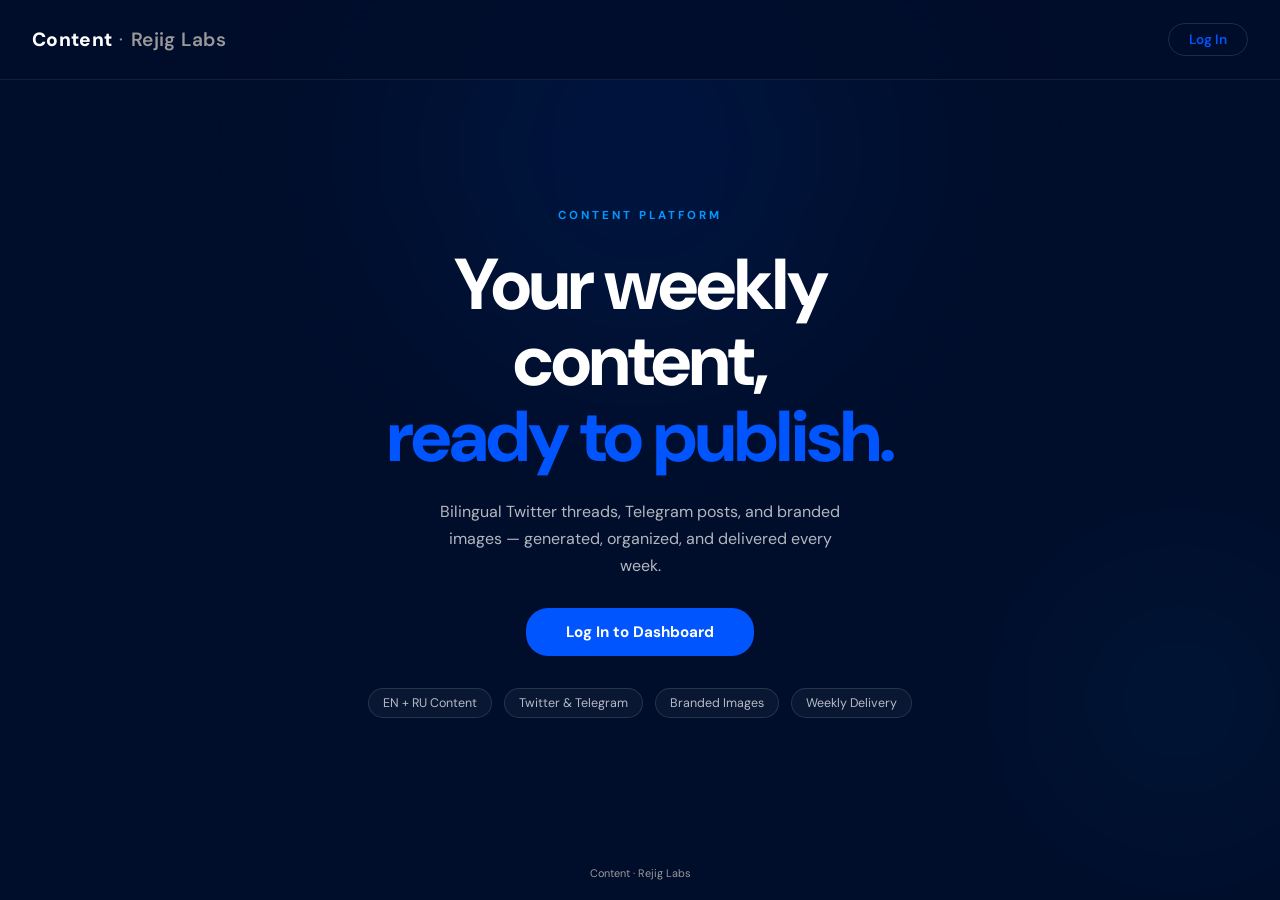
<file: index.html>
<!DOCTYPE html>
<html lang="en">
<head>
<meta charset="UTF-8">
<meta name="viewport" content="width=device-width, initial-scale=1.0">
<title>Content · Rejig Labs</title>
<link rel="icon" type="image/jpeg" href="favicon.jpg">
<style>
  @import url('https://fonts.googleapis.com/css2?family=DM+Sans:wght@400;500;600;700;800;900&display=swap');
  *, *::before, *::after { box-sizing: border-box; margin: 0; padding: 0; }
  :root {
    --bg: #000e2b;
    --surface: rgba(255,255,255,0.04);
    --surface2: rgba(255,255,255,0.07);
    --border: rgba(255,255,255,0.08);
    --blue: #0055ff;
    --blue-hover: #0044cc;
    --blue-link: #0099ff;
    --blue-dim: rgba(0,85,255,0.1);
    --green: #5BD69F;
    --green-dim: rgba(91,214,159,0.1);
    --yellow: #f0c040;
    --yellow-dim: rgba(240,192,64,0.1);
    --white: #ffffff;
    --muted: #999999;
    --text: rgba(255,255,255,0.7);
  }
  html, body {
    background: var(--bg); color: #fff;
    font-family: 'DM Sans', system-ui, -apple-system, sans-serif;
    min-height: 100vh; display: flex; flex-direction: column;
  }
  /* Background orbs */
  .bg-orb {
    position: fixed;
    border-radius: 50%;
    pointer-events: none;
    z-index: 0;
    filter: blur(80px);
  }
  .bg-orb-1 {
    width: 700px; height: 700px;
    background: radial-gradient(circle, rgba(0,85,255,0.12) 0%, transparent 70%);
    top: -200px; left: 50%; transform: translateX(-50%);
  }
  .bg-orb-2 {
    width: 400px; height: 400px;
    background: radial-gradient(circle, rgba(0,153,255,0.08) 0%, transparent 70%);
    bottom: 0; right: -100px;
  }
  nav, .hero-wrap, footer { position: relative; z-index: 1; }
  /* Navbar */
  nav {
    background: rgba(0,14,43,0.85);
    backdrop-filter: blur(12px);
    -webkit-backdrop-filter: blur(12px);
    border-bottom: 1px solid var(--border);
    padding: 0 32px;
    height: 80px;
    display: flex;
    align-items: center;
    justify-content: space-between;
    position: sticky; top: 0; z-index: 100;
  }
  .nav-brand {
    font-size: 1.2rem; font-weight: 800; color: #ffffff;
    letter-spacing: 0.3px; text-decoration: none;
  }
  .nav-brand .brand-sep { color: var(--muted); font-weight: 400; padding: 0 2px; }
  .nav-brand .brand-studio { color: var(--muted); font-weight: 600; }
  .nav-login {
    background: none; border: 1px solid rgba(255,255,255,0.12);
    color: var(--blue); padding: 7px 20px; border-radius: 22px;
    font-size: 0.85rem; font-weight: 600; cursor: pointer;
    text-decoration: none; transition: all 0.2s ease;
  }
  .nav-login:hover { background: var(--blue-dim); border-color: var(--blue); }
  /* Hero */
  .hero-wrap {
    flex: 1; display: flex; align-items: center; justify-content: center;
    padding: 60px 24px;
  }
  .hero {
    display: flex; flex-direction: column; align-items: center;
    gap: 24px; text-align: center; max-width: 560px;
  }
  .eyebrow {
    font-size: 0.72rem; font-weight: 700; letter-spacing: 3px;
    color: var(--blue-link); text-transform: uppercase;
  }
  .hero-title {
    font-size: clamp(2.5rem, 6vw, 4.5rem); font-weight: 800; letter-spacing: -2px; line-height: 1.05;
    color: #fff;
  }
  .hero-title .accent { color: var(--blue); }
  .hero-sub {
    font-size: 1rem; color: var(--text); line-height: 1.7; max-width: 420px;
  }
  .hero-actions { display: flex; gap: 12px; margin-top: 4px; }
  .btn-primary {
    background: #0055ff; color: #fff; border: none;
    padding: 14px 40px; border-radius: 22px; font-size: 0.95rem;
    font-weight: 700; cursor: pointer; text-decoration: none;
    transition: background 0.2s ease, transform 0.1s; display: inline-block;
  }
  .btn-primary:hover { background: #0044cc; }
  .btn-primary:active { transform: scale(0.98); }
  /* Features */
  .features {
    display: flex; gap: 12px; flex-wrap: wrap; justify-content: center;
    margin-top: 8px;
  }
  .feature-pill {
    background: var(--surface); border: 1px solid rgba(255,255,255,0.12);
    color: var(--text); font-size: 0.78rem; padding: 6px 14px;
    border-radius: 20px; white-space: nowrap;
  }
  /* Footer */
  footer {
    text-align: center; padding: 20px 24px;
    font-size: 0.68rem; color: var(--muted);
  }
</style>
</head>
<body>
<div class="bg-orb bg-orb-1"></div>
<div class="bg-orb bg-orb-2"></div>
<nav>
  <a class="nav-brand" href="#">Content<span class="brand-sep"> · </span><span class="brand-studio">Rejig Labs</span></a>
  <a href="login.html" class="nav-login">Log In</a>
</nav>
<div class="hero-wrap">
  <div class="hero">
    <p class="eyebrow">Content Platform</p>
    <h1 class="hero-title">Your weekly content,<br><span class="accent">ready to publish.</span></h1>
    <p class="hero-sub">Bilingual Twitter threads, Telegram posts, and branded images — generated, organized, and delivered every week.</p>
    <div class="hero-actions">
      <a href="login.html" class="btn-primary">Log In to Dashboard</a>
    </div>
    <div class="features">
      <span class="feature-pill">EN + RU Content</span>
      <span class="feature-pill">Twitter &amp; Telegram</span>
      <span class="feature-pill">Branded Images</span>
      <span class="feature-pill">Weekly Delivery</span>
    </div>
  </div>
</div>
<footer>Content · Rejig Labs</footer>
</body>
</html>
</file>
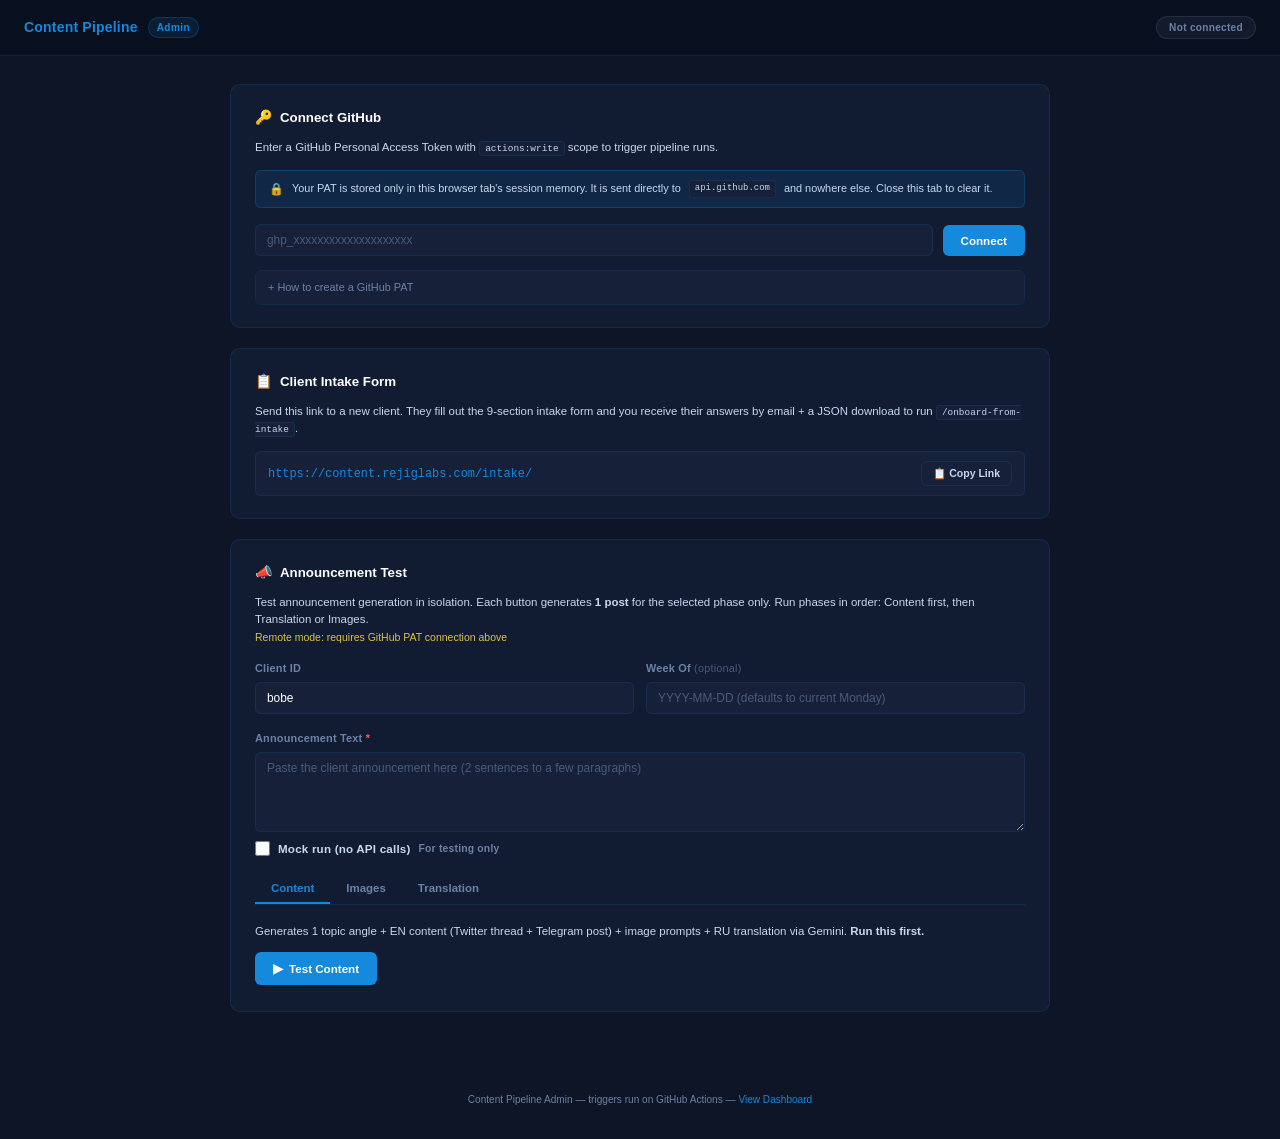
<file: admin/index.html>
<!DOCTYPE html>
<html lang="en">
<head>
<meta charset="UTF-8">
<meta name="viewport" content="width=device-width, initial-scale=1.0">
<meta http-equiv="X-Content-Type-Options" content="nosniff">
<meta name="referrer" content="strict-origin-when-cross-origin">
<meta name="github-repo" content="rtadik/bobe-content-dashboard">
<title>Content Pipeline Admin</title>
<link rel="stylesheet" href="admin.css">
</head>
<body>

<header class="site-header">
  <div class="brand">
    <span class="brand-name">Content Pipeline</span>
    <span class="brand-tag">Admin</span>
  </div>
  <div class="header-right">
    <div id="auth-status" class="auth-badge disconnected">Not connected</div>
    <button id="disconnect-btn" class="btn btn-ghost btn-sm" style="display:none">Disconnect</button>
  </div>
</header>

<main class="container">

  <!-- ── Auth Section ──────────────────────────────────────── -->
  <section id="section-auth" class="card">
    <h2 class="card-title">
      <span class="icon">&#128273;</span> Connect GitHub
    </h2>
    <p class="hint">
      Enter a GitHub Personal Access Token with <code>actions:write</code> scope to trigger pipeline runs.
    </p>
    <div class="security-note">
      <span class="icon-sm">&#128274;</span>
      Your PAT is stored only in this browser tab's session memory. It is sent directly to
      <code>api.github.com</code> and nowhere else. Close this tab to clear it.
    </div>
    <div class="form-row">
      <input
        type="password"
        id="pat-input"
        class="input"
        placeholder="ghp_xxxxxxxxxxxxxxxxxxxx"
        autocomplete="off"
        spellcheck="false"
      >
      <button id="connect-btn" class="btn btn-primary">Connect</button>
    </div>
    <p id="auth-error" class="error-msg" style="display:none"></p>

    <details class="pat-help">
      <summary>How to create a GitHub PAT</summary>
      <ol>
        <li>Go to <strong>GitHub → Settings → Developer Settings → Personal access tokens → Fine-grained tokens</strong></li>
        <li>Click <strong>Generate new token</strong></li>
        <li>Set expiration (90 days recommended)</li>
        <li>Under <strong>Repository access</strong>, select <strong>Only select repositories</strong> and choose <code>bobe-content-dashboard</code></li>
        <li>Under <strong>Permissions → Repository permissions</strong>, set <strong>Actions</strong> to <strong>Read and write</strong></li>
        <li>Click <strong>Generate token</strong> and copy it</li>
      </ol>
    </details>
  </section>

  <!-- ── Intake Form Link ──────────────────────────────────── -->
  <section id="section-intake" class="card">
    <h2 class="card-title">
      <span class="icon">&#128203;</span> Client Intake Form
    </h2>
    <p class="hint">
      Send this link to a new client. They fill out the 9-section intake form and you receive their
      answers by email + a JSON download to run <code>/onboard-from-intake</code>.
    </p>
    <div class="intake-link-row">
      <code id="intake-url" class="intake-url">https://content.rejiglabs.com/intake/</code>
      <button id="copy-intake-btn" class="btn btn-ghost btn-sm" onclick="copyIntakeLink()">
        &#128203; Copy Link
      </button>
    </div>
  </section>

  <!-- ── Weekly Pipeline Section ──────────────────────────── -->
  <section id="section-pipeline" class="card" style="display:none">
    <h2 class="card-title">
      <span class="icon">&#9881;</span> Weekly Content Pipeline
    </h2>
    <p class="hint">
      Triggers a full pipeline run on GitHub Actions: scrape topics, generate 42 content items
      (EN + RU), generate 42 images, finalize workbook, sync Airtable, and deploy the dashboard.
    </p>

    <div class="form-grid">
      <div class="form-group">
        <label for="pipeline-client">Client ID</label>
        <input type="text" id="pipeline-client" class="input" value="bobe" placeholder="bobe">
      </div>
      <div class="form-group">
        <label for="pipeline-week">Week Of <span class="label-hint">(optional)</span></label>
        <input type="text" id="pipeline-week" class="input" placeholder="YYYY-MM-DD (defaults to current Monday)">
      </div>
    </div>

    <div class="form-checks">
      <label class="check-label">
        <input type="checkbox" id="pipeline-skip-images">
        <span>Skip image generation</span>
        <span class="check-hint">Faster run, content only</span>
      </label>
      <label class="check-label">
        <input type="checkbox" id="pipeline-skip-airtable">
        <span>Skip Airtable sync</span>
      </label>
      <label class="check-label">
        <input type="checkbox" id="pipeline-mock">
        <span>Mock run (no API calls)</span>
        <span class="check-hint">For testing only</span>
      </label>
    </div>

    <div class="form-actions">
      <button id="pipeline-run-btn" class="btn btn-primary">
        <span class="btn-icon">&#9654;</span> Run Pipeline
      </button>
    </div>

    <p id="pipeline-msg" class="success-msg" style="display:none"></p>
    <p id="pipeline-error" class="error-msg" style="display:none"></p>
  </section>

  <!-- ── Announcement Test Section ─────────────────────────── -->
  <section id="section-announcement" class="card">
    <h2 class="card-title">
      <span class="icon">&#128227;</span> Announcement Test
    </h2>
    <p class="hint">
      Test announcement generation in isolation. Each button generates <strong>1 post</strong> for the selected phase only.
      Run phases in order: Content first, then Translation or Images.
      <br><span id="ann-mode-hint" style="color:var(--green);font-size:0.75rem;"></span>
    </p>

    <div class="form-grid">
      <div class="form-group">
        <label for="ann-client">Client ID</label>
        <input type="text" id="ann-client" class="input" value="bobe" placeholder="bobe">
      </div>
      <div class="form-group">
        <label for="ann-week">Week Of <span class="label-hint">(optional)</span></label>
        <input type="text" id="ann-week" class="input" placeholder="YYYY-MM-DD (defaults to current Monday)">
      </div>
    </div>

    <div class="form-group form-group-full" style="margin-top:12px">
      <label for="ann-text">Announcement Text <span class="label-required">*</span></label>
      <textarea id="ann-text" class="input" rows="4" placeholder="Paste the client announcement here (2 sentences to a few paragraphs)"></textarea>
    </div>

    <label class="check-label" style="margin-top:8px">
      <input type="checkbox" id="ann-mock">
      <span>Mock run (no API calls)</span>
      <span class="check-hint">For testing only</span>
    </label>

    <div class="ann-tabs" style="margin-top:16px">
      <div class="ann-tab-bar">
        <button class="ann-tab-btn active" data-phase="content">Content</button>
        <button class="ann-tab-btn" data-phase="images">Images</button>
        <button class="ann-tab-btn" data-phase="translation">Translation</button>
      </div>

      <div class="ann-tab-panel" id="ann-panel-content">
        <p class="hint">Generates 1 topic angle + EN content (Twitter thread + Telegram post) + image prompts + RU translation via Gemini. <strong>Run this first.</strong></p>
        <button id="ann-run-content" class="btn btn-primary">
          <span class="btn-icon">&#9654;</span> Test Content
        </button>
      </div>

      <div class="ann-tab-panel" id="ann-panel-images" style="display:none">
        <p class="hint">Generates EN + RU images for the existing topic. Requires content phase to have run first.</p>
        <button id="ann-run-images" class="btn btn-primary">
          <span class="btn-icon">&#127912;</span> Test Images
        </button>
      </div>

      <div class="ann-tab-panel" id="ann-panel-translation" style="display:none">
        <p class="hint">Re-generates only Russian translation for the existing EN content. Requires content phase first.</p>
        <button id="ann-run-translation" class="btn btn-primary">
          <span class="btn-icon">&#127760;</span> Test Translation
        </button>
      </div>
    </div>

    <p id="ann-msg" class="success-msg" style="display:none"></p>
    <p id="ann-error" class="error-msg" style="display:none"></p>
  </section>

  <!-- ── Onboard Client Section ────────────────────────────── -->
  <section id="section-onboard" class="card" style="display:none">
    <h2 class="card-title">
      <span class="icon">&#10133;</span> Onboard New Client
    </h2>
    <p class="hint">
      Creates a new client directory from the template and commits it to the repo.
      Run <code>/onboard-client {id}</code> in Claude Code afterwards to AI-draft the content guidelines.
    </p>

    <div class="form-grid">
      <div class="form-group">
        <label for="onboard-id">Client ID <span class="label-required">*</span></label>
        <input type="text" id="onboard-id" class="input" placeholder="acmecorp (lowercase, no spaces)">
      </div>
      <div class="form-group">
        <label for="onboard-name">Display Name <span class="label-required">*</span></label>
        <input type="text" id="onboard-name" class="input" placeholder="Acme Corp">
      </div>
      <div class="form-group">
        <label for="onboard-tagline">Tagline <span class="label-required">*</span></label>
        <input type="text" id="onboard-tagline" class="input" placeholder="One-line brand tagline">
      </div>
      <div class="form-group">
        <label for="onboard-website">Website <span class="label-required">*</span></label>
        <input type="text" id="onboard-website" class="input" placeholder="acmecorp.com">
      </div>
      <div class="form-group form-group-full">
        <label for="onboard-industry">Industry <span class="label-required">*</span></label>
        <input type="text" id="onboard-industry" class="input" placeholder="DeFi, SaaS, ecommerce...">
      </div>
      <div class="form-group form-group-full">
        <label for="onboard-airtable">Airtable Base ID <span class="label-hint">(optional)</span></label>
        <input type="text" id="onboard-airtable" class="input" placeholder="appXXXXXXXXXX (leave blank to skip)">
      </div>
    </div>

    <!-- Hidden fields with defaults -->
    <input type="hidden" id="onboard-platforms" value="twitter,telegram">
    <input type="hidden" id="onboard-primary" value="#1a1a2e">
    <input type="hidden" id="onboard-accent" value="#00aaff">

    <div class="form-actions">
      <button id="onboard-run-btn" class="btn btn-primary">
        <span class="btn-icon">&#10133;</span> Create Client
      </button>
    </div>

    <p id="onboard-msg" class="success-msg" style="display:none"></p>
    <p id="onboard-error" class="error-msg" style="display:none"></p>

    <div id="onboard-next" class="next-steps" style="display:none">
      <strong>Client created.</strong> Next step: run
      <code id="onboard-next-cmd">/onboard-client {id}</code> in Claude Code to
      AI-draft the content guidelines, keywords, and context files.
    </div>
  </section>

  <!-- ── Run Status Section ────────────────────────────────── -->
  <section id="section-status" class="card" style="display:none">
    <div class="status-header">
      <h2 class="card-title">
        <span class="icon">&#128202;</span> Run Status
      </h2>
      <div class="status-controls">
        <span id="auto-refresh-indicator" class="refresh-badge" style="display:none">
          <span class="pulse"></span> Auto-refreshing
        </span>
        <button id="refresh-btn" class="btn btn-ghost btn-sm">
          <span>&#8635;</span> Refresh
        </button>
      </div>
    </div>

    <div class="runs-grid">
      <div class="runs-col">
        <h3 class="runs-heading">Weekly Pipeline Runs</h3>
        <div id="pipeline-runs" class="runs-list">
          <div class="runs-empty">Loading...</div>
        </div>
      </div>
      <div class="runs-col">
        <h3 class="runs-heading">Announcement Runs</h3>
        <div id="announcement-runs" class="runs-list">
          <div class="runs-empty">Loading...</div>
        </div>
      </div>
      <div class="runs-col">
        <h3 class="runs-heading">Onboard Runs</h3>
        <div id="onboard-runs" class="runs-list">
          <div class="runs-empty">Loading...</div>
        </div>
      </div>
    </div>
  </section>

</main>

<footer class="site-footer">
  Content Pipeline Admin &mdash; triggers run on GitHub Actions &mdash;
  <a href="https://rtadik.github.io/bobe-content-dashboard" target="_blank" rel="noopener">
    View Dashboard
  </a>
</footer>

<script src="admin.js"></script>
</body>
</html>
</file>
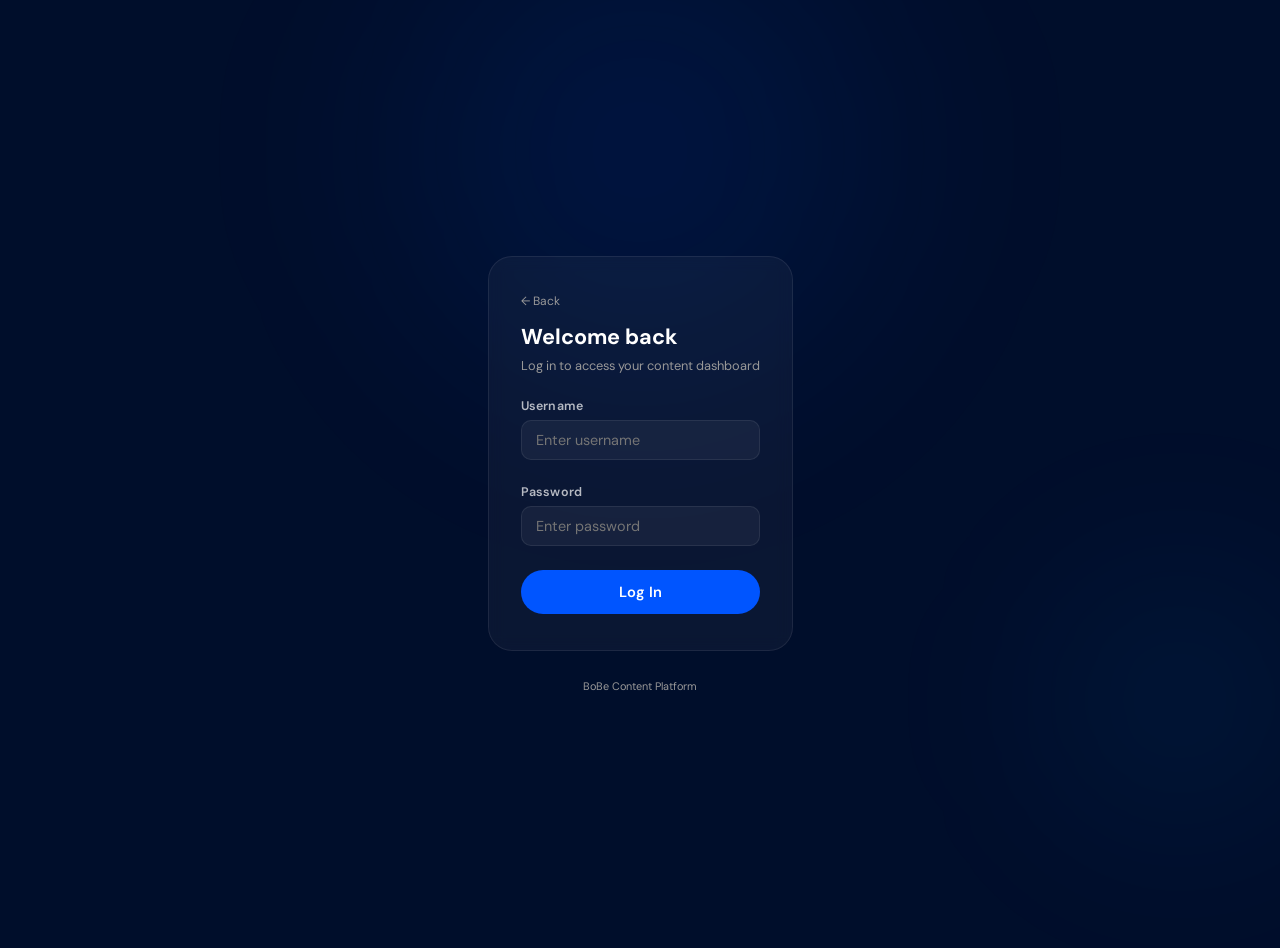
<file: dashboard/bobe/index.html>
<!DOCTYPE html>
<html>
<head>
<meta charset="UTF-8">
<meta http-equiv="refresh" content="0; url=week-2026-03-02.html">
<title>BoBe Dashboard</title>
</head>
<body>
<p>Redirecting to <a href="week-2026-03-02.html">latest content</a>...</p>
</body>
</html>
</file>
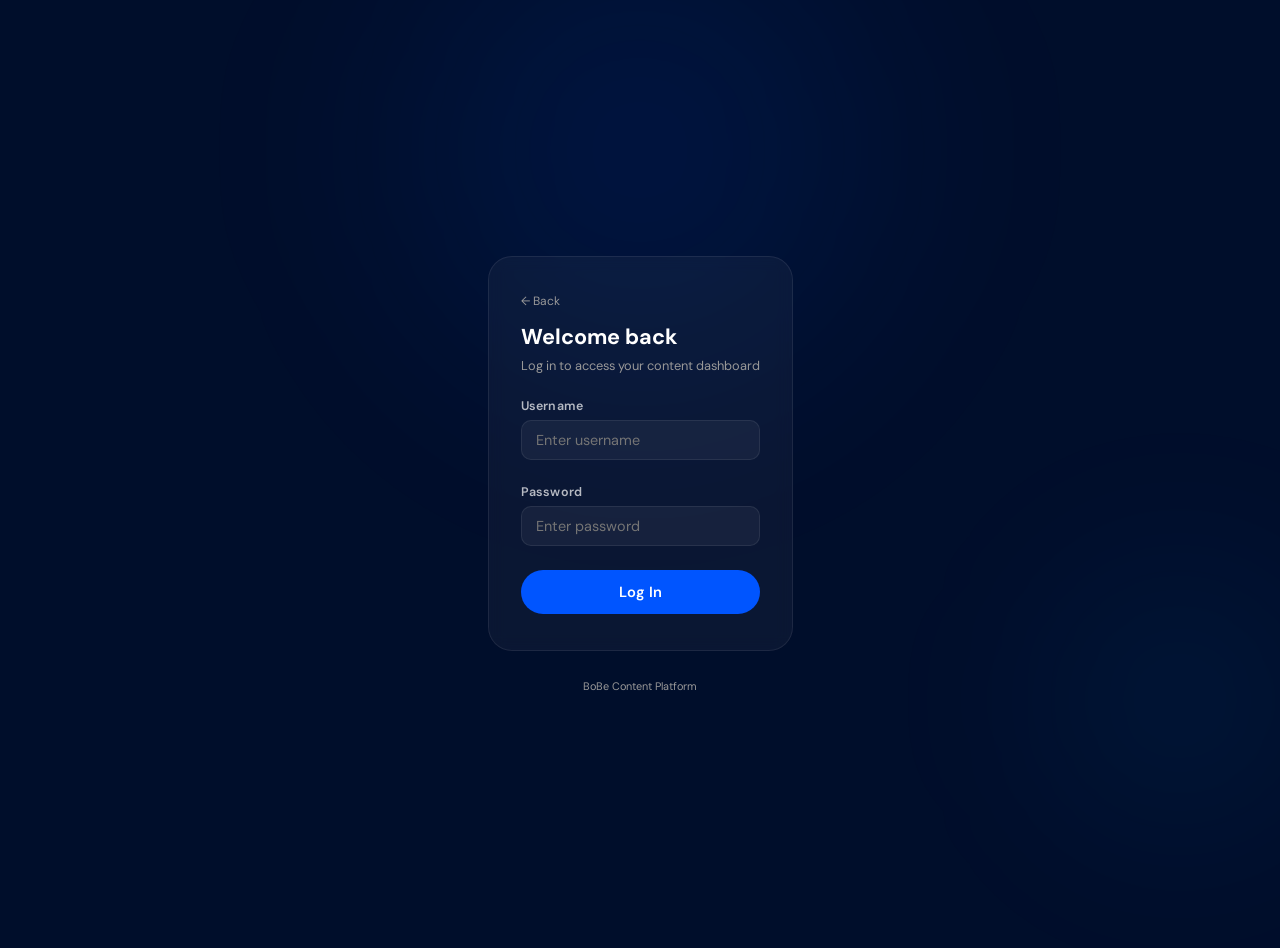
<file: login.html>
<!DOCTYPE html>
<html lang="en">
<head>
<meta charset="UTF-8">
<meta name="viewport" content="width=device-width, initial-scale=1.0">
<title>Log In — BoBe</title>
<link rel="icon" type="image/jpeg" href="favicon.jpg">
<style>
  @import url('https://fonts.googleapis.com/css2?family=DM+Sans:wght@400;500;600;700;800;900&display=swap');
  *, *::before, *::after { box-sizing: border-box; margin: 0; padding: 0; }
  :root {
    --bg: #000e2b;
    --surface: rgba(255,255,255,0.04);
    --surface2: rgba(255,255,255,0.07);
    --border: rgba(255,255,255,0.08);
    --blue: #0055ff;
    --blue-hover: #0044cc;
    --blue-link: #0099ff;
    --blue-dim: rgba(0,85,255,0.1);
    --white: #ffffff;
    --muted: #999999;
    --text: rgba(255,255,255,0.7);
    --red: #FF6B6B;
  }
  html, body {
    background: var(--bg); color: #fff;
    font-family: 'DM Sans', system-ui, -apple-system, sans-serif;
    min-height: 100vh; display: flex; flex-direction: column;
    align-items: center; justify-content: center; padding: 24px;
  }
  /* Background orbs */
  .bg-orb {
    position: fixed;
    border-radius: 50%;
    pointer-events: none;
    z-index: 0;
    filter: blur(80px);
  }
  .bg-orb-1 {
    width: 700px; height: 700px;
    background: radial-gradient(circle, rgba(0,85,255,0.12) 0%, transparent 70%);
    top: -200px; left: 50%; transform: translateX(-50%);
  }
  .bg-orb-2 {
    width: 400px; height: 400px;
    background: radial-gradient(circle, rgba(0,153,255,0.08) 0%, transparent 70%);
    bottom: 0; right: -100px;
  }
  .card {
    background: var(--surface); border: 1px solid var(--border);
    border-radius: 24px; padding: 36px 32px; width: 100%; max-width: 380px;
    display: flex; flex-direction: column; gap: 24px;
    backdrop-filter: blur(8px);
    position: relative; z-index: 1;
  }
  .card-header { display: flex; flex-direction: column; gap: 6px; }
  .back-link {
    font-size: 0.75rem; color: var(--muted); text-decoration: none;
    display: flex; align-items: center; gap: 4px; margin-bottom: 8px;
    transition: color 0.2s ease;
  }
  .back-link:hover { color: var(--text); }
  .card-title { font-size: 1.35rem; font-weight: 700; }
  .card-subtitle { font-size: 0.8rem; color: var(--muted); }
  .field { display: flex; flex-direction: column; gap: 6px; }
  .field label { font-size: 0.78rem; font-weight: 600; color: var(--text); letter-spacing: 0.2px; }
  .field input {
    background: rgba(255,255,255,0.05); border: 1px solid var(--border);
    color: #fff; padding: 10px 14px; border-radius: 10px; font-size: 0.9rem;
    outline: none; transition: border-color 0.2s ease;
    font-family: inherit;
  }
  .field input:focus { border-color: #0099ff; }
  .error-msg {
    background: rgba(255,107,107,0.1); border: 1px solid rgba(255,107,107,0.3);
    color: var(--red); font-size: 0.78rem; padding: 9px 13px; border-radius: 8px;
    display: none;
  }
  .error-msg.show { display: block; }
  .submit-btn {
    background: #0055ff; color: #fff; border: none;
    padding: 12px; border-radius: 22px; font-size: 0.92rem;
    font-weight: 600; cursor: pointer; width: 100%;
    transition: background 0.2s ease; font-family: inherit;
  }
  .submit-btn:hover { background: #0044cc; }
  .submit-btn:disabled { opacity: 0.6; cursor: not-allowed; }
  .site-footer {
    margin-top: 28px; font-size: 0.68rem; color: var(--muted);
    position: relative; z-index: 1;
  }
</style>
</head>
<body>
<div class="bg-orb bg-orb-1"></div>
<div class="bg-orb bg-orb-2"></div>
<div class="card">
  <div class="card-header">
    <a href="index.html" class="back-link">&#8592; Back</a>
    <h1 class="card-title">Welcome back</h1>
    <p class="card-subtitle">Log in to access your content dashboard</p>
  </div>
  <div class="field">
    <label for="username">Username</label>
    <input type="text" id="username" placeholder="Enter username" autocomplete="username" autocapitalize="none">
  </div>
  <div class="field">
    <label for="password">Password</label>
    <input type="password" id="password" placeholder="Enter password" autocomplete="current-password">
  </div>
  <div class="error-msg" id="error-msg">Incorrect username or password.</div>
  <button class="submit-btn" id="login-btn" onclick="handleLogin()">Log In</button>
</div>
<footer class="site-footer">BoBe Content Platform</footer>

<script>
// Credentials map injected at build time (SHA-256 hashed passwords only)
const CREDENTIALS = [{"username": "admin", "password_hash": "860d0233191a29895fa58c7a793d1911bfd9f20a0b195b20e5c5a8cc157119c5", "client_id": "bobe", "role": "client", "display_name": "BoBe"}];

async function sha256(message) {
  const msgBuffer = new TextEncoder().encode(message);
  const hashBuffer = await crypto.subtle.digest('SHA-256', msgBuffer);
  const hashArray = Array.from(new Uint8Array(hashBuffer));
  return hashArray.map(b => b.toString(16).padStart(2, '0')).join('');
}

async function handleLogin() {
  const username = document.getElementById('username').value.trim();
  const password = document.getElementById('password').value;
  const btn = document.getElementById('login-btn');
  const errEl = document.getElementById('error-msg');

  if (!username || !password) {
    errEl.textContent = 'Please enter both username and password.';
    errEl.classList.add('show');
    return;
  }

  btn.disabled = true;
  btn.textContent = 'Checking...';
  errEl.classList.remove('show');

  try {
    const hash = await sha256(password);
    const match = CREDENTIALS.find(c => c.username === username && c.password_hash === hash);

    if (!match) {
      errEl.textContent = 'Incorrect username or password.';
      errEl.classList.add('show');
      btn.disabled = false;
      btn.textContent = 'Log In';
      return;
    }

    // Store session
    sessionStorage.setItem('dash_auth', JSON.stringify({
      clientId: match.client_id,
      username: match.username,
      role: match.role,
      display_name: match.display_name
    }));

    // Redirect based on role
    if (match.role === 'admin') {
      window.location.href = 'admin/';
    } else {
      window.location.href = 'dashboard/' + match.client_id + '/';
    }
  } catch (err) {
    errEl.textContent = 'Login error. Please try again.';
    errEl.classList.add('show');
    btn.disabled = false;
    btn.textContent = 'Log In';
  }
}

// Allow Enter key to submit
document.addEventListener('keydown', e => {
  if (e.key === 'Enter') handleLogin();
});
</script>
</body>
</html>
</file>
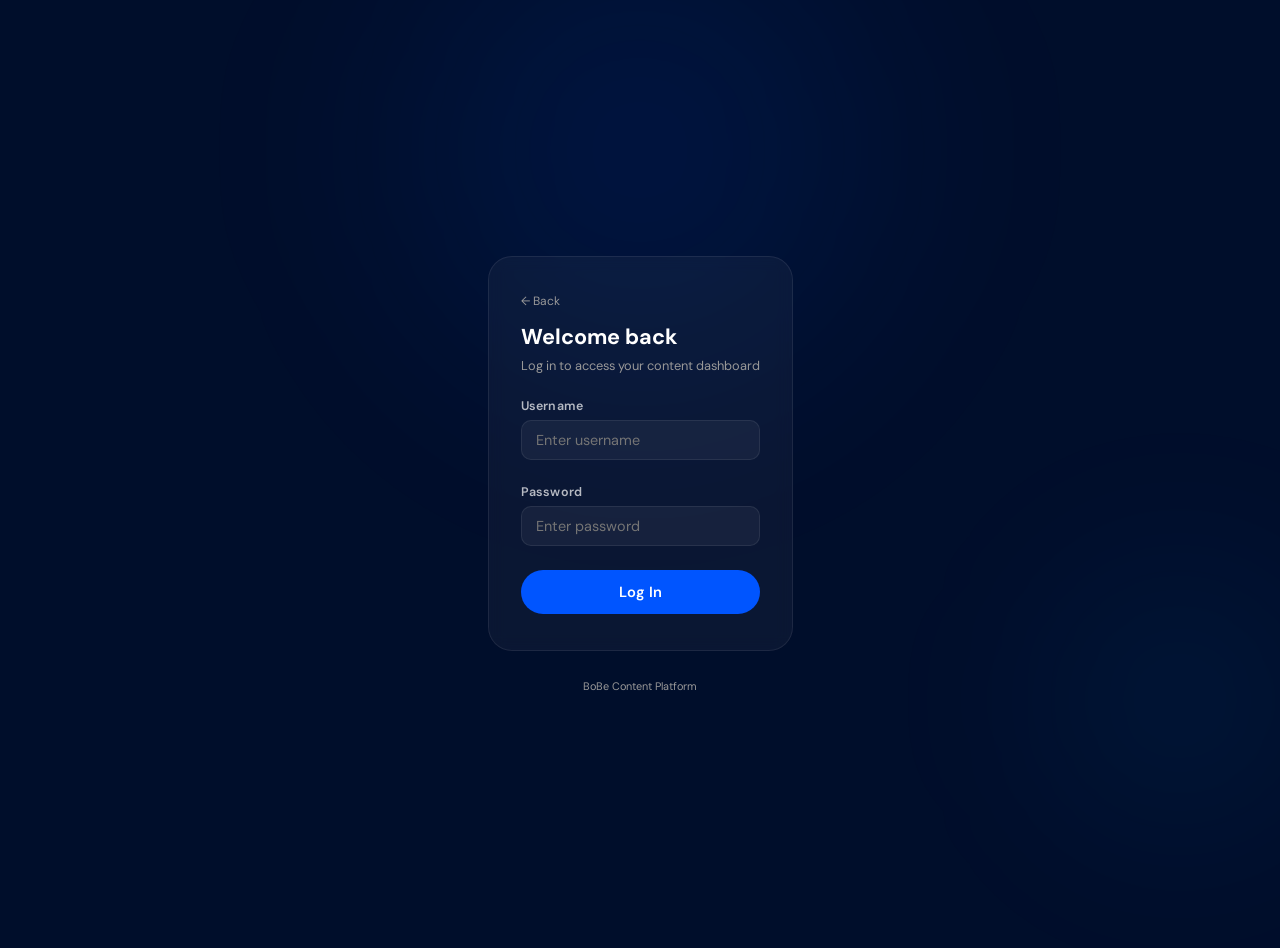
<file: dashboard/bobe/login.html>
<!DOCTYPE html>
<html lang="en">
<head>
<meta charset="UTF-8">
<meta name="viewport" content="width=device-width, initial-scale=1.0">
<title>Log In — BoBe</title>
<link rel="icon" type="image/jpeg" href="../../favicon.jpg">
<style>
  @import url('https://fonts.googleapis.com/css2?family=DM+Sans:wght@400;500;600;700;800;900&display=swap');
  *, *::before, *::after { box-sizing: border-box; margin: 0; padding: 0; }
  :root {
    --bg: #000e2b;
    --surface: rgba(255,255,255,0.04);
    --surface2: rgba(255,255,255,0.07);
    --border: rgba(255,255,255,0.08);
    --blue: #0055ff;
    --blue-hover: #0044cc;
    --blue-link: #0099ff;
    --blue-dim: rgba(0,85,255,0.1);
    --white: #ffffff;
    --muted: #999999;
    --text: rgba(255,255,255,0.7);
    --red: #FF6B6B;
  }
  html, body {
    background: var(--bg); color: #fff;
    font-family: 'DM Sans', system-ui, -apple-system, sans-serif;
    min-height: 100vh; display: flex; flex-direction: column;
    align-items: center; justify-content: center; padding: 24px;
  }
  .bg-orb {
    position: fixed;
    border-radius: 50%;
    pointer-events: none;
    z-index: 0;
    filter: blur(80px);
  }
  .bg-orb-1 {
    width: 700px; height: 700px;
    background: radial-gradient(circle, rgba(0,85,255,0.12) 0%, transparent 70%);
    top: -200px; left: 50%; transform: translateX(-50%);
  }
  .bg-orb-2 {
    width: 400px; height: 400px;
    background: radial-gradient(circle, rgba(0,153,255,0.08) 0%, transparent 70%);
    bottom: 0; right: -100px;
  }
  .card {
    background: var(--surface); border: 1px solid var(--border);
    border-radius: 24px; padding: 36px 32px; width: 100%; max-width: 380px;
    display: flex; flex-direction: column; gap: 24px;
    backdrop-filter: blur(8px);
    position: relative; z-index: 1;
  }
  .card-header { display: flex; flex-direction: column; gap: 6px; }
  .back-link {
    font-size: 0.75rem; color: var(--muted); text-decoration: none;
    display: flex; align-items: center; gap: 4px; margin-bottom: 8px;
    transition: color 0.2s ease;
  }
  .back-link:hover { color: var(--text); }
  .card-title { font-size: 1.35rem; font-weight: 700; }
  .card-subtitle { font-size: 0.8rem; color: var(--muted); }
  .field { display: flex; flex-direction: column; gap: 6px; }
  .field label { font-size: 0.78rem; font-weight: 600; color: var(--text); letter-spacing: 0.2px; }
  .field input {
    background: rgba(255,255,255,0.05); border: 1px solid var(--border);
    color: #fff; padding: 10px 14px; border-radius: 10px; font-size: 0.9rem;
    outline: none; transition: border-color 0.2s ease;
    font-family: inherit;
  }
  .field input:focus { border-color: #0099ff; }
  .error-msg {
    background: rgba(255,107,107,0.1); border: 1px solid rgba(255,107,107,0.3);
    color: var(--red); font-size: 0.78rem; padding: 9px 13px; border-radius: 8px;
    display: none;
  }
  .error-msg.show { display: block; }
  .submit-btn {
    background: #0055ff; color: #fff; border: none;
    padding: 12px; border-radius: 22px; font-size: 0.92rem;
    font-weight: 600; cursor: pointer; width: 100%;
    transition: background 0.2s ease; font-family: inherit;
  }
  .submit-btn:hover { background: #0044cc; }
  .submit-btn:disabled { opacity: 0.6; cursor: not-allowed; }
  .site-footer {
    margin-top: 28px; font-size: 0.68rem; color: var(--muted);
    position: relative; z-index: 1;
  }
</style>
</head>
<body>
<div class="bg-orb bg-orb-1"></div>
<div class="bg-orb bg-orb-2"></div>
<div class="card">
  <div class="card-header">
    <a href="../../index.html" class="back-link">&#8592; Back</a>
    <h1 class="card-title">Welcome back</h1>
    <p class="card-subtitle">Log in to access your content dashboard</p>
  </div>
  <div class="field">
    <label for="username">Username</label>
    <input type="text" id="username" placeholder="Enter username" autocomplete="username" autocapitalize="none">
  </div>
  <div class="field">
    <label for="password">Password</label>
    <input type="password" id="password" placeholder="Enter password" autocomplete="current-password">
  </div>
  <div class="error-msg" id="error-msg">Incorrect username or password.</div>
  <button class="submit-btn" id="login-btn" onclick="handleLogin()">Log In</button>
</div>
<footer class="site-footer">BoBe Content Platform</footer>

<script>
// Credentials: only this client's credential is baked in (credential isolation)
const CREDENTIALS = [{"username": "admin", "password_hash": "860d0233191a29895fa58c7a793d1911bfd9f20a0b195b20e5c5a8cc157119c5", "client_id": "bobe", "role": "client", "display_name": "BoBe"}];

async function sha256(message) {
  const msgBuffer = new TextEncoder().encode(message);
  const hashBuffer = await crypto.subtle.digest('SHA-256', msgBuffer);
  const hashArray = Array.from(new Uint8Array(hashBuffer));
  return hashArray.map(b => b.toString(16).padStart(2, '0')).join('');
}

async function handleLogin() {
  const username = document.getElementById('username').value.trim();
  const password = document.getElementById('password').value;
  const btn = document.getElementById('login-btn');
  const errEl = document.getElementById('error-msg');

  if (!username || !password) {
    errEl.textContent = 'Please enter both username and password.';
    errEl.classList.add('show');
    return;
  }

  btn.disabled = true;
  btn.textContent = 'Checking...';
  errEl.classList.remove('show');

  try {
    const hash = await sha256(password);
    const match = CREDENTIALS.find(c => c.username === username && c.password_hash === hash);

    if (!match) {
      errEl.textContent = 'Incorrect username or password.';
      errEl.classList.add('show');
      btn.disabled = false;
      btn.textContent = 'Log In';
      return;
    }

    // Store session
    sessionStorage.setItem('dash_auth', JSON.stringify({
      clientId: match.client_id,
      username: match.username,
      role: match.role,
      display_name: match.display_name
    }));

    // Redirect to this client's dashboard (same directory)
    window.location.href = './';
  } catch (err) {
    errEl.textContent = 'Login error. Please try again.';
    errEl.classList.add('show');
    btn.disabled = false;
    btn.textContent = 'Log In';
  }
}

// Allow Enter key to submit
document.addEventListener('keydown', e => {
  if (e.key === 'Enter') handleLogin();
});
</script>
</body>
</html>
</file>
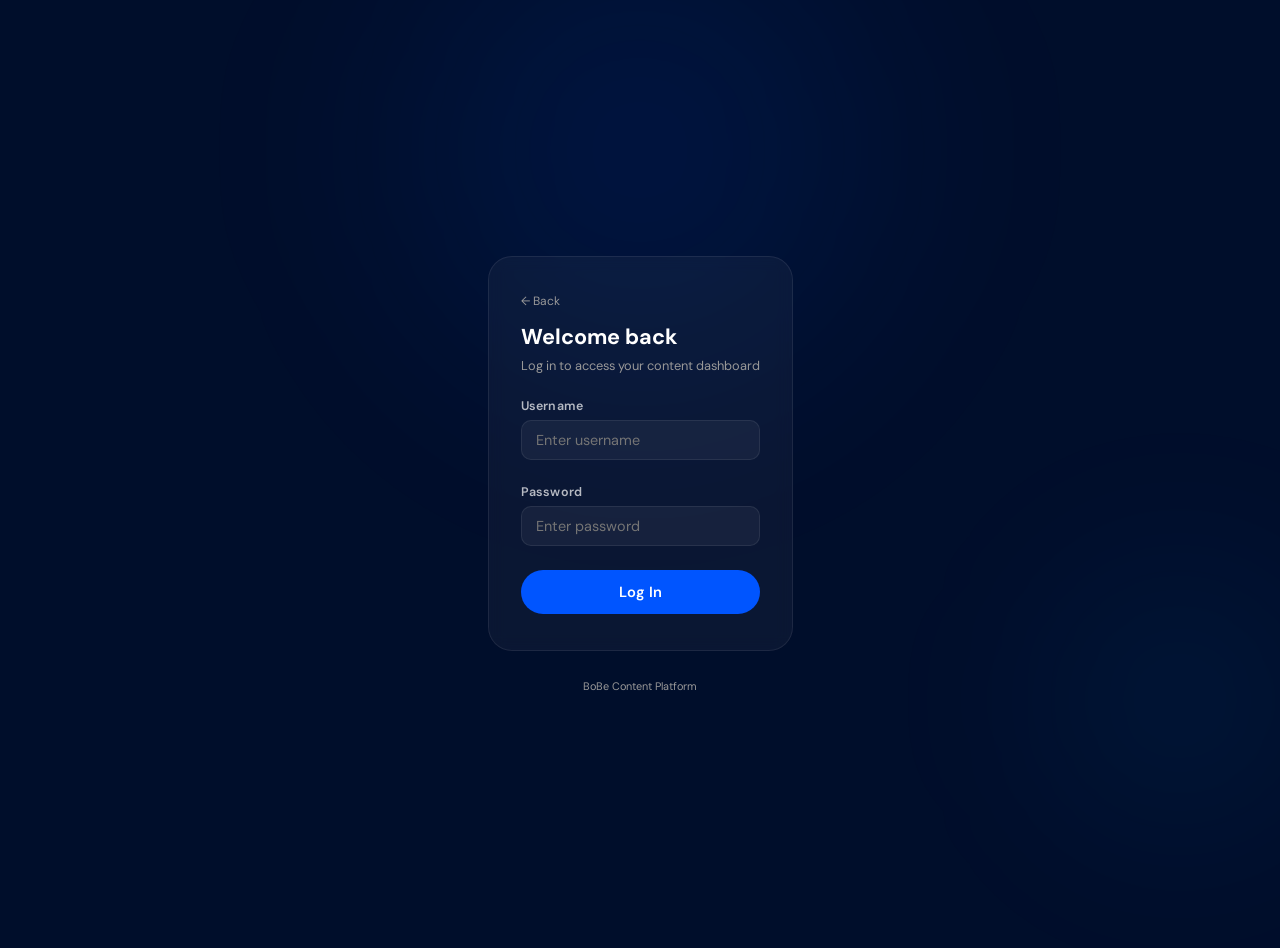
<file: dashboard/bobe/week-2026-02-16.html>
<!DOCTYPE html>
<html lang="en">
<head>
<meta charset="UTF-8">
<meta name="viewport" content="width=device-width, initial-scale=1.0">
<title>BoBe Content Dashboard — Week of 2026-02-16</title>
<link rel="icon" type="image/jpeg" href="../../favicon.jpg">
<style>
  @import url('https://fonts.googleapis.com/css2?family=DM+Sans:wght@400;500;600;700;800;900&display=swap');
  *, *::before, *::after { box-sizing: border-box; margin: 0; padding: 0; }

  :root {
    --bg: #000e2b;
    --surface: rgba(255,255,255,0.04);
    --surface2: rgba(255,255,255,0.07);
    --border: rgba(255,255,255,0.08);
    --blue: #0055ff;
    --blue-hover: #0044cc;
    --blue-link: #0099ff;
    --blue-dim: rgba(0,85,255,0.1);
    --green: #5BD69F;
    --green-dim: rgba(91,214,159,0.1);
    --yellow: #f0c040;
    --yellow-dim: rgba(240,192,64,0.1);
    --white: #ffffff;
    --muted: #999999;
    --text: rgba(255,255,255,0.7);
  }

  html, body {
    background: var(--bg);
    color: var(--white);
    font-family: 'DM Sans', system-ui, -apple-system, sans-serif;
    min-height: 100vh;
    line-height: 1.5;
  }

  /* Header */
  header {
    background: rgba(0,14,43,0.85);
    backdrop-filter: blur(12px);
    -webkit-backdrop-filter: blur(12px);
    border-bottom: 1px solid var(--border);
    padding: 0 24px;
    height: 80px;
    display: flex;
    align-items: center;
    gap: 16px;
    position: sticky;
    top: 0;
    z-index: 200;
  }

  .brand {
    display: flex;
    align-items: center;
    gap: 8px;
    font-size: 1.1rem;
    font-weight: 700;
    color: var(--blue);
    letter-spacing: 0.3px;
    white-space: nowrap;
  }
  .brand-dot { color: var(--pink); }

  .header-sep { width: 1px; height: 20px; background: var(--border); }

  .header-count {
    font-size: 0.78rem;
    background: var(--blue-dim);
    border: 1px solid rgba(0,85,255,0.2);
    color: var(--blue);
    padding: 2px 9px;
    border-radius: 20px;
    white-space: nowrap;
  }

  .spacer { flex: 1; }

  /* Week tabs — centered */
  .week-tabs {
    position: absolute;
    left: 50%;
    transform: translateX(-50%);
    display: flex;
    gap: 6px;
    align-items: center;
  }
  .week-tab {
    background: var(--surface2);
    border: 1px solid var(--border);
    color: var(--muted);
    padding: 6px 16px;
    border-radius: 8px;
    font-size: 0.8rem;
    font-weight: 600;
    cursor: pointer;
    text-decoration: none;
    white-space: nowrap;
    transition: all 0.15s;
  }
  .week-tab:hover:not(.active) { border-color: rgba(0,85,255,0.4); color: var(--text); }
  .week-tab.active {
    background: var(--blue-dim);
    border-color: rgba(0,85,255,0.5);
    color: var(--blue);
  }
  .week-tab.placeholder-tab {
    border-style: dashed;
    color: var(--muted);
  }
  .week-tab.placeholder-tab.active {
    border-style: solid;
    color: var(--blue);
  }
  .week-add-btn {
    background: none;
    border: 1px dashed rgba(0,85,255,0.4);
    color: rgba(0,85,255,0.7);
    padding: 4px 11px;
    border-radius: 8px;
    font-size: 1rem;
    font-weight: 500;
    line-height: 1.4;
    cursor: pointer;
    transition: all 0.15s;
    flex-shrink: 0;
  }
  .week-add-btn:hover { background: var(--blue-dim); border-color: var(--blue); color: var(--blue); }

  /* Placeholder week */
  .placeholder-grid {
    display: grid;
    grid-template-columns: repeat(auto-fill, minmax(340px, 1fr));
    gap: 24px;
    padding: 40px 24px;
    max-width: 1200px;
    margin: 0 auto;
  }
  .placeholder-card {
    background: var(--surface);
    border: 1px dashed rgba(255,255,255,0.1);
    border-radius: 24px;
    display: flex;
    flex-direction: column;
    align-items: center;
    justify-content: center;
    padding: 56px 32px;
    gap: 12px;
    text-align: center;
    min-height: 300px;
    transition: border-color 0.2s;
  }
  .placeholder-card:hover { border-color: rgba(0,85,255,0.25); }
  .placeholder-icon { font-size: 2.2rem; opacity: 0.2; }
  .placeholder-label { font-size: 1rem; font-weight: 700; color: var(--muted); }
  .placeholder-hint { font-size: 0.82rem; color: var(--muted); opacity: 0.6; max-width: 260px; line-height: 1.5; }
  .generate-bucket-btn {
    background: var(--blue);
    border: none;
    color: #fff;
    padding: 9px 26px;
    border-radius: 10px;
    font-size: 0.86rem;
    font-weight: 600;
    cursor: pointer;
    font-family: inherit;
    transition: background 0.15s;
    margin-top: 4px;
  }
  .generate-bucket-btn:hover { background: var(--blue-hover); }
  .generate-bucket-btn:disabled { opacity: 0.55; cursor: not-allowed; }

  /* Add-week modal */
  .add-week-overlay {
    position: fixed; inset: 0;
    background: rgba(0,0,0,0.55);
    backdrop-filter: blur(4px);
    z-index: 900;
    display: none;
    align-items: center;
    justify-content: center;
  }
  .add-week-overlay.open { display: flex; }
  .add-week-box {
    background: #0d1a36;
    border: 1px solid rgba(255,255,255,0.1);
    border-radius: 20px;
    padding: 32px;
    width: 360px;
    max-width: 92vw;
    display: flex;
    flex-direction: column;
    gap: 16px;
  }
  .add-week-box h3 { font-size: 1.05rem; font-weight: 700; }
  .add-week-box p { font-size: 0.84rem; color: var(--muted); line-height: 1.55; }
  .add-week-box input[type=date] {
    width: 100%;
    background: var(--surface2);
    border: 1px solid var(--border);
    color: var(--white);
    padding: 9px 12px;
    border-radius: 9px;
    font-size: 0.88rem;
    font-family: inherit;
    color-scheme: dark;
  }
  .add-week-actions { display: flex; gap: 10px; justify-content: flex-end; margin-top: 4px; }
  .add-week-actions button {
    padding: 8px 18px;
    border-radius: 9px;
    border: 1px solid var(--border);
    background: none;
    color: var(--muted);
    cursor: pointer;
    font-family: inherit;
    font-size: 0.84rem;
    font-weight: 500;
    transition: all 0.15s;
  }
  .add-week-actions .btn-confirm {
    background: var(--blue);
    border-color: var(--blue);
    color: #fff;
    font-weight: 600;
  }
  .add-week-actions .btn-confirm:hover { background: var(--blue-hover); }

  /* Language toggle */
  .lang-toggle {
    display: flex;
    background: var(--surface2);
    border: 1px solid var(--border);
    border-radius: 8px;
    overflow: hidden;
  }
  .lang-btn {
    background: none;
    border: none;
    color: var(--muted);
    padding: 5px 14px;
    cursor: pointer;
    font-size: 0.78rem;
    font-weight: 600;
    letter-spacing: 0.5px;
    transition: all 0.15s;
  }
  .lang-btn.active { background: var(--blue); color: #fff; }
  .lang-btn:hover:not(.active) { color: var(--text); }

  /* Client logo (top-left, replaces brand name) */
  .client-logo {
    height: 40px;
    width: auto;
    max-width: 140px;
    object-fit: contain;
    flex-shrink: 0;
  }

  /* Logout button */
  .logout-btn {
    background: none;
    border: 1px solid var(--border);
    color: var(--muted);
    padding: 5px 12px;
    border-radius: 7px;
    cursor: pointer;
    font-size: 0.75rem;
    transition: all 0.15s;
    font-family: inherit;
  }
  .logout-btn:hover { border-color: var(--blue); color: var(--text); }

  /* EN/RU visibility */
  .ru-only { display: none !important; }
  body.lang-ru .ru-only { display: block !important; }
  body.lang-ru .en-only { display: none !important; }

  /* Grid */
  .grid {
    display: grid;
    grid-template-columns: repeat(auto-fill, minmax(400px, 1fr));
    gap: 24px;
    padding: 28px 24px;
    max-width: 1440px;
    margin: 0 auto;
  }

  @media (max-width: 500px) {
    .grid { grid-template-columns: 1fr; padding: 14px; gap: 16px; }
    header { padding: 0 14px; gap: 10px; }
  }

  /* Card */
  .card {
    background: var(--surface);
    border: 1px solid var(--border);
    border-radius: 24px;
    overflow: hidden;
    display: flex;
    flex-direction: column;
    transition: border-color 0.2s, box-shadow 0.2s;
    backdrop-filter: blur(8px);
  }
  .card:hover {
    border-color: rgba(0,85,255,0.35);
    box-shadow: 0 8px 40px rgba(0,85,255,0.12);
  }

  /* Card image */
  .card-img {
    position: relative;
    width: 100%;
    aspect-ratio: 16 / 9;
    overflow: hidden;
    background: var(--surface2);
    cursor: pointer;
  }
  .card-img img {
    width: 100%;
    height: 100%;
    object-fit: cover;
    display: block;
    transition: transform 0.3s ease;
  }
  .card-img:hover img { transform: scale(1.02); }
  .card-img .img-overlay {
    position: absolute;
    inset: 0;
    background: linear-gradient(to bottom, transparent 60%, rgba(13,21,38,0.7) 100%);
    pointer-events: none;
  }
  .no-img {
    width: 100%;
    height: 100%;
    display: flex;
    flex-direction: column;
    align-items: center;
    justify-content: center;
    gap: 6px;
    color: var(--muted);
    font-size: 0.8rem;
  }
  .no-img-icon { font-size: 2rem; opacity: 0.3; }

  /* Card body */
  .card-body {
    padding: 16px 18px 18px;
    flex: 1;
    display: flex;
    flex-direction: column;
    gap: 14px;
  }

  .topic-header {
    display: flex;
    align-items: center;
    gap: 8px;
  }

  .day-badge {
    background: var(--blue-dim);
    border: 1px solid rgba(0,85,255,0.2);
    color: var(--blue);
    padding: 2px 8px;
    border-radius: 20px;
    font-size: 0.7rem;
    font-weight: 600;
    letter-spacing: 0.3px;
    white-space: nowrap;
    flex-shrink: 0;
  }

  .topic-title {
    font-size: 0.9rem;
    font-weight: 600;
    color: var(--white);
    line-height: 1.45;
  }

  /* Platform tabs */
  .tab-bar { display: flex; gap: 6px; }

  .tab {
    background: none;
    border: 1px solid var(--border);
    color: var(--muted);
    padding: 5px 14px;
    border-radius: 8px;
    cursor: pointer;
    font-size: 0.78rem;
    font-weight: 500;
    letter-spacing: 0.3px;
    transition: all 0.15s;
    display: flex;
    align-items: center;
    gap: 5px;
  }
  .tab:hover:not(.active) {
    border-color: rgba(0,85,255,0.3);
    color: var(--text);
    background: var(--blue-dim);
  }
  .tab.active {
    background: var(--blue-dim);
    border-color: rgba(0,85,255,0.4);
    color: var(--blue);
  }
  .tab .platform-icon { font-size: 0.9rem; }

  /* Content panels */
  .panel { display: none; flex-direction: column; gap: 8px; }
  .panel.active { display: flex; }

  .content-box {
    background: rgba(0,0,0,0.3);
    border: 1px solid var(--border);
    border-radius: 9px;
    padding: 13px 14px;
    font-size: 0.8rem;
    line-height: 1.65;
    color: var(--text);
    white-space: pre-wrap;
    word-wrap: break-word;
    max-height: 220px;
    overflow-y: auto;
    font-family: inherit;
    scrollbar-width: thin;
    scrollbar-color: var(--border) transparent;
  }
  .content-box::-webkit-scrollbar { width: 4px; }
  .content-box::-webkit-scrollbar-track { background: transparent; }
  .content-box::-webkit-scrollbar-thumb { background: var(--border); border-radius: 4px; }

  .tweet-divider {
    border: none;
    border-top: 1px dashed rgba(0,85,255,0.2);
    margin: 6px 0;
  }

  .content-actions {
    display: flex;
    align-items: center;
    justify-content: space-between;
  }

  .char-count { font-size: 0.72rem; color: var(--muted); }

  .copy-btn {
    background: var(--blue);
    color: #fff;
    border: none;
    padding: 5px 14px;
    border-radius: 10px;
    cursor: pointer;
    font-size: 0.77rem;
    font-weight: 500;
    transition: background 0.15s, transform 0.1s;
  }
  .copy-btn:hover { background: var(--blue-hover); }
  .copy-btn:active { transform: scale(0.97); }
  .copy-btn.copied { background: var(--green); color: #0D1526; }

  .publish-x-btn {
    padding: 5px 13px;
    border-radius: 7px;
    border: 1px solid rgba(29,161,242,0.4);
    background: rgba(29,161,242,0.1);
    color: #1DA1F2;
    font-size: 0.77rem;
    font-weight: 600;
    cursor: pointer;
    transition: all 0.15s;
  }
  .publish-x-btn:hover:not(:disabled) {
    background: rgba(29,161,242,0.25);
    border-color: rgba(29,161,242,0.6);
  }
  .publish-x-btn.published {
    color: var(--green);
    border-color: rgba(91,214,159,0.4);
    background: rgba(91,214,159,0.1);
    cursor: default;
  }
  .publish-x-btn:disabled { opacity: 0.7; cursor: not-allowed; }

  /* Hashtags */
  .hashtags { display: flex; flex-wrap: wrap; gap: 5px; padding-top: 2px; }
  .tag {
    background: var(--yellow-dim);
    color: var(--yellow);
    border: 1px solid rgba(240,192,64,0.25);
    border-radius: 20px;
    padding: 2px 9px;
    font-size: 0.72rem;
    cursor: pointer;
    transition: background 0.15s;
    user-select: none;
  }
  .tag:hover { background: rgba(240,192,64,0.2); }
  .tag.tag-copied { background: var(--green-dim); color: var(--green); border-color: rgba(91,214,159,0.3); }

  /* Lightbox */
  #lightbox {
    display: none;
    position: fixed;
    inset: 0;
    background: rgba(0,0,0,0.9);
    z-index: 1000;
    align-items: center;
    justify-content: center;
    cursor: zoom-out;
    padding: 20px;
  }
  #lightbox.open { display: flex; }
  #lightbox img {
    max-width: 90vw;
    max-height: 85vh;
    border-radius: 10px;
    box-shadow: 0 8px 60px rgba(0,0,0,0.7);
    cursor: default;
  }
  #lightbox-close {
    position: absolute;
    top: 18px;
    right: 22px;
    background: none;
    border: none;
    color: var(--muted);
    font-size: 1.6rem;
    cursor: pointer;
    line-height: 1;
    padding: 4px 8px;
    border-radius: 6px;
  }
  #lightbox-close:hover { color: var(--white); background: var(--surface2); }

  /* Toast */
  #toast {
    position: fixed;
    bottom: 24px;
    left: 50%;
    transform: translateX(-50%) translateY(20px);
    background: rgba(0,14,43,0.95);
    backdrop-filter: blur(8px);
    border: 1px solid var(--border);
    color: var(--text);
    padding: 9px 18px;
    border-radius: 9px;
    font-size: 0.8rem;
    opacity: 0;
    transition: opacity 0.2s, transform 0.2s;
    pointer-events: none;
    z-index: 500;
    white-space: nowrap;
  }
  #toast.show { opacity: 1; transform: translateX(-50%) translateY(0); }

  /* Empty state */
  .empty {
    grid-column: 1 / -1;
    text-align: center;
    padding: 60px 20px;
    color: var(--muted);
  }
  .empty h2 { font-size: 1.1rem; margin-bottom: 8px; color: var(--text); }

  /* Footer */
  .site-footer {
    text-align: center;
    padding: 20px 24px 28px;
    font-size: 0.72rem;
    color: var(--muted);
    letter-spacing: 0.2px;
  }

  /* Image loading overlay */
  .img-loading-overlay {
    display: none;
    position: absolute;
    inset: 0;
    background: rgba(0,14,43,0.82);
    z-index: 10;
    align-items: center;
    justify-content: center;
    flex-direction: column;
    gap: 10px;
    border-radius: 12px 12px 0 0;
  }
  .img-loading-overlay.active { display: flex; }
  .spinner {
    width: 32px; height: 32px;
    border: 3px solid rgba(0,85,255,0.2);
    border-top-color: var(--blue);
    border-radius: 50%;
    animation: spin 0.8s linear infinite;
  }
  @keyframes spin { to { transform: rotate(360deg); } }
  .spinner-label { font-size: 0.75rem; color: var(--muted); }

  /* Image action bars */
  .image-actions {
    display: flex;
    align-items: center;
    gap: 8px;
    padding: 8px 14px;
    background: rgba(255,255,255,0.02);
    border-bottom: 1px solid var(--border);
  }
  .img-status {
    flex: 1;
    font-size: 0.72rem;
    color: var(--muted);
  }
  .img-status.approved { color: var(--green); }
  .action-btn {
    background: var(--surface2);
    border: 1px solid var(--border);
    color: var(--text);
    padding: 4px 11px;
    border-radius: 7px;
    cursor: pointer;
    font-size: 0.75rem;
    font-weight: 500;
    transition: all 0.15s;
    white-space: nowrap;
  }
  .action-btn:hover:not(:disabled) { border-color: rgba(0,85,255,0.4); color: var(--blue); }
  .action-btn:disabled { opacity: 0.4; cursor: not-allowed; }
  .approve-btn.approved { background: var(--green-dim); border-color: rgba(91,214,159,0.3); color: var(--green); }
  .card.is-approved { border-color: rgba(91,214,159,0.25); }
  .regen-btn { color: var(--yellow); border-color: rgba(240,192,64,0.2); }
  .regen-btn:hover:not(:disabled) { border-color: rgba(240,192,64,0.5); color: var(--yellow); background: var(--yellow-dim); }

  /* Content regen bar */
  .content-regen-bar {
    display: flex;
    align-items: center;
    gap: 8px;
    padding: 7px 14px;
    background: rgba(240,192,64,0.04);
    border: 1px dashed rgba(240,192,64,0.15);
    border-radius: 9px;
    margin-bottom: 4px;
  }
  .content-regen-bar .regen-label {
    flex: 1;
    font-size: 0.78rem;
    color: var(--muted);
  }
  .content-regen-btn {
    background: var(--yellow-dim);
    border: 1px solid rgba(240,192,64,0.25);
    color: var(--yellow);
    padding: 5px 12px;
    border-radius: 7px;
    cursor: pointer;
    font-size: 0.77rem;
    font-weight: 500;
    transition: all 0.15s;
    white-space: nowrap;
  }
  .content-regen-btn:hover:not(:disabled) { background: rgba(240,192,64,0.15); border-color: rgba(240,192,64,0.4); }
  .content-regen-btn:disabled { opacity: 0.4; cursor: not-allowed; }
  .content-regen-btn.triggering { background: rgba(0,85,255,0.1); border-color: rgba(0,85,255,0.3); color: var(--blue); }

  /* GitHub token modal */
  #gh-token-modal {
    display: none;
    position: fixed;
    inset: 0;
    background: rgba(0,14,43,0.88);
    z-index: 2000;
    align-items: center;
    justify-content: center;
    padding: 20px;
  }
  #gh-token-modal.open { display: flex; }
  .modal-box {
    background: var(--surface);
    border: 1px solid var(--border);
    border-radius: 24px;
    padding: 28px 28px 24px;
    max-width: 440px;
    width: 100%;
    backdrop-filter: blur(8px);
  }
  .modal-box h3 { font-size: 1rem; font-weight: 600; margin-bottom: 8px; }
  .modal-box p { font-size: 0.8rem; color: var(--muted); margin-bottom: 16px; line-height: 1.55; }
  .modal-box input[type=password] {
    width: 100%;
    background: rgba(255,255,255,0.05);
    border: 1px solid var(--border);
    color: var(--white);
    padding: 9px 12px;
    border-radius: 10px;
    font-size: 0.85rem;
    margin-bottom: 14px;
    outline: none;
  }
  .modal-box input[type=password]:focus { border-color: #0099ff; }
  .modal-actions { display: flex; gap: 8px; justify-content: flex-end; }
  .btn-primary { background: #0055ff; color: #fff; border: none; padding: 8px 18px; border-radius: 22px; cursor: pointer; font-size: 0.83rem; font-weight: 500; transition: background 0.2s ease; }
  .btn-primary:hover { background: #0044cc; }
  .btn-secondary { background: none; border: 1px solid rgba(255,255,255,0.12); color: var(--muted); padding: 8px 14px; border-radius: 22px; cursor: pointer; font-size: 0.83rem; transition: all 0.2s ease; }

  /* RU loading modal */
  .ru-loading-overlay {
    display: none;
    position: fixed;
    inset: 0;
    background: rgba(0,0,0,0.7);
    backdrop-filter: blur(4px);
    z-index: 3000;
    align-items: center;
    justify-content: center;
  }
  .ru-loading-overlay.open { display: flex; }
  .ru-loading-box {
    background: #0d1a36;
    border: 1px solid rgba(255,255,255,0.12);
    border-radius: 20px;
    padding: 36px 40px;
    max-width: 380px;
    width: 90%;
    display: flex;
    flex-direction: column;
    align-items: center;
    gap: 18px;
    text-align: center;
  }
  .ru-loading-box p { font-size: 0.95rem; color: rgba(255,255,255,0.85); margin: 0; line-height: 1.5; }
  .ru-spinner {
    width: 40px; height: 40px;
    border: 3px solid rgba(255,255,255,0.12);
    border-top-color: #1589DC;
    border-radius: 50%;
    animation: ru-spin 0.8s linear infinite;
  }
  @keyframes ru-spin { to { transform: rotate(360deg); } }
  .ru-loading-box .btn-go-en {
    background: none;
    border: 1px solid rgba(255,255,255,0.2);
    color: rgba(255,255,255,0.65);
    padding: 8px 18px;
    border-radius: 22px;
    cursor: pointer;
    font-size: 0.82rem;
    transition: all 0.2s;
  }
  .ru-loading-box .btn-go-en:hover { background: rgba(255,255,255,0.08); color: #fff; }

  /* Regen status bar */
  #regen-status-bar {
    display: none;
    position: fixed;
    bottom: 24px;
    left: 50%;
    transform: translateX(-50%);
    background: rgba(0,14,43,0.95);
    backdrop-filter: blur(8px);
    border: 1px solid var(--border);
    color: var(--text);
    padding: 10px 18px;
    border-radius: 10px;
    font-size: 0.8rem;
    z-index: 600;
    display: none;
    align-items: center;
    gap: 10px;
    max-width: 440px;
    width: 90%;
    box-shadow: 0 4px 24px rgba(0,0,0,0.4);
  }
  #regen-status-bar.show { display: flex; }
  #regen-status-bar .status-msg { flex: 1; }
  #regen-status-bar .dismiss-btn { background: none; border: none; color: var(--muted); cursor: pointer; font-size: 1rem; padding: 2px 6px; }

  /* Bucket tabs */
  .bucket-tabs {
    display: flex; gap: 8px; padding: 16px 24px 0;
    border-bottom: 2px solid rgba(255,255,255,0.06); margin-bottom: 0;
    flex-wrap: wrap;
  }
  .bucket-tab {
    padding: 10px 20px; border: none; border-radius: 8px 8px 0 0;
    background: rgba(255,255,255,0.04); color: var(--muted); cursor: pointer;
    font-size: 14px; font-weight: 600; transition: all 0.2s; font-family: inherit;
  }
  .bucket-tab.active { background: var(--blue); color: #fff; }
  .bucket-tab:hover:not(.active) { background: rgba(255,255,255,0.07); color: var(--text); }

  /* Announcement input panel */
  .announcement-input-panel {
    margin: 20px 24px; padding: 20px; background: rgba(255,255,255,0.04);
    border-radius: 12px; border: 1px solid var(--border);
  }
  .announcement-input-panel h3 { color: var(--white); margin: 0 0 8px; font-size: 16px; }
  .announcement-input-panel p { color: var(--muted); font-size: 13px; margin: 0 0 12px; }
  .announcement-input-panel textarea {
    width: 100%; box-sizing: border-box;
    background: rgba(0,0,0,0.3); color: var(--white); border: 1px solid var(--border);
    border-radius: 8px; padding: 12px; font-size: 14px; resize: vertical;
    font-family: inherit;
  }
  .announcement-input-panel textarea:focus { outline: none; border-color: var(--blue-link); }
  .btn-generate-announcement {
    margin-top: 12px; padding: 10px 20px; background: var(--blue);
    color: #fff; border: none; border-radius: 8px; cursor: pointer;
    font-weight: 600; font-size: 14px; transition: background 0.2s; font-family: inherit;
  }
  .btn-generate-announcement:hover { background: var(--blue-hover); }
  .btn-generate-announcement:disabled { opacity: 0.6; cursor: not-allowed; }
  #announcement-status { margin-top: 10px; font-size: 13px; color: var(--muted); }
</style>
</head>
<body>

<script>
(function() {
  var auth = sessionStorage.getItem('dash_auth');
  if (!auth) { window.location.replace('login.html'); return; }
  try {
    var session = JSON.parse(auth);
    var expectedClient = 'bobe';
    if (session.role !== 'admin' && session.clientId !== expectedClient) {
      sessionStorage.removeItem('dash_auth');
      window.location.replace('login.html');
    }
  } catch(e) {
    sessionStorage.removeItem('dash_auth');
    window.location.replace('login.html');
  }
})();
</script>


<!-- Lightbox -->
<div id="lightbox">
  <button id="lightbox-close" title="Close">&#10005;</button>
  <img id="lightbox-img" src="" alt="">
</div>

<!-- Toast -->
<div id="toast"></div>

<!-- GitHub Token Modal -->
<div id="gh-token-modal">
  <div class="modal-box">
    <h3>GitHub Token Required</h3>
    <p>To regenerate content or images, enter a GitHub Personal Access Token with <strong>Actions: write</strong> scope. It is stored in your browser session only.</p>
    <input type="password" id="gh-token-input" placeholder="ghp_..." autocomplete="off">
    <div class="modal-actions">
      <button class="btn-secondary" onclick="cancelGhModal()">Cancel</button>
      <button class="btn-primary" onclick="saveGhToken()">Save & Continue</button>
    </div>
  </div>
</div>

<!-- Regen status bar -->
<div id="regen-status-bar">
  <span class="status-msg" id="regen-status-msg">Workflow triggered...</span>
  <button class="dismiss-btn" onclick="dismissRegenStatus()" title="Dismiss">&#10005;</button>
</div>

<header>
  
  <img src="client-logo.png" alt="BoBe" class="client-logo">
  
  
  <span class="header-count">21 topics</span>
  
  
  
  <div class="week-tabs">
    
    <a class="week-tab active" href="week-2026-02-16.html">Week 1 - 16/02/26</a>
    
    <a class="week-tab" href="week-2026-03-02.html">Week 2 - 02/03/26</a>
    
    <a class="week-tab placeholder-tab" href="week-2026-03-09.html">Week 3</a>
    
    <button class="week-add-btn" onclick="openAddWeekModal()" title="Add new week">+</button>
  </div>
  
  <div class="spacer"></div>
  <div class="lang-toggle">
    <button class="lang-btn active" id="btn-en" onclick="setLang('en')">EN</button>
    <button class="lang-btn" id="btn-ru" onclick="setLang('ru')">RU</button>
  </div>
  <button class="logout-btn" onclick="logout()" title="Log out">Log out</button>
</header>

<!-- Bucket tab navigation -->
<div class="bucket-tabs" id="bucket-tabs">
  <button class="bucket-tab active" data-bucket="trending" onclick="switchBucket('trending')">&#128200; Trending</button>
  <button class="bucket-tab" data-bucket="education" onclick="switchBucket('education')">&#127891; Education</button>
  <button class="bucket-tab" data-bucket="announcements" onclick="switchBucket('announcements')">&#128227; Announcements</button>
</div>

<!-- Announcement input panel (shown only on announcements tab) -->
<div class="announcement-input-panel" id="announcement-input-panel" style="display:none">
  <h3>Weekly Announcement</h3>
  <p>Paste your weekly update below. The system will generate 7 different content angles from it (one per day).</p>
  <textarea id="announcement-text" rows="4" placeholder="e.g. We launched a new grid bot feature for ETH/USDT pairs..."></textarea>
  <button class="btn-generate-announcement" id="btn-gen-ann" onclick="submitAnnouncement()">Generate 7 Content Angles</button>
  <div id="announcement-status"></div>
</div>


<main class="grid">

  
  <div class="card" id="card-1" data-bucket="trending">

    <!-- EN Image -->
    <div class="card-img en-only" data-src="images/2026-02-16-weekly/2026-02-17_tue_the_psychology_of_holding_why_twitter.png"
         title="Click to enlarge">
      
      <img src="images/2026-02-16-weekly/2026-02-17_tue_the_psychology_of_holding_why_twitter.png" alt="The psychology of holding: why humans sell at the bottom and bots don&#39;t" loading="lazy">
      <div class="img-overlay"></div>
      
      <div class="img-loading-overlay" id="overlay-1">
        <div class="spinner"></div>
        <span class="spinner-label">Triggering workflow...</span>
      </div>
    </div>

    <!-- EN image action bar -->
    <div class="image-actions en-only">
      <span class="img-status" id="status-1">Pending review</span>
      <button class="action-btn approve-btn" id="approve-1"
              onclick="approveImage(1)">&#10003; Approve</button>
      <button class="action-btn regen-btn" id="regen-1"
              onclick="triggerRegen(1, 'image_en')">&#8635; Regen Image</button>
    </div>

    <!-- RU Image -->
    <div class="card-img ru-only" data-src="images/2026-02-16-weekly/2026-02-17_tue_the_psychology_of_holding_why_twitter_ru.png"
         title="Click to enlarge">
      
      <img src="images/2026-02-16-weekly/2026-02-17_tue_the_psychology_of_holding_why_twitter_ru.png" alt="The psychology of holding: why humans sell at the bottom and bots don&#39;t" loading="lazy">
      <div class="img-overlay"></div>
      
      <div class="img-loading-overlay" id="overlay-ru-1">
        <div class="spinner"></div>
        <span class="spinner-label">Triggering workflow...</span>
      </div>
    </div>

    <!-- RU image action bar (locked until EN approved) -->
    <div class="image-actions ru-only">
      <span class="img-status" style="font-size:0.72rem;color:var(--muted)">
        RU image
      </span>
      <button class="action-btn regen-btn" id="regen-ru-1"
              onclick="triggerRegen(1, 'image_ru')"
              disabled>&#128274; Regen Image</button>
    </div>

    <div class="card-body">
      <div class="topic-header">
        
        <span class="day-badge">Tue</span>
        
        <h2 class="topic-title">The psychology of holding: why humans sell at the bottom and bots don&#39;t</h2>
      </div>

      <!-- EN content regen bar -->
      <div class="content-regen-bar en-only">
        <span class="regen-label" id="content-regen-label-1">Regenerate EN content via AI</span>
        <button class="content-regen-btn" id="content-regen-1"
                onclick="triggerRegen(1, 'content')">&#8635; Regen Content</button>
      </div>

      <!-- RU content regen bar (locked until EN approved) -->
      <div class="content-regen-bar ru-only">
        <span class="regen-label" id="ru-content-regen-label-1">Approve EN first to unlock</span>
        <button class="content-regen-btn" id="ru-content-regen-1"
                onclick="triggerRegen(1, 'content_ru')"
                disabled>&#128274; Regen RU Content</button>
      </div>

      <!-- Platform tabs -->
      <div class="tab-bar">
        <button class="tab active" data-tab="twitter-1">
          <span class="platform-icon">&#120143;</span> Twitter
        </button>
        <button class="tab" data-tab="telegram-1">
          <span class="platform-icon">&#9992;</span> Telegram
        </button>
      </div>

      <!-- Twitter panel -->
      <div class="panel active" id="twitter-1">
        <!-- EN Twitter -->
        <div class="en-only">
          
          
          <div class="content-box">There&#39;s a pattern that plays out every bear market. Retail sells the bottom. Bots don&#39;t. Here&#39;s the psychology behind it and what it costs.
<hr class="tweet-divider">
Humans process financial loss the same way they process physical pain. When your portfolio drops, your brain activates survival mode: protect now, think later. That&#39;s why we sell at the worst possible moment.
<hr class="tweet-divider">
The catch? By the time selling feels safe, the damage is done. And by the time buying feels safe again, the recovery has already happened. Timing the market is structurally impossible for emotional actors.
<hr class="tweet-divider">
Automated strategies don&#39;t have a limbic system. The bot doesn&#39;t feel fear at -15%. It executes the rules: DCA, grid, hold, exactly as designed. No deviation. No panic sell at 3am.
<hr class="tweet-divider">
This is BoBe&#39;s core promise: your strategy, running as intended while you sleep. No emotion. No override. Just consistent execution. bobe.app #CryptoTrading #TradingBot #DeFi</div>
          <div class="content-actions">
            <span class="char-count">926 chars</span>
            <button class="copy-btn" data-raw="There&#39;s a pattern that plays out every bear market. Retail sells the bottom. Bots don&#39;t. Here&#39;s the psychology behind it and what it costs.
---
Humans process financial loss the same way they process physical pain. When your portfolio drops, your brain activates survival mode: protect now, think later. That&#39;s why we sell at the worst possible moment.
---
The catch? By the time selling feels safe, the damage is done. And by the time buying feels safe again, the recovery has already happened. Timing the market is structurally impossible for emotional actors.
---
Automated strategies don&#39;t have a limbic system. The bot doesn&#39;t feel fear at -15%. It executes the rules: DCA, grid, hold, exactly as designed. No deviation. No panic sell at 3am.
---
This is BoBe&#39;s core promise: your strategy, running as intended while you sleep. No emotion. No override. Just consistent execution. bobe.app #CryptoTrading #TradingBot #DeFi">Copy</button>
            
          </div>
          
        </div>
        <!-- RU Twitter -->
        <div class="ru-only">
          
          
          <div class="content-box">В каждом медвежьем рынке повторяется одна и та же картина: розничные инвесторы продают на дне, а боты – нет. Рассмотрим психологические причины этого и цену такого поведения.
<hr class="tweet-divider">
Люди воспринимают финансовые потери так же, как физическую боль. Когда ваш портфель падает, мозг включает режим выживания: сначала защититься, потом думать. Поэтому мы и продаём в худший момент.
<hr class="tweet-divider">
Подвох в том, что к тому времени, когда продавать кажется безопасным, ущерб уже нанесён. А когда покупать снова кажется безопасным, восстановление уже произошло. Тайминг рынка структурно невозможен для эмоциональных игроков.
<hr class="tweet-divider">
У автоматизированных стратегий нет лимбической системы. Бот не испытывает страха при падении на -15%. Он выполняет правила: DCA, грид, держит, точно как запрограммировано. Никаких отклонений, никакой панической продажи в 3 часа ночи.
<hr class="tweet-divider">
В этом и заключается основное обещание BoBe: ваша стратегия работает как задумано, пока вы спите. Никаких эмоций, никаких переопределений, только последовательное исполнение. bobe.app #CryptoTrading #TradingBot #DeFi</div>
          <div class="content-actions">
            <span class="char-count">1061 chars</span>
            <button class="copy-btn" data-raw="В каждом медвежьем рынке повторяется одна и та же картина: розничные инвесторы продают на дне, а боты – нет. Рассмотрим психологические причины этого и цену такого поведения.
---
Люди воспринимают финансовые потери так же, как физическую боль. Когда ваш портфель падает, мозг включает режим выживания: сначала защититься, потом думать. Поэтому мы и продаём в худший момент.
---
Подвох в том, что к тому времени, когда продавать кажется безопасным, ущерб уже нанесён. А когда покупать снова кажется безопасным, восстановление уже произошло. Тайминг рынка структурно невозможен для эмоциональных игроков.
---
У автоматизированных стратегий нет лимбической системы. Бот не испытывает страха при падении на -15%. Он выполняет правила: DCA, грид, держит, точно как запрограммировано. Никаких отклонений, никакой панической продажи в 3 часа ночи.
---
В этом и заключается основное обещание BoBe: ваша стратегия работает как задумано, пока вы спите. Никаких эмоций, никаких переопределений, только последовательное исполнение. bobe.app #CryptoTrading #TradingBot #DeFi">Copy</button>
          </div>
          
        </div>
      </div>

      <!-- Telegram panel -->
      <div class="panel" id="telegram-1">
        <!-- EN Telegram -->
        <div class="en-only">
          
          <div class="content-box">Why We Sell at the Bottom (And What Bots Do Instead)

It&#39;s one of the most painful patterns in investing.

You buy. The price drops. You wait. It drops more. The stress builds. And at exactly the worst moment, when the loss is most visible and most painful, you sell.

Then the price recovers. And you watch from the sidelines.

This isn&#39;t weakness or lack of knowledge. It&#39;s how human psychology works under financial stress.

Research shows we experience financial loss with the same neural pathways as physical pain. It&#39;s not a metaphor. Your brain is literally telling you to make the pain stop.

Bots don&#39;t have that wiring.

When a strategy is automated, the execution doesn&#39;t respond to how bad the drawdown looks on screen. A DCA bot continues buying at intervals. A grid bot keeps filling orders at its configured levels. Stop conditions trigger exactly when they were set to, not when fear overrides them.

The result: automated strategies often naturally buy at the dips that human traders flee from.

This is one of the most underrated advantages of automation in crypto. Not smarter analysis. Not better timing. Just removing the biological response that costs retail traders so much.

Does emotional decision-making ever affect your trading? Reply below.</div>
          <div class="content-actions">
            <span class="char-count">1268 chars</span>
            <button class="copy-btn" data-raw="Why We Sell at the Bottom (And What Bots Do Instead)

It&#39;s one of the most painful patterns in investing.

You buy. The price drops. You wait. It drops more. The stress builds. And at exactly the worst moment, when the loss is most visible and most painful, you sell.

Then the price recovers. And you watch from the sidelines.

This isn&#39;t weakness or lack of knowledge. It&#39;s how human psychology works under financial stress.

Research shows we experience financial loss with the same neural pathways as physical pain. It&#39;s not a metaphor. Your brain is literally telling you to make the pain stop.

Bots don&#39;t have that wiring.

When a strategy is automated, the execution doesn&#39;t respond to how bad the drawdown looks on screen. A DCA bot continues buying at intervals. A grid bot keeps filling orders at its configured levels. Stop conditions trigger exactly when they were set to, not when fear overrides them.

The result: automated strategies often naturally buy at the dips that human traders flee from.

This is one of the most underrated advantages of automation in crypto. Not smarter analysis. Not better timing. Just removing the biological response that costs retail traders so much.

Does emotional decision-making ever affect your trading? Reply below.">Copy</button>
          </div>
          
        </div>
        <!-- RU Telegram -->
        <div class="ru-only">
          
          <div class="content-box">Почему мы продаем на дне (и что вместо этого делают боты)

Это один из самых болезненных сценариев в инвестировании.

Вы покупаете. Цена падает. Вы ждете. Она падает еще больше. Напряжение растет. И ровно в тот момент, когда убыток наиболее заметен и ощутим, вы продаете.

Затем цена восстанавливается. И вы наблюдаете со стороны.

Это не слабость или недостаток знаний. Так работает человеческая психология под финансовым давлением.

Исследования показывают, что финансовые потери активируют те же нейронные связи, что и физическая боль. Это не метафора, ваш мозг буквально говорит вам прекратить боль.

У ботов нет такой &#34;проводки&#34;.

Когда стратегия автоматизирована, исполнение не зависит от того, насколько плохо выглядит просадка на экране. DCA-бот продолжает покупать через заданные интервалы. Грид-бот продолжает исполнять ордера на установленных уровнях. Стоп-условия срабатывают именно тогда, когда они были установлены, а не когда страх берет верх.

В результате автоматизированные стратегии часто, естественным образом, покупают на просадках, от которых бегут трейдеры-люди.

Это одно из самых недооцененных преимуществ автоматизации в криптосфере, а именно: не более умный анализ, не более точное определение времени, а просто устранение биологической реакции, которая так дорого обходится розничным трейдерам.

Эмоциональное принятие решений когда-нибудь влияло на вашу торговлю? Ответьте ниже.</div>
          <div class="content-actions">
            <span class="char-count">1407 chars</span>
            <button class="copy-btn" data-raw="Почему мы продаем на дне (и что вместо этого делают боты)

Это один из самых болезненных сценариев в инвестировании.

Вы покупаете. Цена падает. Вы ждете. Она падает еще больше. Напряжение растет. И ровно в тот момент, когда убыток наиболее заметен и ощутим, вы продаете.

Затем цена восстанавливается. И вы наблюдаете со стороны.

Это не слабость или недостаток знаний. Так работает человеческая психология под финансовым давлением.

Исследования показывают, что финансовые потери активируют те же нейронные связи, что и физическая боль. Это не метафора, ваш мозг буквально говорит вам прекратить боль.

У ботов нет такой &#34;проводки&#34;.

Когда стратегия автоматизирована, исполнение не зависит от того, насколько плохо выглядит просадка на экране. DCA-бот продолжает покупать через заданные интервалы. Грид-бот продолжает исполнять ордера на установленных уровнях. Стоп-условия срабатывают именно тогда, когда они были установлены, а не когда страх берет верх.

В результате автоматизированные стратегии часто, естественным образом, покупают на просадках, от которых бегут трейдеры-люди.

Это одно из самых недооцененных преимуществ автоматизации в криптосфере, а именно: не более умный анализ, не более точное определение времени, а просто устранение биологической реакции, которая так дорого обходится розничным трейдерам.

Эмоциональное принятие решений когда-нибудь влияло на вашу торговлю? Ответьте ниже.">Copy</button>
          </div>
          
        </div>
      </div>

      <!-- EN Hashtags -->
      
      <div class="en-only">
        <div class="hashtags">
          
          <span class="tag" data-tag="#CryptoTrading" title="Click to copy">#CryptoTrading</span>
          
          <span class="tag" data-tag="#TradingBot" title="Click to copy">#TradingBot</span>
          
          <span class="tag" data-tag="#DeFi" title="Click to copy">#DeFi</span>
          
        </div>
      </div>
      

      <!-- RU Hashtags -->
      
      <div class="ru-only">
        <div class="hashtags">
          
          <span class="tag" data-tag="#CryptoTrading" title="Click to copy">#CryptoTrading</span>
          
          <span class="tag" data-tag="#TradingBot" title="Click to copy">#TradingBot</span>
          
          <span class="tag" data-tag="#DeFi" title="Click to copy">#DeFi</span>
          
          <span class="tag" data-tag="#КриптоТрейдинг" title="Click to copy">#КриптоТрейдинг</span>
          
          <span class="tag" data-tag="#ТорговыйБот" title="Click to copy">#ТорговыйБот</span>
          
          <span class="tag" data-tag="#DeFi" title="Click to copy">#DeFi</span>
          
        </div>
      </div>
      

    </div>
  </div>
  
  <div class="card" id="card-2" data-bucket="trending">

    <!-- EN Image -->
    <div class="card-img en-only" data-src="images/2026-02-16-weekly/2026-02-19_thu_from_emotional_to_mechanical_w_twitter.png"
         title="Click to enlarge">
      
      <img src="images/2026-02-16-weekly/2026-02-19_thu_from_emotional_to_mechanical_w_twitter.png" alt="From emotional to mechanical: what a systematic trading strategy actually looks like" loading="lazy">
      <div class="img-overlay"></div>
      
      <div class="img-loading-overlay" id="overlay-2">
        <div class="spinner"></div>
        <span class="spinner-label">Triggering workflow...</span>
      </div>
    </div>

    <!-- EN image action bar -->
    <div class="image-actions en-only">
      <span class="img-status" id="status-2">Pending review</span>
      <button class="action-btn approve-btn" id="approve-2"
              onclick="approveImage(2)">&#10003; Approve</button>
      <button class="action-btn regen-btn" id="regen-2"
              onclick="triggerRegen(2, 'image_en')">&#8635; Regen Image</button>
    </div>

    <!-- RU Image -->
    <div class="card-img ru-only" data-src="images/2026-02-16-weekly/2026-02-19_thu_from_emotional_to_mechanical_w_twitter_ru.png"
         title="Click to enlarge">
      
      <img src="images/2026-02-16-weekly/2026-02-19_thu_from_emotional_to_mechanical_w_twitter_ru.png" alt="From emotional to mechanical: what a systematic trading strategy actually looks like" loading="lazy">
      <div class="img-overlay"></div>
      
      <div class="img-loading-overlay" id="overlay-ru-2">
        <div class="spinner"></div>
        <span class="spinner-label">Triggering workflow...</span>
      </div>
    </div>

    <!-- RU image action bar (locked until EN approved) -->
    <div class="image-actions ru-only">
      <span class="img-status" style="font-size:0.72rem;color:var(--muted)">
        RU image
      </span>
      <button class="action-btn regen-btn" id="regen-ru-2"
              onclick="triggerRegen(2, 'image_ru')"
              disabled>&#128274; Regen Image</button>
    </div>

    <div class="card-body">
      <div class="topic-header">
        
        <span class="day-badge">Thu</span>
        
        <h2 class="topic-title">From emotional to mechanical: what a systematic trading strategy actually looks like</h2>
      </div>

      <!-- EN content regen bar -->
      <div class="content-regen-bar en-only">
        <span class="regen-label" id="content-regen-label-2">Regenerate EN content via AI</span>
        <button class="content-regen-btn" id="content-regen-2"
                onclick="triggerRegen(2, 'content')">&#8635; Regen Content</button>
      </div>

      <!-- RU content regen bar (locked until EN approved) -->
      <div class="content-regen-bar ru-only">
        <span class="regen-label" id="ru-content-regen-label-2">Approve EN first to unlock</span>
        <button class="content-regen-btn" id="ru-content-regen-2"
                onclick="triggerRegen(2, 'content_ru')"
                disabled>&#128274; Regen RU Content</button>
      </div>

      <!-- Platform tabs -->
      <div class="tab-bar">
        <button class="tab active" data-tab="twitter-2">
          <span class="platform-icon">&#120143;</span> Twitter
        </button>
        <button class="tab" data-tab="telegram-2">
          <span class="platform-icon">&#9992;</span> Telegram
        </button>
      </div>

      <!-- Twitter panel -->
      <div class="panel active" id="twitter-2">
        <!-- EN Twitter -->
        <div class="en-only">
          
          
          <div class="content-box">&#34;I need a better strategy&#34; is almost never the actual problem. Here&#39;s what the real problem is and what a systematic approach actually looks like.
<hr class="tweet-divider">
Most retail traders have a strategy. They just don&#39;t follow it. They override it when scared. They bend the rules when excited. And they rewrite it after every loss. The strategy isn&#39;t broken. The execution is.
<hr class="tweet-divider">
A systematic strategy has three things: defined entry conditions, defined exit conditions, and zero discretion in execution. If it&#39;s not written down clearly enough to be automated, it&#39;s not really a strategy yet.
<hr class="tweet-divider">
The shift from emotional to mechanical isn&#39;t about finding the perfect rules. It&#39;s about removing yourself from the execution loop. Once you&#39;re not in the loop, emotion can&#39;t break the system.
<hr class="tweet-divider">
BoBe runs strategies exactly as configured, no overrides, no in-the-moment decisions. You set it up when thinking clearly. It runs while you live your life. bobe.app #CryptoTrading #TradingBot #AutomatedTrading</div>
          <div class="content-actions">
            <span class="char-count">991 chars</span>
            <button class="copy-btn" data-raw="&#34;I need a better strategy&#34; is almost never the actual problem. Here&#39;s what the real problem is and what a systematic approach actually looks like.
---
Most retail traders have a strategy. They just don&#39;t follow it. They override it when scared. They bend the rules when excited. And they rewrite it after every loss. The strategy isn&#39;t broken. The execution is.
---
A systematic strategy has three things: defined entry conditions, defined exit conditions, and zero discretion in execution. If it&#39;s not written down clearly enough to be automated, it&#39;s not really a strategy yet.
---
The shift from emotional to mechanical isn&#39;t about finding the perfect rules. It&#39;s about removing yourself from the execution loop. Once you&#39;re not in the loop, emotion can&#39;t break the system.
---
BoBe runs strategies exactly as configured, no overrides, no in-the-moment decisions. You set it up when thinking clearly. It runs while you live your life. bobe.app #CryptoTrading #TradingBot #AutomatedTrading">Copy</button>
            
          </div>
          
        </div>
        <!-- RU Twitter -->
        <div class="ru-only">
          
          
          <div class="content-box">&#34;Мне нужна стратегия получше&#34; почти никогда не является реальной проблемой. Вот в чем настоящая проблема и как выглядит системный подход на самом деле.
<hr class="tweet-divider">
У большинства розничных трейдеров есть стратегия. Они просто ей не следуют. Они отменяют ее, когда им страшно. Они нарушают правила, когда взволнованы. И они переписывают ее после каждой потери. Проблема не в стратегии, а в исполнении.
<hr class="tweet-divider">
Системная стратегия имеет три составляющие: четко определенные условия входа, четко определенные условия выхода и полное отсутствие свободы действий при исполнении. Если это не записано достаточно четко, чтобы быть автоматизированным, это еще не стратегия.
<hr class="tweet-divider">
Переход от эмоционального к механическому – это не поиск идеальных правил, а удаление себя из цикла исполнения. Как только вас нет в цикле, эмоции не могут сломать систему.
<hr class="tweet-divider">
BoBe запускает стратегии точно в соответствии с настройками, никаких переопределений, никаких сиюминутных решений. Вы настраиваете его, когда мыслите ясно. Он работает, пока вы живете своей жизнью. bobe.app #CryptoTrading #TradingBot #AutomatedTrading</div>
          <div class="content-actions">
            <span class="char-count">1085 chars</span>
            <button class="copy-btn" data-raw="&#34;Мне нужна стратегия получше&#34; почти никогда не является реальной проблемой. Вот в чем настоящая проблема и как выглядит системный подход на самом деле.
---
У большинства розничных трейдеров есть стратегия. Они просто ей не следуют. Они отменяют ее, когда им страшно. Они нарушают правила, когда взволнованы. И они переписывают ее после каждой потери. Проблема не в стратегии, а в исполнении.
---
Системная стратегия имеет три составляющие: четко определенные условия входа, четко определенные условия выхода и полное отсутствие свободы действий при исполнении. Если это не записано достаточно четко, чтобы быть автоматизированным, это еще не стратегия.
---
Переход от эмоционального к механическому – это не поиск идеальных правил, а удаление себя из цикла исполнения. Как только вас нет в цикле, эмоции не могут сломать систему.
---
BoBe запускает стратегии точно в соответствии с настройками, никаких переопределений, никаких сиюминутных решений. Вы настраиваете его, когда мыслите ясно. Он работает, пока вы живете своей жизнью. bobe.app #CryptoTrading #TradingBot #AutomatedTrading">Copy</button>
          </div>
          
        </div>
      </div>

      <!-- Telegram panel -->
      <div class="panel" id="telegram-2">
        <!-- EN Telegram -->
        <div class="en-only">
          
          <div class="content-box">From Emotional to Mechanical: What a Real Trading System Looks Like

&#34;I need a better strategy&#34; is almost never the actual problem.

Most traders already have a strategy. The issue is they don&#39;t follow it when it matters most.

What makes a strategy systematic?

A systematic strategy has exactly three components:

1. Defined entry conditions: precise triggers that signal when to open a position. Not &#34;when it looks like a good time&#34; but specific, quantifiable signals.

2. Defined exit conditions: predetermined levels for taking profit and cutting losses. Written before the position is opened, not decided in the heat of a moving market.

3. Zero discretion in execution: the rules run as written, every time. No overrides. No &#34;just this once.&#34;

If your strategy can&#39;t be written down clearly enough to be automated, it&#39;s probably not systematic yet.

Why this matters:

Emotional trading isn&#39;t about bad instincts. It&#39;s about the gap between what you planned and what you do when real money is moving. Systematic strategies close that gap.

Once you remove yourself from the execution loop, emotion loses its ability to override the plan.

This is what BoBe does: execute the strategy you designed when you were thinking clearly, while you focus on everything else.

Have you ever tried writing your strategy down in enough detail to automate it?</div>
          <div class="content-actions">
            <span class="char-count">1352 chars</span>
            <button class="copy-btn" data-raw="From Emotional to Mechanical: What a Real Trading System Looks Like

&#34;I need a better strategy&#34; is almost never the actual problem.

Most traders already have a strategy. The issue is they don&#39;t follow it when it matters most.

What makes a strategy systematic?

A systematic strategy has exactly three components:

1. Defined entry conditions: precise triggers that signal when to open a position. Not &#34;when it looks like a good time&#34; but specific, quantifiable signals.

2. Defined exit conditions: predetermined levels for taking profit and cutting losses. Written before the position is opened, not decided in the heat of a moving market.

3. Zero discretion in execution: the rules run as written, every time. No overrides. No &#34;just this once.&#34;

If your strategy can&#39;t be written down clearly enough to be automated, it&#39;s probably not systematic yet.

Why this matters:

Emotional trading isn&#39;t about bad instincts. It&#39;s about the gap between what you planned and what you do when real money is moving. Systematic strategies close that gap.

Once you remove yourself from the execution loop, emotion loses its ability to override the plan.

This is what BoBe does: execute the strategy you designed when you were thinking clearly, while you focus on everything else.

Have you ever tried writing your strategy down in enough detail to automate it?">Copy</button>
          </div>
          
        </div>
        <!-- RU Telegram -->
        <div class="ru-only">
          
          <div class="content-box">От эмоционального к механическому: как выглядит настоящая торговая система

Фраза &#34;Мне нужна стратегия получше&#34; почти никогда не отражает реальную проблему.

У большинства трейдеров стратегия уже есть. Проблема в том, что они не следуют ей, когда это важнее всего.

Что делает стратегию систематической?

Систематическая стратегия состоит ровно из трех компонентов:

1. Определенные условия входа: точные триггеры, сигнализирующие о том, когда открывать позицию. Не &#34;когда кажется, что подходящее время&#34;, а конкретные, количественно измеримые сигналы.

2. Определенные условия выхода: заранее установленные уровни для фиксации прибыли и ограничения убытков. Определяются до открытия позиции, а не в пылу движущегося рынка.

3. Полное отсутствие усмотрения при исполнении: правила работают как написаны, каждый раз. Никаких исключений. Никаких &#34;только в этот раз&#34;.

Если вашу стратегию нельзя записать достаточно четко, чтобы ее можно было автоматизировать, вероятно, она еще не систематическая.

Почему это важно:

Эмоциональная торговля связана не с плохими инстинктами, а с разрывом между тем, что вы запланировали, и тем, что вы делаете, когда реальные деньги находятся в движении. Систематические стратегии сокращают этот разрыв.

Как только вы исключаете себя из цикла исполнения, эмоции теряют способность переопределять план.

BoBe делает именно это: исполняет стратегию, которую вы разработали, когда мыслили ясно, а вы сосредотачиваетесь на всем остальном.

Вы когда-нибудь пробовали записать свою стратегию достаточно подробно, чтобы автоматизировать ее?
#tradingstrategy #crypto #fintech #DCA #USDT</div>
          <div class="content-actions">
            <span class="char-count">1609 chars</span>
            <button class="copy-btn" data-raw="От эмоционального к механическому: как выглядит настоящая торговая система

Фраза &#34;Мне нужна стратегия получше&#34; почти никогда не отражает реальную проблему.

У большинства трейдеров стратегия уже есть. Проблема в том, что они не следуют ей, когда это важнее всего.

Что делает стратегию систематической?

Систематическая стратегия состоит ровно из трех компонентов:

1. Определенные условия входа: точные триггеры, сигнализирующие о том, когда открывать позицию. Не &#34;когда кажется, что подходящее время&#34;, а конкретные, количественно измеримые сигналы.

2. Определенные условия выхода: заранее установленные уровни для фиксации прибыли и ограничения убытков. Определяются до открытия позиции, а не в пылу движущегося рынка.

3. Полное отсутствие усмотрения при исполнении: правила работают как написаны, каждый раз. Никаких исключений. Никаких &#34;только в этот раз&#34;.

Если вашу стратегию нельзя записать достаточно четко, чтобы ее можно было автоматизировать, вероятно, она еще не систематическая.

Почему это важно:

Эмоциональная торговля связана не с плохими инстинктами, а с разрывом между тем, что вы запланировали, и тем, что вы делаете, когда реальные деньги находятся в движении. Систематические стратегии сокращают этот разрыв.

Как только вы исключаете себя из цикла исполнения, эмоции теряют способность переопределять план.

BoBe делает именно это: исполняет стратегию, которую вы разработали, когда мыслили ясно, а вы сосредотачиваетесь на всем остальном.

Вы когда-нибудь пробовали записать свою стратегию достаточно подробно, чтобы автоматизировать ее?
#tradingstrategy #crypto #fintech #DCA #USDT">Copy</button>
          </div>
          
        </div>
      </div>

      <!-- EN Hashtags -->
      
      <div class="en-only">
        <div class="hashtags">
          
          <span class="tag" data-tag="#CryptoTrading" title="Click to copy">#CryptoTrading</span>
          
          <span class="tag" data-tag="#TradingBot" title="Click to copy">#TradingBot</span>
          
          <span class="tag" data-tag="#AutomatedTrading" title="Click to copy">#AutomatedTrading</span>
          
        </div>
      </div>
      

      <!-- RU Hashtags -->
      
      <div class="ru-only">
        <div class="hashtags">
          
          <span class="tag" data-tag="#CryptoTrading" title="Click to copy">#CryptoTrading</span>
          
          <span class="tag" data-tag="#TradingBot" title="Click to copy">#TradingBot</span>
          
          <span class="tag" data-tag="#AutomatedTrading" title="Click to copy">#AutomatedTrading</span>
          
          <span class="tag" data-tag="#КриптоТрейдинг" title="Click to copy">#КриптоТрейдинг</span>
          
          <span class="tag" data-tag="#ТорговыйБот" title="Click to copy">#ТорговыйБот</span>
          
          <span class="tag" data-tag="#АвтоматизированнаяТорговля" title="Click to copy">#АвтоматизированнаяТорговля</span>
          
        </div>
      </div>
      

    </div>
  </div>
  
  <div class="card" id="card-3" data-bucket="trending">

    <!-- EN Image -->
    <div class="card-img en-only" data-src="images/2026-02-16-weekly/2026-02-22_sun_crypto_automation_for_beginner_telegram.png"
         title="Click to enlarge">
      
      <img src="images/2026-02-16-weekly/2026-02-22_sun_crypto_automation_for_beginner_telegram.png" alt="Crypto automation for beginners: what to look for and what to avoid" loading="lazy">
      <div class="img-overlay"></div>
      
      <div class="img-loading-overlay" id="overlay-3">
        <div class="spinner"></div>
        <span class="spinner-label">Triggering workflow...</span>
      </div>
    </div>

    <!-- EN image action bar -->
    <div class="image-actions en-only">
      <span class="img-status" id="status-3">Pending review</span>
      <button class="action-btn approve-btn" id="approve-3"
              onclick="approveImage(3)">&#10003; Approve</button>
      <button class="action-btn regen-btn" id="regen-3"
              onclick="triggerRegen(3, 'image_en')">&#8635; Regen Image</button>
    </div>

    <!-- RU Image -->
    <div class="card-img ru-only" data-src="images/2026-02-16-weekly/2026-02-22_sun_crypto_automation_for_beginner_telegram_ru.png"
         title="Click to enlarge">
      
      <img src="images/2026-02-16-weekly/2026-02-22_sun_crypto_automation_for_beginner_telegram_ru.png" alt="Crypto automation for beginners: what to look for and what to avoid" loading="lazy">
      <div class="img-overlay"></div>
      
      <div class="img-loading-overlay" id="overlay-ru-3">
        <div class="spinner"></div>
        <span class="spinner-label">Triggering workflow...</span>
      </div>
    </div>

    <!-- RU image action bar (locked until EN approved) -->
    <div class="image-actions ru-only">
      <span class="img-status" style="font-size:0.72rem;color:var(--muted)">
        RU image
      </span>
      <button class="action-btn regen-btn" id="regen-ru-3"
              onclick="triggerRegen(3, 'image_ru')"
              disabled>&#128274; Regen Image</button>
    </div>

    <div class="card-body">
      <div class="topic-header">
        
        <span class="day-badge">Sun</span>
        
        <h2 class="topic-title">Crypto automation for beginners: what to look for and what to avoid</h2>
      </div>

      <!-- EN content regen bar -->
      <div class="content-regen-bar en-only">
        <span class="regen-label" id="content-regen-label-3">Regenerate EN content via AI</span>
        <button class="content-regen-btn" id="content-regen-3"
                onclick="triggerRegen(3, 'content')">&#8635; Regen Content</button>
      </div>

      <!-- RU content regen bar (locked until EN approved) -->
      <div class="content-regen-bar ru-only">
        <span class="regen-label" id="ru-content-regen-label-3">Approve EN first to unlock</span>
        <button class="content-regen-btn" id="ru-content-regen-3"
                onclick="triggerRegen(3, 'content_ru')"
                disabled>&#128274; Regen RU Content</button>
      </div>

      <!-- Platform tabs -->
      <div class="tab-bar">
        <button class="tab active" data-tab="twitter-3">
          <span class="platform-icon">&#120143;</span> Twitter
        </button>
        <button class="tab" data-tab="telegram-3">
          <span class="platform-icon">&#9992;</span> Telegram
        </button>
      </div>

      <!-- Twitter panel -->
      <div class="panel active" id="twitter-3">
        <!-- EN Twitter -->
        <div class="en-only">
          
          
          <div class="content-box">If you&#39;re exploring automated crypto trading for the first time, the options are overwhelming. Here&#39;s a simple framework to evaluate what&#39;s worth your attention.
<hr class="tweet-divider">
Look for: clear strategy explanation (what does the bot actually do?), transparent fee structure (no buried charges), and on-chain activity verification (can you confirm trades on a block explorer?).
<hr class="tweet-divider">
Also look for: realistic yield expectations. Any platform promising fixed, guaranteed, or extraordinary returns deserves extreme skepticism. Yields should reflect actual strategy performance.
<hr class="tweet-divider">
Avoid: &#34;AI&#34; without explanation, mandatory lock-up periods with no transparency, and APY numbers that seem disconnected from any real trading activity.
<hr class="tweet-divider">
The best first step is always education before capital. Understand what you&#39;re automating before you commit funds to it. bobe.app #CryptoBot #DeFi #AutomatedTrading</div>
          <div class="content-actions">
            <span class="char-count">886 chars</span>
            <button class="copy-btn" data-raw="If you&#39;re exploring automated crypto trading for the first time, the options are overwhelming. Here&#39;s a simple framework to evaluate what&#39;s worth your attention.
---
Look for: clear strategy explanation (what does the bot actually do?), transparent fee structure (no buried charges), and on-chain activity verification (can you confirm trades on a block explorer?).
---
Also look for: realistic yield expectations. Any platform promising fixed, guaranteed, or extraordinary returns deserves extreme skepticism. Yields should reflect actual strategy performance.
---
Avoid: &#34;AI&#34; without explanation, mandatory lock-up periods with no transparency, and APY numbers that seem disconnected from any real trading activity.
---
The best first step is always education before capital. Understand what you&#39;re automating before you commit funds to it. bobe.app #CryptoBot #DeFi #AutomatedTrading">Copy</button>
            
          </div>
          
        </div>
        <!-- RU Twitter -->
        <div class="ru-only">
          
          
          <div class="content-box">Если вы впервые изучаете автоматизированную криптоторговлю, то вариантов очень много. Вот простая схема оценки, что стоит вашего внимания.
<hr class="tweet-divider">
Ищите: четкое объяснение стратегии (что именно делает бот?), прозрачную структуру комиссий (без скрытых платежей) и возможность проверки активности в блокчейне (можете ли вы подтвердить сделки в обозревателе блоков?).
<hr class="tweet-divider">
Также обращайте внимание на реалистичные ожидания доходности. Любая платформа, обещающая фиксированную, гарантированную или экстраординарную прибыль, заслуживает крайнего скептицизма. Доходность должна отражать реальную эффективность стратегии.
<hr class="tweet-divider">
Избегайте: упоминаний &#34;ИИ&#34; без объяснений, обязательных периодов блокировки без прозрачности и показателей APY, которые кажутся оторванными от какой-либо реальной торговой деятельности.
<hr class="tweet-divider">
Лучший первый шаг – это всегда обучение, прежде чем вкладывать капитал. Разберитесь, что вы автоматизируете, прежде чем вкладывать средства. bobe.app #CryptoBot #DeFi #AutomatedTrading</div>
          <div class="content-actions">
            <span class="char-count">988 chars</span>
            <button class="copy-btn" data-raw="Если вы впервые изучаете автоматизированную криптоторговлю, то вариантов очень много. Вот простая схема оценки, что стоит вашего внимания.
---
Ищите: четкое объяснение стратегии (что именно делает бот?), прозрачную структуру комиссий (без скрытых платежей) и возможность проверки активности в блокчейне (можете ли вы подтвердить сделки в обозревателе блоков?).
---
Также обращайте внимание на реалистичные ожидания доходности. Любая платформа, обещающая фиксированную, гарантированную или экстраординарную прибыль, заслуживает крайнего скептицизма. Доходность должна отражать реальную эффективность стратегии.
---
Избегайте: упоминаний &#34;ИИ&#34; без объяснений, обязательных периодов блокировки без прозрачности и показателей APY, которые кажутся оторванными от какой-либо реальной торговой деятельности.
---
Лучший первый шаг – это всегда обучение, прежде чем вкладывать капитал. Разберитесь, что вы автоматизируете, прежде чем вкладывать средства. bobe.app #CryptoBot #DeFi #AutomatedTrading">Copy</button>
          </div>
          
        </div>
      </div>

      <!-- Telegram panel -->
      <div class="panel" id="telegram-3">
        <!-- EN Telegram -->
        <div class="en-only">
          
          <div class="content-box">Starting With Crypto Automation? Here&#39;s What to Look for (and What to Avoid)

If you&#39;re exploring automated crypto trading for the first time, the options are overwhelming. Here&#39;s a simple framework.

Look for:

Clear explanation of the strategy: the bot should tell you exactly what it does. DCA buys at intervals. Grid bots trade within a range. If it&#39;s vague, move on.

Transparent fees: what percentage of profits does the platform take? Are there withdrawal fees? These should be stated clearly, not buried in terms.

On-chain activity: can you verify the trades on a block explorer? If the platform operates in a black box, that&#39;s a meaningful risk.

Realistic yield expectations: any platform promising fixed, guaranteed, or extraordinarily high returns deserves extreme skepticism. Yields should reflect actual strategy performance.

Audited custody: you should understand exactly who holds your funds and under what conditions.

Avoid:

AI without explanation: AI is a marketing word. Ask what algorithm, what inputs, and what it optimizes for.

Mandatory lock-up periods with no transparency: your funds should be accessible under clear, disclosed conditions.

Returns that sound too good: if someone&#39;s offering 50%+ APY with no risk explanation, they&#39;re either unsustainable or dishonest.

The best first step is always education before capital. Understand what you&#39;re automating before you commit funds to it.

What&#39;s your biggest question about getting started with crypto automation?</div>
          <div class="content-actions">
            <span class="char-count">1497 chars</span>
            <button class="copy-btn" data-raw="Starting With Crypto Automation? Here&#39;s What to Look for (and What to Avoid)

If you&#39;re exploring automated crypto trading for the first time, the options are overwhelming. Here&#39;s a simple framework.

Look for:

Clear explanation of the strategy: the bot should tell you exactly what it does. DCA buys at intervals. Grid bots trade within a range. If it&#39;s vague, move on.

Transparent fees: what percentage of profits does the platform take? Are there withdrawal fees? These should be stated clearly, not buried in terms.

On-chain activity: can you verify the trades on a block explorer? If the platform operates in a black box, that&#39;s a meaningful risk.

Realistic yield expectations: any platform promising fixed, guaranteed, or extraordinarily high returns deserves extreme skepticism. Yields should reflect actual strategy performance.

Audited custody: you should understand exactly who holds your funds and under what conditions.

Avoid:

AI without explanation: AI is a marketing word. Ask what algorithm, what inputs, and what it optimizes for.

Mandatory lock-up periods with no transparency: your funds should be accessible under clear, disclosed conditions.

Returns that sound too good: if someone&#39;s offering 50%+ APY with no risk explanation, they&#39;re either unsustainable or dishonest.

The best first step is always education before capital. Understand what you&#39;re automating before you commit funds to it.

What&#39;s your biggest question about getting started with crypto automation?">Copy</button>
          </div>
          
        </div>
        <!-- RU Telegram -->
        <div class="ru-only">
          
          <div class="content-box">Начинаете Автоматизацию в Крипте? Вот на Что Обратить Внимание (и Чего Избегать)

Если вы впервые изучаете автоматическую криптоторговлю, количество вариантов может сбить с толку. Вот простая схема.

Обратите внимание на:

Четкое объяснение стратегии: бот должен точно говорить, что он делает. DCA покупает через определенные интервалы. Grid-боты торгуют в определенном диапазоне. Если информация расплывчата, двигайтесь дальше.

Прозрачные комиссии: какой процент от прибыли берет платформа? Есть ли комиссии за вывод средств? Это должно быть четко указано, а не спрятано в условиях.

On-chain активность: можете ли вы проверить сделки в блокчейн-проводнике? Если платформа работает как &#34;черный ящик&#34;, это значительный риск.

Реалистичные ожидания по доходности: любая платформа, обещающая фиксированную, гарантированную или чрезвычайно высокую доходность, заслуживает крайнего скептицизма. Доходность должна отражать фактическую эффективность стратегии.

Аудированный кастоди: вы должны понимать, кто именно хранит ваши средства и на каких условиях.

Избегайте:

AI без объяснения: AI – это маркетинговый термин. Спросите, какой алгоритм, какие входные данные и что он оптимизирует.

Обязательные периоды блокировки без прозрачности: ваши средства должны быть доступны на четких, раскрытых условиях.

Доходность, которая звучит слишком хорошо: если кто-то предлагает 50%+ APY без объяснения рисков, это либо неустойчиво, либо нечестно.

Лучший первый шаг – это всегда обучение, а затем капитал. Поймите, что вы автоматизируете, прежде чем вкладывать в это средства.

Какой у вас самый большой вопрос о начале работы с автоматизацией в крипте?
#cryptoautomation</div>
          <div class="content-actions">
            <span class="char-count">1662 chars</span>
            <button class="copy-btn" data-raw="Начинаете Автоматизацию в Крипте? Вот на Что Обратить Внимание (и Чего Избегать)

Если вы впервые изучаете автоматическую криптоторговлю, количество вариантов может сбить с толку. Вот простая схема.

Обратите внимание на:

Четкое объяснение стратегии: бот должен точно говорить, что он делает. DCA покупает через определенные интервалы. Grid-боты торгуют в определенном диапазоне. Если информация расплывчата, двигайтесь дальше.

Прозрачные комиссии: какой процент от прибыли берет платформа? Есть ли комиссии за вывод средств? Это должно быть четко указано, а не спрятано в условиях.

On-chain активность: можете ли вы проверить сделки в блокчейн-проводнике? Если платформа работает как &#34;черный ящик&#34;, это значительный риск.

Реалистичные ожидания по доходности: любая платформа, обещающая фиксированную, гарантированную или чрезвычайно высокую доходность, заслуживает крайнего скептицизма. Доходность должна отражать фактическую эффективность стратегии.

Аудированный кастоди: вы должны понимать, кто именно хранит ваши средства и на каких условиях.

Избегайте:

AI без объяснения: AI – это маркетинговый термин. Спросите, какой алгоритм, какие входные данные и что он оптимизирует.

Обязательные периоды блокировки без прозрачности: ваши средства должны быть доступны на четких, раскрытых условиях.

Доходность, которая звучит слишком хорошо: если кто-то предлагает 50%+ APY без объяснения рисков, это либо неустойчиво, либо нечестно.

Лучший первый шаг – это всегда обучение, а затем капитал. Поймите, что вы автоматизируете, прежде чем вкладывать в это средства.

Какой у вас самый большой вопрос о начале работы с автоматизацией в крипте?
#cryptoautomation">Copy</button>
          </div>
          
        </div>
      </div>

      <!-- EN Hashtags -->
      
      <div class="en-only">
        <div class="hashtags">
          
          <span class="tag" data-tag="#CryptoBot" title="Click to copy">#CryptoBot</span>
          
          <span class="tag" data-tag="#DeFi" title="Click to copy">#DeFi</span>
          
          <span class="tag" data-tag="#AutomatedTrading" title="Click to copy">#AutomatedTrading</span>
          
          <span class="tag" data-tag="#BoBe" title="Click to copy">#BoBe</span>
          
        </div>
      </div>
      

      <!-- RU Hashtags -->
      
      <div class="ru-only">
        <div class="hashtags">
          
          <span class="tag" data-tag="#CryptoBot" title="Click to copy">#CryptoBot</span>
          
          <span class="tag" data-tag="#DeFi" title="Click to copy">#DeFi</span>
          
          <span class="tag" data-tag="#AutomatedTrading" title="Click to copy">#AutomatedTrading</span>
          
          <span class="tag" data-tag="#BoBe" title="Click to copy">#BoBe</span>
          
          <span class="tag" data-tag="#КриптоБот" title="Click to copy">#КриптоБот</span>
          
          <span class="tag" data-tag="#DeFi" title="Click to copy">#DeFi</span>
          
          <span class="tag" data-tag="#АвтоматизированнаяТорговля" title="Click to copy">#АвтоматизированнаяТорговля</span>
          
          <span class="tag" data-tag="#BoBe" title="Click to copy">#BoBe</span>
          
        </div>
      </div>
      

    </div>
  </div>
  
  <div class="card" id="card-4" data-bucket="trending">

    <!-- EN Image -->
    <div class="card-img en-only" data-src="images/2026-02-16-weekly/2026-02-18_wed_the_hidden_cost_of_manual_cryp_telegram.png"
         title="Click to enlarge">
      
      <img src="images/2026-02-16-weekly/2026-02-18_wed_the_hidden_cost_of_manual_cryp_telegram.png" alt="The hidden cost of manual crypto trading: time, stress, and missed entries" loading="lazy">
      <div class="img-overlay"></div>
      
      <div class="img-loading-overlay" id="overlay-4">
        <div class="spinner"></div>
        <span class="spinner-label">Triggering workflow...</span>
      </div>
    </div>

    <!-- EN image action bar -->
    <div class="image-actions en-only">
      <span class="img-status" id="status-4">Pending review</span>
      <button class="action-btn approve-btn" id="approve-4"
              onclick="approveImage(4)">&#10003; Approve</button>
      <button class="action-btn regen-btn" id="regen-4"
              onclick="triggerRegen(4, 'image_en')">&#8635; Regen Image</button>
    </div>

    <!-- RU Image -->
    <div class="card-img ru-only" data-src="images/2026-02-16-weekly/2026-02-18_wed_the_hidden_cost_of_manual_cryp_telegram_ru.png"
         title="Click to enlarge">
      
      <img src="images/2026-02-16-weekly/2026-02-18_wed_the_hidden_cost_of_manual_cryp_telegram_ru.png" alt="The hidden cost of manual crypto trading: time, stress, and missed entries" loading="lazy">
      <div class="img-overlay"></div>
      
      <div class="img-loading-overlay" id="overlay-ru-4">
        <div class="spinner"></div>
        <span class="spinner-label">Triggering workflow...</span>
      </div>
    </div>

    <!-- RU image action bar (locked until EN approved) -->
    <div class="image-actions ru-only">
      <span class="img-status" style="font-size:0.72rem;color:var(--muted)">
        RU image
      </span>
      <button class="action-btn regen-btn" id="regen-ru-4"
              onclick="triggerRegen(4, 'image_ru')"
              disabled>&#128274; Regen Image</button>
    </div>

    <div class="card-body">
      <div class="topic-header">
        
        <span class="day-badge">Wed</span>
        
        <h2 class="topic-title">The hidden cost of manual crypto trading: time, stress, and missed entries</h2>
      </div>

      <!-- EN content regen bar -->
      <div class="content-regen-bar en-only">
        <span class="regen-label" id="content-regen-label-4">Regenerate EN content via AI</span>
        <button class="content-regen-btn" id="content-regen-4"
                onclick="triggerRegen(4, 'content')">&#8635; Regen Content</button>
      </div>

      <!-- RU content regen bar (locked until EN approved) -->
      <div class="content-regen-bar ru-only">
        <span class="regen-label" id="ru-content-regen-label-4">Approve EN first to unlock</span>
        <button class="content-regen-btn" id="ru-content-regen-4"
                onclick="triggerRegen(4, 'content_ru')"
                disabled>&#128274; Regen RU Content</button>
      </div>

      <!-- Platform tabs -->
      <div class="tab-bar">
        <button class="tab active" data-tab="twitter-4">
          <span class="platform-icon">&#120143;</span> Twitter
        </button>
        <button class="tab" data-tab="telegram-4">
          <span class="platform-icon">&#9992;</span> Telegram
        </button>
      </div>

      <!-- Twitter panel -->
      <div class="panel active" id="twitter-4">
        <!-- EN Twitter -->
        <div class="en-only">
          
          
          <div class="content-box">Most people measure trading performance in profit and loss. There&#39;s a hidden cost that never shows up in the numbers. Here&#39;s what it actually costs to trade manually.
<hr class="tweet-divider">
The time tax: active traders spend hours daily monitoring charts. Checking phones during meetings. Setting price alerts at midnight. Waking up at 3am to check if something moved. Over a year, that&#39;s hundreds of hours.
<hr class="tweet-divider">
The stress tax: stress actively degrades decision-making. The more emotionally involved you are in every candle, the worse your decisions become under pressure. A documented feedback loop that compounds over time.
<hr class="tweet-divider">
The missed entry tax: manual trading means you can only act when you&#39;re awake and paying attention. The best entries often happen at 3am, weekends, during meetings. Every missed entry is an invisible cost.
<hr class="tweet-divider">
BoBe runs 24/7 regardless of where you are. Trades, positions, yield distribution, all of it, whether you&#39;re at your desk or on vacation. #CryptoTrading #AutomatedTrading #TradingBot</div>
          <div class="content-actions">
            <span class="char-count">1003 chars</span>
            <button class="copy-btn" data-raw="Most people measure trading performance in profit and loss. There&#39;s a hidden cost that never shows up in the numbers. Here&#39;s what it actually costs to trade manually.
---
The time tax: active traders spend hours daily monitoring charts. Checking phones during meetings. Setting price alerts at midnight. Waking up at 3am to check if something moved. Over a year, that&#39;s hundreds of hours.
---
The stress tax: stress actively degrades decision-making. The more emotionally involved you are in every candle, the worse your decisions become under pressure. A documented feedback loop that compounds over time.
---
The missed entry tax: manual trading means you can only act when you&#39;re awake and paying attention. The best entries often happen at 3am, weekends, during meetings. Every missed entry is an invisible cost.
---
BoBe runs 24/7 regardless of where you are. Trades, positions, yield distribution, all of it, whether you&#39;re at your desk or on vacation. #CryptoTrading #AutomatedTrading #TradingBot">Copy</button>
            
          </div>
          
        </div>
        <!-- RU Twitter -->
        <div class="ru-only">
          
          
          <div class="content-box">Большинство оценивает торговую эффективность прибылью и убытком. Но есть скрытые издержки, которые не отражаются в цифрах. Вот во что на самом деле обходится ручная торговля.
<hr class="tweet-divider">
Налог временем: активные трейдеры ежедневно тратят часы на мониторинг графиков, проверяют телефоны во время встреч, устанавливают ценовые оповещения в полночь, просыпаются в 3 часа ночи, чтобы проверить, не произошло ли что-то. За год это сотни часов.
<hr class="tweet-divider">
Налог стрессом: стресс активно ухудшает процесс принятия решений. Чем больше вы эмоционально вовлечены в каждую свечу, тем хуже ваши решения под давлением. Это задокументированная петля обратной связи, которая со временем только усугубляется.
<hr class="tweet-divider">
Налог упущенного входа: ручная торговля означает, что вы можете действовать только тогда, когда бодрствуете и внимательны. Лучшие точки входа часто случаются в 3 часа ночи, по выходным, во время встреч. Каждый упущенный вход – это невидимые издержки.
<hr class="tweet-divider">
BoBe работает 24/7, независимо от того, где вы находитесь. Торговля, позиции, распределение доходности, все это, независимо от того, сидите ли вы за столом или в отпуске. #CryptoTrading #AutomatedTrading #TradingBot</div>
          <div class="content-actions">
            <span class="char-count">1152 chars</span>
            <button class="copy-btn" data-raw="Большинство оценивает торговую эффективность прибылью и убытком. Но есть скрытые издержки, которые не отражаются в цифрах. Вот во что на самом деле обходится ручная торговля.
---
Налог временем: активные трейдеры ежедневно тратят часы на мониторинг графиков, проверяют телефоны во время встреч, устанавливают ценовые оповещения в полночь, просыпаются в 3 часа ночи, чтобы проверить, не произошло ли что-то. За год это сотни часов.
---
Налог стрессом: стресс активно ухудшает процесс принятия решений. Чем больше вы эмоционально вовлечены в каждую свечу, тем хуже ваши решения под давлением. Это задокументированная петля обратной связи, которая со временем только усугубляется.
---
Налог упущенного входа: ручная торговля означает, что вы можете действовать только тогда, когда бодрствуете и внимательны. Лучшие точки входа часто случаются в 3 часа ночи, по выходным, во время встреч. Каждый упущенный вход – это невидимые издержки.
---
BoBe работает 24/7, независимо от того, где вы находитесь. Торговля, позиции, распределение доходности, все это, независимо от того, сидите ли вы за столом или в отпуске. #CryptoTrading #AutomatedTrading #TradingBot">Copy</button>
          </div>
          
        </div>
      </div>

      <!-- Telegram panel -->
      <div class="panel" id="telegram-4">
        <!-- EN Telegram -->
        <div class="en-only">
          
          <div class="content-box">The Real Cost of Manual Trading (It&#39;s Not What You Think)

Most people calculate trading performance in profit and loss. But there&#39;s a hidden cost that never shows up in the numbers.

The time tax:

Active traders spend hours daily monitoring charts. Checking their phone during meetings. Setting price alerts at midnight. Waking up to check if something moved while they slept.

Over a year, that adds up to hundreds of hours, time that could go toward literally anything else.

The stress tax:

Stress isn&#39;t just unpleasant. It actively degrades decision-making. The more emotionally involved you are in every candle, the worse your decisions become, especially under pressure. It&#39;s a documented feedback loop.

The missed entry tax:

Manual trading means you can only act when you&#39;re awake and paying attention. The best entries often happen at 3am, on weekends, during meetings. Every missed entry is an invisible cost.

What automation changes:

The strategy runs 24/7 regardless of where you are or what you&#39;re doing. BoBe executes trades, manages positions, and distributes yield, whether you&#39;re at your desk or on vacation.

The most successful traders aren&#39;t necessarily the best analysts. They&#39;re the ones with the most sustainable system.

What&#39;s the part of manual trading you&#39;d most like to give up?</div>
          <div class="content-actions">
            <span class="char-count">1312 chars</span>
            <button class="copy-btn" data-raw="The Real Cost of Manual Trading (It&#39;s Not What You Think)

Most people calculate trading performance in profit and loss. But there&#39;s a hidden cost that never shows up in the numbers.

The time tax:

Active traders spend hours daily monitoring charts. Checking their phone during meetings. Setting price alerts at midnight. Waking up to check if something moved while they slept.

Over a year, that adds up to hundreds of hours, time that could go toward literally anything else.

The stress tax:

Stress isn&#39;t just unpleasant. It actively degrades decision-making. The more emotionally involved you are in every candle, the worse your decisions become, especially under pressure. It&#39;s a documented feedback loop.

The missed entry tax:

Manual trading means you can only act when you&#39;re awake and paying attention. The best entries often happen at 3am, on weekends, during meetings. Every missed entry is an invisible cost.

What automation changes:

The strategy runs 24/7 regardless of where you are or what you&#39;re doing. BoBe executes trades, manages positions, and distributes yield, whether you&#39;re at your desk or on vacation.

The most successful traders aren&#39;t necessarily the best analysts. They&#39;re the ones with the most sustainable system.

What&#39;s the part of manual trading you&#39;d most like to give up?">Copy</button>
          </div>
          
        </div>
        <!-- RU Telegram -->
        <div class="ru-only">
          
          <div class="content-box">Реальная стоимость ручной торговли (это не то, что вы думаете)

Большинство людей оценивают эффективность торговли прибылью и убытками. Но есть скрытые издержки, которые никогда не отражаются в цифрах.

Налог на время:

Активные трейдеры ежедневно тратят часы на мониторинг графиков, проверяют телефон во время встреч, устанавливают ценовые оповещения в полночь, просыпаются, чтобы проверить, не произошло ли что-то, пока они спали.

За год это складывается в сотни часов, времени, которое можно было бы потратить на что угодно другое.

Налог на стресс:

Стресс не просто неприятен, он активно ухудшает процесс принятия решений. Чем больше вы эмоционально вовлечены в каждую свечу, тем хуже становятся ваши решения, особенно под давлением. Это задокументированная петля обратной связи.

Налог на упущенные возможности:

Ручная торговля означает, что вы можете действовать только тогда, когда бодрствуете и внимательны. Лучшие точки входа часто происходят в 3 часа ночи, по выходным, во время встреч. Каждая упущенная возможность является невидимой ценой.

Что меняет автоматизация:

Стратегия работает 24/7, независимо от того, где вы находитесь и что делаете. BoBe исполняет сделки, управляет позициями и распределяет доход, будь то за вашим столом или в отпуске.

Самые успешные трейдеры не обязательно лучшие аналитики, они те, у кого самая устойчивая система. Например, через DCA в USDT.

Что в ручной торговле вы хотели бы бросить больше всего?
#crypto</div>
          <div class="content-actions">
            <span class="char-count">1457 chars</span>
            <button class="copy-btn" data-raw="Реальная стоимость ручной торговли (это не то, что вы думаете)

Большинство людей оценивают эффективность торговли прибылью и убытками. Но есть скрытые издержки, которые никогда не отражаются в цифрах.

Налог на время:

Активные трейдеры ежедневно тратят часы на мониторинг графиков, проверяют телефон во время встреч, устанавливают ценовые оповещения в полночь, просыпаются, чтобы проверить, не произошло ли что-то, пока они спали.

За год это складывается в сотни часов, времени, которое можно было бы потратить на что угодно другое.

Налог на стресс:

Стресс не просто неприятен, он активно ухудшает процесс принятия решений. Чем больше вы эмоционально вовлечены в каждую свечу, тем хуже становятся ваши решения, особенно под давлением. Это задокументированная петля обратной связи.

Налог на упущенные возможности:

Ручная торговля означает, что вы можете действовать только тогда, когда бодрствуете и внимательны. Лучшие точки входа часто происходят в 3 часа ночи, по выходным, во время встреч. Каждая упущенная возможность является невидимой ценой.

Что меняет автоматизация:

Стратегия работает 24/7, независимо от того, где вы находитесь и что делаете. BoBe исполняет сделки, управляет позициями и распределяет доход, будь то за вашим столом или в отпуске.

Самые успешные трейдеры не обязательно лучшие аналитики, они те, у кого самая устойчивая система. Например, через DCA в USDT.

Что в ручной торговле вы хотели бы бросить больше всего?
#crypto">Copy</button>
          </div>
          
        </div>
      </div>

      <!-- EN Hashtags -->
      
      <div class="en-only">
        <div class="hashtags">
          
          <span class="tag" data-tag="#CryptoTrading" title="Click to copy">#CryptoTrading</span>
          
          <span class="tag" data-tag="#AutomatedTrading" title="Click to copy">#AutomatedTrading</span>
          
          <span class="tag" data-tag="#TradingBot" title="Click to copy">#TradingBot</span>
          
          <span class="tag" data-tag="#BoBe" title="Click to copy">#BoBe</span>
          
        </div>
      </div>
      

      <!-- RU Hashtags -->
      
      <div class="ru-only">
        <div class="hashtags">
          
          <span class="tag" data-tag="#CryptoTrading" title="Click to copy">#CryptoTrading</span>
          
          <span class="tag" data-tag="#AutomatedTrading" title="Click to copy">#AutomatedTrading</span>
          
          <span class="tag" data-tag="#TradingBot" title="Click to copy">#TradingBot</span>
          
          <span class="tag" data-tag="#BoBe" title="Click to copy">#BoBe</span>
          
          <span class="tag" data-tag="#КриптоТрейдинг" title="Click to copy">#КриптоТрейдинг</span>
          
          <span class="tag" data-tag="#АвтоматизированнаяТорговля" title="Click to copy">#АвтоматизированнаяТорговля</span>
          
          <span class="tag" data-tag="#ТорговыйБот" title="Click to copy">#ТорговыйБот</span>
          
        </div>
      </div>
      

    </div>
  </div>
  
  <div class="card" id="card-5" data-bucket="trending">

    <!-- EN Image -->
    <div class="card-img en-only" data-src="images/2026-02-16-weekly/2026-02-22_sun_why_retail_traders_need_system_twitter.png"
         title="Click to enlarge">
      
      <img src="images/2026-02-16-weekly/2026-02-22_sun_why_retail_traders_need_system_twitter.png" alt="Why retail traders need systematic rules more than better market analysis" loading="lazy">
      <div class="img-overlay"></div>
      
      <div class="img-loading-overlay" id="overlay-5">
        <div class="spinner"></div>
        <span class="spinner-label">Triggering workflow...</span>
      </div>
    </div>

    <!-- EN image action bar -->
    <div class="image-actions en-only">
      <span class="img-status" id="status-5">Pending review</span>
      <button class="action-btn approve-btn" id="approve-5"
              onclick="approveImage(5)">&#10003; Approve</button>
      <button class="action-btn regen-btn" id="regen-5"
              onclick="triggerRegen(5, 'image_en')">&#8635; Regen Image</button>
    </div>

    <!-- RU Image -->
    <div class="card-img ru-only" data-src="images/2026-02-16-weekly/2026-02-22_sun_why_retail_traders_need_system_twitter_ru.png"
         title="Click to enlarge">
      
      <img src="images/2026-02-16-weekly/2026-02-22_sun_why_retail_traders_need_system_twitter_ru.png" alt="Why retail traders need systematic rules more than better market analysis" loading="lazy">
      <div class="img-overlay"></div>
      
      <div class="img-loading-overlay" id="overlay-ru-5">
        <div class="spinner"></div>
        <span class="spinner-label">Triggering workflow...</span>
      </div>
    </div>

    <!-- RU image action bar (locked until EN approved) -->
    <div class="image-actions ru-only">
      <span class="img-status" style="font-size:0.72rem;color:var(--muted)">
        RU image
      </span>
      <button class="action-btn regen-btn" id="regen-ru-5"
              onclick="triggerRegen(5, 'image_ru')"
              disabled>&#128274; Regen Image</button>
    </div>

    <div class="card-body">
      <div class="topic-header">
        
        <span class="day-badge">Sun</span>
        
        <h2 class="topic-title">Why retail traders need systematic rules more than better market analysis</h2>
      </div>

      <!-- EN content regen bar -->
      <div class="content-regen-bar en-only">
        <span class="regen-label" id="content-regen-label-5">Regenerate EN content via AI</span>
        <button class="content-regen-btn" id="content-regen-5"
                onclick="triggerRegen(5, 'content')">&#8635; Regen Content</button>
      </div>

      <!-- RU content regen bar (locked until EN approved) -->
      <div class="content-regen-bar ru-only">
        <span class="regen-label" id="ru-content-regen-label-5">Approve EN first to unlock</span>
        <button class="content-regen-btn" id="ru-content-regen-5"
                onclick="triggerRegen(5, 'content_ru')"
                disabled>&#128274; Regen RU Content</button>
      </div>

      <!-- Platform tabs -->
      <div class="tab-bar">
        <button class="tab active" data-tab="twitter-5">
          <span class="platform-icon">&#120143;</span> Twitter
        </button>
        <button class="tab" data-tab="telegram-5">
          <span class="platform-icon">&#9992;</span> Telegram
        </button>
      </div>

      <!-- Twitter panel -->
      <div class="panel active" id="twitter-5">
        <!-- EN Twitter -->
        <div class="en-only">
          
          
          <div class="content-box">Most retail traders think they need better market analysis. The data suggests they need something else entirely.
<hr class="tweet-divider">
Professional traders don&#39;t necessarily read charts better than serious retail traders. The difference is execution consistency. Pros follow rules. Retail traders override theirs constantly, when scared, when greedy, when bored.
<hr class="tweet-divider">
The uncomfortable truth: you probably already know what to do most of the time. Buy structured, hold through noise, exit when the plan says exit. The problem isn&#39;t the knowledge. It&#39;s the gap between knowing and doing.
<hr class="tweet-divider">
Analysis paralysis and emotional override are the retail trader&#39;s biggest opponents. More chart time doesn&#39;t fix this. A systematic approach does, one that executes regardless of how you feel at that moment.
<hr class="tweet-divider">
BoBe exists for exactly this gap. Not to replace your judgment, but to remove the moment-to-moment emotional interference that undermines it. bobe.app #CryptoTrading #AutomatedTrading #TradingBot</div>
          <div class="content-actions">
            <span class="char-count">979 chars</span>
            <button class="copy-btn" data-raw="Most retail traders think they need better market analysis. The data suggests they need something else entirely.
---
Professional traders don&#39;t necessarily read charts better than serious retail traders. The difference is execution consistency. Pros follow rules. Retail traders override theirs constantly, when scared, when greedy, when bored.
---
The uncomfortable truth: you probably already know what to do most of the time. Buy structured, hold through noise, exit when the plan says exit. The problem isn&#39;t the knowledge. It&#39;s the gap between knowing and doing.
---
Analysis paralysis and emotional override are the retail trader&#39;s biggest opponents. More chart time doesn&#39;t fix this. A systematic approach does, one that executes regardless of how you feel at that moment.
---
BoBe exists for exactly this gap. Not to replace your judgment, but to remove the moment-to-moment emotional interference that undermines it. bobe.app #CryptoTrading #AutomatedTrading #TradingBot">Copy</button>
            
          </div>
          
        </div>
        <!-- RU Twitter -->
        <div class="ru-only">
          
          
          <div class="content-box">Большинство розничных трейдеров думают, что им нужен более глубокий анализ рынка. Данные говорят о другом.
<hr class="tweet-divider">
Профессиональные трейдеры не обязательно лучше читают графики, чем опытные розничные. Разница в последовательности исполнения. Профессионалы следуют правилам, а розничные трейдеры постоянно их нарушают, когда боятся, жадничают или им скучно.
<hr class="tweet-divider">
Неприятная правда: вы, вероятно, уже знаете, что делать в большинстве случаев: покупать структурированно, держать, несмотря на шум, выходить, когда это предусмотрено планом. Проблема не в знаниях, а в разрыве между знанием и действием.
<hr class="tweet-divider">
Аналитический паралич и эмоциональное подавление - главные враги розничного трейдера. Больше времени за графиками это не исправит. Необходим систематический подход, который будет исполняться независимо от ваших чувств в данный момент.
<hr class="tweet-divider">
BoBe существует именно для устранения этого разрыва. Не для того, чтобы заменить ваше мнение, а чтобы убрать ежеминутное эмоциональное вмешательство, которое его подрывает. bobe.app #CryptoTrading #AutomatedTrading #TradingBot</div>
          <div class="content-actions">
            <span class="char-count">1066 chars</span>
            <button class="copy-btn" data-raw="Большинство розничных трейдеров думают, что им нужен более глубокий анализ рынка. Данные говорят о другом.

---
Профессиональные трейдеры не обязательно лучше читают графики, чем опытные розничные. Разница в последовательности исполнения. Профессионалы следуют правилам, а розничные трейдеры постоянно их нарушают, когда боятся, жадничают или им скучно.

---
Неприятная правда: вы, вероятно, уже знаете, что делать в большинстве случаев: покупать структурированно, держать, несмотря на шум, выходить, когда это предусмотрено планом. Проблема не в знаниях, а в разрыве между знанием и действием.

---
Аналитический паралич и эмоциональное подавление - главные враги розничного трейдера. Больше времени за графиками это не исправит. Необходим систематический подход, который будет исполняться независимо от ваших чувств в данный момент.

---
BoBe существует именно для устранения этого разрыва. Не для того, чтобы заменить ваше мнение, а чтобы убрать ежеминутное эмоциональное вмешательство, которое его подрывает. bobe.app #CryptoTrading #AutomatedTrading #TradingBot">Copy</button>
          </div>
          
        </div>
      </div>

      <!-- Telegram panel -->
      <div class="panel" id="telegram-5">
        <!-- EN Telegram -->
        <div class="en-only">
          
          <div class="content-box">The Real Edge in Crypto Trading (It&#39;s Not Better Analysis)

Most retail traders believe they lose because they need better market analysis. A better indicator. A better signal.

The data doesn&#39;t support this.

Here&#39;s the uncomfortable finding: retail traders and professionals often have similar levels of market analysis capability. The difference in outcomes comes from execution.

Professional traders follow their rules. Retail traders override theirs.

Why this happens:

When you have capital on the line and the market is moving, your emotional response to that movement is far stronger than any rational plan you made beforehand. The plan says hold. Fear says sell. Fear wins.

This isn&#39;t a discipline failure. It&#39;s a design problem.

If the only thing standing between your strategy and bad execution is your own willpower in a stressful moment, the strategy will be compromised regularly.

Systematic rules change the design:

Instead of relying on willpower during a trade, you make all your decisions before the trade happens. Entry, exit, size, conditions, everything is defined in advance. The execution just follows the rules.

Automation takes this one step further by removing you from the execution loop entirely. The rules run. You can&#39;t override them in a moment of panic.

This is the actual edge most retail traders are missing.

What do you think is the bigger challenge: finding a good strategy or executing it consistently?</div>
          <div class="content-actions">
            <span class="char-count">1448 chars</span>
            <button class="copy-btn" data-raw="The Real Edge in Crypto Trading (It&#39;s Not Better Analysis)

Most retail traders believe they lose because they need better market analysis. A better indicator. A better signal.

The data doesn&#39;t support this.

Here&#39;s the uncomfortable finding: retail traders and professionals often have similar levels of market analysis capability. The difference in outcomes comes from execution.

Professional traders follow their rules. Retail traders override theirs.

Why this happens:

When you have capital on the line and the market is moving, your emotional response to that movement is far stronger than any rational plan you made beforehand. The plan says hold. Fear says sell. Fear wins.

This isn&#39;t a discipline failure. It&#39;s a design problem.

If the only thing standing between your strategy and bad execution is your own willpower in a stressful moment, the strategy will be compromised regularly.

Systematic rules change the design:

Instead of relying on willpower during a trade, you make all your decisions before the trade happens. Entry, exit, size, conditions, everything is defined in advance. The execution just follows the rules.

Automation takes this one step further by removing you from the execution loop entirely. The rules run. You can&#39;t override them in a moment of panic.

This is the actual edge most retail traders are missing.

What do you think is the bigger challenge: finding a good strategy or executing it consistently?">Copy</button>
          </div>
          
        </div>
        <!-- RU Telegram -->
        <div class="ru-only">
          
          <div class="content-box">Реальное преимущество в криптотрейдинге (и это не более качественный анализ)

Большинство розничных трейдеров считают, что они теряют деньги, потому что им нужен более качественный анализ рынка, лучший индикатор, более точный сигнал.

Но данные этого не подтверждают.

Неутешительный факт: розничные трейдеры и профессионалы часто обладают схожим уровнем аналитических способностей. Разница в результатах заключается в исполнении.

Профессиональные трейдеры следуют своим правилам, розничные трейдеры их нарушают.

Почему это происходит:

Когда на кону капитал и рынок движется, ваша эмоциональная реакция на это движение намного сильнее, чем любой рациональный план, составленный заранее. План говорит: &#34;Держи&#34;, страх говорит: &#34;Продавай&#34;. Страх побеждает.

Это не проблема дисциплины, это проблема дизайна.

Если единственное, что стоит между вашей стратегией и неудачным исполнением, это ваша сила воли в стрессовый момент, стратегия будет регулярно нарушаться.

Систематические правила меняют ситуацию:

Вместо того, чтобы полагаться на силу воли во время торговли, вы принимаете все решения до открытия позиции. Вход, выход, размер позиции, условия, все определяется заранее. Исполнение просто следует правилам.

Автоматизация идет еще дальше, полностью исключая вас из процесса исполнения. Правила работают, вы не можете их отменить в момент паники.

Это и есть то самое преимущество, которого не хватает большинству розничных трейдеров.

Как вы считаете, что является большей проблемой: найти хорошую стратегию или последовательно ее исполнять?</div>
          <div class="content-actions">
            <span class="char-count">1550 chars</span>
            <button class="copy-btn" data-raw="Реальное преимущество в криптотрейдинге (и это не более качественный анализ)

Большинство розничных трейдеров считают, что они теряют деньги, потому что им нужен более качественный анализ рынка, лучший индикатор, более точный сигнал.

Но данные этого не подтверждают.

Неутешительный факт: розничные трейдеры и профессионалы часто обладают схожим уровнем аналитических способностей. Разница в результатах заключается в исполнении.

Профессиональные трейдеры следуют своим правилам, розничные трейдеры их нарушают.

Почему это происходит:

Когда на кону капитал и рынок движется, ваша эмоциональная реакция на это движение намного сильнее, чем любой рациональный план, составленный заранее. План говорит: &#34;Держи&#34;, страх говорит: &#34;Продавай&#34;. Страх побеждает.

Это не проблема дисциплины, это проблема дизайна.

Если единственное, что стоит между вашей стратегией и неудачным исполнением, это ваша сила воли в стрессовый момент, стратегия будет регулярно нарушаться.

Систематические правила меняют ситуацию:

Вместо того, чтобы полагаться на силу воли во время торговли, вы принимаете все решения до открытия позиции. Вход, выход, размер позиции, условия, все определяется заранее. Исполнение просто следует правилам.

Автоматизация идет еще дальше, полностью исключая вас из процесса исполнения. Правила работают, вы не можете их отменить в момент паники.

Это и есть то самое преимущество, которого не хватает большинству розничных трейдеров.

Как вы считаете, что является большей проблемой: найти хорошую стратегию или последовательно ее исполнять?">Copy</button>
          </div>
          
        </div>
      </div>

      <!-- EN Hashtags -->
      
      <div class="en-only">
        <div class="hashtags">
          
          <span class="tag" data-tag="#CryptoTrading" title="Click to copy">#CryptoTrading</span>
          
          <span class="tag" data-tag="#AutomatedTrading" title="Click to copy">#AutomatedTrading</span>
          
          <span class="tag" data-tag="#TradingBot" title="Click to copy">#TradingBot</span>
          
        </div>
      </div>
      

      <!-- RU Hashtags -->
      
      <div class="ru-only">
        <div class="hashtags">
          
          <span class="tag" data-tag="#CryptoTrading" title="Click to copy">#CryptoTrading</span>
          
          <span class="tag" data-tag="#AutomatedTrading" title="Click to copy">#AutomatedTrading</span>
          
          <span class="tag" data-tag="#TradingBot" title="Click to copy">#TradingBot</span>
          
          <span class="tag" data-tag="#КриптоТорговля" title="Click to copy">#КриптоТорговля</span>
          
          <span class="tag" data-tag="#АвтоматизированнаяТорговля" title="Click to copy">#АвтоматизированнаяТорговля</span>
          
          <span class="tag" data-tag="#ТорговыйБот" title="Click to copy">#ТорговыйБот</span>
          
        </div>
      </div>
      

    </div>
  </div>
  
  <div class="card" id="card-6" data-bucket="trending">

    <!-- EN Image -->
    <div class="card-img en-only" data-src="images/2026-02-16-weekly/2026-02-20_fri_risk_management_basics_every_c_twitter.png"
         title="Click to enlarge">
      
      <img src="images/2026-02-16-weekly/2026-02-20_fri_risk_management_basics_every_c_twitter.png" alt="Risk management basics every crypto holder should understand before automating" loading="lazy">
      <div class="img-overlay"></div>
      
      <div class="img-loading-overlay" id="overlay-6">
        <div class="spinner"></div>
        <span class="spinner-label">Triggering workflow...</span>
      </div>
    </div>

    <!-- EN image action bar -->
    <div class="image-actions en-only">
      <span class="img-status" id="status-6">Pending review</span>
      <button class="action-btn approve-btn" id="approve-6"
              onclick="approveImage(6)">&#10003; Approve</button>
      <button class="action-btn regen-btn" id="regen-6"
              onclick="triggerRegen(6, 'image_en')">&#8635; Regen Image</button>
    </div>

    <!-- RU Image -->
    <div class="card-img ru-only" data-src="images/2026-02-16-weekly/2026-02-20_fri_risk_management_basics_every_c_twitter_ru.png"
         title="Click to enlarge">
      
      <img src="images/2026-02-16-weekly/2026-02-20_fri_risk_management_basics_every_c_twitter_ru.png" alt="Risk management basics every crypto holder should understand before automating" loading="lazy">
      <div class="img-overlay"></div>
      
      <div class="img-loading-overlay" id="overlay-ru-6">
        <div class="spinner"></div>
        <span class="spinner-label">Triggering workflow...</span>
      </div>
    </div>

    <!-- RU image action bar (locked until EN approved) -->
    <div class="image-actions ru-only">
      <span class="img-status" style="font-size:0.72rem;color:var(--muted)">
        RU image
      </span>
      <button class="action-btn regen-btn" id="regen-ru-6"
              onclick="triggerRegen(6, 'image_ru')"
              disabled>&#128274; Regen Image</button>
    </div>

    <div class="card-body">
      <div class="topic-header">
        
        <span class="day-badge">Fri</span>
        
        <h2 class="topic-title">Risk management basics every crypto holder should understand before automating</h2>
      </div>

      <!-- EN content regen bar -->
      <div class="content-regen-bar en-only">
        <span class="regen-label" id="content-regen-label-6">Regenerate EN content via AI</span>
        <button class="content-regen-btn" id="content-regen-6"
                onclick="triggerRegen(6, 'content')">&#8635; Regen Content</button>
      </div>

      <!-- RU content regen bar (locked until EN approved) -->
      <div class="content-regen-bar ru-only">
        <span class="regen-label" id="ru-content-regen-label-6">Approve EN first to unlock</span>
        <button class="content-regen-btn" id="ru-content-regen-6"
                onclick="triggerRegen(6, 'content_ru')"
                disabled>&#128274; Regen RU Content</button>
      </div>

      <!-- Platform tabs -->
      <div class="tab-bar">
        <button class="tab active" data-tab="twitter-6">
          <span class="platform-icon">&#120143;</span> Twitter
        </button>
        <button class="tab" data-tab="telegram-6">
          <span class="platform-icon">&#9992;</span> Telegram
        </button>
      </div>

      <!-- Twitter panel -->
      <div class="panel active" id="twitter-6">
        <!-- EN Twitter -->
        <div class="en-only">
          
          
          <div class="content-box">Before you automate anything, or before you trust anyone else to automate for you, there are 4 risk management concepts worth understanding.
<hr class="tweet-divider">
1. Position sizing. Never put all capital in one strategy or one asset. Even the best-configured bot can&#39;t save you from 100% concentration in something that drops 80%. Diversification is boring. It&#39;s also protective.
<hr class="tweet-divider">
2. Drawdown tolerance. Every strategy has drawdown periods. Know yours before you&#39;re in one. If you&#39;ll panic-exit at -20%, design your exposure around that. Don&#39;t discover your limit mid-crisis.
<hr class="tweet-divider">
3. Spot vs leverage. Leverage amplifies both gains and losses and adds liquidation risk. Spot-only strategies can lose value but can&#39;t be forcibly wiped out by a wick. Entirely different risk profiles.
<hr class="tweet-divider">
4. Transparency over APY. High yield numbers are easy to fake. Verifiable on-chain activity is not. Choose platforms where you can see the mechanics. bobe.app #DeFi #RiskManagement #CryptoTrading</div>
          <div class="content-actions">
            <span class="char-count">967 chars</span>
            <button class="copy-btn" data-raw="Before you automate anything, or before you trust anyone else to automate for you, there are 4 risk management concepts worth understanding.
---
1. Position sizing. Never put all capital in one strategy or one asset. Even the best-configured bot can&#39;t save you from 100% concentration in something that drops 80%. Diversification is boring. It&#39;s also protective.
---
2. Drawdown tolerance. Every strategy has drawdown periods. Know yours before you&#39;re in one. If you&#39;ll panic-exit at -20%, design your exposure around that. Don&#39;t discover your limit mid-crisis.
---
3. Spot vs leverage. Leverage amplifies both gains and losses and adds liquidation risk. Spot-only strategies can lose value but can&#39;t be forcibly wiped out by a wick. Entirely different risk profiles.
---
4. Transparency over APY. High yield numbers are easy to fake. Verifiable on-chain activity is not. Choose platforms where you can see the mechanics. bobe.app #DeFi #RiskManagement #CryptoTrading">Copy</button>
            
          </div>
          
        </div>
        <!-- RU Twitter -->
        <div class="ru-only">
          
          
          <div class="content-box">Прежде чем что-либо автоматизировать или доверять автоматизацию кому-либо, стоит понять 4 концепции управления рисками.
<hr class="tweet-divider">
1. Определение размера позиции. Никогда не вкладывайте весь капитал в одну стратегию или один актив. Даже лучший бот не спасет от концентрации в активе, который упадет на 80%. Диверсификация скучна, но она защищает.
<hr class="tweet-divider">
2. Допустимая просадка. У каждой стратегии есть периоды просадок. Определите свой предел заранее, а не в процессе. Если вы запаникуете и выйдете при -20%, постройте свою экспозицию с учетом этого. Не узнавайте свой лимит в кризис.
<hr class="tweet-divider">
3. Спот против кредитного плеча. Кредитное плечо увеличивает как прибыль, так и убытки, добавляет риск ликвидации. Спотовые стратегии могут терять стоимость, но не могут быть принудительно ликвидированы. Совершенно разные профили риска.
<hr class="tweet-divider">
4. Прозрачность важнее APY. Высокие показатели доходности легко подделать, в то время как проверяемую ончейн-активность – нет. Выбирайте платформы, где видна механика работы. bobe.app #DeFi #RiskManagement #CryptoTrading</div>
          <div class="content-actions">
            <span class="char-count">1040 chars</span>
            <button class="copy-btn" data-raw="Прежде чем что-либо автоматизировать или доверять автоматизацию кому-либо, стоит понять 4 концепции управления рисками.
---
1. Определение размера позиции. Никогда не вкладывайте весь капитал в одну стратегию или один актив. Даже лучший бот не спасет от концентрации в активе, который упадет на 80%. Диверсификация скучна, но она защищает.
---
2. Допустимая просадка. У каждой стратегии есть периоды просадок. Определите свой предел заранее, а не в процессе. Если вы запаникуете и выйдете при -20%, постройте свою экспозицию с учетом этого. Не узнавайте свой лимит в кризис.
---
3. Спот против кредитного плеча. Кредитное плечо увеличивает как прибыль, так и убытки, добавляет риск ликвидации. Спотовые стратегии могут терять стоимость, но не могут быть принудительно ликвидированы. Совершенно разные профили риска.
---
4. Прозрачность важнее APY. Высокие показатели доходности легко подделать, в то время как проверяемую ончейн-активность – нет. Выбирайте платформы, где видна механика работы. bobe.app #DeFi #RiskManagement #CryptoTrading">Copy</button>
          </div>
          
        </div>
      </div>

      <!-- Telegram panel -->
      <div class="panel" id="telegram-6">
        <!-- EN Telegram -->
        <div class="en-only">
          
          <div class="content-box">4 Risk Management Concepts to Understand Before You Automate

Before you deploy any automated trading strategy, or trust any platform to do it for you, these four concepts will help you make better decisions.

1. Position sizing

Never put all your capital into one strategy or one asset. Even the best-configured bot can&#39;t protect you from 100% concentration in something that drops 80%. Diversify across strategies, assets, and platforms.

2. Drawdown tolerance

Every strategy has drawdown periods. The question isn&#39;t whether you&#39;ll experience one, it&#39;s whether you&#39;ll stay in the strategy when you do. Decide your tolerance now, before a drawdown happens, not during one.

3. Spot vs leverage

Leverage amplifies gains and losses equally, and adds the risk of forced liquidation. Spot-only strategies can lose value, but they cannot be forcibly closed by a single volatile wick. Entirely different risk profiles.

4. Transparency over APY

High yield numbers are easy to advertise. Verifiable on-chain activity is not. When evaluating platforms, prioritize the ones where you can see what&#39;s actually happening with your funds.

At BoBe, all strategies are spot-only and run through audited smart contracts. These aren&#39;t accidental choices.

Which of these four concepts do you think is most underrated in crypto?</div>
          <div class="content-actions">
            <span class="char-count">1316 chars</span>
            <button class="copy-btn" data-raw="4 Risk Management Concepts to Understand Before You Automate

Before you deploy any automated trading strategy, or trust any platform to do it for you, these four concepts will help you make better decisions.

1. Position sizing

Never put all your capital into one strategy or one asset. Even the best-configured bot can&#39;t protect you from 100% concentration in something that drops 80%. Diversify across strategies, assets, and platforms.

2. Drawdown tolerance

Every strategy has drawdown periods. The question isn&#39;t whether you&#39;ll experience one, it&#39;s whether you&#39;ll stay in the strategy when you do. Decide your tolerance now, before a drawdown happens, not during one.

3. Spot vs leverage

Leverage amplifies gains and losses equally, and adds the risk of forced liquidation. Spot-only strategies can lose value, but they cannot be forcibly closed by a single volatile wick. Entirely different risk profiles.

4. Transparency over APY

High yield numbers are easy to advertise. Verifiable on-chain activity is not. When evaluating platforms, prioritize the ones where you can see what&#39;s actually happening with your funds.

At BoBe, all strategies are spot-only and run through audited smart contracts. These aren&#39;t accidental choices.

Which of these four concepts do you think is most underrated in crypto?">Copy</button>
          </div>
          
        </div>
        <!-- RU Telegram -->
        <div class="ru-only">
          
          <div class="content-box">4 Концепции управления рисками, которые необходимо понимать перед автоматизацией

Прежде чем использовать какую-либо автоматизированную торговую стратегию или доверить какой-либо платформе делать это за вас, эти четыре концепции помогут вам принимать более взвешенные решения.

1. Определение размера позиции

Никогда не вкладывайте весь свой капитал в одну стратегию или один актив. Даже самый хорошо настроенный бот не может защитить вас от 100% концентрации в чем-то, что упадет на 80%. Диверсифицируйте свои средства между стратегиями, активами и платформами.

2. Допустимая просадка

У каждой стратегии бывают периоды просадок. Вопрос не в том, столкнетесь ли вы с ней, а в том, останетесь ли вы в стратегии, когда это произойдет. Определите свой порог терпимости сейчас, до наступления просадки, а не во время нее.

3. Спот против кредитного плеча

Кредитное плечо одинаково увеличивает как прибыль, так и убытки, и добавляет риск принудительной ликвидации. Спотовые стратегии могут терять стоимость, но их нельзя принудительно закрыть одним резким скачком волатильности. Совершенно разные профили риска.

4. Прозрачность важнее APY

Высокие показатели доходности легко рекламировать. Подтверждаемая ончейн-активность, напротив, не так проста. При оценке платформ отдавайте предпочтение тем, где вы можете видеть, что на самом деле происходит с вашими средствами.

В BoBe все стратегии являются спотовыми и выполняются через проверенные смарт-контракты. Это не случайный выбор.

Как вы считаете, какая из этих четырех концепций наиболее недооценена в криптоиндустрии?</div>
          <div class="content-actions">
            <span class="char-count">1573 chars</span>
            <button class="copy-btn" data-raw="4 Концепции управления рисками, которые необходимо понимать перед автоматизацией

Прежде чем использовать какую-либо автоматизированную торговую стратегию или доверить какой-либо платформе делать это за вас, эти четыре концепции помогут вам принимать более взвешенные решения.

1. Определение размера позиции

Никогда не вкладывайте весь свой капитал в одну стратегию или один актив. Даже самый хорошо настроенный бот не может защитить вас от 100% концентрации в чем-то, что упадет на 80%. Диверсифицируйте свои средства между стратегиями, активами и платформами.

2. Допустимая просадка

У каждой стратегии бывают периоды просадок. Вопрос не в том, столкнетесь ли вы с ней, а в том, останетесь ли вы в стратегии, когда это произойдет. Определите свой порог терпимости сейчас, до наступления просадки, а не во время нее.

3. Спот против кредитного плеча

Кредитное плечо одинаково увеличивает как прибыль, так и убытки, и добавляет риск принудительной ликвидации. Спотовые стратегии могут терять стоимость, но их нельзя принудительно закрыть одним резким скачком волатильности. Совершенно разные профили риска.

4. Прозрачность важнее APY

Высокие показатели доходности легко рекламировать. Подтверждаемая ончейн-активность, напротив, не так проста. При оценке платформ отдавайте предпочтение тем, где вы можете видеть, что на самом деле происходит с вашими средствами.

В BoBe все стратегии являются спотовыми и выполняются через проверенные смарт-контракты. Это не случайный выбор.

Как вы считаете, какая из этих четырех концепций наиболее недооценена в криптоиндустрии?">Copy</button>
          </div>
          
        </div>
      </div>

      <!-- EN Hashtags -->
      
      <div class="en-only">
        <div class="hashtags">
          
          <span class="tag" data-tag="#DeFi" title="Click to copy">#DeFi</span>
          
          <span class="tag" data-tag="#RiskManagement" title="Click to copy">#RiskManagement</span>
          
          <span class="tag" data-tag="#CryptoTrading" title="Click to copy">#CryptoTrading</span>
          
        </div>
      </div>
      

      <!-- RU Hashtags -->
      
      <div class="ru-only">
        <div class="hashtags">
          
          <span class="tag" data-tag="#DeFi" title="Click to copy">#DeFi</span>
          
          <span class="tag" data-tag="#RiskManagement" title="Click to copy">#RiskManagement</span>
          
          <span class="tag" data-tag="#CryptoTrading" title="Click to copy">#CryptoTrading</span>
          
          <span class="tag" data-tag="#DeFi" title="Click to copy">#DeFi</span>
          
          <span class="tag" data-tag="#УправлениеРисками" title="Click to copy">#УправлениеРисками</span>
          
          <span class="tag" data-tag="#КриптоТорговля" title="Click to copy">#КриптоТорговля</span>
          
        </div>
      </div>
      

    </div>
  </div>
  
  <div class="card" id="card-7" data-bucket="trending">

    <!-- EN Image -->
    <div class="card-img en-only" data-src="images/2026-02-16-weekly/2026-02-21_sat_what_consistent_small_returns__twitter.png"
         title="Click to enlarge">
      
      <img src="images/2026-02-16-weekly/2026-02-21_sat_what_consistent_small_returns__twitter.png" alt="What consistent small returns beat volatile big wins: the math behind steady yield" loading="lazy">
      <div class="img-overlay"></div>
      
      <div class="img-loading-overlay" id="overlay-7">
        <div class="spinner"></div>
        <span class="spinner-label">Triggering workflow...</span>
      </div>
    </div>

    <!-- EN image action bar -->
    <div class="image-actions en-only">
      <span class="img-status" id="status-7">Pending review</span>
      <button class="action-btn approve-btn" id="approve-7"
              onclick="approveImage(7)">&#10003; Approve</button>
      <button class="action-btn regen-btn" id="regen-7"
              onclick="triggerRegen(7, 'image_en')">&#8635; Regen Image</button>
    </div>

    <!-- RU Image -->
    <div class="card-img ru-only" data-src="images/2026-02-16-weekly/2026-02-21_sat_what_consistent_small_returns__twitter_ru.png"
         title="Click to enlarge">
      
      <img src="images/2026-02-16-weekly/2026-02-21_sat_what_consistent_small_returns__twitter_ru.png" alt="What consistent small returns beat volatile big wins: the math behind steady yield" loading="lazy">
      <div class="img-overlay"></div>
      
      <div class="img-loading-overlay" id="overlay-ru-7">
        <div class="spinner"></div>
        <span class="spinner-label">Triggering workflow...</span>
      </div>
    </div>

    <!-- RU image action bar (locked until EN approved) -->
    <div class="image-actions ru-only">
      <span class="img-status" style="font-size:0.72rem;color:var(--muted)">
        RU image
      </span>
      <button class="action-btn regen-btn" id="regen-ru-7"
              onclick="triggerRegen(7, 'image_ru')"
              disabled>&#128274; Regen Image</button>
    </div>

    <div class="card-body">
      <div class="topic-header">
        
        <span class="day-badge">Sat</span>
        
        <h2 class="topic-title">What consistent small returns beat volatile big wins: the math behind steady yield</h2>
      </div>

      <!-- EN content regen bar -->
      <div class="content-regen-bar en-only">
        <span class="regen-label" id="content-regen-label-7">Regenerate EN content via AI</span>
        <button class="content-regen-btn" id="content-regen-7"
                onclick="triggerRegen(7, 'content')">&#8635; Regen Content</button>
      </div>

      <!-- RU content regen bar (locked until EN approved) -->
      <div class="content-regen-bar ru-only">
        <span class="regen-label" id="ru-content-regen-label-7">Approve EN first to unlock</span>
        <button class="content-regen-btn" id="ru-content-regen-7"
                onclick="triggerRegen(7, 'content_ru')"
                disabled>&#128274; Regen RU Content</button>
      </div>

      <!-- Platform tabs -->
      <div class="tab-bar">
        <button class="tab active" data-tab="twitter-7">
          <span class="platform-icon">&#120143;</span> Twitter
        </button>
        <button class="tab" data-tab="telegram-7">
          <span class="platform-icon">&#9992;</span> Telegram
        </button>
      </div>

      <!-- Twitter panel -->
      <div class="panel active" id="twitter-7">
        <!-- EN Twitter -->
        <div class="en-only">
          
          
          <div class="content-box">The math of consistency vs volatility is counterintuitive. A 50% gain followed by a 50% loss doesn&#39;t break even. You end up down 25%. Here&#39;s what this means for your strategy.
<hr class="tweet-divider">
Start with $1,000. Gain 50% to $1,500. Lose 50% back to $750. You needed a 100% gain to recover from a 50% loss. Volatility is a silent tax on returns that most retail investors never account for.
<hr class="tweet-divider">
Now consider steady 2% monthly returns: $1,000 grows to about $1,268 after one year. Not exciting. But no drawdown. No recovery required. And it compounds, each month&#39;s base is larger than the last.
<hr class="tweet-divider">
The consistent path doesn&#39;t win every month. But it doesn&#39;t create the recovery problem either. Over 2-3 years, the compounding math quietly dominates the headline-grabbing spikes.
<hr class="tweet-divider">
BoBe&#39;s strategies aim for sustainable on-chain yield, not maximum APY. Boring? Maybe. Durable? That&#39;s the goal. bobe.app #DeFi #CryptoTrading #YieldFarming</div>
          <div class="content-actions">
            <span class="char-count">924 chars</span>
            <button class="copy-btn" data-raw="The math of consistency vs volatility is counterintuitive. A 50% gain followed by a 50% loss doesn&#39;t break even. You end up down 25%. Here&#39;s what this means for your strategy.
---
Start with $1,000. Gain 50% to $1,500. Lose 50% back to $750. You needed a 100% gain to recover from a 50% loss. Volatility is a silent tax on returns that most retail investors never account for.
---
Now consider steady 2% monthly returns: $1,000 grows to about $1,268 after one year. Not exciting. But no drawdown. No recovery required. And it compounds, each month&#39;s base is larger than the last.
---
The consistent path doesn&#39;t win every month. But it doesn&#39;t create the recovery problem either. Over 2-3 years, the compounding math quietly dominates the headline-grabbing spikes.
---
BoBe&#39;s strategies aim for sustainable on-chain yield, not maximum APY. Boring? Maybe. Durable? That&#39;s the goal. bobe.app #DeFi #CryptoTrading #YieldFarming">Copy</button>
            
          </div>
          
        </div>
        <!-- RU Twitter -->
        <div class="ru-only">
          
          
          <div class="content-box">Математика соотношения стабильности и волатильности не интуитивна. Рост на 50% с последующим падением на 50% не дает безубыточность. Вы теряете 25%. Что это значит для вашей стратегии:
<hr class="tweet-divider">
Начнем с $1000. Рост на 50% до $1500. Падение на 50% обратно до $750. Чтобы восстановиться после потери в 50%, вам нужен рост в 100%. Волатильность – это скрытый налог на доходность, который большинство розничных инвесторов не учитывают.
<hr class="tweet-divider">
Теперь рассмотрим стабильную доходность в 2% в месяц: $1000 вырастают примерно до $1268 через год. Не захватывающе, но без просадок. Не требуется восстановление. И это работает как сложный процент, база каждого месяца больше предыдущей.
<hr class="tweet-divider">
Стабильный путь не выигрывает каждый месяц, но и не создает проблем с восстановлением. В течение 2-3 лет сложный процент незаметно превосходит громкие скачки.
<hr class="tweet-divider">
Стратегии BoBe направлены на устойчивый ончейн доход, а не на максимальный APY. Скучно? Возможно. Надежно? Это наша цель. bobe.app #DeFi #CryptoTrading #YieldFarming</div>
          <div class="content-actions">
            <span class="char-count">1000 chars</span>
            <button class="copy-btn" data-raw="Математика соотношения стабильности и волатильности не интуитивна. Рост на 50% с последующим падением на 50% не дает безубыточность. Вы теряете 25%. Что это значит для вашей стратегии:
---
Начнем с $1000. Рост на 50% до $1500. Падение на 50% обратно до $750. Чтобы восстановиться после потери в 50%, вам нужен рост в 100%. Волатильность – это скрытый налог на доходность, который большинство розничных инвесторов не учитывают.
---
Теперь рассмотрим стабильную доходность в 2% в месяц: $1000 вырастают примерно до $1268 через год. Не захватывающе, но без просадок. Не требуется восстановление. И это работает как сложный процент, база каждого месяца больше предыдущей.
---
Стабильный путь не выигрывает каждый месяц, но и не создает проблем с восстановлением. В течение 2-3 лет сложный процент незаметно превосходит громкие скачки.
---
Стратегии BoBe направлены на устойчивый ончейн доход, а не на максимальный APY. Скучно? Возможно. Надежно? Это наша цель. bobe.app #DeFi #CryptoTrading #YieldFarming">Copy</button>
          </div>
          
        </div>
      </div>

      <!-- Telegram panel -->
      <div class="panel" id="telegram-7">
        <!-- EN Telegram -->
        <div class="en-only">
          
          <div class="content-box">The Math Nobody Talks About: Why Consistent Returns Beat Volatile Wins

This is one of the most important and least discussed concepts in crypto investing.

Here&#39;s the counterintuitive math:

Start with $1,000.
Gain 50%: you now have $1,500.
Lose 50%: you now have $750.

A 50% gain followed by a 50% loss leaves you down 25%. Not breakeven.

This is volatility drag, and it silently erodes returns for traders who chase big swings.

To recover from a 50% loss, you need a 100% gain. From a 70% loss, you need a 233% gain.

Now compare that to consistent returns:

2% per month over 12 months: $1,000 grows to about $1,268.
2% per month over 36 months: $1,000 grows to about $2,039.

Not spectacular by headline standards. But there&#39;s no catastrophic drawdown requiring a 100%+ recovery. The math compounds without interruption.

This is the core argument for sustainable, consistent yield over high-volatility strategies. It&#39;s not that big wins are impossible. It&#39;s that they&#39;re impossible to sustain reliably, and the recovery math is brutal when they fail.

At BoBe, our strategies target sustainable performance, not maximum APY.

Do you factor volatility drag into how you evaluate an investment strategy?</div>
          <div class="content-actions">
            <span class="char-count">1210 chars</span>
            <button class="copy-btn" data-raw="The Math Nobody Talks About: Why Consistent Returns Beat Volatile Wins

This is one of the most important and least discussed concepts in crypto investing.

Here&#39;s the counterintuitive math:

Start with $1,000.
Gain 50%: you now have $1,500.
Lose 50%: you now have $750.

A 50% gain followed by a 50% loss leaves you down 25%. Not breakeven.

This is volatility drag, and it silently erodes returns for traders who chase big swings.

To recover from a 50% loss, you need a 100% gain. From a 70% loss, you need a 233% gain.

Now compare that to consistent returns:

2% per month over 12 months: $1,000 grows to about $1,268.
2% per month over 36 months: $1,000 grows to about $2,039.

Not spectacular by headline standards. But there&#39;s no catastrophic drawdown requiring a 100%+ recovery. The math compounds without interruption.

This is the core argument for sustainable, consistent yield over high-volatility strategies. It&#39;s not that big wins are impossible. It&#39;s that they&#39;re impossible to sustain reliably, and the recovery math is brutal when they fail.

At BoBe, our strategies target sustainable performance, not maximum APY.

Do you factor volatility drag into how you evaluate an investment strategy?">Copy</button>
          </div>
          
        </div>
        <!-- RU Telegram -->
        <div class="ru-only">
          
          <div class="content-box">Математика, о которой никто не говорит: почему стабильная доходность лучше волатильных прибылей

Это одна из самых важных и наименее обсуждаемых концепций в криптоинвестировании.

Вот контринтуитивная математика:

Начнем с $1000.
Прибыль 50%: теперь у вас $1500.
Потеря 50%: теперь у вас $750.

Прибыль в 50%, за которой следует потеря в 50%, оставляет вас в минусе на 25%. Это не безубыточность.

Это снижение из-за волатильности, и оно незаметно подтачивает доходность трейдеров, которые гонятся за большими колебаниями.

Чтобы восстановиться после потери в 50%, вам нужна прибыль в 100%. После потери в 70% вам нужна прибыль в 233%.

Теперь сравните это со стабильной доходностью:

2% в месяц в течение 12 месяцев: $1000 вырастают примерно до $1268.
2% в месяц в течение 36 месяцев: $1000 вырастают примерно до $2039.

Не впечатляет по стандартам заголовков, но нет катастрофической просадки, требующей восстановления на 100%+. Математика работает без перерывов.

Это основной аргумент в пользу устойчивой, стабильной доходности по сравнению со стратегиями с высокой волатильностью. Дело не в том, что крупные выигрыши невозможны, дело в том, что их невозможно поддерживать надежно, а математика восстановления жестока, когда они терпят неудачу.

В BoBe наши стратегии нацелены на устойчивую производительность, а не на максимальный APY. Например, стратегия DCA в USDT может быть одним из вариантов.

Учитываете ли вы снижение из-за волатильности при оценке инвестиционной стратегии?
#crypto #investing #volatility #DCA</div>
          <div class="content-actions">
            <span class="char-count">1522 chars</span>
            <button class="copy-btn" data-raw="Математика, о которой никто не говорит: почему стабильная доходность лучше волатильных прибылей

Это одна из самых важных и наименее обсуждаемых концепций в криптоинвестировании.

Вот контринтуитивная математика:

Начнем с $1000.
Прибыль 50%: теперь у вас $1500.
Потеря 50%: теперь у вас $750.

Прибыль в 50%, за которой следует потеря в 50%, оставляет вас в минусе на 25%. Это не безубыточность.

Это снижение из-за волатильности, и оно незаметно подтачивает доходность трейдеров, которые гонятся за большими колебаниями.

Чтобы восстановиться после потери в 50%, вам нужна прибыль в 100%. После потери в 70% вам нужна прибыль в 233%.

Теперь сравните это со стабильной доходностью:

2% в месяц в течение 12 месяцев: $1000 вырастают примерно до $1268.
2% в месяц в течение 36 месяцев: $1000 вырастают примерно до $2039.

Не впечатляет по стандартам заголовков, но нет катастрофической просадки, требующей восстановления на 100%+. Математика работает без перерывов.

Это основной аргумент в пользу устойчивой, стабильной доходности по сравнению со стратегиями с высокой волатильностью. Дело не в том, что крупные выигрыши невозможны, дело в том, что их невозможно поддерживать надежно, а математика восстановления жестока, когда они терпят неудачу.

В BoBe наши стратегии нацелены на устойчивую производительность, а не на максимальный APY. Например, стратегия DCA в USDT может быть одним из вариантов.

Учитываете ли вы снижение из-за волатильности при оценке инвестиционной стратегии?
#crypto #investing #volatility #DCA">Copy</button>
          </div>
          
        </div>
      </div>

      <!-- EN Hashtags -->
      
      <div class="en-only">
        <div class="hashtags">
          
          <span class="tag" data-tag="#DeFi" title="Click to copy">#DeFi</span>
          
          <span class="tag" data-tag="#CryptoTrading" title="Click to copy">#CryptoTrading</span>
          
          <span class="tag" data-tag="#YieldFarming" title="Click to copy">#YieldFarming</span>
          
        </div>
      </div>
      

      <!-- RU Hashtags -->
      
      <div class="ru-only">
        <div class="hashtags">
          
          <span class="tag" data-tag="#DeFi" title="Click to copy">#DeFi</span>
          
          <span class="tag" data-tag="#CryptoTrading" title="Click to copy">#CryptoTrading</span>
          
          <span class="tag" data-tag="#YieldFarming" title="Click to copy">#YieldFarming</span>
          
          <span class="tag" data-tag="#DeFi" title="Click to copy">#DeFi</span>
          
          <span class="tag" data-tag="#КриптоТорговля" title="Click to copy">#КриптоТорговля</span>
          
          <span class="tag" data-tag="#ФармингДоходности" title="Click to copy">#ФармингДоходности</span>
          
        </div>
      </div>
      

    </div>
  </div>
  
  <div class="card" id="card-8" data-bucket="trending">

    <!-- EN Image -->
    <div class="card-img en-only" data-src="images/2026-02-16-weekly/2026-02-16_mon_what_on_chain_transparency_mea_telegram.png"
         title="Click to enlarge">
      
      <img src="images/2026-02-16-weekly/2026-02-16_mon_what_on_chain_transparency_mea_telegram.png" alt="What on-chain transparency means and why it matters for yield platforms" loading="lazy">
      <div class="img-overlay"></div>
      
      <div class="img-loading-overlay" id="overlay-8">
        <div class="spinner"></div>
        <span class="spinner-label">Triggering workflow...</span>
      </div>
    </div>

    <!-- EN image action bar -->
    <div class="image-actions en-only">
      <span class="img-status" id="status-8">Pending review</span>
      <button class="action-btn approve-btn" id="approve-8"
              onclick="approveImage(8)">&#10003; Approve</button>
      <button class="action-btn regen-btn" id="regen-8"
              onclick="triggerRegen(8, 'image_en')">&#8635; Regen Image</button>
    </div>

    <!-- RU Image -->
    <div class="card-img ru-only" data-src="images/2026-02-16-weekly/2026-02-16_mon_what_on_chain_transparency_mea_telegram_ru.png"
         title="Click to enlarge">
      
      <img src="images/2026-02-16-weekly/2026-02-16_mon_what_on_chain_transparency_mea_telegram_ru.png" alt="What on-chain transparency means and why it matters for yield platforms" loading="lazy">
      <div class="img-overlay"></div>
      
      <div class="img-loading-overlay" id="overlay-ru-8">
        <div class="spinner"></div>
        <span class="spinner-label">Triggering workflow...</span>
      </div>
    </div>

    <!-- RU image action bar (locked until EN approved) -->
    <div class="image-actions ru-only">
      <span class="img-status" style="font-size:0.72rem;color:var(--muted)">
        RU image
      </span>
      <button class="action-btn regen-btn" id="regen-ru-8"
              onclick="triggerRegen(8, 'image_ru')"
              disabled>&#128274; Regen Image</button>
    </div>

    <div class="card-body">
      <div class="topic-header">
        
        <span class="day-badge">Mon</span>
        
        <h2 class="topic-title">What on-chain transparency means and why it matters for yield platforms</h2>
      </div>

      <!-- EN content regen bar -->
      <div class="content-regen-bar en-only">
        <span class="regen-label" id="content-regen-label-8">Regenerate EN content via AI</span>
        <button class="content-regen-btn" id="content-regen-8"
                onclick="triggerRegen(8, 'content')">&#8635; Regen Content</button>
      </div>

      <!-- RU content regen bar (locked until EN approved) -->
      <div class="content-regen-bar ru-only">
        <span class="regen-label" id="ru-content-regen-label-8">Approve EN first to unlock</span>
        <button class="content-regen-btn" id="ru-content-regen-8"
                onclick="triggerRegen(8, 'content_ru')"
                disabled>&#128274; Regen RU Content</button>
      </div>

      <!-- Platform tabs -->
      <div class="tab-bar">
        <button class="tab active" data-tab="twitter-8">
          <span class="platform-icon">&#120143;</span> Twitter
        </button>
        <button class="tab" data-tab="telegram-8">
          <span class="platform-icon">&#9992;</span> Telegram
        </button>
      </div>

      <!-- Twitter panel -->
      <div class="panel active" id="twitter-8">
        <!-- EN Twitter -->
        <div class="en-only">
          
          
          <div class="content-box">&#34;On-chain transparency&#34; gets used as a marketing phrase constantly. Here&#39;s what it actually means, and how to tell if a platform genuinely has it.
<hr class="tweet-divider">
Traditional finance and most CeFi platforms: you deposit funds, you see a number in an app, you trust the company is doing what they say. There&#39;s no external verification available to you.
<hr class="tweet-divider">
On-chain means every trade and every distribution is recorded on a public blockchain. Anyone with the contract address can verify activity in real time using a block explorer. No trust required.
<hr class="tweet-divider">
After recent CeFi collapses, this distinction went from a technical preference to a survival filter. Platforms that operated in black boxes disappeared with user funds. On-chain ones didn&#39;t.
<hr class="tweet-divider">
At BoBe, every strategy runs through audited smart contracts. You don&#39;t have to take our word for anything. Verify it on-chain yourself. That&#39;s what transparency actually looks like. #DeFi #Web3</div>
          <div class="content-actions">
            <span class="char-count">932 chars</span>
            <button class="copy-btn" data-raw="&#34;On-chain transparency&#34; gets used as a marketing phrase constantly. Here&#39;s what it actually means, and how to tell if a platform genuinely has it.
---
Traditional finance and most CeFi platforms: you deposit funds, you see a number in an app, you trust the company is doing what they say. There&#39;s no external verification available to you.
---
On-chain means every trade and every distribution is recorded on a public blockchain. Anyone with the contract address can verify activity in real time using a block explorer. No trust required.
---
After recent CeFi collapses, this distinction went from a technical preference to a survival filter. Platforms that operated in black boxes disappeared with user funds. On-chain ones didn&#39;t.
---
At BoBe, every strategy runs through audited smart contracts. You don&#39;t have to take our word for anything. Verify it on-chain yourself. That&#39;s what transparency actually looks like. #DeFi #Web3">Copy</button>
            
          </div>
          
        </div>
        <!-- RU Twitter -->
        <div class="ru-only">
          
          
          <div class="content-box">&#34;On-chain прозрачность&#34; постоянно используется как маркетинговая фраза. Вот что это на самом деле значит и как понять, есть ли она у платформы на самом деле.
<hr class="tweet-divider">
Традиционные финансы и большинство CeFi платформ: вы вносите средства, видите цифру в приложении и верите, что компания делает то, что говорит. Внешней проверки для вас нет.
<hr class="tweet-divider">
On-chain означает, что каждая сделка и каждое распределение записывается в публичном блокчейне. Любой, у кого есть адрес контракта, может проверить активность в реальном времени, используя обозреватель блоков. Доверие не требуется.
<hr class="tweet-divider">
После недавних крахов CeFi это различие превратилось из технического предпочтения в фильтр выживания. Платформы, работавшие в &#34;чёрных ящиках&#34;, исчезли вместе со средствами пользователей. On-chain платформы – нет.
<hr class="tweet-divider">
В BoBe каждая стратегия работает через проверенные смарт-контракты. Вам не нужно верить нам на слово. Проверьте всё on-chain самостоятельно. Вот как на самом деле выглядит прозрачность. #DeFi #Web3</div>
          <div class="content-actions">
            <span class="char-count">990 chars</span>
            <button class="copy-btn" data-raw="&#34;On-chain прозрачность&#34; постоянно используется как маркетинговая фраза. Вот что это на самом деле значит и как понять, есть ли она у платформы на самом деле.
---
Традиционные финансы и большинство CeFi платформ: вы вносите средства, видите цифру в приложении и верите, что компания делает то, что говорит. Внешней проверки для вас нет.
---
On-chain означает, что каждая сделка и каждое распределение записывается в публичном блокчейне. Любой, у кого есть адрес контракта, может проверить активность в реальном времени, используя обозреватель блоков. Доверие не требуется.
---
После недавних крахов CeFi это различие превратилось из технического предпочтения в фильтр выживания. Платформы, работавшие в &#34;чёрных ящиках&#34;, исчезли вместе со средствами пользователей. On-chain платформы – нет.
---
В BoBe каждая стратегия работает через проверенные смарт-контракты. Вам не нужно верить нам на слово. Проверьте всё on-chain самостоятельно. Вот как на самом деле выглядит прозрачность. #DeFi #Web3">Copy</button>
          </div>
          
        </div>
      </div>

      <!-- Telegram panel -->
      <div class="panel" id="telegram-8">
        <!-- EN Telegram -->
        <div class="en-only">
          
          <div class="content-box">What Does &#34;On-Chain Transparency&#34; Actually Mean?

Let&#39;s break it down simply.

When a platform says your funds are generating yield, you have to ask: where&#39;s the proof?

With traditional finance and many CeFi crypto platforms, you just trust the company. You see a number in an app. You hope it&#39;s real.

On-chain transparency changes that completely.

Here&#39;s what it means in practice:
- Every trade is recorded on a public blockchain
- Every yield distribution is visible and verifiable
- No hidden moves, no off-the-books activity
- Anyone can audit the smart contracts

Why this matters:

After the CeFi collapses of recent years, platforms that promised yield and disappeared, the question isn&#39;t &#39;what&#39;s the APY?&#39; anymore. It&#39;s &#39;can I verify this?&#39;

On-chain verification means the answer is always yes.

At BoBe, every strategy runs through audited smart contracts. You can see exactly what&#39;s happening with your funds, not just what we tell you is happening.

Transparency isn&#39;t a feature. It&#39;s the foundation.

What do you look for when evaluating a yield platform: APY or proof?</div>
          <div class="content-actions">
            <span class="char-count">1086 chars</span>
            <button class="copy-btn" data-raw="What Does &#34;On-Chain Transparency&#34; Actually Mean?

Let&#39;s break it down simply.

When a platform says your funds are generating yield, you have to ask: where&#39;s the proof?

With traditional finance and many CeFi crypto platforms, you just trust the company. You see a number in an app. You hope it&#39;s real.

On-chain transparency changes that completely.

Here&#39;s what it means in practice:
- Every trade is recorded on a public blockchain
- Every yield distribution is visible and verifiable
- No hidden moves, no off-the-books activity
- Anyone can audit the smart contracts

Why this matters:

After the CeFi collapses of recent years, platforms that promised yield and disappeared, the question isn&#39;t &#39;what&#39;s the APY?&#39; anymore. It&#39;s &#39;can I verify this?&#39;

On-chain verification means the answer is always yes.

At BoBe, every strategy runs through audited smart contracts. You can see exactly what&#39;s happening with your funds, not just what we tell you is happening.

Transparency isn&#39;t a feature. It&#39;s the foundation.

What do you look for when evaluating a yield platform: APY or proof?">Copy</button>
          </div>
          
        </div>
        <!-- RU Telegram -->
        <div class="ru-only">
          
          <div class="content-box">Что на самом деле означает &#34;прозрачность в сети&#34;?

Давайте разберемся простым языком.

Когда платформа заявляет, что ваши средства приносят доход, вы должны спросить: где доказательства?

В традиционных финансах и на многих централизованных криптоплатформах (CeFi) вы просто доверяете компании. Вы видите цифру в приложении, и надеетесь, что она реальна.

Прозрачность в сети это полностью меняет.

Вот что это означает на практике:
- Каждая сделка записывается в публичном блокчейне
- Каждое распределение дохода является видимым и проверяемым
- Никаких скрытых действий, никакой внебалансовой деятельности
- Любой может проверить смарт-контракты

Почему это важно:

После крахов CeFi последних лет, платформ, которые обещали доход и исчезли, вопрос больше не в том, &#34;какая годовая процентная ставка (APY)?&#34;, а в том, &#34;могу ли я это проверить?&#34;

Проверка в сети означает, что ответ всегда &#34;да&#34;.

В BoBe каждая стратегия реализуется через аудированные смарт-контракты. Вы можете видеть, что именно происходит с вашими средствами, а не просто то, что мы вам говорим.

Прозрачность это не функция, это основа.

Что вы ищете при оценке платформы для получения дохода: APY или доказательства?</div>
          <div class="content-actions">
            <span class="char-count">1188 chars</span>
            <button class="copy-btn" data-raw="Что на самом деле означает &#34;прозрачность в сети&#34;?

Давайте разберемся простым языком.

Когда платформа заявляет, что ваши средства приносят доход, вы должны спросить: где доказательства?

В традиционных финансах и на многих централизованных криптоплатформах (CeFi) вы просто доверяете компании. Вы видите цифру в приложении, и надеетесь, что она реальна.

Прозрачность в сети это полностью меняет.

Вот что это означает на практике:
- Каждая сделка записывается в публичном блокчейне
- Каждое распределение дохода является видимым и проверяемым
- Никаких скрытых действий, никакой внебалансовой деятельности
- Любой может проверить смарт-контракты

Почему это важно:

После крахов CeFi последних лет, платформ, которые обещали доход и исчезли, вопрос больше не в том, &#34;какая годовая процентная ставка (APY)?&#34;, а в том, &#34;могу ли я это проверить?&#34;

Проверка в сети означает, что ответ всегда &#34;да&#34;.

В BoBe каждая стратегия реализуется через аудированные смарт-контракты. Вы можете видеть, что именно происходит с вашими средствами, а не просто то, что мы вам говорим.

Прозрачность это не функция, это основа.

Что вы ищете при оценке платформы для получения дохода: APY или доказательства?">Copy</button>
          </div>
          
        </div>
      </div>

      <!-- EN Hashtags -->
      
      <div class="en-only">
        <div class="hashtags">
          
          <span class="tag" data-tag="#DeFi" title="Click to copy">#DeFi</span>
          
          <span class="tag" data-tag="#OnChain" title="Click to copy">#OnChain</span>
          
          <span class="tag" data-tag="#Transparency" title="Click to copy">#Transparency</span>
          
          <span class="tag" data-tag="#BoBe" title="Click to copy">#BoBe</span>
          
        </div>
      </div>
      

      <!-- RU Hashtags -->
      
      <div class="ru-only">
        <div class="hashtags">
          
          <span class="tag" data-tag="#DeFi" title="Click to copy">#DeFi</span>
          
          <span class="tag" data-tag="#OnChain" title="Click to copy">#OnChain</span>
          
          <span class="tag" data-tag="#Transparency" title="Click to copy">#Transparency</span>
          
          <span class="tag" data-tag="#BoBe" title="Click to copy">#BoBe</span>
          
          <span class="tag" data-tag="#DeFi" title="Click to copy">#DeFi</span>
          
          <span class="tag" data-tag="#Ончейн" title="Click to copy">#Ончейн</span>
          
          <span class="tag" data-tag="#Прозрачность" title="Click to copy">#Прозрачность</span>
          
          <span class="tag" data-tag="#BoBe" title="Click to copy">#BoBe</span>
          
        </div>
      </div>
      

    </div>
  </div>
  
  <div class="card" id="card-9" data-bucket="trending">

    <!-- EN Image -->
    <div class="card-img en-only" data-src="images/2026-02-16-weekly/2026-02-19_thu_comparing_bot_platforms_what_f_telegram.png"
         title="Click to enlarge">
      
      <img src="images/2026-02-16-weekly/2026-02-19_thu_comparing_bot_platforms_what_f_telegram.png" alt="Comparing bot platforms: what features actually matter vs what&#39;s marketing" loading="lazy">
      <div class="img-overlay"></div>
      
      <div class="img-loading-overlay" id="overlay-9">
        <div class="spinner"></div>
        <span class="spinner-label">Triggering workflow...</span>
      </div>
    </div>

    <!-- EN image action bar -->
    <div class="image-actions en-only">
      <span class="img-status" id="status-9">Pending review</span>
      <button class="action-btn approve-btn" id="approve-9"
              onclick="approveImage(9)">&#10003; Approve</button>
      <button class="action-btn regen-btn" id="regen-9"
              onclick="triggerRegen(9, 'image_en')">&#8635; Regen Image</button>
    </div>

    <!-- RU Image -->
    <div class="card-img ru-only" data-src="images/2026-02-16-weekly/2026-02-19_thu_comparing_bot_platforms_what_f_telegram_ru.png"
         title="Click to enlarge">
      
      <img src="images/2026-02-16-weekly/2026-02-19_thu_comparing_bot_platforms_what_f_telegram_ru.png" alt="Comparing bot platforms: what features actually matter vs what&#39;s marketing" loading="lazy">
      <div class="img-overlay"></div>
      
      <div class="img-loading-overlay" id="overlay-ru-9">
        <div class="spinner"></div>
        <span class="spinner-label">Triggering workflow...</span>
      </div>
    </div>

    <!-- RU image action bar (locked until EN approved) -->
    <div class="image-actions ru-only">
      <span class="img-status" style="font-size:0.72rem;color:var(--muted)">
        RU image
      </span>
      <button class="action-btn regen-btn" id="regen-ru-9"
              onclick="triggerRegen(9, 'image_ru')"
              disabled>&#128274; Regen Image</button>
    </div>

    <div class="card-body">
      <div class="topic-header">
        
        <span class="day-badge">Thu</span>
        
        <h2 class="topic-title">Comparing bot platforms: what features actually matter vs what&#39;s marketing</h2>
      </div>

      <!-- EN content regen bar -->
      <div class="content-regen-bar en-only">
        <span class="regen-label" id="content-regen-label-9">Regenerate EN content via AI</span>
        <button class="content-regen-btn" id="content-regen-9"
                onclick="triggerRegen(9, 'content')">&#8635; Regen Content</button>
      </div>

      <!-- RU content regen bar (locked until EN approved) -->
      <div class="content-regen-bar ru-only">
        <span class="regen-label" id="ru-content-regen-label-9">Approve EN first to unlock</span>
        <button class="content-regen-btn" id="ru-content-regen-9"
                onclick="triggerRegen(9, 'content_ru')"
                disabled>&#128274; Regen RU Content</button>
      </div>

      <!-- Platform tabs -->
      <div class="tab-bar">
        <button class="tab active" data-tab="twitter-9">
          <span class="platform-icon">&#120143;</span> Twitter
        </button>
        <button class="tab" data-tab="telegram-9">
          <span class="platform-icon">&#9992;</span> Telegram
        </button>
      </div>

      <!-- Twitter panel -->
      <div class="panel active" id="twitter-9">
        <!-- EN Twitter -->
        <div class="en-only">
          
          
          <div class="content-box">The crypto bot space is crowded. Every platform promises the best returns, the most advanced AI, and the safest custody. Here&#39;s how to cut through the noise.
<hr class="tweet-divider">
Features that actually matter: on-chain settlement (can you see your funds in real time?), audited smart contracts (independently reviewed by whom?), and strategy transparency (do you understand what the bot is actually doing?).
<hr class="tweet-divider">
Also matters: fee structure clarity. Hidden fees kill returns. What&#39;s the take rate on profits? Withdrawal fees? These should be stated clearly, not buried in terms.
<hr class="tweet-divider">
Marketing buzzwords to question: &#34;AI-powered&#34; without explanation, &#34;guaranteed returns&#34; (regulatory and trust red flag), and &#34;risk-free&#34; (no such thing in any trading strategy).
<hr class="tweet-divider">
The question isn&#39;t which platform looks best. It&#39;s which platform can you actually verify. Everything else is marketing. #DeFi #CryptoBot #CryptoInvesting</div>
          <div class="content-actions">
            <span class="char-count">901 chars</span>
            <button class="copy-btn" data-raw="The crypto bot space is crowded. Every platform promises the best returns, the most advanced AI, and the safest custody. Here&#39;s how to cut through the noise.
---
Features that actually matter: on-chain settlement (can you see your funds in real time?), audited smart contracts (independently reviewed by whom?), and strategy transparency (do you understand what the bot is actually doing?).
---
Also matters: fee structure clarity. Hidden fees kill returns. What&#39;s the take rate on profits? Withdrawal fees? These should be stated clearly, not buried in terms.
---
Marketing buzzwords to question: &#34;AI-powered&#34; without explanation, &#34;guaranteed returns&#34; (regulatory and trust red flag), and &#34;risk-free&#34; (no such thing in any trading strategy).
---
The question isn&#39;t which platform looks best. It&#39;s which platform can you actually verify. Everything else is marketing. #DeFi #CryptoBot #CryptoInvesting">Copy</button>
            
          </div>
          
        </div>
        <!-- RU Twitter -->
        <div class="ru-only">
          
          
          <div class="content-box">Пространство криптоботов переполнено. Каждая платформа обещает лучшую доходность, самый продвинутый ИИ и безопасное хранение. Вот как отделить зерна от плевел.
<hr class="tweet-divider">
Действительно важные функции: расчеты в сети (видно ли движение средств в реальном времени?), аудит смарт-контрактов (кем проведена независимая проверка?) и прозрачность стратегии (понимаете ли вы, что на самом деле делает бот?).
<hr class="tweet-divider">
Также важна прозрачность структуры комиссий. Скрытые комиссии убивают доходность. Какая комиссия от прибыли? Комиссии за вывод? Это должно быть указано четко, а не спрятано в условиях.
<hr class="tweet-divider">
Маркетинговые словечки, которые стоит подвергнуть сомнению: &#34;на базе ИИ&#34; без объяснений, &#34;гарантированная доходность&#34; (красный флаг с точки зрения регулирования и доверия) и &#34;без риска&#34; (такого не бывает ни в одной торговой стратегии).
<hr class="tweet-divider">
Вопрос не в том, какая платформа выглядит лучше. Вопрос в том, какую платформу вы можете фактически проверить. Все остальное - маркетинг. #DeFi #CryptoBot #CryptoInvesting</div>
          <div class="content-actions">
            <span class="char-count">998 chars</span>
            <button class="copy-btn" data-raw="Пространство криптоботов переполнено. Каждая платформа обещает лучшую доходность, самый продвинутый ИИ и безопасное хранение. Вот как отделить зерна от плевел.
---
Действительно важные функции: расчеты в сети (видно ли движение средств в реальном времени?), аудит смарт-контрактов (кем проведена независимая проверка?) и прозрачность стратегии (понимаете ли вы, что на самом деле делает бот?).
---
Также важна прозрачность структуры комиссий. Скрытые комиссии убивают доходность. Какая комиссия от прибыли? Комиссии за вывод? Это должно быть указано четко, а не спрятано в условиях.
---
Маркетинговые словечки, которые стоит подвергнуть сомнению: &#34;на базе ИИ&#34; без объяснений, &#34;гарантированная доходность&#34; (красный флаг с точки зрения регулирования и доверия) и &#34;без риска&#34; (такого не бывает ни в одной торговой стратегии).
---
Вопрос не в том, какая платформа выглядит лучше. Вопрос в том, какую платформу вы можете фактически проверить. Все остальное - маркетинг. #DeFi #CryptoBot #CryptoInvesting">Copy</button>
          </div>
          
        </div>
      </div>

      <!-- Telegram panel -->
      <div class="panel" id="telegram-9">
        <!-- EN Telegram -->
        <div class="en-only">
          
          <div class="content-box">How to Actually Compare Crypto Bot Platforms (Without Getting Sold)

The space is crowded. Every platform promises the best returns, the most advanced AI, and the safest custody. Here&#39;s how to cut through the noise.

Features that actually matter:

On-chain settlement: your funds shouldn&#39;t leave the blockchain arbitrarily. If the platform can&#39;t show you where your assets are in real time, that&#39;s a red flag.

Audited smart contracts: has the code been independently reviewed? By whom? Public reports should be accessible.

Strategy transparency: do you understand what the bot is doing? If it&#39;s a black box, you can&#39;t evaluate risk.

Fee structure clarity: hidden fees kill returns. What&#39;s the take rate on profits? Are there withdrawal fees?

Track record: not just &#39;we generated X% APY&#39;, but in what conditions? Over what time period? What happened during drawdowns?

Marketing buzzwords to question:

AI-powered without explanation: AI does what, exactly?
Guaranteed returns: this is a regulatory and trust alarm bell.
Risk-free: no such thing in any trading strategy.

The question isn&#39;t which platform looks best. It&#39;s which platform can you actually verify.

What&#39;s the first thing you check when evaluating a new platform?</div>
          <div class="content-actions">
            <span class="char-count">1232 chars</span>
            <button class="copy-btn" data-raw="How to Actually Compare Crypto Bot Platforms (Without Getting Sold)

The space is crowded. Every platform promises the best returns, the most advanced AI, and the safest custody. Here&#39;s how to cut through the noise.

Features that actually matter:

On-chain settlement: your funds shouldn&#39;t leave the blockchain arbitrarily. If the platform can&#39;t show you where your assets are in real time, that&#39;s a red flag.

Audited smart contracts: has the code been independently reviewed? By whom? Public reports should be accessible.

Strategy transparency: do you understand what the bot is doing? If it&#39;s a black box, you can&#39;t evaluate risk.

Fee structure clarity: hidden fees kill returns. What&#39;s the take rate on profits? Are there withdrawal fees?

Track record: not just &#39;we generated X% APY&#39;, but in what conditions? Over what time period? What happened during drawdowns?

Marketing buzzwords to question:

AI-powered without explanation: AI does what, exactly?
Guaranteed returns: this is a regulatory and trust alarm bell.
Risk-free: no such thing in any trading strategy.

The question isn&#39;t which platform looks best. It&#39;s which platform can you actually verify.

What&#39;s the first thing you check when evaluating a new platform?">Copy</button>
          </div>
          
        </div>
        <!-- RU Telegram -->
        <div class="ru-only">
          
          <div class="content-box">Как на самом деле сравнивать платформы крипто-ботов (и не попасться на удочку)

На рынке огромное количество предложений. Каждая платформа обещает лучшую доходность, самый продвинутый ИИ и безопасное хранение. Вот как отсеять лишнее.

Функции, которые действительно важны:

Расчеты в сети: ваши средства не должны покидать блокчейн произвольно. Если платформа не может показать вам, где находятся ваши активы в режиме реального времени, это тревожный сигнал.

Аудит смарт-контрактов: был ли код проверен независимой стороной? Кем именно? Публичные отчеты должны быть доступны.

Прозрачность стратегии: понимаете ли вы, что делает бот? Если это &#34;черный ящик&#34;, вы не можете оценить риск.

Четкая структура комиссий: скрытые комиссии убивают доходность. Каков процент, взимаемый с прибыли? Есть ли комиссии за вывод средств?

История результатов: не просто &#34;мы получили X% годовых&#34;, а в каких условиях? За какой период времени? Что произошло во время просадок?

Маркетинговые словечки, которые должны вызывать вопросы:

&#34;На базе ИИ&#34; без объяснений: что именно делает ИИ?
Гарантированная доходность: это тревожный сигнал для регуляторов и сигнал о ненадежности.
Без риска: такого не бывает ни в одной торговой стратегии.

Вопрос не в том, какая платформа выглядит лучше, а в том, какую платформу вы действительно можете проверить.

Что вы проверяете в первую очередь при оценке новой платформы?
#crypto #fintech #trading #BoBe #USDT #DCA</div>
          <div class="content-actions">
            <span class="char-count">1433 chars</span>
            <button class="copy-btn" data-raw="Как на самом деле сравнивать платформы крипто-ботов (и не попасться на удочку)

На рынке огромное количество предложений. Каждая платформа обещает лучшую доходность, самый продвинутый ИИ и безопасное хранение. Вот как отсеять лишнее.

Функции, которые действительно важны:

Расчеты в сети: ваши средства не должны покидать блокчейн произвольно. Если платформа не может показать вам, где находятся ваши активы в режиме реального времени, это тревожный сигнал.

Аудит смарт-контрактов: был ли код проверен независимой стороной? Кем именно? Публичные отчеты должны быть доступны.

Прозрачность стратегии: понимаете ли вы, что делает бот? Если это &#34;черный ящик&#34;, вы не можете оценить риск.

Четкая структура комиссий: скрытые комиссии убивают доходность. Каков процент, взимаемый с прибыли? Есть ли комиссии за вывод средств?

История результатов: не просто &#34;мы получили X% годовых&#34;, а в каких условиях? За какой период времени? Что произошло во время просадок?

Маркетинговые словечки, которые должны вызывать вопросы:

&#34;На базе ИИ&#34; без объяснений: что именно делает ИИ?
Гарантированная доходность: это тревожный сигнал для регуляторов и сигнал о ненадежности.
Без риска: такого не бывает ни в одной торговой стратегии.

Вопрос не в том, какая платформа выглядит лучше, а в том, какую платформу вы действительно можете проверить.

Что вы проверяете в первую очередь при оценке новой платформы?
#crypto #fintech #trading #BoBe #USDT #DCA">Copy</button>
          </div>
          
        </div>
      </div>

      <!-- EN Hashtags -->
      
      <div class="en-only">
        <div class="hashtags">
          
          <span class="tag" data-tag="#CryptoBot" title="Click to copy">#CryptoBot</span>
          
          <span class="tag" data-tag="#DeFi" title="Click to copy">#DeFi</span>
          
          <span class="tag" data-tag="#CryptoInvesting" title="Click to copy">#CryptoInvesting</span>
          
          <span class="tag" data-tag="#BoBe" title="Click to copy">#BoBe</span>
          
        </div>
      </div>
      

      <!-- RU Hashtags -->
      
      <div class="ru-only">
        <div class="hashtags">
          
          <span class="tag" data-tag="#CryptoBot" title="Click to copy">#CryptoBot</span>
          
          <span class="tag" data-tag="#DeFi" title="Click to copy">#DeFi</span>
          
          <span class="tag" data-tag="#CryptoInvesting" title="Click to copy">#CryptoInvesting</span>
          
          <span class="tag" data-tag="#BoBe" title="Click to copy">#BoBe</span>
          
          <span class="tag" data-tag="#КриптоБот" title="Click to copy">#КриптоБот</span>
          
          <span class="tag" data-tag="#DeFi" title="Click to copy">#DeFi</span>
          
          <span class="tag" data-tag="#КриптоИнвестирование" title="Click to copy">#КриптоИнвестирование</span>
          
        </div>
      </div>
      

    </div>
  </div>
  
  <div class="card" id="card-10" data-bucket="trending">

    <!-- EN Image -->
    <div class="card-img en-only" data-src="images/2026-02-16-weekly/2026-02-17_tue_grid_trading_explained_how_bot_twitter.png"
         title="Click to enlarge">
      
      <img src="images/2026-02-16-weekly/2026-02-17_tue_grid_trading_explained_how_bot_twitter.png" alt="Grid trading explained: how bots profit from sideways markets" loading="lazy">
      <div class="img-overlay"></div>
      
      <div class="img-loading-overlay" id="overlay-10">
        <div class="spinner"></div>
        <span class="spinner-label">Triggering workflow...</span>
      </div>
    </div>

    <!-- EN image action bar -->
    <div class="image-actions en-only">
      <span class="img-status" id="status-10">Pending review</span>
      <button class="action-btn approve-btn" id="approve-10"
              onclick="approveImage(10)">&#10003; Approve</button>
      <button class="action-btn regen-btn" id="regen-10"
              onclick="triggerRegen(10, 'image_en')">&#8635; Regen Image</button>
    </div>

    <!-- RU Image -->
    <div class="card-img ru-only" data-src="images/2026-02-16-weekly/2026-02-17_tue_grid_trading_explained_how_bot_twitter_ru.png"
         title="Click to enlarge">
      
      <img src="images/2026-02-16-weekly/2026-02-17_tue_grid_trading_explained_how_bot_twitter_ru.png" alt="Grid trading explained: how bots profit from sideways markets" loading="lazy">
      <div class="img-overlay"></div>
      
      <div class="img-loading-overlay" id="overlay-ru-10">
        <div class="spinner"></div>
        <span class="spinner-label">Triggering workflow...</span>
      </div>
    </div>

    <!-- RU image action bar (locked until EN approved) -->
    <div class="image-actions ru-only">
      <span class="img-status" style="font-size:0.72rem;color:var(--muted)">
        RU image
      </span>
      <button class="action-btn regen-btn" id="regen-ru-10"
              onclick="triggerRegen(10, 'image_ru')"
              disabled>&#128274; Regen Image</button>
    </div>

    <div class="card-body">
      <div class="topic-header">
        
        <span class="day-badge">Tue</span>
        
        <h2 class="topic-title">Grid trading explained: how bots profit from sideways markets</h2>
      </div>

      <!-- EN content regen bar -->
      <div class="content-regen-bar en-only">
        <span class="regen-label" id="content-regen-label-10">Regenerate EN content via AI</span>
        <button class="content-regen-btn" id="content-regen-10"
                onclick="triggerRegen(10, 'content')">&#8635; Regen Content</button>
      </div>

      <!-- RU content regen bar (locked until EN approved) -->
      <div class="content-regen-bar ru-only">
        <span class="regen-label" id="ru-content-regen-label-10">Approve EN first to unlock</span>
        <button class="content-regen-btn" id="ru-content-regen-10"
                onclick="triggerRegen(10, 'content_ru')"
                disabled>&#128274; Regen RU Content</button>
      </div>

      <!-- Platform tabs -->
      <div class="tab-bar">
        <button class="tab active" data-tab="twitter-10">
          <span class="platform-icon">&#120143;</span> Twitter
        </button>
        <button class="tab" data-tab="telegram-10">
          <span class="platform-icon">&#9992;</span> Telegram
        </button>
      </div>

      <!-- Twitter panel -->
      <div class="panel active" id="twitter-10">
        <!-- EN Twitter -->
        <div class="en-only">
          
          
          <div class="content-box">Grid bots buy below a set price and sell above it, repeatedly. Sideways market? That&#39;s actually ideal. While directional traders wait for a trend, a grid bot is quietly executing both sides. Automation finds opportunity in boring markets. #CryptoTrading #GridTrading #TradingBot</div>
          <div class="content-actions">
            <span class="char-count">278 chars</span>
            <button class="copy-btn" data-raw="Grid bots buy below a set price and sell above it, repeatedly. Sideways market? That&#39;s actually ideal. While directional traders wait for a trend, a grid bot is quietly executing both sides. Automation finds opportunity in boring markets. #CryptoTrading #GridTrading #TradingBot">Copy</button>
            
          </div>
          
        </div>
        <!-- RU Twitter -->
        <div class="ru-only">
          
          
          <div class="content-box">Грид-боты покупают ниже установленной цены и продают выше неё, циклично. Боковой рынок? Это, на самом деле, идеально. Пока трейдеры, торгующие по тренду, ждут движения, грид-бот спокойно исполняет сделки в обе стороны. Автоматизация находит возможности на скучных рынках. #CryptoTrading #GridTrading #TradingBot
<hr class="tweet-divider">
Dollar-Cost Averaging (DCA) involves investing a fixed amount of money into an asset at regular intervals, regardless of the price. Let&#39;s say you invest $100 into BoBe coin every week. When the price is low, you buy more BoBe. When the price is high, you buy less. #DCA #Investing #Crypto
<hr class="tweet-divider">
Метод усреднения долларовой стоимости (DCA) предполагает инвестирование фиксированной суммы денег в актив через регулярные промежутки времени, независимо от цены. Например, вы инвестируете 100 долларов в монету BoBe каждую неделю. Когда цена низкая, вы покупаете больше BoBe. Когда цена высокая, вы покупаете меньше. #DCA #Investing #Crypto
<hr class="tweet-divider">
Stablecoins like USDT offer stability in the volatile crypto market. They&#39;re pegged to a stable asset, often the US dollar. This allows traders to hold value without exiting the crypto ecosystem. Use cases include trading, lending, and payments. #Stablecoins #USDT #Crypto
<hr class="tweet-divider">
Стейблкоины, такие как USDT, обеспечивают стабильность на волатильном крипторынке. Они привязаны к стабильному активу, чаще всего к доллару США. Это позволяет трейдерам сохранять стоимость, не покидая криптоэкосистему. Сценарии использования включают торговлю, кредитование и платежи. #Stablecoins #USDT #Crypto</div>
          <div class="content-actions">
            <span class="char-count">1550 chars</span>
            <button class="copy-btn" data-raw="Грид-боты покупают ниже установленной цены и продают выше неё, циклично. Боковой рынок? Это, на самом деле, идеально. Пока трейдеры, торгующие по тренду, ждут движения, грид-бот спокойно исполняет сделки в обе стороны. Автоматизация находит возможности на скучных рынках. #CryptoTrading #GridTrading #TradingBot

---

Dollar-Cost Averaging (DCA) involves investing a fixed amount of money into an asset at regular intervals, regardless of the price. Let&#39;s say you invest $100 into BoBe coin every week. When the price is low, you buy more BoBe. When the price is high, you buy less. #DCA #Investing #Crypto

---

Метод усреднения долларовой стоимости (DCA) предполагает инвестирование фиксированной суммы денег в актив через регулярные промежутки времени, независимо от цены. Например, вы инвестируете 100 долларов в монету BoBe каждую неделю. Когда цена низкая, вы покупаете больше BoBe. Когда цена высокая, вы покупаете меньше. #DCA #Investing #Crypto

---

Stablecoins like USDT offer stability in the volatile crypto market. They&#39;re pegged to a stable asset, often the US dollar. This allows traders to hold value without exiting the crypto ecosystem. Use cases include trading, lending, and payments. #Stablecoins #USDT #Crypto

---

Стейблкоины, такие как USDT, обеспечивают стабильность на волатильном крипторынке. Они привязаны к стабильному активу, чаще всего к доллару США. Это позволяет трейдерам сохранять стоимость, не покидая криптоэкосистему. Сценарии использования включают торговлю, кредитование и платежи. #Stablecoins #USDT #Crypto">Copy</button>
          </div>
          
        </div>
      </div>

      <!-- Telegram panel -->
      <div class="panel" id="telegram-10">
        <!-- EN Telegram -->
        <div class="en-only">
          
          <div class="content-box">Grid Trading Explained: How Bots Profit When Markets Go Sideways

Most retail traders hate sideways markets. Nothing seems to be happening. No clear direction. No obvious trade.

Grid bots are designed for exactly this.

Here&#39;s how it works:

You define a price range, say $95,000 to $105,000 for BTC. The bot places a grid of buy orders below the current price and sell orders above it at equal intervals.

Every time price dips to a buy level, the bot buys. Every time it rises to a sell level, the bot sells. This happens automatically, repeatedly, within the range.

The profit comes from the spread between each grid level, captured over and over as price bounces within the range.

Why this works well in sideways markets:
- No directional prediction needed
- More price oscillations mean more fills
- Works 24/7 without monitoring

The risk: if price breaks decisively out of the range in one direction, the strategy underperforms. This is why grid parameters matter and why understanding the strategy before deploying it is important.

At BoBe, grid trading is one of the core automated strategies available on-chain.

Have you ever tried grid trading? What was your experience?</div>
          <div class="content-actions">
            <span class="char-count">1186 chars</span>
            <button class="copy-btn" data-raw="Grid Trading Explained: How Bots Profit When Markets Go Sideways

Most retail traders hate sideways markets. Nothing seems to be happening. No clear direction. No obvious trade.

Grid bots are designed for exactly this.

Here&#39;s how it works:

You define a price range, say $95,000 to $105,000 for BTC. The bot places a grid of buy orders below the current price and sell orders above it at equal intervals.

Every time price dips to a buy level, the bot buys. Every time it rises to a sell level, the bot sells. This happens automatically, repeatedly, within the range.

The profit comes from the spread between each grid level, captured over and over as price bounces within the range.

Why this works well in sideways markets:
- No directional prediction needed
- More price oscillations mean more fills
- Works 24/7 without monitoring

The risk: if price breaks decisively out of the range in one direction, the strategy underperforms. This is why grid parameters matter and why understanding the strategy before deploying it is important.

At BoBe, grid trading is one of the core automated strategies available on-chain.

Have you ever tried grid trading? What was your experience?">Copy</button>
          </div>
          
        </div>
        <!-- RU Telegram -->
        <div class="ru-only">
          
          <div class="content-box">Пояснение: Что такое сеточная торговля и как боты зарабатывают на боковых рынках

Большинство розничных трейдеров не любят боковые рынки. Кажется, что ничего не происходит, нет четкого направления, нет очевидной сделки.

Сеточные боты разработаны именно для таких ситуаций.

Вот как это работает:

Вы определяете ценовой диапазон, скажем, от 95 000 до 105 000 долларов США для BTC. Бот размещает сетку ордеров на покупку ниже текущей цены и ордеров на продажу выше нее, с равными интервалами.

Каждый раз, когда цена опускается до уровня покупки, бот покупает. Каждый раз, когда она поднимается до уровня продажи, бот продает. Это происходит автоматически, многократно, в пределах диапазона.

Прибыль образуется за счет спреда между каждым уровнем сетки, который фиксируется снова и снова, пока цена колеблется в пределах диапазона.

Почему это хорошо работает на боковых рынках:
- Не требуется прогнозировать направление движения
- Больше ценовых колебаний означает больше исполненных ордеров
- Работает 24/7 без необходимости мониторинга

Риск: если цена решительно выходит за пределы диапазона в одном направлении, стратегия показывает результаты хуже ожидаемых. Вот почему параметры сетки имеют значение и почему важно понимать стратегию, прежде чем ее использовать.

В BoBe сеточная торговля является одной из основных автоматизированных стратегий, доступных ончейн.

Вы когда-нибудь пробовали сеточную торговлю? Каким был ваш опыт?</div>
          <div class="content-actions">
            <span class="char-count">1437 chars</span>
            <button class="copy-btn" data-raw="Пояснение: Что такое сеточная торговля и как боты зарабатывают на боковых рынках

Большинство розничных трейдеров не любят боковые рынки. Кажется, что ничего не происходит, нет четкого направления, нет очевидной сделки.

Сеточные боты разработаны именно для таких ситуаций.

Вот как это работает:

Вы определяете ценовой диапазон, скажем, от 95 000 до 105 000 долларов США для BTC. Бот размещает сетку ордеров на покупку ниже текущей цены и ордеров на продажу выше нее, с равными интервалами.

Каждый раз, когда цена опускается до уровня покупки, бот покупает. Каждый раз, когда она поднимается до уровня продажи, бот продает. Это происходит автоматически, многократно, в пределах диапазона.

Прибыль образуется за счет спреда между каждым уровнем сетки, который фиксируется снова и снова, пока цена колеблется в пределах диапазона.

Почему это хорошо работает на боковых рынках:
- Не требуется прогнозировать направление движения
- Больше ценовых колебаний означает больше исполненных ордеров
- Работает 24/7 без необходимости мониторинга

Риск: если цена решительно выходит за пределы диапазона в одном направлении, стратегия показывает результаты хуже ожидаемых. Вот почему параметры сетки имеют значение и почему важно понимать стратегию, прежде чем ее использовать.

В BoBe сеточная торговля является одной из основных автоматизированных стратегий, доступных ончейн.

Вы когда-нибудь пробовали сеточную торговлю? Каким был ваш опыт?">Copy</button>
          </div>
          
        </div>
      </div>

      <!-- EN Hashtags -->
      
      <div class="en-only">
        <div class="hashtags">
          
          <span class="tag" data-tag="#CryptoTrading" title="Click to copy">#CryptoTrading</span>
          
          <span class="tag" data-tag="#GridTrading" title="Click to copy">#GridTrading</span>
          
          <span class="tag" data-tag="#TradingBot" title="Click to copy">#TradingBot</span>
          
        </div>
      </div>
      

      <!-- RU Hashtags -->
      
      <div class="ru-only">
        <div class="hashtags">
          
          <span class="tag" data-tag="#CryptoTrading" title="Click to copy">#CryptoTrading</span>
          
          <span class="tag" data-tag="#GridTrading" title="Click to copy">#GridTrading</span>
          
          <span class="tag" data-tag="#TradingBot" title="Click to copy">#TradingBot</span>
          
          <span class="tag" data-tag="#КриптоТрейдинг" title="Click to copy">#КриптоТрейдинг</span>
          
          <span class="tag" data-tag="#СеточнаяТорговля" title="Click to copy">#СеточнаяТорговля</span>
          
          <span class="tag" data-tag="#ТорговыйБот" title="Click to copy">#ТорговыйБот</span>
          
        </div>
      </div>
      

    </div>
  </div>
  
  <div class="card" id="card-11" data-bucket="trending">

    <!-- EN Image -->
    <div class="card-img en-only" data-src="images/2026-02-16-weekly/2026-02-18_wed_spot_only_trading_why_no_lever_twitter.png"
         title="Click to enlarge">
      
      <img src="images/2026-02-16-weekly/2026-02-18_wed_spot_only_trading_why_no_lever_twitter.png" alt="Spot-only trading: why no-leverage strategies outperform long-term" loading="lazy">
      <div class="img-overlay"></div>
      
      <div class="img-loading-overlay" id="overlay-11">
        <div class="spinner"></div>
        <span class="spinner-label">Triggering workflow...</span>
      </div>
    </div>

    <!-- EN image action bar -->
    <div class="image-actions en-only">
      <span class="img-status" id="status-11">Pending review</span>
      <button class="action-btn approve-btn" id="approve-11"
              onclick="approveImage(11)">&#10003; Approve</button>
      <button class="action-btn regen-btn" id="regen-11"
              onclick="triggerRegen(11, 'image_en')">&#8635; Regen Image</button>
    </div>

    <!-- RU Image -->
    <div class="card-img ru-only" data-src="images/2026-02-16-weekly/2026-02-18_wed_spot_only_trading_why_no_lever_twitter_ru.png"
         title="Click to enlarge">
      
      <img src="images/2026-02-16-weekly/2026-02-18_wed_spot_only_trading_why_no_lever_twitter_ru.png" alt="Spot-only trading: why no-leverage strategies outperform long-term" loading="lazy">
      <div class="img-overlay"></div>
      
      <div class="img-loading-overlay" id="overlay-ru-11">
        <div class="spinner"></div>
        <span class="spinner-label">Triggering workflow...</span>
      </div>
    </div>

    <!-- RU image action bar (locked until EN approved) -->
    <div class="image-actions ru-only">
      <span class="img-status" style="font-size:0.72rem;color:var(--muted)">
        RU image
      </span>
      <button class="action-btn regen-btn" id="regen-ru-11"
              onclick="triggerRegen(11, 'image_ru')"
              disabled>&#128274; Regen Image</button>
    </div>

    <div class="card-body">
      <div class="topic-header">
        
        <span class="day-badge">Wed</span>
        
        <h2 class="topic-title">Spot-only trading: why no-leverage strategies outperform long-term</h2>
      </div>

      <!-- EN content regen bar -->
      <div class="content-regen-bar en-only">
        <span class="regen-label" id="content-regen-label-11">Regenerate EN content via AI</span>
        <button class="content-regen-btn" id="content-regen-11"
                onclick="triggerRegen(11, 'content')">&#8635; Regen Content</button>
      </div>

      <!-- RU content regen bar (locked until EN approved) -->
      <div class="content-regen-bar ru-only">
        <span class="regen-label" id="ru-content-regen-label-11">Approve EN first to unlock</span>
        <button class="content-regen-btn" id="ru-content-regen-11"
                onclick="triggerRegen(11, 'content_ru')"
                disabled>&#128274; Regen RU Content</button>
      </div>

      <!-- Platform tabs -->
      <div class="tab-bar">
        <button class="tab active" data-tab="twitter-11">
          <span class="platform-icon">&#120143;</span> Twitter
        </button>
        <button class="tab" data-tab="telegram-11">
          <span class="platform-icon">&#9992;</span> Telegram
        </button>
      </div>

      <!-- Twitter panel -->
      <div class="panel active" id="twitter-11">
        <!-- EN Twitter -->
        <div class="en-only">
          
          
          <div class="content-box">Hot take: the most boring crypto strategy is also the most durable. Here&#39;s the case for spot-only, no-leverage trading.
<hr class="tweet-divider">
Leverage feels like a multiplier on the way up. It is also a multiplier on the way down, and the liquidation point is always closer than it looks. Most leveraged retail positions get liquidated before they can recover.
<hr class="tweet-divider">
Spot trading has no liquidation risk. You own the asset. It can drop significantly but it cannot be forcibly closed at -15% while you sleep. That asymmetry matters enormously over time.
<hr class="tweet-divider">
This is why BoBe runs spot-only strategies. Deliberate choice: no leverage, no borrowed capital, no position that can blow up while you&#39;re offline. Structured automation with what you actually own.
<hr class="tweet-divider">
Lower ceiling on spectacular wins. But a much higher floor on survivability. Over 12+ months, survivability beats fireworks. #CryptoTrading #DeFi #RiskManagement</div>
          <div class="content-actions">
            <span class="char-count">900 chars</span>
            <button class="copy-btn" data-raw="Hot take: the most boring crypto strategy is also the most durable. Here&#39;s the case for spot-only, no-leverage trading.
---
Leverage feels like a multiplier on the way up. It is also a multiplier on the way down, and the liquidation point is always closer than it looks. Most leveraged retail positions get liquidated before they can recover.
---
Spot trading has no liquidation risk. You own the asset. It can drop significantly but it cannot be forcibly closed at -15% while you sleep. That asymmetry matters enormously over time.
---
This is why BoBe runs spot-only strategies. Deliberate choice: no leverage, no borrowed capital, no position that can blow up while you&#39;re offline. Structured automation with what you actually own.
---
Lower ceiling on spectacular wins. But a much higher floor on survivability. Over 12+ months, survivability beats fireworks. #CryptoTrading #DeFi #RiskManagement">Copy</button>
            
          </div>
          
        </div>
        <!-- RU Twitter -->
        <div class="ru-only">
          
          
          <div class="content-box">Мнение: самая скучная крипто-стратегия – самая надежная. Аргументы в пользу спотовой торговли без кредитного плеча.
<hr class="tweet-divider">
Кредитное плечо кажется множителем при росте, но оно же множитель при падении, и ликвидация всегда ближе, чем кажется. Большинство позиций с плечом ликвидируются до восстановления.
<hr class="tweet-divider">
У спотовой торговли нет риска ликвидации. Вы владеете активом. Он может сильно упасть, но его не закроют принудительно в минус 15%, пока вы спите. Эта асимметрия очень важна в долгосрочной перспективе.
<hr class="tweet-divider">
Поэтому BoBe использует только спотовые стратегии. Осознанный выбор: никакого кредитного плеча, заемного капитала, позиций, которые могут обнулиться, пока вы оффлайн. Структурированная автоматизация с тем, чем вы владеете.
<hr class="tweet-divider">
Меньше шансов на впечатляющие победы, но гораздо выше выживаемость. На дистанции в 12+ месяцев выживаемость побеждает фейерверки. #CryptoTrading #DeFi #RiskManagement</div>
          <div class="content-actions">
            <span class="char-count">904 chars</span>
            <button class="copy-btn" data-raw="Мнение: самая скучная крипто-стратегия – самая надежная. Аргументы в пользу спотовой торговли без кредитного плеча.
---
Кредитное плечо кажется множителем при росте, но оно же множитель при падении, и ликвидация всегда ближе, чем кажется. Большинство позиций с плечом ликвидируются до восстановления.
---
У спотовой торговли нет риска ликвидации. Вы владеете активом. Он может сильно упасть, но его не закроют принудительно в минус 15%, пока вы спите. Эта асимметрия очень важна в долгосрочной перспективе.
---
Поэтому BoBe использует только спотовые стратегии. Осознанный выбор: никакого кредитного плеча, заемного капитала, позиций, которые могут обнулиться, пока вы оффлайн. Структурированная автоматизация с тем, чем вы владеете.
---
Меньше шансов на впечатляющие победы, но гораздо выше выживаемость. На дистанции в 12+ месяцев выживаемость побеждает фейерверки. #CryptoTrading #DeFi #RiskManagement">Copy</button>
          </div>
          
        </div>
      </div>

      <!-- Telegram panel -->
      <div class="panel" id="telegram-11">
        <!-- EN Telegram -->
        <div class="en-only">
          
          <div class="content-box">The Case for Spot-Only Trading (And Why It Matters Long-Term)

Leverage is the most seductive thing in crypto. It promises to multiply your gains. And it will, until it doesn&#39;t.

Here&#39;s why the boring choice often wins.

What leverage actually does:

When you trade with leverage, you&#39;re borrowing capital to amplify your position. A 5x leverage on a 10% move gives you 50% profit. But a 5x leverage on a 20% drop gives you a 100% loss, plus a forced liquidation.

The math is asymmetric in the wrong direction. Most retail traders who use leverage don&#39;t lose because their market analysis was wrong. They get wiped out by a volatile wick at 3am while they&#39;re asleep.

What spot trading actually provides:

You own the asset outright. No borrowed capital. No liquidation price. If the market drops 30%, your position drops 30%, but it stays open. You can wait. You can average down. You&#39;re not forced out.

This survivability is enormously valuable over a 12-month or multi-year horizon.

At BoBe, we made a deliberate choice: spot-only strategies. No leverage, no borrowed capital, no positions that can blow up overnight. Just structured automation with capital you actually own.

Do you currently use leverage in your crypto trading?</div>
          <div class="content-actions">
            <span class="char-count">1236 chars</span>
            <button class="copy-btn" data-raw="The Case for Spot-Only Trading (And Why It Matters Long-Term)

Leverage is the most seductive thing in crypto. It promises to multiply your gains. And it will, until it doesn&#39;t.

Here&#39;s why the boring choice often wins.

What leverage actually does:

When you trade with leverage, you&#39;re borrowing capital to amplify your position. A 5x leverage on a 10% move gives you 50% profit. But a 5x leverage on a 20% drop gives you a 100% loss, plus a forced liquidation.

The math is asymmetric in the wrong direction. Most retail traders who use leverage don&#39;t lose because their market analysis was wrong. They get wiped out by a volatile wick at 3am while they&#39;re asleep.

What spot trading actually provides:

You own the asset outright. No borrowed capital. No liquidation price. If the market drops 30%, your position drops 30%, but it stays open. You can wait. You can average down. You&#39;re not forced out.

This survivability is enormously valuable over a 12-month or multi-year horizon.

At BoBe, we made a deliberate choice: spot-only strategies. No leverage, no borrowed capital, no positions that can blow up overnight. Just structured automation with capital you actually own.

Do you currently use leverage in your crypto trading?">Copy</button>
          </div>
          
        </div>
        <!-- RU Telegram -->
        <div class="ru-only">
          
          <div class="content-box">Аргументы в пользу торговли только на споте (и почему это важно в долгосрочной перспективе)

Кредитное плечо – самое соблазнительное в криптоиндустрии. Оно обещает умножить вашу прибыль, и будет умножать, пока не перестанет.

Вот почему скучный выбор часто оказывается выигрышным.

Как на самом деле работает кредитное плечо:

Когда вы торгуете с кредитным плечом, вы заимствуете капитал для увеличения своей позиции. Кредитное плечо 5x при движении рынка на 10% дает вам 50% прибыли. Но кредитное плечо 5x при падении на 20% дает вам 100% убытков, плюс принудительную ликвидацию.

Математика асимметрична и работает против вас. Большинство розничных трейдеров, использующих кредитное плечо, теряют деньги не потому, что их анализ рынка был неверным, а из-за волатильного движения цены в 3 часа ночи, когда они спят, что приводит к ликвидации.

Что на самом деле дает торговля на споте:

Вы владеете активом напрямую, без заемного капитала, без цены ликвидации. Если рынок упадет на 30%, ваша позиция упадет на 30%, но она останется открытой. Вы можете подождать, можете усреднить позицию. Вас не выбьют с рынка принудительно.

Эта устойчивость чрезвычайно ценна в перспективе 12 месяцев и более.

В BoBe мы сделали осознанный выбор: стратегии, основанные только на споте, без кредитного плеча, без заемного капитала, без позиций, которые могут обнулиться за ночь, только структурированная автоматизация с капиталом, которым вы действительно владеете.

Используете ли вы кредитное плечо в своей криптоторговле?</div>
          <div class="content-actions">
            <span class="char-count">1510 chars</span>
            <button class="copy-btn" data-raw="Аргументы в пользу торговли только на споте (и почему это важно в долгосрочной перспективе)

Кредитное плечо – самое соблазнительное в криптоиндустрии. Оно обещает умножить вашу прибыль, и будет умножать, пока не перестанет.

Вот почему скучный выбор часто оказывается выигрышным.

Как на самом деле работает кредитное плечо:

Когда вы торгуете с кредитным плечом, вы заимствуете капитал для увеличения своей позиции. Кредитное плечо 5x при движении рынка на 10% дает вам 50% прибыли. Но кредитное плечо 5x при падении на 20% дает вам 100% убытков, плюс принудительную ликвидацию.

Математика асимметрична и работает против вас. Большинство розничных трейдеров, использующих кредитное плечо, теряют деньги не потому, что их анализ рынка был неверным, а из-за волатильного движения цены в 3 часа ночи, когда они спят, что приводит к ликвидации.

Что на самом деле дает торговля на споте:

Вы владеете активом напрямую, без заемного капитала, без цены ликвидации. Если рынок упадет на 30%, ваша позиция упадет на 30%, но она останется открытой. Вы можете подождать, можете усреднить позицию. Вас не выбьют с рынка принудительно.

Эта устойчивость чрезвычайно ценна в перспективе 12 месяцев и более.

В BoBe мы сделали осознанный выбор: стратегии, основанные только на споте, без кредитного плеча, без заемного капитала, без позиций, которые могут обнулиться за ночь, только структурированная автоматизация с капиталом, которым вы действительно владеете.

Используете ли вы кредитное плечо в своей криптоторговле?">Copy</button>
          </div>
          
        </div>
      </div>

      <!-- EN Hashtags -->
      
      <div class="en-only">
        <div class="hashtags">
          
          <span class="tag" data-tag="#CryptoTrading" title="Click to copy">#CryptoTrading</span>
          
          <span class="tag" data-tag="#DeFi" title="Click to copy">#DeFi</span>
          
          <span class="tag" data-tag="#RiskManagement" title="Click to copy">#RiskManagement</span>
          
        </div>
      </div>
      

      <!-- RU Hashtags -->
      
      <div class="ru-only">
        <div class="hashtags">
          
          <span class="tag" data-tag="#CryptoTrading" title="Click to copy">#CryptoTrading</span>
          
          <span class="tag" data-tag="#DeFi" title="Click to copy">#DeFi</span>
          
          <span class="tag" data-tag="#RiskManagement" title="Click to copy">#RiskManagement</span>
          
          <span class="tag" data-tag="#КриптоТрейдинг" title="Click to copy">#КриптоТрейдинг</span>
          
          <span class="tag" data-tag="#DeFi" title="Click to copy">#DeFi</span>
          
          <span class="tag" data-tag="#УправлениеРисками" title="Click to copy">#УправлениеРисками</span>
          
        </div>
      </div>
      

    </div>
  </div>
  
  <div class="card" id="card-12" data-bucket="trending">

    <!-- EN Image -->
    <div class="card-img en-only" data-src="images/2026-02-16-weekly/2026-02-22_sun_the_compounding_effect_why_ste_twitter.png"
         title="Click to enlarge">
      
      <img src="images/2026-02-16-weekly/2026-02-22_sun_the_compounding_effect_why_ste_twitter.png" alt="The compounding effect: why steady automated yield beats inconsistent manual trading" loading="lazy">
      <div class="img-overlay"></div>
      
      <div class="img-loading-overlay" id="overlay-12">
        <div class="spinner"></div>
        <span class="spinner-label">Triggering workflow...</span>
      </div>
    </div>

    <!-- EN image action bar -->
    <div class="image-actions en-only">
      <span class="img-status" id="status-12">Pending review</span>
      <button class="action-btn approve-btn" id="approve-12"
              onclick="approveImage(12)">&#10003; Approve</button>
      <button class="action-btn regen-btn" id="regen-12"
              onclick="triggerRegen(12, 'image_en')">&#8635; Regen Image</button>
    </div>

    <!-- RU Image -->
    <div class="card-img ru-only" data-src="images/2026-02-16-weekly/2026-02-22_sun_the_compounding_effect_why_ste_twitter_ru.png"
         title="Click to enlarge">
      
      <img src="images/2026-02-16-weekly/2026-02-22_sun_the_compounding_effect_why_ste_twitter_ru.png" alt="The compounding effect: why steady automated yield beats inconsistent manual trading" loading="lazy">
      <div class="img-overlay"></div>
      
      <div class="img-loading-overlay" id="overlay-ru-12">
        <div class="spinner"></div>
        <span class="spinner-label">Triggering workflow...</span>
      </div>
    </div>

    <!-- RU image action bar (locked until EN approved) -->
    <div class="image-actions ru-only">
      <span class="img-status" style="font-size:0.72rem;color:var(--muted)">
        RU image
      </span>
      <button class="action-btn regen-btn" id="regen-ru-12"
              onclick="triggerRegen(12, 'image_ru')"
              disabled>&#128274; Regen Image</button>
    </div>

    <div class="card-body">
      <div class="topic-header">
        
        <span class="day-badge">Sun</span>
        
        <h2 class="topic-title">The compounding effect: why steady automated yield beats inconsistent manual trading</h2>
      </div>

      <!-- EN content regen bar -->
      <div class="content-regen-bar en-only">
        <span class="regen-label" id="content-regen-label-12">Regenerate EN content via AI</span>
        <button class="content-regen-btn" id="content-regen-12"
                onclick="triggerRegen(12, 'content')">&#8635; Regen Content</button>
      </div>

      <!-- RU content regen bar (locked until EN approved) -->
      <div class="content-regen-bar ru-only">
        <span class="regen-label" id="ru-content-regen-label-12">Approve EN first to unlock</span>
        <button class="content-regen-btn" id="ru-content-regen-12"
                onclick="triggerRegen(12, 'content_ru')"
                disabled>&#128274; Regen RU Content</button>
      </div>

      <!-- Platform tabs -->
      <div class="tab-bar">
        <button class="tab active" data-tab="twitter-12">
          <span class="platform-icon">&#120143;</span> Twitter
        </button>
        <button class="tab" data-tab="telegram-12">
          <span class="platform-icon">&#9992;</span> Telegram
        </button>
      </div>

      <!-- Twitter panel -->
      <div class="panel active" id="twitter-12">
        <!-- EN Twitter -->
        <div class="en-only">
          
          
          <div class="content-box">Compounding works on time, not excitement. 2% monthly sounds boring. Over 3 years it&#39;s +100%. The math doesn&#39;t care about market narratives or hype cycles. Consistent automated yield plus time is the most underrated strategy in crypto. #DeFi #YieldFarming #AutomatedTrading</div>
          <div class="content-actions">
            <span class="char-count">273 chars</span>
            <button class="copy-btn" data-raw="Compounding works on time, not excitement. 2% monthly sounds boring. Over 3 years it&#39;s +100%. The math doesn&#39;t care about market narratives or hype cycles. Consistent automated yield plus time is the most underrated strategy in crypto. #DeFi #YieldFarming #AutomatedTrading">Copy</button>
            
          </div>
          
        </div>
        <!-- RU Twitter -->
        <div class="ru-only">
          
          
          <div class="content-box">Сложный процент работает со временем, а не с азартом. 2% в месяц звучит скучно, но за 3 года это +100%. Математике все равно на рыночные нарративы и циклы хайпа. Стабильный автоматизированный доход плюс время – самая недооцененная стратегия в крипте. #DeFi #YieldFarming #AutomatedTrading
<hr class="tweet-divider">
BoBe uses USDT, not USD. #Stablecoins

BoBe использует USDT, а не USD. #Stablecoins
<hr class="tweet-divider">
DCA into crypto might feel bad when markets crash. But if your time horizon is 5+ years, you&#39;re buying the dip and lowering your average cost. This is how you win long term.

DCA в крипту может казаться неудачным решением при падении рынка, но если ваш горизонт 5+ лет, вы выкупаете просадку и снижаете свою среднюю цену. Так побеждают в долгосрочной перспективе.</div>
          <div class="content-actions">
            <span class="char-count">746 chars</span>
            <button class="copy-btn" data-raw="Сложный процент работает со временем, а не с азартом. 2% в месяц звучит скучно, но за 3 года это +100%. Математике все равно на рыночные нарративы и циклы хайпа. Стабильный автоматизированный доход плюс время – самая недооцененная стратегия в крипте. #DeFi #YieldFarming #AutomatedTrading

---
BoBe uses USDT, not USD. #Stablecoins

BoBe использует USDT, а не USD. #Stablecoins

---
DCA into crypto might feel bad when markets crash. But if your time horizon is 5+ years, you&#39;re buying the dip and lowering your average cost. This is how you win long term.

DCA в крипту может казаться неудачным решением при падении рынка, но если ваш горизонт 5+ лет, вы выкупаете просадку и снижаете свою среднюю цену. Так побеждают в долгосрочной перспективе.">Copy</button>
          </div>
          
        </div>
      </div>

      <!-- Telegram panel -->
      <div class="panel" id="telegram-12">
        <!-- EN Telegram -->
        <div class="en-only">
          
          <div class="content-box">The Compounding Effect: Why Boring Wins Long-Term

Compounding is the most powerful force in investing and also the most boring one.

Here&#39;s why that matters for crypto.

How compounding actually works:

When your returns are reinvested, the next period&#39;s gains are calculated on a larger base. This creates exponential growth, not linear growth. The difference compounds dramatically over time.

A simple example:

2% monthly return on $1,000:
- After 12 months: $1,268
- After 24 months: $1,608
- After 36 months: $2,039

No single month looks impressive. But the 3-year result more than doubles the original capital, without any volatility risk from chasing high-yield opportunities.

Why inconsistent manual trading loses this advantage:

Manual trading introduces irregular returns, emotional decisions, and gaps in execution. A month of 20% gains followed by a month of -25% leaves you with a net loss. The recovery math is brutal.

Consistent automated yield avoids this pattern. Regular, predictable distributions that compound on a stable base.

The best long-term investors in any asset class are usually the ones who found a repeatable process and executed it consistently, not the ones who made one spectacular call.

At BoBe, the goal is consistent on-chain yield that compounds over time. Not the most exciting pitch. The most durable one.

Are you currently reinvesting your crypto returns, or withdrawing them?</div>
          <div class="content-actions">
            <span class="char-count">1426 chars</span>
            <button class="copy-btn" data-raw="The Compounding Effect: Why Boring Wins Long-Term

Compounding is the most powerful force in investing and also the most boring one.

Here&#39;s why that matters for crypto.

How compounding actually works:

When your returns are reinvested, the next period&#39;s gains are calculated on a larger base. This creates exponential growth, not linear growth. The difference compounds dramatically over time.

A simple example:

2% monthly return on $1,000:
- After 12 months: $1,268
- After 24 months: $1,608
- After 36 months: $2,039

No single month looks impressive. But the 3-year result more than doubles the original capital, without any volatility risk from chasing high-yield opportunities.

Why inconsistent manual trading loses this advantage:

Manual trading introduces irregular returns, emotional decisions, and gaps in execution. A month of 20% gains followed by a month of -25% leaves you with a net loss. The recovery math is brutal.

Consistent automated yield avoids this pattern. Regular, predictable distributions that compound on a stable base.

The best long-term investors in any asset class are usually the ones who found a repeatable process and executed it consistently, not the ones who made one spectacular call.

At BoBe, the goal is consistent on-chain yield that compounds over time. Not the most exciting pitch. The most durable one.

Are you currently reinvesting your crypto returns, or withdrawing them?">Copy</button>
          </div>
          
        </div>
        <!-- RU Telegram -->
        <div class="ru-only">
          
          <div class="content-box">Эффект сложного процента: почему скука побеждает в долгосрочной перспективе

Сложный процент – самая мощная сила в инвестировании, и в то же время самая скучная.

Вот почему это важно для криптоиндустрии.

Как на самом деле работает сложный процент:

Когда ваша прибыль реинвестируется, прирост в следующем периоде рассчитывается на основе большей суммы. Это создает экспоненциальный рост, а не линейный. Со временем эта разница значительно увеличивается.

Простой пример:

2% ежемесячной прибыли на $1000:
- Через 12 месяцев: $1268
- Через 24 месяца: $1608
- Через 36 месяцев: $2039

Ни один месяц по отдельности не выглядит впечатляющим. Но результат за 3 года более чем удваивает первоначальный капитал, без риска волатильности, связанного с погоней за высокодоходными возможностями.

Почему непоследовательная ручная торговля лишает этого преимущества:

Ручная торговля вносит нерегулярную доходность, эмоциональные решения и пробелы в исполнении. Месяц с прибылью 20%, за которым следует месяц с убытком -25%, приводит к чистым убыткам. Математика восстановления жестока.

Последовательная автоматизированная доходность позволяет избежать этой схемы. Регулярные, предсказуемые выплаты, которые накапливаются на стабильной основе.  Использование стратегии, такой как DCA, может усилить этот эффект.

Лучшие долгосрочные инвесторы в любом классе активов обычно те, кто нашел повторяемый процесс и последовательно его выполнял, а не те, кто сделал один впечатляющий прогноз.

В BoBe цель – стабильный ончейн доход, который со временем накапливается. Возможно, это не самый захватывающий вариант, но самый надежный.

Вы сейчас реинвестируете свою криптоприбыль или выводите ее?
#crypto #fintech #investing</div>
          <div class="content-actions">
            <span class="char-count">1706 chars</span>
            <button class="copy-btn" data-raw="Эффект сложного процента: почему скука побеждает в долгосрочной перспективе

Сложный процент – самая мощная сила в инвестировании, и в то же время самая скучная.

Вот почему это важно для криптоиндустрии.

Как на самом деле работает сложный процент:

Когда ваша прибыль реинвестируется, прирост в следующем периоде рассчитывается на основе большей суммы. Это создает экспоненциальный рост, а не линейный. Со временем эта разница значительно увеличивается.

Простой пример:

2% ежемесячной прибыли на $1000:
- Через 12 месяцев: $1268
- Через 24 месяца: $1608
- Через 36 месяцев: $2039

Ни один месяц по отдельности не выглядит впечатляющим. Но результат за 3 года более чем удваивает первоначальный капитал, без риска волатильности, связанного с погоней за высокодоходными возможностями.

Почему непоследовательная ручная торговля лишает этого преимущества:

Ручная торговля вносит нерегулярную доходность, эмоциональные решения и пробелы в исполнении. Месяц с прибылью 20%, за которым следует месяц с убытком -25%, приводит к чистым убыткам. Математика восстановления жестока.

Последовательная автоматизированная доходность позволяет избежать этой схемы. Регулярные, предсказуемые выплаты, которые накапливаются на стабильной основе.  Использование стратегии, такой как DCA, может усилить этот эффект.

Лучшие долгосрочные инвесторы в любом классе активов обычно те, кто нашел повторяемый процесс и последовательно его выполнял, а не те, кто сделал один впечатляющий прогноз.

В BoBe цель – стабильный ончейн доход, который со временем накапливается. Возможно, это не самый захватывающий вариант, но самый надежный.

Вы сейчас реинвестируете свою криптоприбыль или выводите ее?
#crypto #fintech #investing">Copy</button>
          </div>
          
        </div>
      </div>

      <!-- EN Hashtags -->
      
      <div class="en-only">
        <div class="hashtags">
          
          <span class="tag" data-tag="#DeFi" title="Click to copy">#DeFi</span>
          
          <span class="tag" data-tag="#YieldFarming" title="Click to copy">#YieldFarming</span>
          
          <span class="tag" data-tag="#AutomatedTrading" title="Click to copy">#AutomatedTrading</span>
          
        </div>
      </div>
      

      <!-- RU Hashtags -->
      
      <div class="ru-only">
        <div class="hashtags">
          
          <span class="tag" data-tag="#DeFi" title="Click to copy">#DeFi</span>
          
          <span class="tag" data-tag="#YieldFarming" title="Click to copy">#YieldFarming</span>
          
          <span class="tag" data-tag="#AutomatedTrading" title="Click to copy">#AutomatedTrading</span>
          
          <span class="tag" data-tag="#DeFi" title="Click to copy">#DeFi</span>
          
          <span class="tag" data-tag="#ДоходноеФермерство" title="Click to copy">#ДоходноеФермерство</span>
          
          <span class="tag" data-tag="#АвтоматизированнаяТорговля" title="Click to copy">#АвтоматизированнаяТорговля</span>
          
        </div>
      </div>
      

    </div>
  </div>
  
  <div class="card" id="card-13" data-bucket="trending">

    <!-- EN Image -->
    <div class="card-img en-only" data-src="images/2026-02-16-weekly/2026-02-20_fri_the_3_biggest_mistakes_new_cry_telegram.png"
         title="Click to enlarge">
      
      <img src="images/2026-02-16-weekly/2026-02-20_fri_the_3_biggest_mistakes_new_cry_telegram.png" alt="The 3 biggest mistakes new crypto traders make and how automation addresses each" loading="lazy">
      <div class="img-overlay"></div>
      
      <div class="img-loading-overlay" id="overlay-13">
        <div class="spinner"></div>
        <span class="spinner-label">Triggering workflow...</span>
      </div>
    </div>

    <!-- EN image action bar -->
    <div class="image-actions en-only">
      <span class="img-status" id="status-13">Pending review</span>
      <button class="action-btn approve-btn" id="approve-13"
              onclick="approveImage(13)">&#10003; Approve</button>
      <button class="action-btn regen-btn" id="regen-13"
              onclick="triggerRegen(13, 'image_en')">&#8635; Regen Image</button>
    </div>

    <!-- RU Image -->
    <div class="card-img ru-only" data-src="images/2026-02-16-weekly/2026-02-20_fri_the_3_biggest_mistakes_new_cry_telegram_ru.png"
         title="Click to enlarge">
      
      <img src="images/2026-02-16-weekly/2026-02-20_fri_the_3_biggest_mistakes_new_cry_telegram_ru.png" alt="The 3 biggest mistakes new crypto traders make and how automation addresses each" loading="lazy">
      <div class="img-overlay"></div>
      
      <div class="img-loading-overlay" id="overlay-ru-13">
        <div class="spinner"></div>
        <span class="spinner-label">Triggering workflow...</span>
      </div>
    </div>

    <!-- RU image action bar (locked until EN approved) -->
    <div class="image-actions ru-only">
      <span class="img-status" style="font-size:0.72rem;color:var(--muted)">
        RU image
      </span>
      <button class="action-btn regen-btn" id="regen-ru-13"
              onclick="triggerRegen(13, 'image_ru')"
              disabled>&#128274; Regen Image</button>
    </div>

    <div class="card-body">
      <div class="topic-header">
        
        <span class="day-badge">Fri</span>
        
        <h2 class="topic-title">The 3 biggest mistakes new crypto traders make and how automation addresses each</h2>
      </div>

      <!-- EN content regen bar -->
      <div class="content-regen-bar en-only">
        <span class="regen-label" id="content-regen-label-13">Regenerate EN content via AI</span>
        <button class="content-regen-btn" id="content-regen-13"
                onclick="triggerRegen(13, 'content')">&#8635; Regen Content</button>
      </div>

      <!-- RU content regen bar (locked until EN approved) -->
      <div class="content-regen-bar ru-only">
        <span class="regen-label" id="ru-content-regen-label-13">Approve EN first to unlock</span>
        <button class="content-regen-btn" id="ru-content-regen-13"
                onclick="triggerRegen(13, 'content_ru')"
                disabled>&#128274; Regen RU Content</button>
      </div>

      <!-- Platform tabs -->
      <div class="tab-bar">
        <button class="tab active" data-tab="twitter-13">
          <span class="platform-icon">&#120143;</span> Twitter
        </button>
        <button class="tab" data-tab="telegram-13">
          <span class="platform-icon">&#9992;</span> Telegram
        </button>
      </div>

      <!-- Twitter panel -->
      <div class="panel active" id="twitter-13">
        <!-- EN Twitter -->
        <div class="en-only">
          
          
          <div class="content-box">Most losses in crypto aren&#39;t from bad market analysis. They&#39;re from 3 predictable behavior patterns. Here&#39;s what they are and how automation addresses each.
<hr class="tweet-divider">
Mistake 1: trading on emotion. New traders buy when excited (price is up) and sell when scared (price is down). Structurally the opposite of good trading. Automation fix: rules execute when set calmly, not impulses felt in the moment.
<hr class="tweet-divider">
Mistake 2: no defined exit strategy. Most new traders know when to enter. Almost none have a clear exit plan. So they hold winners too long and losers too long. Automation fix: exit conditions are pre-set. The bot doesn&#39;t hope, it executes.
<hr class="tweet-divider">
Mistake 3: overtrading. FOMO and boredom drive far more trades than the strategy requires. Every trade has friction. More trades does not equal better returns. Automation fix: only trades according to the configured strategy.
<hr class="tweet-divider">
None of these are intelligence failures. They&#39;re human. Which is exactly why removing humans from the execution loop works. #CryptoTrading #TradingBot</div>
          <div class="content-actions">
            <span class="char-count">1025 chars</span>
            <button class="copy-btn" data-raw="Most losses in crypto aren&#39;t from bad market analysis. They&#39;re from 3 predictable behavior patterns. Here&#39;s what they are and how automation addresses each.
---
Mistake 1: trading on emotion. New traders buy when excited (price is up) and sell when scared (price is down). Structurally the opposite of good trading. Automation fix: rules execute when set calmly, not impulses felt in the moment.
---
Mistake 2: no defined exit strategy. Most new traders know when to enter. Almost none have a clear exit plan. So they hold winners too long and losers too long. Automation fix: exit conditions are pre-set. The bot doesn&#39;t hope, it executes.
---
Mistake 3: overtrading. FOMO and boredom drive far more trades than the strategy requires. Every trade has friction. More trades does not equal better returns. Automation fix: only trades according to the configured strategy.
---
None of these are intelligence failures. They&#39;re human. Which is exactly why removing humans from the execution loop works. #CryptoTrading #TradingBot">Copy</button>
            
          </div>
          
        </div>
        <!-- RU Twitter -->
        <div class="ru-only">
          
          
          <div class="content-box">Большинство убытков в крипте происходят не из-за плохого анализа рынка, а из-за 3 предсказуемых моделей поведения. Вот они и как автоматизация помогает их избежать.
<hr class="tweet-divider">
Ошибка 1: торговля на эмоциях. Новички покупают, когда воодушевлены (цена растет) и продают, когда напуганы (цена падает). Это прямо противоположно хорошей торговле. Решение через автоматизацию: правила исполняются, когда вы спокойны, а не под влиянием импульса.
<hr class="tweet-divider">
Ошибка 2: отсутствие четкой стратегии выхода. Большинство новичков знают, когда войти, но почти никто не имеет плана выхода. Поэтому они слишком долго держат прибыльные и убыточные активы. Решение через автоматизацию: условия выхода задаются заранее. Бот не надеется, он действует.
<hr class="tweet-divider">
Ошибка 3: чрезмерная торговля. FOMO и скука приводят к гораздо большему количеству сделок, чем требуется стратегии. Каждая сделка имеет издержки. Больше сделок не означает более высокую прибыль. Решение через автоматизацию: торговля только по заданной стратегии.
<hr class="tweet-divider">
Все это не недостатки интеллекта, это человеческая природа. Именно поэтому исключение человека из процесса исполнения сделок работает. #CryptoTrading #TradingBot</div>
          <div class="content-actions">
            <span class="char-count">1150 chars</span>
            <button class="copy-btn" data-raw="Большинство убытков в крипте происходят не из-за плохого анализа рынка, а из-за 3 предсказуемых моделей поведения. Вот они и как автоматизация помогает их избежать.
---
Ошибка 1: торговля на эмоциях. Новички покупают, когда воодушевлены (цена растет) и продают, когда напуганы (цена падает). Это прямо противоположно хорошей торговле. Решение через автоматизацию: правила исполняются, когда вы спокойны, а не под влиянием импульса.
---
Ошибка 2: отсутствие четкой стратегии выхода. Большинство новичков знают, когда войти, но почти никто не имеет плана выхода. Поэтому они слишком долго держат прибыльные и убыточные активы. Решение через автоматизацию: условия выхода задаются заранее. Бот не надеется, он действует.
---
Ошибка 3: чрезмерная торговля. FOMO и скука приводят к гораздо большему количеству сделок, чем требуется стратегии. Каждая сделка имеет издержки. Больше сделок не означает более высокую прибыль. Решение через автоматизацию: торговля только по заданной стратегии.
---
Все это не недостатки интеллекта, это человеческая природа. Именно поэтому исключение человека из процесса исполнения сделок работает. #CryptoTrading #TradingBot">Copy</button>
          </div>
          
        </div>
      </div>

      <!-- Telegram panel -->
      <div class="panel" id="telegram-13">
        <!-- EN Telegram -->
        <div class="en-only">
          
          <div class="content-box">The 3 Biggest Mistakes New Crypto Traders Make (And What Actually Fixes Them)

Most losses in crypto aren&#39;t from bad market analysis. They&#39;re from predictable, avoidable behavior patterns. Here&#39;s what they are and how automation addresses each.

Mistake 1: Trading on emotion

New traders buy when they feel excited (price is up) and sell when they feel scared (price is down). This is structurally the opposite of good trading. The market is designed to exploit exactly this instinct.

What automation does: executes rules set when calm, not impulses felt in the moment.

Mistake 2: No defined exit strategy

Most new traders know when they want to enter. Almost none have a clear exit plan. So they hold winners too long (waiting for more) and hold losers too long (hoping for a recovery).

What automation does: exit conditions are pre-set. The bot doesn&#39;t hope, it executes.

Mistake 3: Overtrading

Boredom, FOMO, and the illusion of control drive new traders to make far more trades than their strategy requires. Each trade has friction (fees, spread) and emotional cost. More trades does not equal better returns.

What automation does: only trades according to the configured strategy. No boredom trades, no FOMO entries.

None of these are intelligence failures. They&#39;re human. Which is exactly why removing humans from the execution loop works.

Which of these sounds most familiar to you?</div>
          <div class="content-actions">
            <span class="char-count">1399 chars</span>
            <button class="copy-btn" data-raw="The 3 Biggest Mistakes New Crypto Traders Make (And What Actually Fixes Them)

Most losses in crypto aren&#39;t from bad market analysis. They&#39;re from predictable, avoidable behavior patterns. Here&#39;s what they are and how automation addresses each.

Mistake 1: Trading on emotion

New traders buy when they feel excited (price is up) and sell when they feel scared (price is down). This is structurally the opposite of good trading. The market is designed to exploit exactly this instinct.

What automation does: executes rules set when calm, not impulses felt in the moment.

Mistake 2: No defined exit strategy

Most new traders know when they want to enter. Almost none have a clear exit plan. So they hold winners too long (waiting for more) and hold losers too long (hoping for a recovery).

What automation does: exit conditions are pre-set. The bot doesn&#39;t hope, it executes.

Mistake 3: Overtrading

Boredom, FOMO, and the illusion of control drive new traders to make far more trades than their strategy requires. Each trade has friction (fees, spread) and emotional cost. More trades does not equal better returns.

What automation does: only trades according to the configured strategy. No boredom trades, no FOMO entries.

None of these are intelligence failures. They&#39;re human. Which is exactly why removing humans from the execution loop works.

Which of these sounds most familiar to you?">Copy</button>
          </div>
          
        </div>
        <!-- RU Telegram -->
        <div class="ru-only">
          
          <div class="content-box">3 главных ошибки начинающих криптотрейдеров (и как их исправить)

Большинство потерь в криптосфере происходит не из-за плохого анализа рынка, а из-за предсказуемых и предотвратимых моделей поведения. Вот что это за ошибки и как автоматизация помогает их избежать.

Ошибка 1: Торговля под влиянием эмоций

Новички покупают, когда испытывают воодушевление (цена растет), и продают, когда им страшно (цена падает). Это прямо противоположно грамотной торговле. Рынок создан для того, чтобы эксплуатировать именно этот инстинкт.

Как помогает автоматизация: исполняет правила, установленные в спокойном состоянии, а не импульсы, возникшие в моменте.

Ошибка 2: Отсутствие четкой стратегии выхода

Большинство начинающих трейдеров знают, когда хотят войти в сделку. Практически никто не имеет четкого плана выхода. Поэтому они слишком долго держат прибыльные активы (ожидая большего) и слишком долго держат убыточные активы (надеясь на восстановление).

Как помогает автоматизация: условия выхода задаются заранее. Бот не надеется, он исполняет.

Ошибка 3: Чрезмерная торговля

Скука, FOMO (синдром упущенной выгоды) и иллюзия контроля побуждают начинающих трейдеров совершать гораздо больше сделок, чем того требует их стратегия. Каждая сделка связана с издержками (комиссии, спред) и эмоциональными затратами. Больше сделок не означает более высокую доходность.

Как помогает автоматизация: торгует только в соответствии с настроенной стратегией. Никаких сделок от скуки, никаких входов под влиянием FOMO.

Все эти ошибки не связаны с недостатком интеллекта, они свойственны человеку. Именно поэтому исключение человека из процесса исполнения стратегии дает результат.

Что из этого вам наиболее знакомо?</div>
          <div class="content-actions">
            <span class="char-count">1700 chars</span>
            <button class="copy-btn" data-raw="3 главных ошибки начинающих криптотрейдеров (и как их исправить)

Большинство потерь в криптосфере происходит не из-за плохого анализа рынка, а из-за предсказуемых и предотвратимых моделей поведения. Вот что это за ошибки и как автоматизация помогает их избежать.

Ошибка 1: Торговля под влиянием эмоций

Новички покупают, когда испытывают воодушевление (цена растет), и продают, когда им страшно (цена падает). Это прямо противоположно грамотной торговле. Рынок создан для того, чтобы эксплуатировать именно этот инстинкт.

Как помогает автоматизация: исполняет правила, установленные в спокойном состоянии, а не импульсы, возникшие в моменте.

Ошибка 2: Отсутствие четкой стратегии выхода

Большинство начинающих трейдеров знают, когда хотят войти в сделку. Практически никто не имеет четкого плана выхода. Поэтому они слишком долго держат прибыльные активы (ожидая большего) и слишком долго держат убыточные активы (надеясь на восстановление).

Как помогает автоматизация: условия выхода задаются заранее. Бот не надеется, он исполняет.

Ошибка 3: Чрезмерная торговля

Скука, FOMO (синдром упущенной выгоды) и иллюзия контроля побуждают начинающих трейдеров совершать гораздо больше сделок, чем того требует их стратегия. Каждая сделка связана с издержками (комиссии, спред) и эмоциональными затратами. Больше сделок не означает более высокую доходность.

Как помогает автоматизация: торгует только в соответствии с настроенной стратегией. Никаких сделок от скуки, никаких входов под влиянием FOMO.

Все эти ошибки не связаны с недостатком интеллекта, они свойственны человеку. Именно поэтому исключение человека из процесса исполнения стратегии дает результат.

Что из этого вам наиболее знакомо?">Copy</button>
          </div>
          
        </div>
      </div>

      <!-- EN Hashtags -->
      
      <div class="en-only">
        <div class="hashtags">
          
          <span class="tag" data-tag="#CryptoTrading" title="Click to copy">#CryptoTrading</span>
          
          <span class="tag" data-tag="#TradingBot" title="Click to copy">#TradingBot</span>
          
          <span class="tag" data-tag="#AutomatedTrading" title="Click to copy">#AutomatedTrading</span>
          
          <span class="tag" data-tag="#BoBe" title="Click to copy">#BoBe</span>
          
        </div>
      </div>
      

      <!-- RU Hashtags -->
      
      <div class="ru-only">
        <div class="hashtags">
          
          <span class="tag" data-tag="#CryptoTrading" title="Click to copy">#CryptoTrading</span>
          
          <span class="tag" data-tag="#TradingBot" title="Click to copy">#TradingBot</span>
          
          <span class="tag" data-tag="#AutomatedTrading" title="Click to copy">#AutomatedTrading</span>
          
          <span class="tag" data-tag="#BoBe" title="Click to copy">#BoBe</span>
          
          <span class="tag" data-tag="#КриптоТрейдинг" title="Click to copy">#КриптоТрейдинг</span>
          
          <span class="tag" data-tag="#ТорговыйБот" title="Click to copy">#ТорговыйБот</span>
          
          <span class="tag" data-tag="#АвтоматизированнаяТорговля" title="Click to copy">#АвтоматизированнаяТорговля</span>
          
        </div>
      </div>
      

    </div>
  </div>
  
  <div class="card" id="card-14" data-bucket="trending">

    <!-- EN Image -->
    <div class="card-img en-only" data-src="images/2026-02-16-weekly/2026-02-18_wed_how_audited_smart_contracts_ch_twitter.png"
         title="Click to enlarge">
      
      <img src="images/2026-02-16-weekly/2026-02-18_wed_how_audited_smart_contracts_ch_twitter.png" alt="How audited smart contracts change the trust equation in DeFi" loading="lazy">
      <div class="img-overlay"></div>
      
      <div class="img-loading-overlay" id="overlay-14">
        <div class="spinner"></div>
        <span class="spinner-label">Triggering workflow...</span>
      </div>
    </div>

    <!-- EN image action bar -->
    <div class="image-actions en-only">
      <span class="img-status" id="status-14">Pending review</span>
      <button class="action-btn approve-btn" id="approve-14"
              onclick="approveImage(14)">&#10003; Approve</button>
      <button class="action-btn regen-btn" id="regen-14"
              onclick="triggerRegen(14, 'image_en')">&#8635; Regen Image</button>
    </div>

    <!-- RU Image -->
    <div class="card-img ru-only" data-src="images/2026-02-16-weekly/2026-02-18_wed_how_audited_smart_contracts_ch_twitter_ru.png"
         title="Click to enlarge">
      
      <img src="images/2026-02-16-weekly/2026-02-18_wed_how_audited_smart_contracts_ch_twitter_ru.png" alt="How audited smart contracts change the trust equation in DeFi" loading="lazy">
      <div class="img-overlay"></div>
      
      <div class="img-loading-overlay" id="overlay-ru-14">
        <div class="spinner"></div>
        <span class="spinner-label">Triggering workflow...</span>
      </div>
    </div>

    <!-- RU image action bar (locked until EN approved) -->
    <div class="image-actions ru-only">
      <span class="img-status" style="font-size:0.72rem;color:var(--muted)">
        RU image
      </span>
      <button class="action-btn regen-btn" id="regen-ru-14"
              onclick="triggerRegen(14, 'image_ru')"
              disabled>&#128274; Regen Image</button>
    </div>

    <div class="card-body">
      <div class="topic-header">
        
        <span class="day-badge">Wed</span>
        
        <h2 class="topic-title">How audited smart contracts change the trust equation in DeFi</h2>
      </div>

      <!-- EN content regen bar -->
      <div class="content-regen-bar en-only">
        <span class="regen-label" id="content-regen-label-14">Regenerate EN content via AI</span>
        <button class="content-regen-btn" id="content-regen-14"
                onclick="triggerRegen(14, 'content')">&#8635; Regen Content</button>
      </div>

      <!-- RU content regen bar (locked until EN approved) -->
      <div class="content-regen-bar ru-only">
        <span class="regen-label" id="ru-content-regen-label-14">Approve EN first to unlock</span>
        <button class="content-regen-btn" id="ru-content-regen-14"
                onclick="triggerRegen(14, 'content_ru')"
                disabled>&#128274; Regen RU Content</button>
      </div>

      <!-- Platform tabs -->
      <div class="tab-bar">
        <button class="tab active" data-tab="twitter-14">
          <span class="platform-icon">&#120143;</span> Twitter
        </button>
        <button class="tab" data-tab="telegram-14">
          <span class="platform-icon">&#9992;</span> Telegram
        </button>
      </div>

      <!-- Twitter panel -->
      <div class="panel active" id="twitter-14">
        <!-- EN Twitter -->
        <div class="en-only">
          
          
          <div class="content-box">In DeFi, &#34;trust me&#34; isn&#39;t a business model. Audited smart contracts are. When the code is publicly verifiable and independently reviewed, you don&#39;t have to take anyone&#39;s word for it. You can check it yourself. That&#39;s what transparency actually means. #DeFi #SmartContracts #Web3</div>
          <div class="content-actions">
            <span class="char-count">278 chars</span>
            <button class="copy-btn" data-raw="In DeFi, &#34;trust me&#34; isn&#39;t a business model. Audited smart contracts are. When the code is publicly verifiable and independently reviewed, you don&#39;t have to take anyone&#39;s word for it. You can check it yourself. That&#39;s what transparency actually means. #DeFi #SmartContracts #Web3">Copy</button>
            
          </div>
          
        </div>
        <!-- RU Twitter -->
        <div class="ru-only">
          
          
          <div class="content-box">В DeFi модель &#34;просто поверь мне&#34; не работает. Работают аудированные смарт-контракты. Когда код публично верифицируем и независимо проверен, вам не нужно верить кому-то на слово. Вы можете проверить его сами. Вот что на самом деле означает прозрачность. #DeFi #SmartContracts #Web3
<hr class="tweet-divider">
BoBe wants you to stay informed, not overwhelmed. Here are a few simple steps to help you perform your own research before investing in crypto:

1. Read the project&#39;s whitepaper
2. Understand the tokenomics
3. Research the team
#crypto #investing #research
BoBe хочет, чтобы вы были в курсе, а не перегружены информацией. Вот несколько простых шагов, которые помогут вам провести собственное исследование перед инвестированием в крипту:

1. Прочитайте whitepaper проекта
2. Разберитесь в токеномике
3. Изучите команду
#crypto #investing #research
<hr class="tweet-divider">
Dollar-Cost Averaging (DCA) can be a useful strategy in crypto because it reduces the impact of volatility. Instead of trying to time the market, you invest a fixed amount at regular intervals. This can lead to a better average purchase price over time. #DCA #crypto #investing
Усреднение долларовой стоимости (DCA) может быть полезной стратегией в крипте, поскольку снижает влияние волатильности. Вместо того чтобы пытаться угадать момент рынка, вы инвестируете фиксированную сумму через регулярные промежутки времени. Это может привести к лучшей средней цене покупки со временем. #DCA #crypto #investing
<hr class="tweet-divider">
Stablecoins like USDT aim to maintain a stable value, typically pegged to a fiat currency like the US dollar. However, it&#39;s crucial to understand the reserves backing the stablecoin. Research the issuer and ensure they provide regular, transparent audits of their reserves. #stablecoins #USDT #crypto
Стейблкоины, такие как USDT, стремятся поддерживать стабильную стоимость, обычно привязанную к фиатной валюте, например, к доллару США. Однако важно понимать, какие резервы поддерживают стейблкоин. Изучите эмитента и убедитесь, что он предоставляет регулярные, прозрачные аудиты своих резервов. #stablecoins #USDT #crypto
<hr class="tweet-divider">
</div>
          <div class="content-actions">
            <span class="char-count">2073 chars</span>
            <button class="copy-btn" data-raw="В DeFi модель &#34;просто поверь мне&#34; не работает. Работают аудированные смарт-контракты. Когда код публично верифицируем и независимо проверен, вам не нужно верить кому-то на слово. Вы можете проверить его сами. Вот что на самом деле означает прозрачность. #DeFi #SmartContracts #Web3
---
BoBe wants you to stay informed, not overwhelmed. Here are a few simple steps to help you perform your own research before investing in crypto:

1. Read the project&#39;s whitepaper
2. Understand the tokenomics
3. Research the team
#crypto #investing #research
BoBe хочет, чтобы вы были в курсе, а не перегружены информацией. Вот несколько простых шагов, которые помогут вам провести собственное исследование перед инвестированием в крипту:

1. Прочитайте whitepaper проекта
2. Разберитесь в токеномике
3. Изучите команду
#crypto #investing #research
---
Dollar-Cost Averaging (DCA) can be a useful strategy in crypto because it reduces the impact of volatility. Instead of trying to time the market, you invest a fixed amount at regular intervals. This can lead to a better average purchase price over time. #DCA #crypto #investing
Усреднение долларовой стоимости (DCA) может быть полезной стратегией в крипте, поскольку снижает влияние волатильности. Вместо того чтобы пытаться угадать момент рынка, вы инвестируете фиксированную сумму через регулярные промежутки времени. Это может привести к лучшей средней цене покупки со временем. #DCA #crypto #investing
---
Stablecoins like USDT aim to maintain a stable value, typically pegged to a fiat currency like the US dollar. However, it&#39;s crucial to understand the reserves backing the stablecoin. Research the issuer and ensure they provide regular, transparent audits of their reserves. #stablecoins #USDT #crypto
Стейблкоины, такие как USDT, стремятся поддерживать стабильную стоимость, обычно привязанную к фиатной валюте, например, к доллару США. Однако важно понимать, какие резервы поддерживают стейблкоин. Изучите эмитента и убедитесь, что он предоставляет регулярные, прозрачные аудиты своих резервов. #stablecoins #USDT #crypto
---">Copy</button>
          </div>
          
        </div>
      </div>

      <!-- Telegram panel -->
      <div class="panel" id="telegram-14">
        <!-- EN Telegram -->
        <div class="en-only">
          
          <div class="content-box">How Audited Smart Contracts Change Everything in DeFi

Before audited smart contracts were the norm, using a DeFi protocol meant trusting the team behind it. You read a whitepaper. You checked if the founders were doxxed. You hoped the code was solid.

Audited smart contracts change that entirely.

Here&#39;s what an audit actually involves:

An independent security firm reviews the contract code line by line. They look for vulnerabilities, logic errors, edge cases that could be exploited, and discrepancies between the documented behavior and the actual code.

The audit report is then published publicly. Anyone can read it.

What this means for you as a user:

You don&#39;t have to trust the platform&#39;s claims about security. You can read the audit report. You can see which firm conducted it. You can check if critical vulnerabilities were found and whether they were fixed.

This shifts the relationship from faith-based to evidence-based.

After the collapses and exploits of recent years, the audit trail has become one of the most important signals when evaluating a DeFi protocol.

At BoBe, our strategies run through audited smart contracts. We believe transparency and independent verification aren&#39;t features you add later. They&#39;re the foundation.

When you evaluate a DeFi platform, do you check for audits?</div>
          <div class="content-actions">
            <span class="char-count">1318 chars</span>
            <button class="copy-btn" data-raw="How Audited Smart Contracts Change Everything in DeFi

Before audited smart contracts were the norm, using a DeFi protocol meant trusting the team behind it. You read a whitepaper. You checked if the founders were doxxed. You hoped the code was solid.

Audited smart contracts change that entirely.

Here&#39;s what an audit actually involves:

An independent security firm reviews the contract code line by line. They look for vulnerabilities, logic errors, edge cases that could be exploited, and discrepancies between the documented behavior and the actual code.

The audit report is then published publicly. Anyone can read it.

What this means for you as a user:

You don&#39;t have to trust the platform&#39;s claims about security. You can read the audit report. You can see which firm conducted it. You can check if critical vulnerabilities were found and whether they were fixed.

This shifts the relationship from faith-based to evidence-based.

After the collapses and exploits of recent years, the audit trail has become one of the most important signals when evaluating a DeFi protocol.

At BoBe, our strategies run through audited smart contracts. We believe transparency and independent verification aren&#39;t features you add later. They&#39;re the foundation.

When you evaluate a DeFi platform, do you check for audits?">Copy</button>
          </div>
          
        </div>
        <!-- RU Telegram -->
        <div class="ru-only">
          
          <div class="content-box">Как аудированные смарт-контракты меняют все в DeFi

До того, как аудированные смарт-контракты стали нормой, использование DeFi протокола означало доверие команде, стоящей за ним. Вы читали whitepaper, проверяли, были ли раскрыты личности основателей и надеялись, что код надежен.

Аудированные смарт-контракты полностью это меняют.

Вот что на самом деле включает в себя аудит:

Независимая фирма по безопасности построчно проверяет код контракта. Они ищут уязвимости, логические ошибки, крайние случаи, которые можно было бы использовать, а также расхождения между задокументированным поведением и фактическим кодом.

Затем отчет об аудите публикуется в открытом доступе, и любой может его прочитать.

Что это значит для вас, как для пользователя:

Вам не нужно доверять заявлениям платформы о безопасности. Вы можете прочитать отчет об аудите, увидеть, какая фирма его провела, и проверить, были ли обнаружены критические уязвимости и были ли они устранены.

Это смещает отношения от основанных на вере к основанным на доказательствах.

После крахов и эксплойтов последних лет, наличие аудита стало одним из важнейших сигналов при оценке DeFi протокола.

В BoBe наши стратегии работают через аудированные смарт-контракты. Мы считаем, что прозрачность и независимая проверка не являются функциями, которые добавляются позже, это фундамент.

Когда вы оцениваете DeFi платформу, проверяете ли вы наличие аудитов?</div>
          <div class="content-actions">
            <span class="char-count">1411 chars</span>
            <button class="copy-btn" data-raw="Как аудированные смарт-контракты меняют все в DeFi

До того, как аудированные смарт-контракты стали нормой, использование DeFi протокола означало доверие команде, стоящей за ним. Вы читали whitepaper, проверяли, были ли раскрыты личности основателей и надеялись, что код надежен.

Аудированные смарт-контракты полностью это меняют.

Вот что на самом деле включает в себя аудит:

Независимая фирма по безопасности построчно проверяет код контракта. Они ищут уязвимости, логические ошибки, крайние случаи, которые можно было бы использовать, а также расхождения между задокументированным поведением и фактическим кодом.

Затем отчет об аудите публикуется в открытом доступе, и любой может его прочитать.

Что это значит для вас, как для пользователя:

Вам не нужно доверять заявлениям платформы о безопасности. Вы можете прочитать отчет об аудите, увидеть, какая фирма его провела, и проверить, были ли обнаружены критические уязвимости и были ли они устранены.

Это смещает отношения от основанных на вере к основанным на доказательствах.

После крахов и эксплойтов последних лет, наличие аудита стало одним из важнейших сигналов при оценке DeFi протокола.

В BoBe наши стратегии работают через аудированные смарт-контракты. Мы считаем, что прозрачность и независимая проверка не являются функциями, которые добавляются позже, это фундамент.

Когда вы оцениваете DeFi платформу, проверяете ли вы наличие аудитов?">Copy</button>
          </div>
          
        </div>
      </div>

      <!-- EN Hashtags -->
      
      <div class="en-only">
        <div class="hashtags">
          
          <span class="tag" data-tag="#DeFi" title="Click to copy">#DeFi</span>
          
          <span class="tag" data-tag="#SmartContracts" title="Click to copy">#SmartContracts</span>
          
          <span class="tag" data-tag="#Web3" title="Click to copy">#Web3</span>
          
        </div>
      </div>
      

      <!-- RU Hashtags -->
      
      <div class="ru-only">
        <div class="hashtags">
          
          <span class="tag" data-tag="#DeFi" title="Click to copy">#DeFi</span>
          
          <span class="tag" data-tag="#SmartContracts" title="Click to copy">#SmartContracts</span>
          
          <span class="tag" data-tag="#Web3" title="Click to copy">#Web3</span>
          
          <span class="tag" data-tag="#DeFi" title="Click to copy">#DeFi</span>
          
          <span class="tag" data-tag="#ДеFi" title="Click to copy">#ДеFi</span>
          
          <span class="tag" data-tag="#ДеФи" title="Click to copy">#ДеФи</span>
          
          <span class="tag" data-tag="#СмартКонтракты" title="Click to copy">#СмартКонтракты</span>
          
          <span class="tag" data-tag="#Веб3" title="Click to copy">#Веб3</span>
          
        </div>
      </div>
      

    </div>
  </div>
  
  <div class="card" id="card-15" data-bucket="trending">

    <!-- EN Image -->
    <div class="card-img en-only" data-src="images/2026-02-16-weekly/2026-02-20_fri_how_defi_yield_differs_from_ce_twitter.png"
         title="Click to enlarge">
      
      <img src="images/2026-02-16-weekly/2026-02-20_fri_how_defi_yield_differs_from_ce_twitter.png" alt="How DeFi yield differs from CeFi yield and why it matters for your funds" loading="lazy">
      <div class="img-overlay"></div>
      
      <div class="img-loading-overlay" id="overlay-15">
        <div class="spinner"></div>
        <span class="spinner-label">Triggering workflow...</span>
      </div>
    </div>

    <!-- EN image action bar -->
    <div class="image-actions en-only">
      <span class="img-status" id="status-15">Pending review</span>
      <button class="action-btn approve-btn" id="approve-15"
              onclick="approveImage(15)">&#10003; Approve</button>
      <button class="action-btn regen-btn" id="regen-15"
              onclick="triggerRegen(15, 'image_en')">&#8635; Regen Image</button>
    </div>

    <!-- RU Image -->
    <div class="card-img ru-only" data-src="images/2026-02-16-weekly/2026-02-20_fri_how_defi_yield_differs_from_ce_twitter_ru.png"
         title="Click to enlarge">
      
      <img src="images/2026-02-16-weekly/2026-02-20_fri_how_defi_yield_differs_from_ce_twitter_ru.png" alt="How DeFi yield differs from CeFi yield and why it matters for your funds" loading="lazy">
      <div class="img-overlay"></div>
      
      <div class="img-loading-overlay" id="overlay-ru-15">
        <div class="spinner"></div>
        <span class="spinner-label">Triggering workflow...</span>
      </div>
    </div>

    <!-- RU image action bar (locked until EN approved) -->
    <div class="image-actions ru-only">
      <span class="img-status" style="font-size:0.72rem;color:var(--muted)">
        RU image
      </span>
      <button class="action-btn regen-btn" id="regen-ru-15"
              onclick="triggerRegen(15, 'image_ru')"
              disabled>&#128274; Regen Image</button>
    </div>

    <div class="card-body">
      <div class="topic-header">
        
        <span class="day-badge">Fri</span>
        
        <h2 class="topic-title">How DeFi yield differs from CeFi yield and why it matters for your funds</h2>
      </div>

      <!-- EN content regen bar -->
      <div class="content-regen-bar en-only">
        <span class="regen-label" id="content-regen-label-15">Regenerate EN content via AI</span>
        <button class="content-regen-btn" id="content-regen-15"
                onclick="triggerRegen(15, 'content')">&#8635; Regen Content</button>
      </div>

      <!-- RU content regen bar (locked until EN approved) -->
      <div class="content-regen-bar ru-only">
        <span class="regen-label" id="ru-content-regen-label-15">Approve EN first to unlock</span>
        <button class="content-regen-btn" id="ru-content-regen-15"
                onclick="triggerRegen(15, 'content_ru')"
                disabled>&#128274; Regen RU Content</button>
      </div>

      <!-- Platform tabs -->
      <div class="tab-bar">
        <button class="tab active" data-tab="twitter-15">
          <span class="platform-icon">&#120143;</span> Twitter
        </button>
        <button class="tab" data-tab="telegram-15">
          <span class="platform-icon">&#9992;</span> Telegram
        </button>
      </div>

      <!-- Twitter panel -->
      <div class="panel active" id="twitter-15">
        <!-- EN Twitter -->
        <div class="en-only">
          
          
          <div class="content-box">CeFi yield: your funds go into a company&#39;s system. Hope for the best. DeFi yield: your funds interact with smart contracts. Auditable. Verifiable. No middleman with an agenda. After recent CeFi collapses, this distinction isn&#39;t academic. It&#39;s fundamental. #DeFi #CryptoInvesting #Web3</div>
          <div class="content-actions">
            <span class="char-count">284 chars</span>
            <button class="copy-btn" data-raw="CeFi yield: your funds go into a company&#39;s system. Hope for the best. DeFi yield: your funds interact with smart contracts. Auditable. Verifiable. No middleman with an agenda. After recent CeFi collapses, this distinction isn&#39;t academic. It&#39;s fundamental. #DeFi #CryptoInvesting #Web3">Copy</button>
            
          </div>
          
        </div>
        <!-- RU Twitter -->
        <div class="ru-only">
          
          
          <div class="content-box">Доходность CeFi: ваши средства поступают в систему компании. Надейтесь на лучшее. Доходность DeFi: ваши средства взаимодействуют со смарт-контрактами. Поддается аудиту и проверке. Никаких посредников с личными интересами. После недавних крахов CeFi эта разница уже не академическая, а фундаментальная. #DeFi #CryptoInvesting #Web3
<hr class="tweet-divider">
Dollar-cost averaging (DCA) is a strategy of investing a fixed amount of money into an asset at regular intervals, regardless of the price. It reduces the impact of volatility and removes the need to time the market. #DCA #CryptoInvesting #Investing
<hr class="tweet-divider">
Усреднение долларовой стоимости (DCA) — это стратегия инвестирования фиксированной суммы денег в актив через регулярные промежутки времени, независимо от цены. Это снижает влияние волатильности и избавляет от необходимости пытаться угадать рыночный момент. #DCA #CryptoInvesting #Investing
<hr class="tweet-divider">
BoBe&#39;s new product lets you earn yield on USDT while maintaining custody. Store your USDT with qualified custodians and earn yield. No need to trust a centralized entity to custody your funds. Coming soon.
<hr class="tweet-divider">
Новый продукт BoBe позволяет получать доходность на USDT, сохраняя при этом контроль над активами. Храните свои USDT у квалифицированных кастодианов и получайте доход. Не нужно доверять централизованной организации хранение ваших средств. Скоро.</div>
          <div class="content-actions">
            <span class="char-count">1346 chars</span>
            <button class="copy-btn" data-raw="Доходность CeFi: ваши средства поступают в систему компании. Надейтесь на лучшее. Доходность DeFi: ваши средства взаимодействуют со смарт-контрактами. Поддается аудиту и проверке. Никаких посредников с личными интересами. После недавних крахов CeFi эта разница уже не академическая, а фундаментальная. #DeFi #CryptoInvesting #Web3

---

Dollar-cost averaging (DCA) is a strategy of investing a fixed amount of money into an asset at regular intervals, regardless of the price. It reduces the impact of volatility and removes the need to time the market. #DCA #CryptoInvesting #Investing

---

Усреднение долларовой стоимости (DCA) — это стратегия инвестирования фиксированной суммы денег в актив через регулярные промежутки времени, независимо от цены. Это снижает влияние волатильности и избавляет от необходимости пытаться угадать рыночный момент. #DCA #CryptoInvesting #Investing

---

BoBe&#39;s new product lets you earn yield on USDT while maintaining custody. Store your USDT with qualified custodians and earn yield. No need to trust a centralized entity to custody your funds. Coming soon.

---

Новый продукт BoBe позволяет получать доходность на USDT, сохраняя при этом контроль над активами. Храните свои USDT у квалифицированных кастодианов и получайте доход. Не нужно доверять централизованной организации хранение ваших средств. Скоро.">Copy</button>
          </div>
          
        </div>
      </div>

      <!-- Telegram panel -->
      <div class="panel" id="telegram-15">
        <!-- EN Telegram -->
        <div class="en-only">
          
          <div class="content-box">DeFi Yield vs CeFi Yield: What&#39;s Actually Different?

Both promise yield on your crypto. But the mechanics, and the risks, are fundamentally different.

How CeFi yield works:

You deposit funds into a company&#39;s platform. The company uses those funds (often through lending, market making, or their own trading) to generate returns, then pays you a portion.

You trust the company is doing what they say. Your funds are in their custody. If they make bad decisions, get hacked, or become insolvent, your funds are at risk.

This is what happened with several major CeFi platforms in recent years.

How DeFi yield works:

Your funds interact directly with smart contracts on a public blockchain. The contract executes trading or yield-generating strategies according to its code. You can verify every transaction on a block explorer.

There&#39;s no company holding your funds in a black box. The code is the custody.

Key differences:

CeFi: trust in a company. DeFi: trust in audited code.
CeFi: yield terms can change without notice. DeFi: terms are in the contract.
CeFi: withdrawal can be paused. DeFi: governed by contract rules.

At BoBe, strategies run on-chain through audited smart contracts. You can verify every distribution, every trade.

Has the CeFi collapse history changed how you approach yield platforms?</div>
          <div class="content-actions">
            <span class="char-count">1317 chars</span>
            <button class="copy-btn" data-raw="DeFi Yield vs CeFi Yield: What&#39;s Actually Different?

Both promise yield on your crypto. But the mechanics, and the risks, are fundamentally different.

How CeFi yield works:

You deposit funds into a company&#39;s platform. The company uses those funds (often through lending, market making, or their own trading) to generate returns, then pays you a portion.

You trust the company is doing what they say. Your funds are in their custody. If they make bad decisions, get hacked, or become insolvent, your funds are at risk.

This is what happened with several major CeFi platforms in recent years.

How DeFi yield works:

Your funds interact directly with smart contracts on a public blockchain. The contract executes trading or yield-generating strategies according to its code. You can verify every transaction on a block explorer.

There&#39;s no company holding your funds in a black box. The code is the custody.

Key differences:

CeFi: trust in a company. DeFi: trust in audited code.
CeFi: yield terms can change without notice. DeFi: terms are in the contract.
CeFi: withdrawal can be paused. DeFi: governed by contract rules.

At BoBe, strategies run on-chain through audited smart contracts. You can verify every distribution, every trade.

Has the CeFi collapse history changed how you approach yield platforms?">Copy</button>
          </div>
          
        </div>
        <!-- RU Telegram -->
        <div class="ru-only">
          
          <div class="content-box">Доходность в DeFi против доходности в CeFi: в чем реальная разница?

Оба варианта обещают доходность на ваши криптоактивы, но механика и риски принципиально отличаются.

Как работает доходность в CeFi:

Вы вносите средства на платформу компании. Компания использует эти средства, часто посредством кредитования, маркет-мейкинга или собственной торговли, для получения прибыли, а затем выплачивает вам ее часть.

Вы доверяете компании, что она действует именно так, как заявляет. Ваши средства находятся под ее контролем. Если компания принимает неверные решения, подвергается хакерской атаке или становится неплатежеспособной, ваши средства подвергаются риску.

Именно это и произошло с несколькими крупными CeFi-платформами в последние годы.

Как работает доходность в DeFi:

Ваши средства взаимодействуют непосредственно со смарт-контрактами в публичном блокчейне. Контракт выполняет стратегии торговли или генерации доходности в соответствии со своим кодом. Вы можете проверить каждую транзакцию в обозревателе блоков.

Нет компании, хранящей ваши средства в &#34;черном ящике&#34;. Код является хранителем.

Ключевые различия:

CeFi: доверие компании, DeFi: доверие проверенному коду.
CeFi: условия доходности могут меняться без предупреждения, DeFi: условия прописаны в контракте.
CeFi: вывод средств может быть приостановлен, DeFi: регулируется правилами контракта.

В BoBe стратегии выполняются ончейн через проверенные смарт-контракты. Вы можете проверить каждое распределение, каждую сделку.

Изменила ли история с крахом CeFi ваш подход к платформам доходности?
#DeFi #CeFi #Yield</div>
          <div class="content-actions">
            <span class="char-count">1582 chars</span>
            <button class="copy-btn" data-raw="Доходность в DeFi против доходности в CeFi: в чем реальная разница?

Оба варианта обещают доходность на ваши криптоактивы, но механика и риски принципиально отличаются.

Как работает доходность в CeFi:

Вы вносите средства на платформу компании. Компания использует эти средства, часто посредством кредитования, маркет-мейкинга или собственной торговли, для получения прибыли, а затем выплачивает вам ее часть.

Вы доверяете компании, что она действует именно так, как заявляет. Ваши средства находятся под ее контролем. Если компания принимает неверные решения, подвергается хакерской атаке или становится неплатежеспособной, ваши средства подвергаются риску.

Именно это и произошло с несколькими крупными CeFi-платформами в последние годы.

Как работает доходность в DeFi:

Ваши средства взаимодействуют непосредственно со смарт-контрактами в публичном блокчейне. Контракт выполняет стратегии торговли или генерации доходности в соответствии со своим кодом. Вы можете проверить каждую транзакцию в обозревателе блоков.

Нет компании, хранящей ваши средства в &#34;черном ящике&#34;. Код является хранителем.

Ключевые различия:

CeFi: доверие компании, DeFi: доверие проверенному коду.
CeFi: условия доходности могут меняться без предупреждения, DeFi: условия прописаны в контракте.
CeFi: вывод средств может быть приостановлен, DeFi: регулируется правилами контракта.

В BoBe стратегии выполняются ончейн через проверенные смарт-контракты. Вы можете проверить каждое распределение, каждую сделку.

Изменила ли история с крахом CeFi ваш подход к платформам доходности?
#DeFi #CeFi #Yield">Copy</button>
          </div>
          
        </div>
      </div>

      <!-- EN Hashtags -->
      
      <div class="en-only">
        <div class="hashtags">
          
          <span class="tag" data-tag="#DeFi" title="Click to copy">#DeFi</span>
          
          <span class="tag" data-tag="#CryptoInvesting" title="Click to copy">#CryptoInvesting</span>
          
          <span class="tag" data-tag="#Web3" title="Click to copy">#Web3</span>
          
        </div>
      </div>
      

      <!-- RU Hashtags -->
      
      <div class="ru-only">
        <div class="hashtags">
          
          <span class="tag" data-tag="#DeFi" title="Click to copy">#DeFi</span>
          
          <span class="tag" data-tag="#CryptoInvesting" title="Click to copy">#CryptoInvesting</span>
          
          <span class="tag" data-tag="#Web3" title="Click to copy">#Web3</span>
          
          <span class="tag" data-tag="#DeFi" title="Click to copy">#DeFi</span>
          
          <span class="tag" data-tag="#КриптоИнвестиции" title="Click to copy">#КриптоИнвестиции</span>
          
          <span class="tag" data-tag="#Web3" title="Click to copy">#Web3</span>
          
        </div>
      </div>
      

    </div>
  </div>
  
  <div class="card" id="card-16" data-bucket="trending">

    <!-- EN Image -->
    <div class="card-img en-only" data-src="images/2026-02-16-weekly/2026-02-17_tue_usdt_yield_in_2026_sustainable_telegram.png"
         title="Click to enlarge">
      
      <img src="images/2026-02-16-weekly/2026-02-17_tue_usdt_yield_in_2026_sustainable_telegram.png" alt="USDT yield in 2026: sustainable sources vs APY theater" loading="lazy">
      <div class="img-overlay"></div>
      
      <div class="img-loading-overlay" id="overlay-16">
        <div class="spinner"></div>
        <span class="spinner-label">Triggering workflow...</span>
      </div>
    </div>

    <!-- EN image action bar -->
    <div class="image-actions en-only">
      <span class="img-status" id="status-16">Pending review</span>
      <button class="action-btn approve-btn" id="approve-16"
              onclick="approveImage(16)">&#10003; Approve</button>
      <button class="action-btn regen-btn" id="regen-16"
              onclick="triggerRegen(16, 'image_en')">&#8635; Regen Image</button>
    </div>

    <!-- RU Image -->
    <div class="card-img ru-only" data-src="images/2026-02-16-weekly/2026-02-17_tue_usdt_yield_in_2026_sustainable_telegram_ru.png"
         title="Click to enlarge">
      
      <img src="images/2026-02-16-weekly/2026-02-17_tue_usdt_yield_in_2026_sustainable_telegram_ru.png" alt="USDT yield in 2026: sustainable sources vs APY theater" loading="lazy">
      <div class="img-overlay"></div>
      
      <div class="img-loading-overlay" id="overlay-ru-16">
        <div class="spinner"></div>
        <span class="spinner-label">Triggering workflow...</span>
      </div>
    </div>

    <!-- RU image action bar (locked until EN approved) -->
    <div class="image-actions ru-only">
      <span class="img-status" style="font-size:0.72rem;color:var(--muted)">
        RU image
      </span>
      <button class="action-btn regen-btn" id="regen-ru-16"
              onclick="triggerRegen(16, 'image_ru')"
              disabled>&#128274; Regen Image</button>
    </div>

    <div class="card-body">
      <div class="topic-header">
        
        <span class="day-badge">Tue</span>
        
        <h2 class="topic-title">USDT yield in 2026: sustainable sources vs APY theater</h2>
      </div>

      <!-- EN content regen bar -->
      <div class="content-regen-bar en-only">
        <span class="regen-label" id="content-regen-label-16">Regenerate EN content via AI</span>
        <button class="content-regen-btn" id="content-regen-16"
                onclick="triggerRegen(16, 'content')">&#8635; Regen Content</button>
      </div>

      <!-- RU content regen bar (locked until EN approved) -->
      <div class="content-regen-bar ru-only">
        <span class="regen-label" id="ru-content-regen-label-16">Approve EN first to unlock</span>
        <button class="content-regen-btn" id="ru-content-regen-16"
                onclick="triggerRegen(16, 'content_ru')"
                disabled>&#128274; Regen RU Content</button>
      </div>

      <!-- Platform tabs -->
      <div class="tab-bar">
        <button class="tab active" data-tab="twitter-16">
          <span class="platform-icon">&#120143;</span> Twitter
        </button>
        <button class="tab" data-tab="telegram-16">
          <span class="platform-icon">&#9992;</span> Telegram
        </button>
      </div>

      <!-- Twitter panel -->
      <div class="panel active" id="twitter-16">
        <!-- EN Twitter -->
        <div class="en-only">
          
          
          <div class="content-box">Not all USDT yield is the same. Some sources are real. Some are theater. Here&#39;s how to tell the difference before you commit capital.
<hr class="tweet-divider">
APY theater: platforms advertising sky-high returns backed by token emissions (printing new tokens to pay you), referral-driven flows, or unsustainable liquidity incentives. Looks great on a dashboard. Collapses without warning.
<hr class="tweet-divider">
Sustainable USDT yield: profit from actual trading activity. Realized gains from DCA or grid strategies. Distributed in USDT, earned trade by trade, not printed.
<hr class="tweet-divider">
The test is simple: can the platform explain exactly where the yield comes from? If the answer is vague, be skeptical. High numbers with vague sources are a pattern worth recognizing.
<hr class="tweet-divider">
At BoBe, USDT yield comes from the performance of on-chain strategies. No token inflation. No promises. Just what the strategies earn. bobe.app #DeFi #USDT #CryptoInvesting</div>
          <div class="content-actions">
            <span class="char-count">897 chars</span>
            <button class="copy-btn" data-raw="Not all USDT yield is the same. Some sources are real. Some are theater. Here&#39;s how to tell the difference before you commit capital.
---
APY theater: platforms advertising sky-high returns backed by token emissions (printing new tokens to pay you), referral-driven flows, or unsustainable liquidity incentives. Looks great on a dashboard. Collapses without warning.
---
Sustainable USDT yield: profit from actual trading activity. Realized gains from DCA or grid strategies. Distributed in USDT, earned trade by trade, not printed.
---
The test is simple: can the platform explain exactly where the yield comes from? If the answer is vague, be skeptical. High numbers with vague sources are a pattern worth recognizing.
---
At BoBe, USDT yield comes from the performance of on-chain strategies. No token inflation. No promises. Just what the strategies earn. bobe.app #DeFi #USDT #CryptoInvesting">Copy</button>
            
          </div>
          
        </div>
        <!-- RU Twitter -->
        <div class="ru-only">
          
          
          <div class="content-box">Не вся доходность в USDT одинакова. Некоторые источники реальны, некоторые имитация. Вот как отличить одно от другого, прежде чем вкладывать средства.
<hr class="tweet-divider">
Театр APY: платформы, рекламирующие заоблачные доходы, подкрепленные эмиссией токенов (печатают новые токены, чтобы вам платить), реферальными потоками или неустойчивыми стимулами ликвидности. Выглядит здорово на панели управления, рушится без предупреждения.
<hr class="tweet-divider">
Устойчивый доход в USDT: прибыль от реальной торговой активности, реализованная прибыль от DCA или сеточных стратегий, распределенная в USDT, заработанная в каждой сделке, а не напечатанная.
<hr class="tweet-divider">
Проверка проста: может ли платформа точно объяснить, откуда берется доход? Если ответ расплывчатый, будьте скептичны. Высокие цифры с туманными источниками — это закономерность, которую стоит распознавать.
<hr class="tweet-divider">
В BoBe доходность в USDT формируется результатами ончейн-стратегий. Никакой инфляции токенов, никаких обещаний, только то, что зарабатывают стратегии. bobe.app #DeFi #USDT #CryptoInvesting</div>
          <div class="content-actions">
            <span class="char-count">1012 chars</span>
            <button class="copy-btn" data-raw="Не вся доходность в USDT одинакова. Некоторые источники реальны, некоторые имитация. Вот как отличить одно от другого, прежде чем вкладывать средства.
---
Театр APY: платформы, рекламирующие заоблачные доходы, подкрепленные эмиссией токенов (печатают новые токены, чтобы вам платить), реферальными потоками или неустойчивыми стимулами ликвидности. Выглядит здорово на панели управления, рушится без предупреждения.
---
Устойчивый доход в USDT: прибыль от реальной торговой активности, реализованная прибыль от DCA или сеточных стратегий, распределенная в USDT, заработанная в каждой сделке, а не напечатанная.
---
Проверка проста: может ли платформа точно объяснить, откуда берется доход? Если ответ расплывчатый, будьте скептичны. Высокие цифры с туманными источниками — это закономерность, которую стоит распознавать.
---
В BoBe доходность в USDT формируется результатами ончейн-стратегий. Никакой инфляции токенов, никаких обещаний, только то, что зарабатывают стратегии. bobe.app #DeFi #USDT #CryptoInvesting">Copy</button>
          </div>
          
        </div>
      </div>

      <!-- Telegram panel -->
      <div class="panel" id="telegram-16">
        <!-- EN Telegram -->
        <div class="en-only">
          
          <div class="content-box">USDT Yield in 2026: What&#39;s Actually Sustainable?

Not all yield is created equal. Here&#39;s how to tell the difference.

What&#39;s APY theater?

It&#39;s when a platform advertises sky-high returns backed by:
- Token emissions (printing new tokens to pay you)
- Ponzi-like referral flows
- Unsustainable liquidity incentives

These yields look great on a dashboard. Then the token crashes, liquidity dries up, and the APY collapses overnight.

What&#39;s sustainable USDT yield?

Yield that comes from actual trading activity:
- Realized profits from automated strategies (DCA, grid bots)
- Distributed in USDT, a stable liquid asset
- Generated trade by trade, not printed token by token

The test is simple: can the platform explain exactly where the yield comes from? If the answer is vague, be skeptical.

At BoBe, yield is distributed in USDT and comes from the performance of on-chain trading strategies. No token magic. No inflated APY promises. Just what the strategies earn.

What yield sources do you actually trust in 2026? Drop your take below.</div>
          <div class="content-actions">
            <span class="char-count">1042 chars</span>
            <button class="copy-btn" data-raw="USDT Yield in 2026: What&#39;s Actually Sustainable?

Not all yield is created equal. Here&#39;s how to tell the difference.

What&#39;s APY theater?

It&#39;s when a platform advertises sky-high returns backed by:
- Token emissions (printing new tokens to pay you)
- Ponzi-like referral flows
- Unsustainable liquidity incentives

These yields look great on a dashboard. Then the token crashes, liquidity dries up, and the APY collapses overnight.

What&#39;s sustainable USDT yield?

Yield that comes from actual trading activity:
- Realized profits from automated strategies (DCA, grid bots)
- Distributed in USDT, a stable liquid asset
- Generated trade by trade, not printed token by token

The test is simple: can the platform explain exactly where the yield comes from? If the answer is vague, be skeptical.

At BoBe, yield is distributed in USDT and comes from the performance of on-chain trading strategies. No token magic. No inflated APY promises. Just what the strategies earn.

What yield sources do you actually trust in 2026? Drop your take below.">Copy</button>
          </div>
          
        </div>
        <!-- RU Telegram -->
        <div class="ru-only">
          
          <div class="content-box">Доходность в USDT в 2026 году: что на самом деле устойчиво?

Не вся доходность одинакова. Вот как отличить одно от другого.

Что такое &#34;APY-театр&#34;?

Это когда платформа рекламирует заоблачные доходы, подкрепленные:
- Эмиссией токенов (выпуском новых токенов для выплат вам)
- Реферальными схемами по принципу Понци
- Неустойчивыми стимулами ликвидности

Такая доходность отлично выглядит на панели управления. Затем токен обваливается, ликвидность иссякает, и APY рушится в одночасье.

Что такое устойчивая доходность в USDT?

Доходность, которая поступает от реальной торговой деятельности:
- Реализованная прибыль от автоматизированных стратегий (DCA, grid-боты)
- Распределяется в USDT, стабильном ликвидном активе
- Генерируется от сделки к сделке, а не печатается токен за токеном

Проверка проста: может ли платформа объяснить, откуда именно берется доходность? Если ответ расплывчатый, отнеситесь к этому скептически.

В BoBe доходность распределяется в USDT и поступает от эффективности ончейн торговых стратегий. Никакой магии токенов. Никаких завышенных обещаний APY. Только то, что зарабатывают стратегии.

Каким источникам доходности вы действительно доверяете в 2026 году? Поделитесь своим мнением ниже.</div>
          <div class="content-actions">
            <span class="char-count">1216 chars</span>
            <button class="copy-btn" data-raw="Доходность в USDT в 2026 году: что на самом деле устойчиво?

Не вся доходность одинакова. Вот как отличить одно от другого.

Что такое &#34;APY-театр&#34;?

Это когда платформа рекламирует заоблачные доходы, подкрепленные:
- Эмиссией токенов (выпуском новых токенов для выплат вам)
- Реферальными схемами по принципу Понци
- Неустойчивыми стимулами ликвидности

Такая доходность отлично выглядит на панели управления. Затем токен обваливается, ликвидность иссякает, и APY рушится в одночасье.

Что такое устойчивая доходность в USDT?

Доходность, которая поступает от реальной торговой деятельности:
- Реализованная прибыль от автоматизированных стратегий (DCA, grid-боты)
- Распределяется в USDT, стабильном ликвидном активе
- Генерируется от сделки к сделке, а не печатается токен за токеном

Проверка проста: может ли платформа объяснить, откуда именно берется доходность? Если ответ расплывчатый, отнеситесь к этому скептически.

В BoBe доходность распределяется в USDT и поступает от эффективности ончейн торговых стратегий. Никакой магии токенов. Никаких завышенных обещаний APY. Только то, что зарабатывают стратегии.

Каким источникам доходности вы действительно доверяете в 2026 году? Поделитесь своим мнением ниже.">Copy</button>
          </div>
          
        </div>
      </div>

      <!-- EN Hashtags -->
      
      <div class="en-only">
        <div class="hashtags">
          
          <span class="tag" data-tag="#USDT" title="Click to copy">#USDT</span>
          
          <span class="tag" data-tag="#DeFiYield" title="Click to copy">#DeFiYield</span>
          
          <span class="tag" data-tag="#CryptoInvesting" title="Click to copy">#CryptoInvesting</span>
          
          <span class="tag" data-tag="#BoBe" title="Click to copy">#BoBe</span>
          
        </div>
      </div>
      

      <!-- RU Hashtags -->
      
      <div class="ru-only">
        <div class="hashtags">
          
          <span class="tag" data-tag="#USDT" title="Click to copy">#USDT</span>
          
          <span class="tag" data-tag="#DeFiYield" title="Click to copy">#DeFiYield</span>
          
          <span class="tag" data-tag="#CryptoInvesting" title="Click to copy">#CryptoInvesting</span>
          
          <span class="tag" data-tag="#BoBe" title="Click to copy">#BoBe</span>
          
          <span class="tag" data-tag="#USDT" title="Click to copy">#USDT</span>
          
          <span class="tag" data-tag="#DeFiYield" title="Click to copy">#DeFiYield</span>
          
          <span class="tag" data-tag="#КриптоИнвестиции" title="Click to copy">#КриптоИнвестиции</span>
          
          <span class="tag" data-tag="#BoBe" title="Click to copy">#BoBe</span>
          
        </div>
      </div>
      

    </div>
  </div>
  
  <div class="card" id="card-17" data-bucket="trending">

    <!-- EN Image -->
    <div class="card-img en-only" data-src="images/2026-02-16-weekly/2026-02-21_sat_how_trading_bots_handle_market_twitter.png"
         title="Click to enlarge">
      
      <img src="images/2026-02-16-weekly/2026-02-21_sat_how_trading_bots_handle_market_twitter.png" alt="How trading bots handle market crashes differently than human traders" loading="lazy">
      <div class="img-overlay"></div>
      
      <div class="img-loading-overlay" id="overlay-17">
        <div class="spinner"></div>
        <span class="spinner-label">Triggering workflow...</span>
      </div>
    </div>

    <!-- EN image action bar -->
    <div class="image-actions en-only">
      <span class="img-status" id="status-17">Pending review</span>
      <button class="action-btn approve-btn" id="approve-17"
              onclick="approveImage(17)">&#10003; Approve</button>
      <button class="action-btn regen-btn" id="regen-17"
              onclick="triggerRegen(17, 'image_en')">&#8635; Regen Image</button>
    </div>

    <!-- RU Image -->
    <div class="card-img ru-only" data-src="images/2026-02-16-weekly/2026-02-21_sat_how_trading_bots_handle_market_twitter_ru.png"
         title="Click to enlarge">
      
      <img src="images/2026-02-16-weekly/2026-02-21_sat_how_trading_bots_handle_market_twitter_ru.png" alt="How trading bots handle market crashes differently than human traders" loading="lazy">
      <div class="img-overlay"></div>
      
      <div class="img-loading-overlay" id="overlay-ru-17">
        <div class="spinner"></div>
        <span class="spinner-label">Triggering workflow...</span>
      </div>
    </div>

    <!-- RU image action bar (locked until EN approved) -->
    <div class="image-actions ru-only">
      <span class="img-status" style="font-size:0.72rem;color:var(--muted)">
        RU image
      </span>
      <button class="action-btn regen-btn" id="regen-ru-17"
              onclick="triggerRegen(17, 'image_ru')"
              disabled>&#128274; Regen Image</button>
    </div>

    <div class="card-body">
      <div class="topic-header">
        
        <span class="day-badge">Sat</span>
        
        <h2 class="topic-title">How trading bots handle market crashes differently than human traders</h2>
      </div>

      <!-- EN content regen bar -->
      <div class="content-regen-bar en-only">
        <span class="regen-label" id="content-regen-label-17">Regenerate EN content via AI</span>
        <button class="content-regen-btn" id="content-regen-17"
                onclick="triggerRegen(17, 'content')">&#8635; Regen Content</button>
      </div>

      <!-- RU content regen bar (locked until EN approved) -->
      <div class="content-regen-bar ru-only">
        <span class="regen-label" id="ru-content-regen-label-17">Approve EN first to unlock</span>
        <button class="content-regen-btn" id="ru-content-regen-17"
                onclick="triggerRegen(17, 'content_ru')"
                disabled>&#128274; Regen RU Content</button>
      </div>

      <!-- Platform tabs -->
      <div class="tab-bar">
        <button class="tab active" data-tab="twitter-17">
          <span class="platform-icon">&#120143;</span> Twitter
        </button>
        <button class="tab" data-tab="telegram-17">
          <span class="platform-icon">&#9992;</span> Telegram
        </button>
      </div>

      <!-- Twitter panel -->
      <div class="panel active" id="twitter-17">
        <!-- EN Twitter -->
        <div class="en-only">
          
          
          <div class="content-box">During a market crash, human traders freeze, panic-sell, or revenge trade. Bots don&#39;t. They execute the configured rules: DCA buys the dip as planned, grid bots keep filling orders, stop conditions trigger as set. Emotion-free execution in the moments it matters most. #CryptoTrading #TradingBot #DeFi</div>
          <div class="content-actions">
            <span class="char-count">301 chars</span>
            <button class="copy-btn" data-raw="During a market crash, human traders freeze, panic-sell, or revenge trade. Bots don&#39;t. They execute the configured rules: DCA buys the dip as planned, grid bots keep filling orders, stop conditions trigger as set. Emotion-free execution in the moments it matters most. #CryptoTrading #TradingBot #DeFi">Copy</button>
            
          </div>
          
        </div>
        <!-- RU Twitter -->
        <div class="ru-only">
          
          
          <div class="content-box">Во время обвала рынка трейдеры-люди замирают, панически продают или отыгрываются. Боты же продолжают работать. Они исполняют заданные правила: DCA покупает на просадке как запланировано, грид-боты продолжают исполнять ордера, стоп-условия срабатывают как настроено. Беспристрастное исполнение в самые важные моменты. #CryptoTrading #TradingBot #DeFi
<hr class="tweet-divider">
Want to BoBe your way to success?

1. Visit our website &amp; create an account
2. Connect your exchange using API keys
3. Select a bot from the marketplace or create your own
4. Set up your bot and start trading
5. Monitor your results and adjust your strategy #BoBe #CryptoBot #Trading
<hr class="tweet-divider">
What are the benefits of using BoBe?

*   Diversification
*   Automation
*   24/7 trading
*   Customization
*   Backtesting

Start trading smarter, not harder, with BoBe. #BoBe #TradingBot #CryptoTrading
<hr class="tweet-divider">
Stablecoins like USDT provide stability in the volatile crypto market. They&#39;re designed to maintain a stable value, often pegged to a fiat currency like the US dollar. This offers a safe haven for traders and investors. #Stablecoins #USDT #Crypto</div>
          <div class="content-actions">
            <span class="char-count">1099 chars</span>
            <button class="copy-btn" data-raw="Во время обвала рынка трейдеры-люди замирают, панически продают или отыгрываются. Боты же продолжают работать. Они исполняют заданные правила: DCA покупает на просадке как запланировано, грид-боты продолжают исполнять ордера, стоп-условия срабатывают как настроено. Беспристрастное исполнение в самые важные моменты. #CryptoTrading #TradingBot #DeFi

---
Want to BoBe your way to success?

1. Visit our website &amp; create an account
2. Connect your exchange using API keys
3. Select a bot from the marketplace or create your own
4. Set up your bot and start trading
5. Monitor your results and adjust your strategy #BoBe #CryptoBot #Trading

---
What are the benefits of using BoBe?

*   Diversification
*   Automation
*   24/7 trading
*   Customization
*   Backtesting

Start trading smarter, not harder, with BoBe. #BoBe #TradingBot #CryptoTrading

---
Stablecoins like USDT provide stability in the volatile crypto market. They&#39;re designed to maintain a stable value, often pegged to a fiat currency like the US dollar. This offers a safe haven for traders and investors. #Stablecoins #USDT #Crypto">Copy</button>
          </div>
          
        </div>
      </div>

      <!-- Telegram panel -->
      <div class="panel" id="telegram-17">
        <!-- EN Telegram -->
        <div class="en-only">
          
          <div class="content-box">How Bots Handle Market Crashes Differently Than Humans

Market crashes reveal the biggest gap between human and automated trading.

Here&#39;s what typically happens to human traders during a sharp market drop:

Freezing: the move is so fast and so severe that making a decision feels impossible. They watch. They do nothing. The drop continues.

Panic selling: the pain of watching losses mount overwhelms the rational plan. They sell at or near the bottom, locking in the loss.

Revenge trading: after selling at the bottom, they try to recover quickly by taking an oversized position on the next move. This often compounds the loss.

Here&#39;s what a bot does during the same crash:

A DCA bot continues buying at its configured intervals. If the strategy says buy every 12 hours, it buys every 12 hours. The crash is just another lower price point.

A grid bot keeps filling its buy orders as price drops through its configured levels. Lower prices mean more buy fills.

Stop conditions trigger precisely when they were set to, not a few candles earlier when fear was at its peak, or a few candles later after the damage was deeper.

The bot&#39;s advantage isn&#39;t superior analysis. It&#39;s the complete absence of the psychological response that derails most human traders in exactly the moments that matter most.

Have you ever made a trading decision during a crash that you later regretted?</div>
          <div class="content-actions">
            <span class="char-count">1384 chars</span>
            <button class="copy-btn" data-raw="How Bots Handle Market Crashes Differently Than Humans

Market crashes reveal the biggest gap between human and automated trading.

Here&#39;s what typically happens to human traders during a sharp market drop:

Freezing: the move is so fast and so severe that making a decision feels impossible. They watch. They do nothing. The drop continues.

Panic selling: the pain of watching losses mount overwhelms the rational plan. They sell at or near the bottom, locking in the loss.

Revenge trading: after selling at the bottom, they try to recover quickly by taking an oversized position on the next move. This often compounds the loss.

Here&#39;s what a bot does during the same crash:

A DCA bot continues buying at its configured intervals. If the strategy says buy every 12 hours, it buys every 12 hours. The crash is just another lower price point.

A grid bot keeps filling its buy orders as price drops through its configured levels. Lower prices mean more buy fills.

Stop conditions trigger precisely when they were set to, not a few candles earlier when fear was at its peak, or a few candles later after the damage was deeper.

The bot&#39;s advantage isn&#39;t superior analysis. It&#39;s the complete absence of the psychological response that derails most human traders in exactly the moments that matter most.

Have you ever made a trading decision during a crash that you later regretted?">Copy</button>
          </div>
          
        </div>
        <!-- RU Telegram -->
        <div class="ru-only">
          
          <div class="content-box">Как боты реагируют на обвалы рынка иначе, чем люди

Обвалы рынка выявляют самое большое различие между человеческим и автоматизированным трейдингом.

Вот что обычно происходит с трейдерами-людьми во время резкого падения рынка:

Оцепенение: движение настолько быстрое и сильное, что принять решение кажется невозможным. Они наблюдают, ничего не предпринимают, падение продолжается.

Паническая продажа: боль от растущих убытков пересиливает рациональный план. Они продают на самом дне или около него, фиксируя убыток.

Торговля мести: после продажи на дне они пытаются быстро восстановиться, занимая чрезмерно большую позицию при следующем движении. Это часто усугубляет убыток.

Вот что делает бот во время того же обвала:

DCA-бот продолжает покупать через настроенные интервалы. Если стратегия говорит покупать каждые 12 часов, он покупает каждые 12 часов. Обвал это просто еще одна более низкая ценовая точка.

Грид-бот продолжает исполнять свои ордера на покупку, поскольку цена падает через настроенные уровни. Более низкие цены означают больше исполненных ордеров на покупку.

Стоп-условия срабатывают точно тогда, когда они были установлены, не на несколько свечей раньше, когда страх был на пике, и не на несколько свечей позже, когда ущерб уже глубже.

Преимущество бота не в превосходном анализе, а в полном отсутствии психологической реакции, которая сбивает с толку большинство трейдеров-людей именно в те моменты, которые наиболее важны.

Принимали ли вы когда-нибудь во время обвала торговое решение, о котором впоследствии пожалели?
#BoBe #USDT #DCA</div>
          <div class="content-actions">
            <span class="char-count">1565 chars</span>
            <button class="copy-btn" data-raw="Как боты реагируют на обвалы рынка иначе, чем люди

Обвалы рынка выявляют самое большое различие между человеческим и автоматизированным трейдингом.

Вот что обычно происходит с трейдерами-людьми во время резкого падения рынка:

Оцепенение: движение настолько быстрое и сильное, что принять решение кажется невозможным. Они наблюдают, ничего не предпринимают, падение продолжается.

Паническая продажа: боль от растущих убытков пересиливает рациональный план. Они продают на самом дне или около него, фиксируя убыток.

Торговля мести: после продажи на дне они пытаются быстро восстановиться, занимая чрезмерно большую позицию при следующем движении. Это часто усугубляет убыток.

Вот что делает бот во время того же обвала:

DCA-бот продолжает покупать через настроенные интервалы. Если стратегия говорит покупать каждые 12 часов, он покупает каждые 12 часов. Обвал это просто еще одна более низкая ценовая точка.

Грид-бот продолжает исполнять свои ордера на покупку, поскольку цена падает через настроенные уровни. Более низкие цены означают больше исполненных ордеров на покупку.

Стоп-условия срабатывают точно тогда, когда они были установлены, не на несколько свечей раньше, когда страх был на пике, и не на несколько свечей позже, когда ущерб уже глубже.

Преимущество бота не в превосходном анализе, а в полном отсутствии психологической реакции, которая сбивает с толку большинство трейдеров-людей именно в те моменты, которые наиболее важны.

Принимали ли вы когда-нибудь во время обвала торговое решение, о котором впоследствии пожалели?
#BoBe #USDT #DCA">Copy</button>
          </div>
          
        </div>
      </div>

      <!-- EN Hashtags -->
      
      <div class="en-only">
        <div class="hashtags">
          
          <span class="tag" data-tag="#CryptoTrading" title="Click to copy">#CryptoTrading</span>
          
          <span class="tag" data-tag="#TradingBot" title="Click to copy">#TradingBot</span>
          
          <span class="tag" data-tag="#DeFi" title="Click to copy">#DeFi</span>
          
        </div>
      </div>
      

      <!-- RU Hashtags -->
      
      <div class="ru-only">
        <div class="hashtags">
          
          <span class="tag" data-tag="#CryptoTrading" title="Click to copy">#CryptoTrading</span>
          
          <span class="tag" data-tag="#TradingBot" title="Click to copy">#TradingBot</span>
          
          <span class="tag" data-tag="#DeFi" title="Click to copy">#DeFi</span>
          
          <span class="tag" data-tag="#КриптоТрейдинг" title="Click to copy">#КриптоТрейдинг</span>
          
          <span class="tag" data-tag="#ТорговыйБот" title="Click to copy">#ТорговыйБот</span>
          
          <span class="tag" data-tag="#DeFi" title="Click to copy">#DeFi</span>
          
        </div>
      </div>
      

    </div>
  </div>
  
  <div class="card" id="card-18" data-bucket="trending">

    <!-- EN Image -->
    <div class="card-img en-only" data-src="images/2026-02-16-weekly/2026-02-16_mon_why_most_traders_sabotage_their_twitter.png"
         title="Click to enlarge">
      
      <img src="images/2026-02-16-weekly/2026-02-16_mon_why_most_traders_sabotage_their_twitter.png" alt="Why most traders sabotage their own strategies and how automation fixes it" loading="lazy">
      <div class="img-overlay"></div>
      
      <div class="img-loading-overlay" id="overlay-18">
        <div class="spinner"></div>
        <span class="spinner-label">Triggering workflow...</span>
      </div>
    </div>

    <!-- EN image action bar -->
    <div class="image-actions en-only">
      <span class="img-status" id="status-18">Pending review</span>
      <button class="action-btn approve-btn" id="approve-18"
              onclick="approveImage(18)">&#10003; Approve</button>
      <button class="action-btn regen-btn" id="regen-18"
              onclick="triggerRegen(18, 'image_en')">&#8635; Regen Image</button>
    </div>

    <!-- RU Image -->
    <div class="card-img ru-only" data-src="images/2026-02-16-weekly/2026-02-16_mon_why_most_traders_sabotage_their_twitter_ru.png"
         title="Click to enlarge">
      
      <img src="images/2026-02-16-weekly/2026-02-16_mon_why_most_traders_sabotage_their_twitter_ru.png" alt="Why most traders sabotage their own strategies and how automation fixes it" loading="lazy">
      <div class="img-overlay"></div>
      
      <div class="img-loading-overlay" id="overlay-ru-18">
        <div class="spinner"></div>
        <span class="spinner-label">Triggering workflow...</span>
      </div>
    </div>

    <!-- RU image action bar (locked until EN approved) -->
    <div class="image-actions ru-only">
      <span class="img-status" style="font-size:0.72rem;color:var(--muted)">
        RU image
      </span>
      <button class="action-btn regen-btn" id="regen-ru-18"
              onclick="triggerRegen(18, 'image_ru')"
              disabled>&#128274; Regen Image</button>
    </div>

    <div class="card-body">
      <div class="topic-header">
        
        <span class="day-badge">Mon</span>
        
        <h2 class="topic-title">Why most traders sabotage their own strategies and how automation fixes it</h2>
      </div>

      <!-- EN content regen bar -->
      <div class="content-regen-bar en-only">
        <span class="regen-label" id="content-regen-label-18">Regenerate EN content via AI</span>
        <button class="content-regen-btn" id="content-regen-18"
                onclick="triggerRegen(18, 'content')">&#8635; Regen Content</button>
      </div>

      <!-- RU content regen bar (locked until EN approved) -->
      <div class="content-regen-bar ru-only">
        <span class="regen-label" id="ru-content-regen-label-18">Approve EN first to unlock</span>
        <button class="content-regen-btn" id="ru-content-regen-18"
                onclick="triggerRegen(18, 'content_ru')"
                disabled>&#128274; Regen RU Content</button>
      </div>

      <!-- Platform tabs -->
      <div class="tab-bar">
        <button class="tab active" data-tab="twitter-18">
          <span class="platform-icon">&#120143;</span> Twitter
        </button>
        <button class="tab" data-tab="telegram-18">
          <span class="platform-icon">&#9992;</span> Telegram
        </button>
      </div>

      <!-- Twitter panel -->
      <div class="panel active" id="twitter-18">
        <!-- EN Twitter -->
        <div class="en-only">
          
          
          <div class="content-box">The number 1 reason traders fail isn&#39;t bad strategy. It&#39;s not following their own strategy. Here&#39;s what happens and how automation changes everything.
<hr class="tweet-divider">
Studies show retail traders exit wins too early and hold losses too long. Not from bad analysis. From emotion. Fear and greed short-circuit the plan every time, especially when markets move fast.
<hr class="tweet-divider">
The brutal reality: you write the rules when you&#39;re calm. You break them when it matters most. BTC drops 8%, your strategy says hold, but panic wins. Every trader knows this feeling.
<hr class="tweet-divider">
This is the problem automation solves. Your rules run exactly as written, no overrides, no second-guessing. BoBe executes the strategy you set when thinking clearly, not the one fear writes at 2am.
<hr class="tweet-divider">
Consistent execution beats brilliant analysis. Every single time. See how BoBe removes emotion from the equation: bobe.app #CryptoTrading #TradingBot #AutomatedTrading</div>
          <div class="content-actions">
            <span class="char-count">911 chars</span>
            <button class="copy-btn" data-raw="The number 1 reason traders fail isn&#39;t bad strategy. It&#39;s not following their own strategy. Here&#39;s what happens and how automation changes everything.
---
Studies show retail traders exit wins too early and hold losses too long. Not from bad analysis. From emotion. Fear and greed short-circuit the plan every time, especially when markets move fast.
---
The brutal reality: you write the rules when you&#39;re calm. You break them when it matters most. BTC drops 8%, your strategy says hold, but panic wins. Every trader knows this feeling.
---
This is the problem automation solves. Your rules run exactly as written, no overrides, no second-guessing. BoBe executes the strategy you set when thinking clearly, not the one fear writes at 2am.
---
Consistent execution beats brilliant analysis. Every single time. See how BoBe removes emotion from the equation: bobe.app #CryptoTrading #TradingBot #AutomatedTrading">Copy</button>
            
          </div>
          
        </div>
        <!-- RU Twitter -->
        <div class="ru-only">
          
          
          <div class="content-box">Главная причина провала трейдеров: не плохая стратегия. А то, что они не следуют собственной стратегии. Вот как это происходит и как автоматизация всё меняет.
<hr class="tweet-divider">
Исследования показывают: ретейл-трейдеры выходят из прибыли слишком рано и держат убытки слишком долго. Не из-за плохого анализа, а из-за эмоций. Страх и жадность ломают план каждый раз, особенно в моменты быстрого движения рынка.
<hr class="tweet-divider">
Жёсткая реальность: правила пишешь в спокойном состоянии, а нарушаешь в самый важный момент. BTC падает на 8%, стратегия говорит держать, но паника побеждает. Каждый трейдер знает это ощущение.
<hr class="tweet-divider">
Именно это решает автоматизация. Ваши правила выполняются точно, без корректировок и сомнений. BoBe запускает стратегию, которую вы задали с ясной головой, а не ту, что страх диктует в 2 ночи.
<hr class="tweet-divider">
Стабильное исполнение всегда побеждает блестящий анализ. Узнайте, как BoBe убирает эмоции из торговли: bobe.app #CryptoTrading #TradingBot #АвтоТрейдинг #Крипто</div>
          <div class="content-actions">
            <span class="char-count">953 chars</span>
            <button class="copy-btn" data-raw="Главная причина провала трейдеров: не плохая стратегия. А то, что они не следуют собственной стратегии. Вот как это происходит и как автоматизация всё меняет.
---
Исследования показывают: ретейл-трейдеры выходят из прибыли слишком рано и держат убытки слишком долго. Не из-за плохого анализа, а из-за эмоций. Страх и жадность ломают план каждый раз, особенно в моменты быстрого движения рынка.
---
Жёсткая реальность: правила пишешь в спокойном состоянии, а нарушаешь в самый важный момент. BTC падает на 8%, стратегия говорит держать, но паника побеждает. Каждый трейдер знает это ощущение.
---
Именно это решает автоматизация. Ваши правила выполняются точно, без корректировок и сомнений. BoBe запускает стратегию, которую вы задали с ясной головой, а не ту, что страх диктует в 2 ночи.
---
Стабильное исполнение всегда побеждает блестящий анализ. Узнайте, как BoBe убирает эмоции из торговли: bobe.app #CryptoTrading #TradingBot #АвтоТрейдинг #Крипто">Copy</button>
          </div>
          
        </div>
      </div>

      <!-- Telegram panel -->
      <div class="panel" id="telegram-18">
        <!-- EN Telegram -->
        <div class="en-only">
          
          <div class="content-box">The Number 1 Reason Traders Fail (And It&#39;s Not What You Think)

It&#39;s not about strategy. Most traders already have one.

The real problem is execution. When the market moves against you, the rules you wrote when calm become the first things you abandon.

Here&#39;s what actually happens:

You write your strategy with a clear head. Entry rules. Exit rules. Stop-loss levels. It all makes sense on paper.

Then BTC drops 8% overnight.

Suddenly the rules feel wrong. You override the stop. You hold the losing position because &#39;it&#39;ll recover.&#39; You miss the planned entry because it &#39;doesn&#39;t feel right.&#39;

This isn&#39;t a knowledge failure. It&#39;s a biology failure.

Your brain processes financial loss the same way it processes physical pain. Survival mode kicks in. Rational planning goes out the window.

Automation fixes this by removing you from the execution loop entirely. BoBe runs your strategy exactly as configured, regardless of what the market is doing or how you feel at 3am.

The strategy you set when calm is the one that runs. Not the one fear rewrites in the moment.

Is emotional override the biggest challenge in your trading? Drop a reply below.</div>
          <div class="content-actions">
            <span class="char-count">1157 chars</span>
            <button class="copy-btn" data-raw="The Number 1 Reason Traders Fail (And It&#39;s Not What You Think)

It&#39;s not about strategy. Most traders already have one.

The real problem is execution. When the market moves against you, the rules you wrote when calm become the first things you abandon.

Here&#39;s what actually happens:

You write your strategy with a clear head. Entry rules. Exit rules. Stop-loss levels. It all makes sense on paper.

Then BTC drops 8% overnight.

Suddenly the rules feel wrong. You override the stop. You hold the losing position because &#39;it&#39;ll recover.&#39; You miss the planned entry because it &#39;doesn&#39;t feel right.&#39;

This isn&#39;t a knowledge failure. It&#39;s a biology failure.

Your brain processes financial loss the same way it processes physical pain. Survival mode kicks in. Rational planning goes out the window.

Automation fixes this by removing you from the execution loop entirely. BoBe runs your strategy exactly as configured, regardless of what the market is doing or how you feel at 3am.

The strategy you set when calm is the one that runs. Not the one fear rewrites in the moment.

Is emotional override the biggest challenge in your trading? Drop a reply below.">Copy</button>
          </div>
          
        </div>
        <!-- RU Telegram -->
        <div class="ru-only">
          
          <div class="content-box">Главная причина, по которой трейдеры терпят неудачу (и это не то, что вы думаете)

Дело не в стратегии. У большинства трейдеров она уже есть.

Настоящая проблема: исполнение. Когда рынок идёт против вас, правила, написанные в спокойном состоянии, становятся первым, от чего вы отказываетесь.

Вот что происходит на самом деле:

Вы составляете стратегию с холодной головой. Правила входа. Правила выхода. Уровни стоп-лосса. Всё логично на бумаге.

Потом BTC падает на 8% за ночь.

И вдруг правила кажутся неверными. Вы убираете стоп. Вы держите убыточную позицию, потому что «она восстановится». Вы пропускаете запланированный вход, потому что «что-то не так».

Это не провал знаний. Это провал биологии.

Мозг воспринимает финансовые потери так же, как физическую боль. Включается режим выживания. Рациональное мышление отключается.

Автоматизация решает это, полностью убирая вас из цепочки исполнения. BoBe запускает вашу стратегию точно так, как она настроена, независимо от того, что происходит на рынке или как вы себя чувствуете в 3 ночи.

Стратегия, которую вы задали в спокойном состоянии, именно она и работает. А не та, которую страх переписывает в моменте.

Эмоциональные решения: это ваш главный вызов в трейдинге? Напишите в ответ.</div>
          <div class="content-actions">
            <span class="char-count">1244 chars</span>
            <button class="copy-btn" data-raw="Главная причина, по которой трейдеры терпят неудачу (и это не то, что вы думаете)

Дело не в стратегии. У большинства трейдеров она уже есть.

Настоящая проблема: исполнение. Когда рынок идёт против вас, правила, написанные в спокойном состоянии, становятся первым, от чего вы отказываетесь.

Вот что происходит на самом деле:

Вы составляете стратегию с холодной головой. Правила входа. Правила выхода. Уровни стоп-лосса. Всё логично на бумаге.

Потом BTC падает на 8% за ночь.

И вдруг правила кажутся неверными. Вы убираете стоп. Вы держите убыточную позицию, потому что «она восстановится». Вы пропускаете запланированный вход, потому что «что-то не так».

Это не провал знаний. Это провал биологии.

Мозг воспринимает финансовые потери так же, как физическую боль. Включается режим выживания. Рациональное мышление отключается.

Автоматизация решает это, полностью убирая вас из цепочки исполнения. BoBe запускает вашу стратегию точно так, как она настроена, независимо от того, что происходит на рынке или как вы себя чувствуете в 3 ночи.

Стратегия, которую вы задали в спокойном состоянии, именно она и работает. А не та, которую страх переписывает в моменте.

Эмоциональные решения: это ваш главный вызов в трейдинге? Напишите в ответ.">Copy</button>
          </div>
          
        </div>
      </div>

      <!-- EN Hashtags -->
      
      <div class="en-only">
        <div class="hashtags">
          
          <span class="tag" data-tag="#CryptoTrading" title="Click to copy">#CryptoTrading</span>
          
          <span class="tag" data-tag="#TradingBot" title="Click to copy">#TradingBot</span>
          
          <span class="tag" data-tag="#AutomatedTrading" title="Click to copy">#AutomatedTrading</span>
          
        </div>
      </div>
      

      <!-- RU Hashtags -->
      
      <div class="ru-only">
        <div class="hashtags">
          
          <span class="tag" data-tag="#CryptoTrading" title="Click to copy">#CryptoTrading</span>
          
          <span class="tag" data-tag="#TradingBot" title="Click to copy">#TradingBot</span>
          
          <span class="tag" data-tag="#AutomatedTrading" title="Click to copy">#AutomatedTrading</span>
          
          <span class="tag" data-tag="#АвтоТрейдинг" title="Click to copy">#АвтоТрейдинг</span>
          
          <span class="tag" data-tag="#Крипто" title="Click to copy">#Крипто</span>
          
        </div>
      </div>
      

    </div>
  </div>
  
  <div class="card" id="card-19" data-bucket="trending">

    <!-- EN Image -->
    <div class="card-img en-only" data-src="images/2026-02-16-weekly/2026-02-19_thu_why_crypto_automation_is_not_s_twitter.png"
         title="Click to enlarge">
      
      <img src="images/2026-02-16-weekly/2026-02-19_thu_why_crypto_automation_is_not_s_twitter.png" alt="Why crypto automation is not set-and-forget: what real oversight looks like" loading="lazy">
      <div class="img-overlay"></div>
      
      <div class="img-loading-overlay" id="overlay-19">
        <div class="spinner"></div>
        <span class="spinner-label">Triggering workflow...</span>
      </div>
    </div>

    <!-- EN image action bar -->
    <div class="image-actions en-only">
      <span class="img-status" id="status-19">Pending review</span>
      <button class="action-btn approve-btn" id="approve-19"
              onclick="approveImage(19)">&#10003; Approve</button>
      <button class="action-btn regen-btn" id="regen-19"
              onclick="triggerRegen(19, 'image_en')">&#8635; Regen Image</button>
    </div>

    <!-- RU Image -->
    <div class="card-img ru-only" data-src="images/2026-02-16-weekly/2026-02-19_thu_why_crypto_automation_is_not_s_twitter_ru.png"
         title="Click to enlarge">
      
      <img src="images/2026-02-16-weekly/2026-02-19_thu_why_crypto_automation_is_not_s_twitter_ru.png" alt="Why crypto automation is not set-and-forget: what real oversight looks like" loading="lazy">
      <div class="img-overlay"></div>
      
      <div class="img-loading-overlay" id="overlay-ru-19">
        <div class="spinner"></div>
        <span class="spinner-label">Triggering workflow...</span>
      </div>
    </div>

    <!-- RU image action bar (locked until EN approved) -->
    <div class="image-actions ru-only">
      <span class="img-status" style="font-size:0.72rem;color:var(--muted)">
        RU image
      </span>
      <button class="action-btn regen-btn" id="regen-ru-19"
              onclick="triggerRegen(19, 'image_ru')"
              disabled>&#128274; Regen Image</button>
    </div>

    <div class="card-body">
      <div class="topic-header">
        
        <span class="day-badge">Thu</span>
        
        <h2 class="topic-title">Why crypto automation is not set-and-forget: what real oversight looks like</h2>
      </div>

      <!-- EN content regen bar -->
      <div class="content-regen-bar en-only">
        <span class="regen-label" id="content-regen-label-19">Regenerate EN content via AI</span>
        <button class="content-regen-btn" id="content-regen-19"
                onclick="triggerRegen(19, 'content')">&#8635; Regen Content</button>
      </div>

      <!-- RU content regen bar (locked until EN approved) -->
      <div class="content-regen-bar ru-only">
        <span class="regen-label" id="ru-content-regen-label-19">Approve EN first to unlock</span>
        <button class="content-regen-btn" id="ru-content-regen-19"
                onclick="triggerRegen(19, 'content_ru')"
                disabled>&#128274; Regen RU Content</button>
      </div>

      <!-- Platform tabs -->
      <div class="tab-bar">
        <button class="tab active" data-tab="twitter-19">
          <span class="platform-icon">&#120143;</span> Twitter
        </button>
        <button class="tab" data-tab="telegram-19">
          <span class="platform-icon">&#9992;</span> Telegram
        </button>
      </div>

      <!-- Twitter panel -->
      <div class="panel active" id="twitter-19">
        <!-- EN Twitter -->
        <div class="en-only">
          
          
          <div class="content-box">Automation isn&#39;t set-and-forget. It&#39;s set-and-monitor. The bot executes. You review performance, adjust parameters, and stay informed. The difference is you&#39;re working on the system, not inside the chaos of every trade. #CryptoTrading #AutomatedTrading #DeFi</div>
          <div class="content-actions">
            <span class="char-count">258 chars</span>
            <button class="copy-btn" data-raw="Automation isn&#39;t set-and-forget. It&#39;s set-and-monitor. The bot executes. You review performance, adjust parameters, and stay informed. The difference is you&#39;re working on the system, not inside the chaos of every trade. #CryptoTrading #AutomatedTrading #DeFi">Copy</button>
            
          </div>
          
        </div>
        <!-- RU Twitter -->
        <div class="ru-only">
          
          
          <div class="content-box">Автоматизация это не &#34;установил и забыл&#34;, это &#34;установил и следи&#34;. Бот выполняет, вы анализируете результаты, корректируете параметры и остаетесь в курсе. Разница в том, что вы работаете над системой, а не в хаосе каждой сделки. #CryptoTrading #AutomatedTrading #DeFi
<hr class="tweet-divider">
BoBe has entered into a partnership with Fintech ABC to enhance its digital payment solutions. This collaboration aims to integrate advanced blockchain technologies, offering users more secure and efficient transaction methods.

BoBe заключила партнерское соглашение с Fintech ABC для улучшения своих решений в области цифровых платежей. Это сотрудничество направлено на интеграцию передовых блокчейн-технологий, предлагая пользователям более безопасные и эффективные методы транзакций.
<hr class="tweet-divider">
Dollar-Cost Averaging (DCA) involves investing a fixed amount of money at regular intervals, regardless of the asset&#39;s price. This can help mitigate risk by reducing the impact of volatility. Consider using DCA when investing in volatile assets.

Усреднение долларовой стоимости (DCA) предполагает инвестирование фиксированной суммы денег через регулярные промежутки времени, независимо от цены актива. Это может помочь снизить риск, уменьшив влияние волатильности. Рассмотрите возможность использования DCA при инвестировании в волатильные активы.
<hr class="tweet-divider">
Stablecoins like USDT aim to maintain a stable value relative to a reference asset, such as the U.S. dollar. However, it&#39;s important to understand the mechanisms and reserves that back these stablecoins to assess their stability and associated risks.

Стейблкоины, такие как USDT, стремятся поддерживать стабильную стоимость по отношению к базовому активу, например, доллару США. Однако важно понимать механизмы и резервы, обеспечивающие эти стейблкоины, чтобы оценить их стабильность и связанные с ними риски.</div>
          <div class="content-actions">
            <span class="char-count">1829 chars</span>
            <button class="copy-btn" data-raw="Автоматизация это не &#34;установил и забыл&#34;, это &#34;установил и следи&#34;. Бот выполняет, вы анализируете результаты, корректируете параметры и остаетесь в курсе. Разница в том, что вы работаете над системой, а не в хаосе каждой сделки. #CryptoTrading #AutomatedTrading #DeFi

---
BoBe has entered into a partnership with Fintech ABC to enhance its digital payment solutions. This collaboration aims to integrate advanced blockchain technologies, offering users more secure and efficient transaction methods.

BoBe заключила партнерское соглашение с Fintech ABC для улучшения своих решений в области цифровых платежей. Это сотрудничество направлено на интеграцию передовых блокчейн-технологий, предлагая пользователям более безопасные и эффективные методы транзакций.

---
Dollar-Cost Averaging (DCA) involves investing a fixed amount of money at regular intervals, regardless of the asset&#39;s price. This can help mitigate risk by reducing the impact of volatility. Consider using DCA when investing in volatile assets.

Усреднение долларовой стоимости (DCA) предполагает инвестирование фиксированной суммы денег через регулярные промежутки времени, независимо от цены актива. Это может помочь снизить риск, уменьшив влияние волатильности. Рассмотрите возможность использования DCA при инвестировании в волатильные активы.

---
Stablecoins like USDT aim to maintain a stable value relative to a reference asset, such as the U.S. dollar. However, it&#39;s important to understand the mechanisms and reserves that back these stablecoins to assess their stability and associated risks.

Стейблкоины, такие как USDT, стремятся поддерживать стабильную стоимость по отношению к базовому активу, например, доллару США. Однако важно понимать механизмы и резервы, обеспечивающие эти стейблкоины, чтобы оценить их стабильность и связанные с ними риски.">Copy</button>
          </div>
          
        </div>
      </div>

      <!-- Telegram panel -->
      <div class="panel" id="telegram-19">
        <!-- EN Telegram -->
        <div class="en-only">
          
          <div class="content-box">Crypto Automation Is Not Set-and-Forget (And That&#39;s a Good Thing)

One of the most common misconceptions about trading automation is that you deploy a bot and walk away forever.

That&#39;s not how it works, and it shouldn&#39;t be.

Here&#39;s what real oversight looks like:

Review performance regularly: look at what the strategy returned over the past week or month. Is it performing as expected given market conditions? Are there patterns worth noting?

Adjust parameters when conditions change: a grid strategy configured for a sideways BTC market may need range adjustments when BTC breaks out to a new level. Automation executes rules. You define those rules.

Stay informed about the market: you don&#39;t need to monitor every candle, but staying aware of major market developments helps you decide when to reconfigure, pause, or reallocate.

Understand what the strategy is doing: this isn&#39;t optional. If you don&#39;t understand the strategy, you can&#39;t evaluate whether it&#39;s working correctly or know when to intervene.

The goal of automation is to remove emotional, impulsive decision-making from execution, not to remove the user from the picture entirely.

The best automated traders are still engaged. They&#39;re just engaged at the system level, not the trade level.

How often do you review your automated strategy&#39;s performance?</div>
          <div class="content-actions">
            <span class="char-count">1326 chars</span>
            <button class="copy-btn" data-raw="Crypto Automation Is Not Set-and-Forget (And That&#39;s a Good Thing)

One of the most common misconceptions about trading automation is that you deploy a bot and walk away forever.

That&#39;s not how it works, and it shouldn&#39;t be.

Here&#39;s what real oversight looks like:

Review performance regularly: look at what the strategy returned over the past week or month. Is it performing as expected given market conditions? Are there patterns worth noting?

Adjust parameters when conditions change: a grid strategy configured for a sideways BTC market may need range adjustments when BTC breaks out to a new level. Automation executes rules. You define those rules.

Stay informed about the market: you don&#39;t need to monitor every candle, but staying aware of major market developments helps you decide when to reconfigure, pause, or reallocate.

Understand what the strategy is doing: this isn&#39;t optional. If you don&#39;t understand the strategy, you can&#39;t evaluate whether it&#39;s working correctly or know when to intervene.

The goal of automation is to remove emotional, impulsive decision-making from execution, not to remove the user from the picture entirely.

The best automated traders are still engaged. They&#39;re just engaged at the system level, not the trade level.

How often do you review your automated strategy&#39;s performance?">Copy</button>
          </div>
          
        </div>
        <!-- RU Telegram -->
        <div class="ru-only">
          
          <div class="content-box">Автоматизация в криптоторговле не работает по принципу &#34;запустил и забыл&#34; (и это хорошо)

Одно из самых распространенных заблуждений об автоматизированной торговле заключается в том, что достаточно запустить бота и больше ничего не делать.

Это не так, и так быть не должно.

Вот как выглядит реальный контроль:

Регулярно анализируйте результаты: оценивайте доходность стратегии за последнюю неделю или месяц. Соответствует ли она ожиданиям, учитывая рыночную ситуацию? Есть ли закономерности, которые стоит отметить?

Корректируйте параметры при изменении рыночных условий: например, для стратегии сетки, настроенной на боковой рынок BTC, может потребоваться корректировка диапазона при пробое BTC на новый уровень. Автоматизация исполняет правила, но эти правила определяете вы.

Будьте в курсе рыночных событий: не нужно следить за каждой свечой, но осведомленность о важных изменениях на рынке поможет вам решить, когда перенастроить, приостановить или перераспределить средства.

Разберитесь в том, как работает стратегия: это обязательно. Если вы не понимаете стратегию, вы не сможете оценить, правильно ли она работает, и не узнаете, когда нужно вмешаться.

Цель автоматизации – исключить эмоциональные, импульсивные решения из процесса исполнения, а не исключить пользователя из процесса вообще.

Самые успешные автоматизированные трейдеры по-прежнему вовлечены в процесс. Просто они вовлечены на системном уровне, а не на уровне отдельных сделок.

Как часто вы анализируете эффективность своей автоматизированной стратегии?</div>
          <div class="content-actions">
            <span class="char-count">1533 chars</span>
            <button class="copy-btn" data-raw="Автоматизация в криптоторговле не работает по принципу &#34;запустил и забыл&#34; (и это хорошо)

Одно из самых распространенных заблуждений об автоматизированной торговле заключается в том, что достаточно запустить бота и больше ничего не делать.

Это не так, и так быть не должно.

Вот как выглядит реальный контроль:

Регулярно анализируйте результаты: оценивайте доходность стратегии за последнюю неделю или месяц. Соответствует ли она ожиданиям, учитывая рыночную ситуацию? Есть ли закономерности, которые стоит отметить?

Корректируйте параметры при изменении рыночных условий: например, для стратегии сетки, настроенной на боковой рынок BTC, может потребоваться корректировка диапазона при пробое BTC на новый уровень. Автоматизация исполняет правила, но эти правила определяете вы.

Будьте в курсе рыночных событий: не нужно следить за каждой свечой, но осведомленность о важных изменениях на рынке поможет вам решить, когда перенастроить, приостановить или перераспределить средства.

Разберитесь в том, как работает стратегия: это обязательно. Если вы не понимаете стратегию, вы не сможете оценить, правильно ли она работает, и не узнаете, когда нужно вмешаться.

Цель автоматизации – исключить эмоциональные, импульсивные решения из процесса исполнения, а не исключить пользователя из процесса вообще.

Самые успешные автоматизированные трейдеры по-прежнему вовлечены в процесс. Просто они вовлечены на системном уровне, а не на уровне отдельных сделок.

Как часто вы анализируете эффективность своей автоматизированной стратегии?">Copy</button>
          </div>
          
        </div>
      </div>

      <!-- EN Hashtags -->
      
      <div class="en-only">
        <div class="hashtags">
          
          <span class="tag" data-tag="#CryptoTrading" title="Click to copy">#CryptoTrading</span>
          
          <span class="tag" data-tag="#AutomatedTrading" title="Click to copy">#AutomatedTrading</span>
          
          <span class="tag" data-tag="#DeFi" title="Click to copy">#DeFi</span>
          
        </div>
      </div>
      

      <!-- RU Hashtags -->
      
      <div class="ru-only">
        <div class="hashtags">
          
          <span class="tag" data-tag="#CryptoTrading" title="Click to copy">#CryptoTrading</span>
          
          <span class="tag" data-tag="#AutomatedTrading" title="Click to copy">#AutomatedTrading</span>
          
          <span class="tag" data-tag="#DeFi" title="Click to copy">#DeFi</span>
          
          <span class="tag" data-tag="#КриптоТрейдинг" title="Click to copy">#КриптоТрейдинг</span>
          
          <span class="tag" data-tag="#АвтоматическаяТорговля" title="Click to copy">#АвтоматическаяТорговля</span>
          
          <span class="tag" data-tag="#DeFi" title="Click to copy">#DeFi</span>
          
          <span class="tag" data-tag="#ДеФи" title="Click to copy">#ДеФи</span>
          
        </div>
      </div>
      

    </div>
  </div>
  
  <div class="card" id="card-20" data-bucket="trending">

    <!-- EN Image -->
    <div class="card-img en-only" data-src="images/2026-02-16-weekly/2026-02-16_mon_dca_vs_lump_sum_investing_whic_twitter.png"
         title="Click to enlarge">
      
      <img src="images/2026-02-16-weekly/2026-02-16_mon_dca_vs_lump_sum_investing_whic_twitter.png" alt="DCA vs lump-sum investing: which strategy actually wins in volatile markets" loading="lazy">
      <div class="img-overlay"></div>
      
      <div class="img-loading-overlay" id="overlay-20">
        <div class="spinner"></div>
        <span class="spinner-label">Triggering workflow...</span>
      </div>
    </div>

    <!-- EN image action bar -->
    <div class="image-actions en-only">
      <span class="img-status" id="status-20">Pending review</span>
      <button class="action-btn approve-btn" id="approve-20"
              onclick="approveImage(20)">&#10003; Approve</button>
      <button class="action-btn regen-btn" id="regen-20"
              onclick="triggerRegen(20, 'image_en')">&#8635; Regen Image</button>
    </div>

    <!-- RU Image -->
    <div class="card-img ru-only" data-src="images/2026-02-16-weekly/2026-02-16_mon_dca_vs_lump_sum_investing_whic_twitter_ru.png"
         title="Click to enlarge">
      
      <img src="images/2026-02-16-weekly/2026-02-16_mon_dca_vs_lump_sum_investing_whic_twitter_ru.png" alt="DCA vs lump-sum investing: which strategy actually wins in volatile markets" loading="lazy">
      <div class="img-overlay"></div>
      
      <div class="img-loading-overlay" id="overlay-ru-20">
        <div class="spinner"></div>
        <span class="spinner-label">Triggering workflow...</span>
      </div>
    </div>

    <!-- RU image action bar (locked until EN approved) -->
    <div class="image-actions ru-only">
      <span class="img-status" style="font-size:0.72rem;color:var(--muted)">
        RU image
      </span>
      <button class="action-btn regen-btn" id="regen-ru-20"
              onclick="triggerRegen(20, 'image_ru')"
              disabled>&#128274; Regen Image</button>
    </div>

    <div class="card-body">
      <div class="topic-header">
        
        <span class="day-badge">Mon</span>
        
        <h2 class="topic-title">DCA vs lump-sum investing: which strategy actually wins in volatile markets</h2>
      </div>

      <!-- EN content regen bar -->
      <div class="content-regen-bar en-only">
        <span class="regen-label" id="content-regen-label-20">Regenerate EN content via AI</span>
        <button class="content-regen-btn" id="content-regen-20"
                onclick="triggerRegen(20, 'content')">&#8635; Regen Content</button>
      </div>

      <!-- RU content regen bar (locked until EN approved) -->
      <div class="content-regen-bar ru-only">
        <span class="regen-label" id="ru-content-regen-label-20">Approve EN first to unlock</span>
        <button class="content-regen-btn" id="ru-content-regen-20"
                onclick="triggerRegen(20, 'content_ru')"
                disabled>&#128274; Regen RU Content</button>
      </div>

      <!-- Platform tabs -->
      <div class="tab-bar">
        <button class="tab active" data-tab="twitter-20">
          <span class="platform-icon">&#120143;</span> Twitter
        </button>
        <button class="tab" data-tab="telegram-20">
          <span class="platform-icon">&#9992;</span> Telegram
        </button>
      </div>

      <!-- Twitter panel -->
      <div class="panel active" id="twitter-20">
        <!-- EN Twitter -->
        <div class="en-only">
          
          
          <div class="content-box">DCA doesn&#39;t just reduce emotional risk. In volatile markets it statistically outperforms lump-sum for retail investors. Smaller consistent buys average out volatility instead of trying to time the perfect entry. Boring wins. #CryptoTrading #DCA #AutomatedTrading</div>
          <div class="content-actions">
            <span class="char-count">262 chars</span>
            <button class="copy-btn" data-raw="DCA doesn&#39;t just reduce emotional risk. In volatile markets it statistically outperforms lump-sum for retail investors. Smaller consistent buys average out volatility instead of trying to time the perfect entry. Boring wins. #CryptoTrading #DCA #AutomatedTrading">Copy</button>
            
          </div>
          
        </div>
        <!-- RU Twitter -->
        <div class="ru-only">
          
          
          <div class="content-box">DCA не просто снижает эмоциональный риск. В волатильных рынках он статистически превосходит единовременное вложение для ретейл-инвесторов. Меньшие регулярные покупки усредняют волатильность вместо попытки угадать идеальный вход. Скучно, но работает. #CryptoTrading #DCA #АвтоТрейдинг</div>
          <div class="content-actions">
            <span class="char-count">283 chars</span>
            <button class="copy-btn" data-raw="DCA не просто снижает эмоциональный риск. В волатильных рынках он статистически превосходит единовременное вложение для ретейл-инвесторов. Меньшие регулярные покупки усредняют волатильность вместо попытки угадать идеальный вход. Скучно, но работает. #CryptoTrading #DCA #АвтоТрейдинг">Copy</button>
          </div>
          
        </div>
      </div>

      <!-- Telegram panel -->
      <div class="panel" id="telegram-20">
        <!-- EN Telegram -->
        <div class="en-only">
          
          <div class="content-box">DCA vs Lump-Sum: Which Actually Wins?

One of the most common questions in crypto investing. Here&#39;s the honest breakdown.

Lump-sum investing: you convert a large amount into crypto at once. If you time it perfectly, great. If the market drops right after, you&#39;re immediately underwater and waiting for recovery.

DCA (Dollar Cost Averaging): you split your capital into smaller amounts and invest at regular intervals, regardless of price. You buy some at the top, some at the bottom, and average it out over time.

Which wins in volatile markets?

For most retail investors, DCA wins. Here&#39;s why:

Reduced timing risk: you don&#39;t need to nail the entry. No one can do that consistently.

Lower emotional exposure: smaller regular buys feel less dramatic than one large commitment. You&#39;re less likely to panic if price moves against you.

Automation-friendly: DCA is one of the simplest strategies to fully automate. Set the amount, set the frequency, let it run.

Lump-sum can outperform if markets trend upward immediately. But most retail investors don&#39;t have the stomach for the drawdowns that come with that approach.

At BoBe, DCA is one of the core automated strategies. Set it once. Let it run consistently.

Which approach do you currently use?</div>
          <div class="content-actions">
            <span class="char-count">1253 chars</span>
            <button class="copy-btn" data-raw="DCA vs Lump-Sum: Which Actually Wins?

One of the most common questions in crypto investing. Here&#39;s the honest breakdown.

Lump-sum investing: you convert a large amount into crypto at once. If you time it perfectly, great. If the market drops right after, you&#39;re immediately underwater and waiting for recovery.

DCA (Dollar Cost Averaging): you split your capital into smaller amounts and invest at regular intervals, regardless of price. You buy some at the top, some at the bottom, and average it out over time.

Which wins in volatile markets?

For most retail investors, DCA wins. Here&#39;s why:

Reduced timing risk: you don&#39;t need to nail the entry. No one can do that consistently.

Lower emotional exposure: smaller regular buys feel less dramatic than one large commitment. You&#39;re less likely to panic if price moves against you.

Automation-friendly: DCA is one of the simplest strategies to fully automate. Set the amount, set the frequency, let it run.

Lump-sum can outperform if markets trend upward immediately. But most retail investors don&#39;t have the stomach for the drawdowns that come with that approach.

At BoBe, DCA is one of the core automated strategies. Set it once. Let it run consistently.

Which approach do you currently use?">Copy</button>
          </div>
          
        </div>
        <!-- RU Telegram -->
        <div class="ru-only">
          
          <div class="content-box">DCA vs единовременное вложение: что реально побеждает?

Один из самых частых вопросов в крипто-инвестировании. Вот честный разбор.

Единовременное вложение: вы конвертируете крупную сумму в крипту сразу. Угадали момент, отлично. Если рынок упал сразу после, вы в минусе и ждёте восстановления.

DCA (усреднение стоимости): вы делите капитал на небольшие части и инвестируете с регулярным интервалом, независимо от цены. Покупаете часть на вершине, часть на дне, усредняете со временем.

Что побеждает в волатильных рынках?

Для большинства ретейл-инвесторов побеждает DCA. Вот почему:

Меньше риск тайминга: не нужно угадывать точку входа. Никто не делает это стабильно.

Меньше эмоциональное давление: небольшие регулярные покупки ощущаются менее драматично, чем одно крупное вложение. Меньше шанс запаниковать при движении цены против вас.

Легко автоматизировать: DCA, одна из самых простых стратегий для полной автоматизации. Задали сумму, задали частоту, запустили.

Единовременное вложение может обогнать при немедленном росте рынка. Но большинство ретейл-инвесторов не готовы к просадкам, которые приходят с таким подходом.

В BoBe DCA, одна из ключевых автоматизированных стратегий. Настроили один раз, работает стабильно.

Какой подход вы используете сейчас?</div>
          <div class="content-actions">
            <span class="char-count">1267 chars</span>
            <button class="copy-btn" data-raw="DCA vs единовременное вложение: что реально побеждает?

Один из самых частых вопросов в крипто-инвестировании. Вот честный разбор.

Единовременное вложение: вы конвертируете крупную сумму в крипту сразу. Угадали момент, отлично. Если рынок упал сразу после, вы в минусе и ждёте восстановления.

DCA (усреднение стоимости): вы делите капитал на небольшие части и инвестируете с регулярным интервалом, независимо от цены. Покупаете часть на вершине, часть на дне, усредняете со временем.

Что побеждает в волатильных рынках?

Для большинства ретейл-инвесторов побеждает DCA. Вот почему:

Меньше риск тайминга: не нужно угадывать точку входа. Никто не делает это стабильно.

Меньше эмоциональное давление: небольшие регулярные покупки ощущаются менее драматично, чем одно крупное вложение. Меньше шанс запаниковать при движении цены против вас.

Легко автоматизировать: DCA, одна из самых простых стратегий для полной автоматизации. Задали сумму, задали частоту, запустили.

Единовременное вложение может обогнать при немедленном росте рынка. Но большинство ретейл-инвесторов не готовы к просадкам, которые приходят с таким подходом.

В BoBe DCA, одна из ключевых автоматизированных стратегий. Настроили один раз, работает стабильно.

Какой подход вы используете сейчас?">Copy</button>
          </div>
          
        </div>
      </div>

      <!-- EN Hashtags -->
      
      <div class="en-only">
        <div class="hashtags">
          
          <span class="tag" data-tag="#CryptoTrading" title="Click to copy">#CryptoTrading</span>
          
          <span class="tag" data-tag="#DCA" title="Click to copy">#DCA</span>
          
          <span class="tag" data-tag="#AutomatedTrading" title="Click to copy">#AutomatedTrading</span>
          
        </div>
      </div>
      

      <!-- RU Hashtags -->
      
      <div class="ru-only">
        <div class="hashtags">
          
          <span class="tag" data-tag="#CryptoTrading" title="Click to copy">#CryptoTrading</span>
          
          <span class="tag" data-tag="#DCA" title="Click to copy">#DCA</span>
          
          <span class="tag" data-tag="#AutomatedTrading" title="Click to copy">#AutomatedTrading</span>
          
          <span class="tag" data-tag="#АвтоТрейдинг" title="Click to copy">#АвтоТрейдинг</span>
          
          <span class="tag" data-tag="#Крипто" title="Click to copy">#Крипто</span>
          
        </div>
      </div>
      

    </div>
  </div>
  
  <div class="card" id="card-21" data-bucket="trending">

    <!-- EN Image -->
    <div class="card-img en-only" data-src="images/2026-02-16-weekly/2026-02-21_sat_understanding_on_chain_yield_d_telegram.png"
         title="Click to enlarge">
      
      <img src="images/2026-02-16-weekly/2026-02-21_sat_understanding_on_chain_yield_d_telegram.png" alt="Understanding on-chain yield distribution: how USDT payouts actually work" loading="lazy">
      <div class="img-overlay"></div>
      
      <div class="img-loading-overlay" id="overlay-21">
        <div class="spinner"></div>
        <span class="spinner-label">Triggering workflow...</span>
      </div>
    </div>

    <!-- EN image action bar -->
    <div class="image-actions en-only">
      <span class="img-status" id="status-21">Pending review</span>
      <button class="action-btn approve-btn" id="approve-21"
              onclick="approveImage(21)">&#10003; Approve</button>
      <button class="action-btn regen-btn" id="regen-21"
              onclick="triggerRegen(21, 'image_en')">&#8635; Regen Image</button>
    </div>

    <!-- RU Image -->
    <div class="card-img ru-only" data-src="images/2026-02-16-weekly/2026-02-21_sat_understanding_on_chain_yield_d_telegram_ru.png"
         title="Click to enlarge">
      
      <img src="images/2026-02-16-weekly/2026-02-21_sat_understanding_on_chain_yield_d_telegram_ru.png" alt="Understanding on-chain yield distribution: how USDT payouts actually work" loading="lazy">
      <div class="img-overlay"></div>
      
      <div class="img-loading-overlay" id="overlay-ru-21">
        <div class="spinner"></div>
        <span class="spinner-label">Triggering workflow...</span>
      </div>
    </div>

    <!-- RU image action bar (locked until EN approved) -->
    <div class="image-actions ru-only">
      <span class="img-status" style="font-size:0.72rem;color:var(--muted)">
        RU image
      </span>
      <button class="action-btn regen-btn" id="regen-ru-21"
              onclick="triggerRegen(21, 'image_ru')"
              disabled>&#128274; Regen Image</button>
    </div>

    <div class="card-body">
      <div class="topic-header">
        
        <span class="day-badge">Sat</span>
        
        <h2 class="topic-title">Understanding on-chain yield distribution: how USDT payouts actually work</h2>
      </div>

      <!-- EN content regen bar -->
      <div class="content-regen-bar en-only">
        <span class="regen-label" id="content-regen-label-21">Regenerate EN content via AI</span>
        <button class="content-regen-btn" id="content-regen-21"
                onclick="triggerRegen(21, 'content')">&#8635; Regen Content</button>
      </div>

      <!-- RU content regen bar (locked until EN approved) -->
      <div class="content-regen-bar ru-only">
        <span class="regen-label" id="ru-content-regen-label-21">Approve EN first to unlock</span>
        <button class="content-regen-btn" id="ru-content-regen-21"
                onclick="triggerRegen(21, 'content_ru')"
                disabled>&#128274; Regen RU Content</button>
      </div>

      <!-- Platform tabs -->
      <div class="tab-bar">
        <button class="tab active" data-tab="twitter-21">
          <span class="platform-icon">&#120143;</span> Twitter
        </button>
        <button class="tab" data-tab="telegram-21">
          <span class="platform-icon">&#9992;</span> Telegram
        </button>
      </div>

      <!-- Twitter panel -->
      <div class="panel active" id="twitter-21">
        <!-- EN Twitter -->
        <div class="en-only">
          
          
          <div class="content-box">How does USDT yield actually get from a smart contract to your wallet? Here&#39;s exactly how on-chain yield distribution works at BoBe.
<hr class="tweet-divider">
Step 1: you deposit assets into BoBe&#39;s smart contract. Step 2: the contract executes automated trading strategies (DCA, grid, etc.). Step 3: strategies generate profits that accumulate in the contract.
<hr class="tweet-divider">
Step 4: at distribution time, USDT yield is sent directly to your wallet address on-chain. Not to an internal credit balance. Not to a platform account. To your actual wallet.
<hr class="tweet-divider">
Why this matters: you can verify every distribution on a block explorer. No internal credits that could freeze. No company holding your yield in a bank account. The distribution is as real as any other blockchain transaction.
<hr class="tweet-divider">
Not a token that might lose value. Not a fixed APY promise. Just the USDT the strategy earned, distributed on-chain. bobe.app #USDT #DeFi #OnChainYield</div>
          <div class="content-actions">
            <span class="char-count">904 chars</span>
            <button class="copy-btn" data-raw="How does USDT yield actually get from a smart contract to your wallet? Here&#39;s exactly how on-chain yield distribution works at BoBe.
---
Step 1: you deposit assets into BoBe&#39;s smart contract. Step 2: the contract executes automated trading strategies (DCA, grid, etc.). Step 3: strategies generate profits that accumulate in the contract.
---
Step 4: at distribution time, USDT yield is sent directly to your wallet address on-chain. Not to an internal credit balance. Not to a platform account. To your actual wallet.
---
Why this matters: you can verify every distribution on a block explorer. No internal credits that could freeze. No company holding your yield in a bank account. The distribution is as real as any other blockchain transaction.
---
Not a token that might lose value. Not a fixed APY promise. Just the USDT the strategy earned, distributed on-chain. bobe.app #USDT #DeFi #OnChainYield">Copy</button>
            
          </div>
          
        </div>
        <!-- RU Twitter -->
        <div class="ru-only">
          
          
          <div class="content-box">Как именно доходность USDT попадает из смарт-контракта в ваш кошелек? Вот как работает распределение доходности в сети на BoBe.
<hr class="tweet-divider">
Шаг 1: вы вносите активы в смарт-контракт BoBe. Шаг 2: контракт выполняет автоматизированные торговые стратегии (DCA, сетка и т. д.). Шаг 3: стратегии генерируют прибыль, которая накапливается в контракте.
<hr class="tweet-divider">
Шаг 4: во время распределения, доходность USDT отправляется непосредственно на адрес вашего кошелька в сети. Не на внутренний кредитный баланс, не на платформенный аккаунт, а на ваш настоящий кошелек.
<hr class="tweet-divider">
Почему это важно: вы можете проверить каждое распределение в обозревателе блоков. Никаких внутренних кредитов, которые могут быть заморожены. Никакая компания не держит ваш доход на банковском счете. Распределение так же реально, как и любая другая блокчейн-транзакция.
<hr class="tweet-divider">
Не токен, который может потерять стоимость. Не фиксированное обещание APY. Просто USDT, заработанный стратегией и распределенный в сети. bobe.app #USDT #DeFi #OnChainYield</div>
          <div class="content-actions">
            <span class="char-count">992 chars</span>
            <button class="copy-btn" data-raw="Как именно доходность USDT попадает из смарт-контракта в ваш кошелек? Вот как работает распределение доходности в сети на BoBe.
---
Шаг 1: вы вносите активы в смарт-контракт BoBe. Шаг 2: контракт выполняет автоматизированные торговые стратегии (DCA, сетка и т. д.). Шаг 3: стратегии генерируют прибыль, которая накапливается в контракте.
---
Шаг 4: во время распределения, доходность USDT отправляется непосредственно на адрес вашего кошелька в сети. Не на внутренний кредитный баланс, не на платформенный аккаунт, а на ваш настоящий кошелек.
---
Почему это важно: вы можете проверить каждое распределение в обозревателе блоков. Никаких внутренних кредитов, которые могут быть заморожены. Никакая компания не держит ваш доход на банковском счете. Распределение так же реально, как и любая другая блокчейн-транзакция.
---
Не токен, который может потерять стоимость. Не фиксированное обещание APY. Просто USDT, заработанный стратегией и распределенный в сети. bobe.app #USDT #DeFi #OnChainYield">Copy</button>
          </div>
          
        </div>
      </div>

      <!-- Telegram panel -->
      <div class="panel" id="telegram-21">
        <!-- EN Telegram -->
        <div class="en-only">
          
          <div class="content-box">How USDT Yield Actually Gets to You (And Why On-Chain Matters)

This is something most platforms gloss over. Let&#39;s be specific about how it works at BoBe.

The process:

1. You deposit assets into BoBe&#39;s smart contract
2. The contract executes automated trading strategies (DCA, grid, etc.)
3. When strategies generate profits, those profits accumulate in the contract
4. At distribution time, USDT yield is sent directly to your wallet, on-chain

Why on-chain distribution matters:

Unlike platforms that credit yield to an internal account balance (which you then need to withdraw and which can be frozen), BoBe&#39;s yield goes directly to your wallet address on the blockchain.

This means:
- You can verify every distribution on a block explorer
- No internal credits that could disappear
- Your yield is as real as any other blockchain transaction

What it&#39;s not:
- Not a token that might lose value (it&#39;s USDT)
- Not a promise of a specific APY (it&#39;s performance-based)
- Not held in a company&#39;s bank account

The yield you receive is what the strategy earned. Simple. Verifiable. Yours.

Have questions about how the distribution mechanics work? Reply below.</div>
          <div class="content-actions">
            <span class="char-count">1162 chars</span>
            <button class="copy-btn" data-raw="How USDT Yield Actually Gets to You (And Why On-Chain Matters)

This is something most platforms gloss over. Let&#39;s be specific about how it works at BoBe.

The process:

1. You deposit assets into BoBe&#39;s smart contract
2. The contract executes automated trading strategies (DCA, grid, etc.)
3. When strategies generate profits, those profits accumulate in the contract
4. At distribution time, USDT yield is sent directly to your wallet, on-chain

Why on-chain distribution matters:

Unlike platforms that credit yield to an internal account balance (which you then need to withdraw and which can be frozen), BoBe&#39;s yield goes directly to your wallet address on the blockchain.

This means:
- You can verify every distribution on a block explorer
- No internal credits that could disappear
- Your yield is as real as any other blockchain transaction

What it&#39;s not:
- Not a token that might lose value (it&#39;s USDT)
- Not a promise of a specific APY (it&#39;s performance-based)
- Not held in a company&#39;s bank account

The yield you receive is what the strategy earned. Simple. Verifiable. Yours.

Have questions about how the distribution mechanics work? Reply below.">Copy</button>
          </div>
          
        </div>
        <!-- RU Telegram -->
        <div class="ru-only">
          
          <div class="content-box">Как вы получаете доходность в USDT (и почему важна ончейн-составляющая)

Это то, о чем большинство платформ умалчивают. Давайте конкретно разберем, как это работает в BoBe.

Процесс:

1. Вы вносите активы в смарт-контракт BoBe
2. Контракт выполняет автоматизированные торговые стратегии (DCA, сеточную торговлю и т.д.)
3. Когда стратегии генерируют прибыль, эта прибыль накапливается в контракте
4. Во время распределения доходность в USDT отправляется непосредственно на ваш кошелек, ончейн

Почему важна ончейн-дистрибуция:

В отличие от платформ, которые начисляют доходность на внутренний баланс аккаунта (с которого вам затем нужно выводить средства, и который может быть заблокирован), доходность в BoBe поступает напрямую на адрес вашего кошелька в блокчейне.

Это значит:
- Вы можете проверить каждое распределение в обозревателе блоков
- Нет внутренних начислений, которые могут исчезнуть
- Ваша доходность так же реальна, как и любая другая блокчейн-транзакция

Чем это НЕ является:
- Не токеном, который может потерять стоимость (это USDT)
- Не обещанием конкретной APY (доходность зависит от результатов стратегии)
- Не хранится на банковском счете компании

Доходность, которую вы получаете, это то, что заработала стратегия. Просто, проверяемо, ваше.

Есть вопросы о том, как работает механизм распределения? Ответьте ниже.
#crypto #fintech #USDT #yield</div>
          <div class="content-actions">
            <span class="char-count">1367 chars</span>
            <button class="copy-btn" data-raw="Как вы получаете доходность в USDT (и почему важна ончейн-составляющая)

Это то, о чем большинство платформ умалчивают. Давайте конкретно разберем, как это работает в BoBe.

Процесс:

1. Вы вносите активы в смарт-контракт BoBe
2. Контракт выполняет автоматизированные торговые стратегии (DCA, сеточную торговлю и т.д.)
3. Когда стратегии генерируют прибыль, эта прибыль накапливается в контракте
4. Во время распределения доходность в USDT отправляется непосредственно на ваш кошелек, ончейн

Почему важна ончейн-дистрибуция:

В отличие от платформ, которые начисляют доходность на внутренний баланс аккаунта (с которого вам затем нужно выводить средства, и который может быть заблокирован), доходность в BoBe поступает напрямую на адрес вашего кошелька в блокчейне.

Это значит:
- Вы можете проверить каждое распределение в обозревателе блоков
- Нет внутренних начислений, которые могут исчезнуть
- Ваша доходность так же реальна, как и любая другая блокчейн-транзакция

Чем это НЕ является:
- Не токеном, который может потерять стоимость (это USDT)
- Не обещанием конкретной APY (доходность зависит от результатов стратегии)
- Не хранится на банковском счете компании

Доходность, которую вы получаете, это то, что заработала стратегия. Просто, проверяемо, ваше.

Есть вопросы о том, как работает механизм распределения? Ответьте ниже.
#crypto #fintech #USDT #yield">Copy</button>
          </div>
          
        </div>
      </div>

      <!-- EN Hashtags -->
      
      <div class="en-only">
        <div class="hashtags">
          
          <span class="tag" data-tag="#USDT" title="Click to copy">#USDT</span>
          
          <span class="tag" data-tag="#DeFi" title="Click to copy">#DeFi</span>
          
          <span class="tag" data-tag="#OnChainYield" title="Click to copy">#OnChainYield</span>
          
          <span class="tag" data-tag="#BoBe" title="Click to copy">#BoBe</span>
          
        </div>
      </div>
      

      <!-- RU Hashtags -->
      
      <div class="ru-only">
        <div class="hashtags">
          
          <span class="tag" data-tag="#USDT" title="Click to copy">#USDT</span>
          
          <span class="tag" data-tag="#DeFi" title="Click to copy">#DeFi</span>
          
          <span class="tag" data-tag="#OnChainYield" title="Click to copy">#OnChainYield</span>
          
          <span class="tag" data-tag="#BoBe" title="Click to copy">#BoBe</span>
          
          <span class="tag" data-tag="#USDT" title="Click to copy">#USDT</span>
          
          <span class="tag" data-tag="#DeFi" title="Click to copy">#DeFi</span>
          
          <span class="tag" data-tag="#Криптовалюта" title="Click to copy">#Криптовалюта</span>
          
          <span class="tag" data-tag="#Крипто" title="Click to copy">#Крипто</span>
          
          <span class="tag" data-tag="#ДоходностьВЦепи" title="Click to copy">#ДоходностьВЦепи</span>
          
          <span class="tag" data-tag="#BoBe" title="Click to copy">#BoBe</span>
          
        </div>
      </div>
      

    </div>
  </div>
  


</main>


<footer class="site-footer">Generated by BoBe Content Pipeline</footer>

<!-- Add Week modal -->
<div class="add-week-overlay" id="add-week-modal">
  <div class="add-week-box">
    <h3>Create New Week</h3>
    <p>Select the Monday start date for the new week. The pipeline will generate all 3 content buckets and deploy when complete.</p>
    <input type="date" id="add-week-date">
    <div class="add-week-actions">
      <button onclick="cancelAddWeekModal()">Cancel</button>
      <button class="btn-confirm" onclick="confirmAddWeek()">Start Pipeline</button>
    </div>
  </div>
</div>

<!-- RU loading modal -->
<div class="ru-loading-overlay" id="ru-loading-modal">
  <div class="ru-loading-box">
    <div class="ru-spinner"></div>
    <p>Generating Russian content...<br><small style="opacity:0.6;font-size:0.8rem">This may take a few minutes.</small></p>
    <button class="btn-go-en" onclick="dismissRuModal()">Go back to English</button>
  </div>
</div>

<script>
// ── Constants (injected at build time) ────────────────────────────────────────
const GH_REPO           = 'rtadik/bobe-content-dashboard';
const GH_WORKFLOW       = 'regenerate-item.yml';
const GH_PUBLISH_WORKFLOW = 'publish-to-x.yml';
const WEEK_OF           = '2026-02-16';
const CLIENT_ID         = 'bobe';
const TOPIC_COUNT       = 21;
const GH_REGEN_TOKEN    = '';
const REGEN_WORKER_URL  = '';

// ── Logout ────────────────────────────────────────────────────────────────────
function logout() {
  sessionStorage.removeItem('dash_auth');
  window.location.href = 'login.html';
}

// ── Language toggle ───────────────────────────────────────────────────────────
function setLang(lang) {
  document.body.classList.toggle('lang-ru', lang === 'ru');
  document.getElementById('btn-en').classList.toggle('active', lang === 'en');
  document.getElementById('btn-ru').classList.toggle('active', lang === 'ru');
  localStorage.setItem('content-dash-lang', lang);
  // Dismiss RU loading modal when switching back to English
  if (lang === 'en') {
    var m = document.getElementById('ru-loading-modal');
    if (m) m.classList.remove('open');
  }
}
(function(){ if(localStorage.getItem('content-dash-lang')==='ru') setLang('ru'); })();

// ── RU loading modal ──────────────────────────────────────────────────────────
function showRuModal() {
  var m = document.getElementById('ru-loading-modal');
  if (m) m.classList.add('open');
}
function dismissRuModal() {
  var m = document.getElementById('ru-loading-modal');
  if (m) m.classList.remove('open');
  setLang('en');
}

// ── Toast ─────────────────────────────────────────────────────────────────────
let toastTimer;
function showToast(msg) {
  const el = document.getElementById('toast');
  el.textContent = msg;
  el.className = 'show';
  clearTimeout(toastTimer);
  toastTimer = setTimeout(() => { el.className = ''; }, 3000);
}

// ── Tab switching ─────────────────────────────────────────────────────────────
document.querySelectorAll('.tab-bar').forEach(bar => {
  bar.querySelectorAll('.tab').forEach(tab => {
    tab.addEventListener('click', () => {
      const card = tab.closest('.card-body');
      const target = tab.dataset.tab;
      bar.querySelectorAll('.tab').forEach(t => t.classList.remove('active'));
      card.querySelectorAll('.panel').forEach(p => p.classList.remove('active'));
      tab.classList.add('active');
      document.getElementById(target).classList.add('active');
    });
  });
});

// ── Copy helpers ──────────────────────────────────────────────────────────────
function copyText(text) {
  if (navigator.clipboard) return navigator.clipboard.writeText(text);
  const ta = document.createElement('textarea');
  ta.value = text;
  ta.style.position = 'fixed';
  ta.style.opacity = '0';
  document.body.appendChild(ta);
  ta.focus();
  ta.select();
  document.execCommand('copy');
  document.body.removeChild(ta);
  return Promise.resolve();
}

function flashCopy(el, label) {
  const orig = el.textContent;
  el.textContent = label;
  el.classList.add('copied');
  setTimeout(() => { el.textContent = orig; el.classList.remove('copied'); }, 2000);
}

document.querySelectorAll('.copy-btn').forEach(btn => {
  btn.addEventListener('click', () => {
    const text = btn.dataset.raw || '';
    copyText(text).then(() => flashCopy(btn, 'Copied ✓'));
  });
});

document.querySelectorAll('.tag').forEach(tag => {
  tag.addEventListener('click', () => {
    copyText(tag.dataset.tag).then(() => {
      const orig = tag.textContent;
      tag.textContent = '✓';
      tag.classList.add('tag-copied');
      setTimeout(() => { tag.textContent = orig; tag.classList.remove('tag-copied'); }, 1500);
    });
  });
});

// ── Lightbox ──────────────────────────────────────────────────────────────────
const lightbox = document.getElementById('lightbox');
const lightImg = document.getElementById('lightbox-img');
const lbClose  = document.getElementById('lightbox-close');

document.querySelectorAll('.card-img[data-src]').forEach(el => {
  el.addEventListener('click', e => {
    if (e.target.closest('.img-loading-overlay')) return;
    lightImg.src = el.dataset.src;
    lightbox.classList.add('open');
    document.body.style.overflow = 'hidden';
  });
});

function closeLightbox() {
  lightbox.classList.remove('open');
  document.body.style.overflow = '';
  lightImg.src = '';
}

lbClose.addEventListener('click', closeLightbox);
lightbox.addEventListener('click', e => { if (e.target === lightbox) closeLightbox(); });
document.addEventListener('keydown', e => { if (e.key === 'Escape') closeLightbox(); });

// ── Approval state (sessionStorage) ──────────────────────────────────────────
const APPROVAL_KEY = `approvals_${CLIENT_ID}_${WEEK_OF}`;

function loadApprovals() {
  try {
    return JSON.parse(sessionStorage.getItem(APPROVAL_KEY) || '{}');
  } catch(e) { return {}; }
}

function saveApprovals(data) {
  sessionStorage.setItem(APPROVAL_KEY, JSON.stringify(data));
}

function setApprovalUI(idx, status) {
  const statusEl   = document.getElementById(`status-${idx}`);
  const approveBtn = document.getElementById(`approve-${idx}`);
  const card       = document.getElementById(`card-${idx}`);
  if (!statusEl || !approveBtn) return;
  if (status === 'approved') {
    statusEl.textContent = 'Approved ✓';
    statusEl.className   = 'img-status approved';
    approveBtn.textContent = '✓ Approved';
    approveBtn.classList.add('approved');
    card && card.classList.add('is-approved');
  } else {
    statusEl.textContent = 'Pending review';
    statusEl.className   = 'img-status';
    approveBtn.textContent = '✓ Approve';
    approveBtn.classList.remove('approved');
    card && card.classList.remove('is-approved');
  }
}

// ── RU lock/unlock ────────────────────────────────────────────────────────────
function updateRuRegenState(idx, isApproved) {
  const ruImgBtn = document.getElementById(`regen-ru-${idx}`);
  const ruContentBtn = document.getElementById(`ru-content-regen-${idx}`);
  const ruContentLabel = document.getElementById(`ru-content-regen-label-${idx}`);
  if (ruImgBtn) {
    ruImgBtn.disabled = !isApproved;
    ruImgBtn.textContent = isApproved ? '↻ Regen Image' : '\u{1F512} Regen Image';
  }
  if (ruContentBtn) {
    ruContentBtn.disabled = !isApproved;
    ruContentBtn.textContent = isApproved ? '↻ Regen RU Content' : '\u{1F512} Regen RU Content';
  }
  if (ruContentLabel) {
    ruContentLabel.textContent = isApproved ? 'Regenerate RU content via AI' : 'Approve EN first to unlock';
  }
}

function approveImage(idx) {
  const approveBtn = document.getElementById(`approve-${idx}`);
  const isApproved = approveBtn.classList.contains('approved');
  const newStatus  = isApproved ? 'pending' : 'approved';

  const approvals = loadApprovals();
  approvals[idx] = newStatus;
  saveApprovals(approvals);

  setApprovalUI(idx, newStatus);
  updateRuRegenState(idx, newStatus === 'approved');
  if (newStatus === 'approved') {
    setLang('ru');
    showToast('Image approved ✓ — switched to Russian');
  } else {
    showToast('Approval removed');
  }
}

// Restore approval state on page load
(function() {
  const approvals = loadApprovals();
  for (let i = 1; i <= TOPIC_COUNT; i++) {
    const status = approvals[i] || 'pending';
    setApprovalUI(i, status);
    updateRuRegenState(i, status === 'approved');
  }
})();

// ── Cloudflare Worker dispatch helpers (Phase 4a) ─────────────────────────────

async function _dispatchViaWorker(workflow, extraInputs, btnIdx, regenType) {
  // Build button reference
  let btn = null;
  if (btnIdx !== null) {
    const btnId =
      regenType === 'image_en'   ? `regen-${btnIdx}` :
      regenType === 'image_ru'   ? `regen-ru-${btnIdx}` :
      regenType === 'content'    ? `content-regen-${btnIdx}` :
      regenType === 'content_ru' ? `ru-content-regen-${btnIdx}` :
      regenType === 'publish'    ? `publish-x-${btnIdx}` : null;
    btn = btnId ? document.getElementById(btnId) : null;
  }
  const origText = btn ? btn.textContent : '';
  if (btn) { btn.textContent = 'Triggering...'; btn.disabled = true; btn.classList.add('triggering'); }

  const label = regenType === 'announce' ? 'announcement pipeline' : `${regenType} regeneration`;
  showRegenStatus(`Triggering ${label}...`);

  try {
    const resp = await fetch(REGEN_WORKER_URL, {
      method: 'POST',
      headers: { 'Content-Type': 'application/json' },
      body: JSON.stringify({
        workflow,
        client_id: CLIENT_ID,
        week_of:   WEEK_OF,
        ...extraInputs,
      }),
    });

    const data = await resp.json().catch(() => ({}));
    if (resp.ok && data.ok) {
      showRegenStatus('Workflow started! This takes 2-5 min. Page will reload when done.');
      if (btn) { btn.textContent = 'Queued ✓'; btn.classList.remove('triggering'); }
      _pollViaWorker(workflow + '.yml');
    } else if (resp.status === 401 || resp.status === 403) {
      showToast('Worker auth error. Contact admin.');
      if (btn) { btn.textContent = origText; btn.disabled = false; btn.classList.remove('triggering'); }
      dismissRegenStatus();
    } else {
      showToast('Worker error: ' + (data.error || resp.status));
      if (btn) { btn.textContent = origText; btn.disabled = false; btn.classList.remove('triggering'); }
      dismissRegenStatus();
    }
  } catch(e) {
    showToast('Network error: ' + e.message);
    if (btn) { btn.textContent = origText; btn.disabled = false; btn.classList.remove('triggering'); }
    dismissRegenStatus();
  }
}

async function _pollViaWorker(workflowFile) {
  const deadline = Date.now() + 10 * 60 * 1000; // 10 min
  await new Promise(r => setTimeout(r, 20000)); // wait 20s before first poll

  while (Date.now() < deadline) {
    try {
      const resp = await fetch(`${REGEN_WORKER_URL}/status?workflow=${encodeURIComponent(workflowFile)}`);
      const data = await resp.json().catch(() => ({}));
      if (data.status === 'completed') {
        if (data.conclusion === 'success') {
          showRegenStatus('Complete! Reloading page...');
          setTimeout(() => location.reload(), 2500);
        } else {
          showRegenStatus('Workflow finished with status: ' + data.conclusion + '. Check GitHub Actions for details.');
        }
        return;
      }
      if (data.status) {
        showRegenStatus('Workflow running... (' + data.status + ')');
      }
    } catch(e) { /* continue polling */ }
    await new Promise(r => setTimeout(r, 15000));
  }
  showRegenStatus('Workflow is taking longer than expected. Refresh manually when done.');
}

// ── GitHub token modal ────────────────────────────────────────────────────────
let _pendingRegenCb = null;

function getGhToken(callback) {
  const existing = GH_REGEN_TOKEN || sessionStorage.getItem('gh_pat');
  if (existing) { callback(existing); return; }
  _pendingRegenCb = callback;
  document.getElementById('gh-token-modal').classList.add('open');
  setTimeout(() => document.getElementById('gh-token-input').focus(), 100);
}

function cancelGhModal() {
  document.getElementById('gh-token-modal').classList.remove('open');
  document.getElementById('gh-token-input').value = '';
  _pendingRegenCb = null;
}

function saveGhToken() {
  const token = document.getElementById('gh-token-input').value.trim();
  if (!token) { showToast('Please enter a token'); return; }
  sessionStorage.setItem('gh_pat', token);
  document.getElementById('gh-token-modal').classList.remove('open');
  document.getElementById('gh-token-input').value = '';
  if (_pendingRegenCb) { const cb = _pendingRegenCb; _pendingRegenCb = null; cb(token); }
}

document.getElementById('gh-token-input').addEventListener('keydown', e => {
  if (e.key === 'Enter') saveGhToken();
  if (e.key === 'Escape') cancelGhModal();
});

// ── Regen status bar ──────────────────────────────────────────────────────────
function showRegenStatus(msg) {
  const bar = document.getElementById('regen-status-bar');
  document.getElementById('regen-status-msg').textContent = msg;
  bar.classList.add('show');
}

function dismissRegenStatus() {
  document.getElementById('regen-status-bar').classList.remove('show');
}

// ── Trigger regeneration via GitHub Actions API ───────────────────────────────
function triggerRegen(idx, regenType) {
  // Guard: RU types require EN to be approved
  if (regenType === 'image_ru' || regenType === 'content_ru') {
    const approvals = loadApprovals();
    if (approvals[idx] !== 'approved') {
      showToast('Approve the EN image first to unlock RU regeneration');
      return;
    }
  }

  if (!GH_REPO || GH_REPO === '') {
    showToast('GitHub repo not configured — contact admin');
    return;
  }

  // Show RU loading modal for RU regen types
  if (regenType === 'image_ru' || regenType === 'content_ru') {
    showRuModal();
  }

  // Worker path: no PAT needed
  if (REGEN_WORKER_URL) {
    _dispatchViaWorker('regenerate-item', { topic_index: String(idx - 1), regen_type: regenType }, idx, regenType);
    return;
  }

  getGhToken(async function(token) {
    const btn = document.getElementById(
      regenType === 'image_en' ? `regen-${idx}` :
      regenType === 'image_ru' ? `regen-ru-${idx}` :
      regenType === 'content'  ? `content-regen-${idx}` :
                                 `ru-content-regen-${idx}`
    );
    const origText = btn ? btn.textContent : '';
    if (btn) { btn.textContent = 'Triggering...'; btn.disabled = true; btn.classList.add('triggering'); }

    showRegenStatus(`Triggering ${regenType} regeneration for topic ${idx}...`);

    try {
      const resp = await fetch(
        `https://api.github.com/repos/${GH_REPO}/actions/workflows/${GH_WORKFLOW}/dispatches`,
        {
          method: 'POST',
          headers: {
            'Authorization': `Bearer ${token}`,
            'Accept': 'application/vnd.github+json',
            'Content-Type': 'application/json',
          },
          body: JSON.stringify({
            ref: 'main',
            inputs: {
              client_id:   CLIENT_ID,
              week_of:     WEEK_OF,
              topic_index: String(idx - 1),
              regen_type:  regenType,
            },
          }),
        }
      );

      if (resp.status === 204) {
        showRegenStatus('Workflow started! This takes 2-5 min. Refresh the page when done.');
        if (btn) { btn.textContent = 'Queued ✓'; btn.classList.remove('triggering'); }
        pollRegenCompletion(token);
      } else if (resp.status === 401 || resp.status === 403) {
        sessionStorage.removeItem('gh_pat');
        showToast('Token invalid or expired. Please try again.', true);
        if (btn) { btn.textContent = origText; btn.disabled = false; btn.classList.remove('triggering'); }
        dismissRegenStatus();
        var ruModal = document.getElementById('ru-loading-modal');
        if (ruModal) ruModal.classList.remove('open');
      } else {
        const err = await resp.text();
        showToast('GitHub API error: ' + resp.status);
        if (btn) { btn.textContent = origText; btn.disabled = false; btn.classList.remove('triggering'); }
        dismissRegenStatus();
        var ruModal = document.getElementById('ru-loading-modal');
        if (ruModal) ruModal.classList.remove('open');
        console.error('GH API error', resp.status, err);
      }
    } catch(e) {
      showToast('Network error: ' + e.message);
      if (btn) { btn.textContent = origText; btn.disabled = false; btn.classList.remove('triggering'); }
      dismissRegenStatus();
      var ruModal = document.getElementById('ru-loading-modal');
      if (ruModal) ruModal.classList.remove('open');
    }
  });
}

// ── Trigger X publish via GitHub Actions API ──────────────────────────────────
function triggerPublishToX(idx) {
  if (!GH_REPO || GH_REPO === '') {
    showToast('GitHub repo not configured — contact admin');
    return;
  }

  // Worker path: no PAT needed
  if (REGEN_WORKER_URL) {
    _dispatchViaWorker('publish-to-x', { topic_index: String(idx - 1) }, idx, 'publish');
    return;
  }

  getGhToken(async function(token) {
    const btn = document.getElementById(`publish-x-${idx}`);
    const origText = btn ? btn.textContent : '';
    if (btn) { btn.textContent = 'Publishing...'; btn.disabled = true; btn.classList.add('triggering'); }

    showRegenStatus('Triggering X publish workflow...');

    try {
      const resp = await fetch(
        `https://api.github.com/repos/${GH_REPO}/actions/workflows/${GH_PUBLISH_WORKFLOW}/dispatches`,
        {
          method: 'POST',
          headers: {
            'Authorization': `Bearer ${token}`,
            'Accept': 'application/vnd.github+json',
            'Content-Type': 'application/json',
          },
          body: JSON.stringify({
            ref: 'main',
            inputs: {
              client_id:   CLIENT_ID,
              week_of:     WEEK_OF,
              topic_index: String(idx - 1),
            },
          }),
        }
      );

      if (resp.status === 204) {
        showRegenStatus('Publish workflow started! This takes 2-3 min. Refresh to see Published status.');
        if (btn) { btn.textContent = 'Queued ✓'; btn.classList.remove('triggering'); }
        pollRegenCompletion(token);
      } else if (resp.status === 401 || resp.status === 403) {
        sessionStorage.removeItem('gh_pat');
        showToast('Token invalid or expired. Please try again.', true);
        if (btn) { btn.textContent = origText; btn.disabled = false; btn.classList.remove('triggering'); }
        dismissRegenStatus();
      } else {
        const err = await resp.text();
        showToast('GitHub API error: ' + resp.status);
        if (btn) { btn.textContent = origText; btn.disabled = false; btn.classList.remove('triggering'); }
        dismissRegenStatus();
        console.error('GH API error', resp.status, err);
      }
    } catch(e) {
      showToast('Network error: ' + e.message);
      if (btn) { btn.textContent = origText; btn.disabled = false; btn.classList.remove('triggering'); }
      dismissRegenStatus();
    }
  });
}

async function pollRegenCompletion(token) {
  if (REGEN_WORKER_URL) { _pollViaWorker(GH_WORKFLOW); return; }
  const deadline = Date.now() + 10 * 60 * 1000; // 10 min
  await new Promise(r => setTimeout(r, 20000)); // wait 20s before first poll

  while (Date.now() < deadline) {
    try {
      const resp = await fetch(
        `https://api.github.com/repos/${GH_REPO}/actions/workflows/${GH_WORKFLOW}/runs?per_page=5`,
        { headers: { 'Authorization': `Bearer ${token}`, 'Accept': 'application/vnd.github+json' } }
      );
      const data = await resp.json();
      const run  = data.workflow_runs && data.workflow_runs[0];
      if (run && run.status === 'completed') {
        if (run.conclusion === 'success') {
          showRegenStatus('Regeneration complete! Reloading page...');
          setTimeout(() => location.reload(), 2500);
        } else {
          showRegenStatus('Workflow finished with status: ' + run.conclusion + '. Check GitHub Actions for details.');
        }
        return;
      }
      if (run) {
        showRegenStatus('Workflow running... (' + (run.status || 'in_progress') + ')');
      }
    } catch(e) { /* continue polling */ }
    await new Promise(r => setTimeout(r, 15000));
  }
  showRegenStatus('Workflow is taking longer than expected. Refresh manually when done.');
}

// ── Bucket tab switching ───────────────────────────────────────────────────────
function switchBucket(bucket) {
  document.querySelectorAll('.bucket-tab').forEach(function(tab) {
    tab.classList.toggle('active', tab.dataset.bucket === bucket);
  });
  document.querySelectorAll('.card').forEach(function(card) {
    var cardBucket = card.dataset.bucket || 'trending';
    card.style.display = cardBucket === bucket ? '' : 'none';
  });
  // Show/hide placeholder cards
  document.querySelectorAll('.placeholder-card').forEach(function(card) {
    var cardBucket = card.dataset.bucket || 'trending';
    card.style.display = cardBucket === bucket ? '' : 'none';
  });
  var inputPanel = document.getElementById('announcement-input-panel');
  if (inputPanel) {
    inputPanel.style.display = bucket === 'announcements' ? 'block' : 'none';
  }
  try { localStorage.setItem('active-bucket', bucket); } catch(e) {}
}

// Initialise bucket on load
(function() {
  var saved = '';
  try { saved = localStorage.getItem('active-bucket') || ''; } catch(e) {}
  var firstBucket = 'trending';
  var allBuckets = new Set(['trending','education','announcements']);
  document.querySelectorAll('.card').forEach(function(c) { if(c.dataset.bucket) allBuckets.add(c.dataset.bucket); });
  switchBucket(saved && allBuckets.has(saved) ? saved : firstBucket);
})();

// ── Add week / placeholder generate ───────────────────────────────────────────
function openAddWeekModal() {
  const modal = document.getElementById('add-week-modal');
  if (!modal) return;
  // Default to next Monday after current WEEK_OF
  try {
    const base = WEEK_OF ? new Date(WEEK_OF + 'T00:00:00') : new Date();
    base.setDate(base.getDate() + 7);
    document.getElementById('add-week-date').value = base.toISOString().slice(0, 10);
  } catch(e) {}
  modal.classList.add('open');
}

function cancelAddWeekModal() {
  const modal = document.getElementById('add-week-modal');
  if (modal) modal.classList.remove('open');
}

function confirmAddWeek() {
  const d = document.getElementById('add-week-date').value;
  if (!d) { showToast('Please select a week start date.'); return; }
  cancelAddWeekModal();
  _triggerWeeklyPipeline(d);
}

function generateWeek() {
  if (!GH_REPO) { showToast('GitHub repo not configured'); return; }
  // Disable all generate buttons to prevent double-trigger
  document.querySelectorAll('.generate-bucket-btn').forEach(b => {
    b.disabled = true; b.textContent = 'Queued ✓';
  });
  _triggerWeeklyPipeline(WEEK_OF);
}

function _triggerWeeklyPipeline(weekOf) {
  if (!GH_REPO) { showToast('GitHub repo not configured'); return; }
  if (REGEN_WORKER_URL) {
    _dispatchViaWorker('weekly-pipeline', { week_of: weekOf }, null, 'pipeline');
    showRegenStatus('Weekly pipeline started. New content will appear when complete (~5-10 min).');
    return;
  }
  getGhToken(async function(token) {
    try {
      const resp = await fetch(
        `https://api.github.com/repos/${GH_REPO}/actions/workflows/weekly-pipeline.yml/dispatches`,
        {
          method: 'POST',
          headers: {
            'Authorization': `Bearer ${token}`,
            'Accept': 'application/vnd.github+json',
            'Content-Type': 'application/json',
          },
          body: JSON.stringify({ ref: 'main', inputs: { client_id: CLIENT_ID, week_of: weekOf } }),
        }
      );
      if (resp.status === 204) {
        showRegenStatus('Weekly pipeline started. New content will appear when complete (~5-10 min).');
        pollRegenCompletion(token);
      } else if (resp.status === 401 || resp.status === 403) {
        sessionStorage.removeItem('gh_pat');
        showToast('Token invalid or expired. Please try again.');
        document.querySelectorAll('.generate-bucket-btn').forEach(b => { b.disabled = false; b.textContent = 'Generate'; });
      } else {
        showToast('GitHub API error: ' + resp.status);
        document.querySelectorAll('.generate-bucket-btn').forEach(b => { b.disabled = false; b.textContent = 'Generate'; });
      }
    } catch(e) {
      showToast('Network error: ' + e.message);
      document.querySelectorAll('.generate-bucket-btn').forEach(b => { b.disabled = false; b.textContent = 'Generate'; });
    }
  });
}

// ── Announcement generation (via GitHub Actions) ───────────────────────────────
async function submitAnnouncement() {
  var text = (document.getElementById('announcement-text') || {}).value;
  if (!text || !text.trim()) {
    alert('Please enter your announcement text first.');
    return;
  }
  var btn = document.getElementById('btn-gen-ann');
  var statusEl = document.getElementById('announcement-status');
  if (btn) { btn.disabled = true; btn.textContent = 'Generating...'; }
  if (statusEl) statusEl.textContent = 'Preparing to trigger workflow...';

  if (!GH_REPO || GH_REPO === '') {
    if (statusEl) statusEl.textContent = 'GitHub repo not configured. Contact admin.';
    if (btn) { btn.disabled = false; btn.textContent = 'Generate 7 Content Angles'; }
    return;
  }

  // Worker path: no PAT needed
  if (REGEN_WORKER_URL) {
    if (statusEl) statusEl.textContent = 'Triggering announcement pipeline...';
    _dispatchViaWorker('generate-announcement', { bucket: 'announcements', announcement_text: text.trim() }, null, 'announce');
    if (btn) { btn.textContent = 'Queued ✓'; }
    return;
  }

  getGhToken(async function(token) {
    try {
      if (statusEl) statusEl.textContent = 'Triggering announcement pipeline...';
      const resp = await fetch(
        'https://api.github.com/repos/' + GH_REPO + '/actions/workflows/weekly-pipeline.yml/dispatches',
        {
          method: 'POST',
          headers: {
            'Authorization': 'Bearer ' + token,
            'Accept': 'application/vnd.github+json',
            'Content-Type': 'application/json',
          },
          body: JSON.stringify({
            ref: 'main',
            inputs: {
              client_id: CLIENT_ID,
              week_of:   WEEK_OF,
              bucket:    'announcements',
              announcement_text: text.trim(),
            },
          }),
        }
      );

      if (resp.status === 204) {
        if (statusEl) statusEl.textContent = 'Workflow triggered! Generating 7 content angles (2-5 min). Refresh when done.';
        if (btn) { btn.textContent = 'Queued ✓'; }
        showRegenStatus('Announcement pipeline started. Refresh in a few minutes.');
        pollRegenCompletion(token);
      } else if (resp.status === 401 || resp.status === 403) {
        sessionStorage.removeItem('gh_pat');
        if (statusEl) statusEl.textContent = 'Token invalid or expired. Please try again.';
        if (btn) { btn.disabled = false; btn.textContent = 'Generate 7 Content Angles'; }
      } else {
        const err = await resp.text();
        if (statusEl) statusEl.textContent = 'GitHub API error: ' + resp.status;
        if (btn) { btn.disabled = false; btn.textContent = 'Generate 7 Content Angles'; }
        console.error('GH API error', resp.status, err);
      }
    } catch(e) {
      if (statusEl) statusEl.textContent = 'Network error: ' + e.message;
      if (btn) { btn.disabled = false; btn.textContent = 'Generate 7 Content Angles'; }
    }
  });
}
</script>
</body>
</html>
</file>
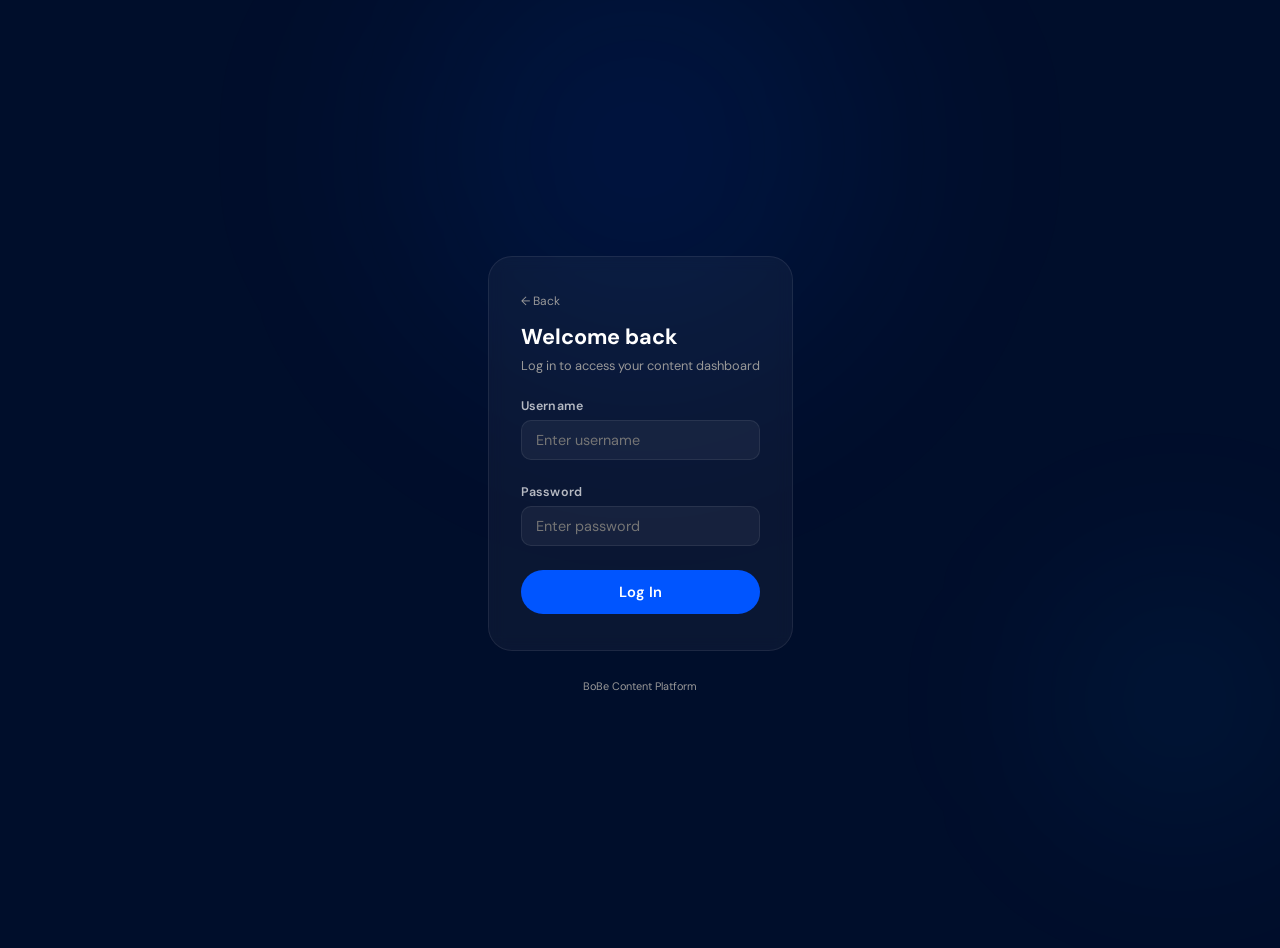
<file: dashboard/bobe/week-2026-03-02.html>
<!DOCTYPE html>
<html lang="en">
<head>
<meta charset="UTF-8">
<meta name="viewport" content="width=device-width, initial-scale=1.0">
<title>BoBe Content Dashboard — Week of 2026-03-02</title>
<link rel="icon" type="image/jpeg" href="../../favicon.jpg">
<style>
  @import url('https://fonts.googleapis.com/css2?family=DM+Sans:wght@400;500;600;700;800;900&display=swap');
  *, *::before, *::after { box-sizing: border-box; margin: 0; padding: 0; }

  :root {
    --bg: #000e2b;
    --surface: rgba(255,255,255,0.04);
    --surface2: rgba(255,255,255,0.07);
    --border: rgba(255,255,255,0.08);
    --blue: #0055ff;
    --blue-hover: #0044cc;
    --blue-link: #0099ff;
    --blue-dim: rgba(0,85,255,0.1);
    --green: #5BD69F;
    --green-dim: rgba(91,214,159,0.1);
    --yellow: #f0c040;
    --yellow-dim: rgba(240,192,64,0.1);
    --white: #ffffff;
    --muted: #999999;
    --text: rgba(255,255,255,0.7);
  }

  html, body {
    background: var(--bg);
    color: var(--white);
    font-family: 'DM Sans', system-ui, -apple-system, sans-serif;
    min-height: 100vh;
    line-height: 1.5;
  }

  /* Header */
  header {
    background: rgba(0,14,43,0.85);
    backdrop-filter: blur(12px);
    -webkit-backdrop-filter: blur(12px);
    border-bottom: 1px solid var(--border);
    padding: 0 24px;
    height: 80px;
    display: flex;
    align-items: center;
    gap: 16px;
    position: sticky;
    top: 0;
    z-index: 200;
  }

  .brand {
    display: flex;
    align-items: center;
    gap: 8px;
    font-size: 1.1rem;
    font-weight: 700;
    color: var(--blue);
    letter-spacing: 0.3px;
    white-space: nowrap;
  }
  .brand-dot { color: var(--pink); }

  .header-sep { width: 1px; height: 20px; background: var(--border); }

  .header-count {
    font-size: 0.78rem;
    background: var(--blue-dim);
    border: 1px solid rgba(0,85,255,0.2);
    color: var(--blue);
    padding: 2px 9px;
    border-radius: 20px;
    white-space: nowrap;
  }

  .spacer { flex: 1; }

  /* Week tabs — centered */
  .week-tabs {
    position: absolute;
    left: 50%;
    transform: translateX(-50%);
    display: flex;
    gap: 6px;
    align-items: center;
  }
  .week-tab {
    background: var(--surface2);
    border: 1px solid var(--border);
    color: var(--muted);
    padding: 6px 16px;
    border-radius: 8px;
    font-size: 0.8rem;
    font-weight: 600;
    cursor: pointer;
    text-decoration: none;
    white-space: nowrap;
    transition: all 0.15s;
  }
  .week-tab:hover:not(.active) { border-color: rgba(0,85,255,0.4); color: var(--text); }
  .week-tab.active {
    background: var(--blue-dim);
    border-color: rgba(0,85,255,0.5);
    color: var(--blue);
  }
  .week-tab.placeholder-tab {
    border-style: dashed;
    color: var(--muted);
  }
  .week-tab.placeholder-tab.active {
    border-style: solid;
    color: var(--blue);
  }
  .week-add-btn {
    background: none;
    border: 1px dashed rgba(0,85,255,0.4);
    color: rgba(0,85,255,0.7);
    padding: 4px 11px;
    border-radius: 8px;
    font-size: 1rem;
    font-weight: 500;
    line-height: 1.4;
    cursor: pointer;
    transition: all 0.15s;
    flex-shrink: 0;
  }
  .week-add-btn:hover { background: var(--blue-dim); border-color: var(--blue); color: var(--blue); }

  /* Placeholder week */
  .placeholder-grid {
    display: grid;
    grid-template-columns: repeat(auto-fill, minmax(340px, 1fr));
    gap: 24px;
    padding: 40px 24px;
    max-width: 1200px;
    margin: 0 auto;
  }
  .placeholder-card {
    background: var(--surface);
    border: 1px dashed rgba(255,255,255,0.1);
    border-radius: 24px;
    display: flex;
    flex-direction: column;
    align-items: center;
    justify-content: center;
    padding: 56px 32px;
    gap: 12px;
    text-align: center;
    min-height: 300px;
    transition: border-color 0.2s;
  }
  .placeholder-card:hover { border-color: rgba(0,85,255,0.25); }
  .placeholder-icon { font-size: 2.2rem; opacity: 0.2; }
  .placeholder-label { font-size: 1rem; font-weight: 700; color: var(--muted); }
  .placeholder-hint { font-size: 0.82rem; color: var(--muted); opacity: 0.6; max-width: 260px; line-height: 1.5; }
  .generate-bucket-btn {
    background: var(--blue);
    border: none;
    color: #fff;
    padding: 9px 26px;
    border-radius: 10px;
    font-size: 0.86rem;
    font-weight: 600;
    cursor: pointer;
    font-family: inherit;
    transition: background 0.15s;
    margin-top: 4px;
  }
  .generate-bucket-btn:hover { background: var(--blue-hover); }
  .generate-bucket-btn:disabled { opacity: 0.55; cursor: not-allowed; }

  /* Add-week modal */
  .add-week-overlay {
    position: fixed; inset: 0;
    background: rgba(0,0,0,0.55);
    backdrop-filter: blur(4px);
    z-index: 900;
    display: none;
    align-items: center;
    justify-content: center;
  }
  .add-week-overlay.open { display: flex; }
  .add-week-box {
    background: #0d1a36;
    border: 1px solid rgba(255,255,255,0.1);
    border-radius: 20px;
    padding: 32px;
    width: 360px;
    max-width: 92vw;
    display: flex;
    flex-direction: column;
    gap: 16px;
  }
  .add-week-box h3 { font-size: 1.05rem; font-weight: 700; }
  .add-week-box p { font-size: 0.84rem; color: var(--muted); line-height: 1.55; }
  .add-week-box input[type=date] {
    width: 100%;
    background: var(--surface2);
    border: 1px solid var(--border);
    color: var(--white);
    padding: 9px 12px;
    border-radius: 9px;
    font-size: 0.88rem;
    font-family: inherit;
    color-scheme: dark;
  }
  .add-week-actions { display: flex; gap: 10px; justify-content: flex-end; margin-top: 4px; }
  .add-week-actions button {
    padding: 8px 18px;
    border-radius: 9px;
    border: 1px solid var(--border);
    background: none;
    color: var(--muted);
    cursor: pointer;
    font-family: inherit;
    font-size: 0.84rem;
    font-weight: 500;
    transition: all 0.15s;
  }
  .add-week-actions .btn-confirm {
    background: var(--blue);
    border-color: var(--blue);
    color: #fff;
    font-weight: 600;
  }
  .add-week-actions .btn-confirm:hover { background: var(--blue-hover); }

  /* Language toggle */
  .lang-toggle {
    display: flex;
    background: var(--surface2);
    border: 1px solid var(--border);
    border-radius: 8px;
    overflow: hidden;
  }
  .lang-btn {
    background: none;
    border: none;
    color: var(--muted);
    padding: 5px 14px;
    cursor: pointer;
    font-size: 0.78rem;
    font-weight: 600;
    letter-spacing: 0.5px;
    transition: all 0.15s;
  }
  .lang-btn.active { background: var(--blue); color: #fff; }
  .lang-btn:hover:not(.active) { color: var(--text); }

  /* Client logo (top-left, replaces brand name) */
  .client-logo {
    height: 40px;
    width: auto;
    max-width: 140px;
    object-fit: contain;
    flex-shrink: 0;
  }

  /* Logout button */
  .logout-btn {
    background: none;
    border: 1px solid var(--border);
    color: var(--muted);
    padding: 5px 12px;
    border-radius: 7px;
    cursor: pointer;
    font-size: 0.75rem;
    transition: all 0.15s;
    font-family: inherit;
  }
  .logout-btn:hover { border-color: var(--blue); color: var(--text); }

  /* EN/RU visibility */
  .ru-only { display: none !important; }
  body.lang-ru .ru-only { display: block !important; }
  body.lang-ru .en-only { display: none !important; }

  /* Grid */
  .grid {
    display: grid;
    grid-template-columns: repeat(auto-fill, minmax(400px, 1fr));
    gap: 24px;
    padding: 28px 24px;
    max-width: 1440px;
    margin: 0 auto;
  }

  @media (max-width: 500px) {
    .grid { grid-template-columns: 1fr; padding: 14px; gap: 16px; }
    header { padding: 0 14px; gap: 10px; }
  }

  /* Card */
  .card {
    background: var(--surface);
    border: 1px solid var(--border);
    border-radius: 24px;
    overflow: hidden;
    display: flex;
    flex-direction: column;
    transition: border-color 0.2s, box-shadow 0.2s;
    backdrop-filter: blur(8px);
  }
  .card:hover {
    border-color: rgba(0,85,255,0.35);
    box-shadow: 0 8px 40px rgba(0,85,255,0.12);
  }

  /* Card image */
  .card-img {
    position: relative;
    width: 100%;
    aspect-ratio: 16 / 9;
    overflow: hidden;
    background: var(--surface2);
    cursor: pointer;
  }
  .card-img img {
    width: 100%;
    height: 100%;
    object-fit: cover;
    display: block;
    transition: transform 0.3s ease;
  }
  .card-img:hover img { transform: scale(1.02); }
  .card-img .img-overlay {
    position: absolute;
    inset: 0;
    background: linear-gradient(to bottom, transparent 60%, rgba(13,21,38,0.7) 100%);
    pointer-events: none;
  }
  .no-img {
    width: 100%;
    height: 100%;
    display: flex;
    flex-direction: column;
    align-items: center;
    justify-content: center;
    gap: 6px;
    color: var(--muted);
    font-size: 0.8rem;
  }
  .no-img-icon { font-size: 2rem; opacity: 0.3; }

  /* Card body */
  .card-body {
    padding: 16px 18px 18px;
    flex: 1;
    display: flex;
    flex-direction: column;
    gap: 14px;
  }

  .topic-header {
    display: flex;
    align-items: center;
    gap: 8px;
  }

  .day-badge {
    background: var(--blue-dim);
    border: 1px solid rgba(0,85,255,0.2);
    color: var(--blue);
    padding: 2px 8px;
    border-radius: 20px;
    font-size: 0.7rem;
    font-weight: 600;
    letter-spacing: 0.3px;
    white-space: nowrap;
    flex-shrink: 0;
  }

  .topic-title {
    font-size: 0.9rem;
    font-weight: 600;
    color: var(--white);
    line-height: 1.45;
  }

  /* Platform tabs */
  .tab-bar { display: flex; gap: 6px; }

  .tab {
    background: none;
    border: 1px solid var(--border);
    color: var(--muted);
    padding: 5px 14px;
    border-radius: 8px;
    cursor: pointer;
    font-size: 0.78rem;
    font-weight: 500;
    letter-spacing: 0.3px;
    transition: all 0.15s;
    display: flex;
    align-items: center;
    gap: 5px;
  }
  .tab:hover:not(.active) {
    border-color: rgba(0,85,255,0.3);
    color: var(--text);
    background: var(--blue-dim);
  }
  .tab.active {
    background: var(--blue-dim);
    border-color: rgba(0,85,255,0.4);
    color: var(--blue);
  }
  .tab .platform-icon { font-size: 0.9rem; }

  /* Content panels */
  .panel { display: none; flex-direction: column; gap: 8px; }
  .panel.active { display: flex; }

  .content-box {
    background: rgba(0,0,0,0.3);
    border: 1px solid var(--border);
    border-radius: 9px;
    padding: 13px 14px;
    font-size: 0.8rem;
    line-height: 1.65;
    color: var(--text);
    white-space: pre-wrap;
    word-wrap: break-word;
    max-height: 220px;
    overflow-y: auto;
    font-family: inherit;
    scrollbar-width: thin;
    scrollbar-color: var(--border) transparent;
  }
  .content-box::-webkit-scrollbar { width: 4px; }
  .content-box::-webkit-scrollbar-track { background: transparent; }
  .content-box::-webkit-scrollbar-thumb { background: var(--border); border-radius: 4px; }

  .tweet-divider {
    border: none;
    border-top: 1px dashed rgba(0,85,255,0.2);
    margin: 6px 0;
  }

  .content-actions {
    display: flex;
    align-items: center;
    justify-content: space-between;
  }

  .char-count { font-size: 0.72rem; color: var(--muted); }

  .copy-btn {
    background: var(--blue);
    color: #fff;
    border: none;
    padding: 5px 14px;
    border-radius: 10px;
    cursor: pointer;
    font-size: 0.77rem;
    font-weight: 500;
    transition: background 0.15s, transform 0.1s;
  }
  .copy-btn:hover { background: var(--blue-hover); }
  .copy-btn:active { transform: scale(0.97); }
  .copy-btn.copied { background: var(--green); color: #0D1526; }

  .publish-x-btn {
    padding: 5px 13px;
    border-radius: 7px;
    border: 1px solid rgba(29,161,242,0.4);
    background: rgba(29,161,242,0.1);
    color: #1DA1F2;
    font-size: 0.77rem;
    font-weight: 600;
    cursor: pointer;
    transition: all 0.15s;
  }
  .publish-x-btn:hover:not(:disabled) {
    background: rgba(29,161,242,0.25);
    border-color: rgba(29,161,242,0.6);
  }
  .publish-x-btn.published {
    color: var(--green);
    border-color: rgba(91,214,159,0.4);
    background: rgba(91,214,159,0.1);
    cursor: default;
  }
  .publish-x-btn:disabled { opacity: 0.7; cursor: not-allowed; }

  /* Hashtags */
  .hashtags { display: flex; flex-wrap: wrap; gap: 5px; padding-top: 2px; }
  .tag {
    background: var(--yellow-dim);
    color: var(--yellow);
    border: 1px solid rgba(240,192,64,0.25);
    border-radius: 20px;
    padding: 2px 9px;
    font-size: 0.72rem;
    cursor: pointer;
    transition: background 0.15s;
    user-select: none;
  }
  .tag:hover { background: rgba(240,192,64,0.2); }
  .tag.tag-copied { background: var(--green-dim); color: var(--green); border-color: rgba(91,214,159,0.3); }

  /* Lightbox */
  #lightbox {
    display: none;
    position: fixed;
    inset: 0;
    background: rgba(0,0,0,0.9);
    z-index: 1000;
    align-items: center;
    justify-content: center;
    cursor: zoom-out;
    padding: 20px;
  }
  #lightbox.open { display: flex; }
  #lightbox img {
    max-width: 90vw;
    max-height: 85vh;
    border-radius: 10px;
    box-shadow: 0 8px 60px rgba(0,0,0,0.7);
    cursor: default;
  }
  #lightbox-close {
    position: absolute;
    top: 18px;
    right: 22px;
    background: none;
    border: none;
    color: var(--muted);
    font-size: 1.6rem;
    cursor: pointer;
    line-height: 1;
    padding: 4px 8px;
    border-radius: 6px;
  }
  #lightbox-close:hover { color: var(--white); background: var(--surface2); }

  /* Toast */
  #toast {
    position: fixed;
    bottom: 24px;
    left: 50%;
    transform: translateX(-50%) translateY(20px);
    background: rgba(0,14,43,0.95);
    backdrop-filter: blur(8px);
    border: 1px solid var(--border);
    color: var(--text);
    padding: 9px 18px;
    border-radius: 9px;
    font-size: 0.8rem;
    opacity: 0;
    transition: opacity 0.2s, transform 0.2s;
    pointer-events: none;
    z-index: 500;
    white-space: nowrap;
  }
  #toast.show { opacity: 1; transform: translateX(-50%) translateY(0); }

  /* Empty state */
  .empty {
    grid-column: 1 / -1;
    text-align: center;
    padding: 60px 20px;
    color: var(--muted);
  }
  .empty h2 { font-size: 1.1rem; margin-bottom: 8px; color: var(--text); }

  /* Footer */
  .site-footer {
    text-align: center;
    padding: 20px 24px 28px;
    font-size: 0.72rem;
    color: var(--muted);
    letter-spacing: 0.2px;
  }

  /* Image loading overlay */
  .img-loading-overlay {
    display: none;
    position: absolute;
    inset: 0;
    background: rgba(0,14,43,0.82);
    z-index: 10;
    align-items: center;
    justify-content: center;
    flex-direction: column;
    gap: 10px;
    border-radius: 12px 12px 0 0;
  }
  .img-loading-overlay.active { display: flex; }
  .spinner {
    width: 32px; height: 32px;
    border: 3px solid rgba(0,85,255,0.2);
    border-top-color: var(--blue);
    border-radius: 50%;
    animation: spin 0.8s linear infinite;
  }
  @keyframes spin { to { transform: rotate(360deg); } }
  .spinner-label { font-size: 0.75rem; color: var(--muted); }

  /* Image action bars */
  .image-actions {
    display: flex;
    align-items: center;
    gap: 8px;
    padding: 8px 14px;
    background: rgba(255,255,255,0.02);
    border-bottom: 1px solid var(--border);
  }
  .img-status {
    flex: 1;
    font-size: 0.72rem;
    color: var(--muted);
  }
  .img-status.approved { color: var(--green); }
  .action-btn {
    background: var(--surface2);
    border: 1px solid var(--border);
    color: var(--text);
    padding: 4px 11px;
    border-radius: 7px;
    cursor: pointer;
    font-size: 0.75rem;
    font-weight: 500;
    transition: all 0.15s;
    white-space: nowrap;
  }
  .action-btn:hover:not(:disabled) { border-color: rgba(0,85,255,0.4); color: var(--blue); }
  .action-btn:disabled { opacity: 0.4; cursor: not-allowed; }
  .approve-btn.approved { background: var(--green-dim); border-color: rgba(91,214,159,0.3); color: var(--green); }
  .card.is-approved { border-color: rgba(91,214,159,0.25); }
  .regen-btn { color: var(--yellow); border-color: rgba(240,192,64,0.2); }
  .regen-btn:hover:not(:disabled) { border-color: rgba(240,192,64,0.5); color: var(--yellow); background: var(--yellow-dim); }

  /* Content regen bar */
  .content-regen-bar {
    display: flex;
    align-items: center;
    gap: 8px;
    padding: 7px 14px;
    background: rgba(240,192,64,0.04);
    border: 1px dashed rgba(240,192,64,0.15);
    border-radius: 9px;
    margin-bottom: 4px;
  }
  .content-regen-bar .regen-label {
    flex: 1;
    font-size: 0.78rem;
    color: var(--muted);
  }
  .content-regen-btn {
    background: var(--yellow-dim);
    border: 1px solid rgba(240,192,64,0.25);
    color: var(--yellow);
    padding: 5px 12px;
    border-radius: 7px;
    cursor: pointer;
    font-size: 0.77rem;
    font-weight: 500;
    transition: all 0.15s;
    white-space: nowrap;
  }
  .content-regen-btn:hover:not(:disabled) { background: rgba(240,192,64,0.15); border-color: rgba(240,192,64,0.4); }
  .content-regen-btn:disabled { opacity: 0.4; cursor: not-allowed; }
  .content-regen-btn.triggering { background: rgba(0,85,255,0.1); border-color: rgba(0,85,255,0.3); color: var(--blue); }

  /* GitHub token modal */
  #gh-token-modal {
    display: none;
    position: fixed;
    inset: 0;
    background: rgba(0,14,43,0.88);
    z-index: 2000;
    align-items: center;
    justify-content: center;
    padding: 20px;
  }
  #gh-token-modal.open { display: flex; }
  .modal-box {
    background: var(--surface);
    border: 1px solid var(--border);
    border-radius: 24px;
    padding: 28px 28px 24px;
    max-width: 440px;
    width: 100%;
    backdrop-filter: blur(8px);
  }
  .modal-box h3 { font-size: 1rem; font-weight: 600; margin-bottom: 8px; }
  .modal-box p { font-size: 0.8rem; color: var(--muted); margin-bottom: 16px; line-height: 1.55; }
  .modal-box input[type=password] {
    width: 100%;
    background: rgba(255,255,255,0.05);
    border: 1px solid var(--border);
    color: var(--white);
    padding: 9px 12px;
    border-radius: 10px;
    font-size: 0.85rem;
    margin-bottom: 14px;
    outline: none;
  }
  .modal-box input[type=password]:focus { border-color: #0099ff; }
  .modal-actions { display: flex; gap: 8px; justify-content: flex-end; }
  .btn-primary { background: #0055ff; color: #fff; border: none; padding: 8px 18px; border-radius: 22px; cursor: pointer; font-size: 0.83rem; font-weight: 500; transition: background 0.2s ease; }
  .btn-primary:hover { background: #0044cc; }
  .btn-secondary { background: none; border: 1px solid rgba(255,255,255,0.12); color: var(--muted); padding: 8px 14px; border-radius: 22px; cursor: pointer; font-size: 0.83rem; transition: all 0.2s ease; }

  /* RU loading modal */
  .ru-loading-overlay {
    display: none;
    position: fixed;
    inset: 0;
    background: rgba(0,0,0,0.7);
    backdrop-filter: blur(4px);
    z-index: 3000;
    align-items: center;
    justify-content: center;
  }
  .ru-loading-overlay.open { display: flex; }
  .ru-loading-box {
    background: #0d1a36;
    border: 1px solid rgba(255,255,255,0.12);
    border-radius: 20px;
    padding: 36px 40px;
    max-width: 380px;
    width: 90%;
    display: flex;
    flex-direction: column;
    align-items: center;
    gap: 18px;
    text-align: center;
  }
  .ru-loading-box p { font-size: 0.95rem; color: rgba(255,255,255,0.85); margin: 0; line-height: 1.5; }
  .ru-spinner {
    width: 40px; height: 40px;
    border: 3px solid rgba(255,255,255,0.12);
    border-top-color: #1589DC;
    border-radius: 50%;
    animation: ru-spin 0.8s linear infinite;
  }
  @keyframes ru-spin { to { transform: rotate(360deg); } }
  .ru-loading-box .btn-go-en {
    background: none;
    border: 1px solid rgba(255,255,255,0.2);
    color: rgba(255,255,255,0.65);
    padding: 8px 18px;
    border-radius: 22px;
    cursor: pointer;
    font-size: 0.82rem;
    transition: all 0.2s;
  }
  .ru-loading-box .btn-go-en:hover { background: rgba(255,255,255,0.08); color: #fff; }

  /* Regen status bar */
  #regen-status-bar {
    display: none;
    position: fixed;
    bottom: 24px;
    left: 50%;
    transform: translateX(-50%);
    background: rgba(0,14,43,0.95);
    backdrop-filter: blur(8px);
    border: 1px solid var(--border);
    color: var(--text);
    padding: 10px 18px;
    border-radius: 10px;
    font-size: 0.8rem;
    z-index: 600;
    display: none;
    align-items: center;
    gap: 10px;
    max-width: 440px;
    width: 90%;
    box-shadow: 0 4px 24px rgba(0,0,0,0.4);
  }
  #regen-status-bar.show { display: flex; }
  #regen-status-bar .status-msg { flex: 1; }
  #regen-status-bar .dismiss-btn { background: none; border: none; color: var(--muted); cursor: pointer; font-size: 1rem; padding: 2px 6px; }

  /* Bucket tabs */
  .bucket-tabs {
    display: flex; gap: 8px; padding: 16px 24px 0;
    border-bottom: 2px solid rgba(255,255,255,0.06); margin-bottom: 0;
    flex-wrap: wrap;
  }
  .bucket-tab {
    padding: 10px 20px; border: none; border-radius: 8px 8px 0 0;
    background: rgba(255,255,255,0.04); color: var(--muted); cursor: pointer;
    font-size: 14px; font-weight: 600; transition: all 0.2s; font-family: inherit;
  }
  .bucket-tab.active { background: var(--blue); color: #fff; }
  .bucket-tab:hover:not(.active) { background: rgba(255,255,255,0.07); color: var(--text); }

  /* Announcement input panel */
  .announcement-input-panel {
    margin: 20px 24px; padding: 20px; background: rgba(255,255,255,0.04);
    border-radius: 12px; border: 1px solid var(--border);
  }
  .announcement-input-panel h3 { color: var(--white); margin: 0 0 8px; font-size: 16px; }
  .announcement-input-panel p { color: var(--muted); font-size: 13px; margin: 0 0 12px; }
  .announcement-input-panel textarea {
    width: 100%; box-sizing: border-box;
    background: rgba(0,0,0,0.3); color: var(--white); border: 1px solid var(--border);
    border-radius: 8px; padding: 12px; font-size: 14px; resize: vertical;
    font-family: inherit;
  }
  .announcement-input-panel textarea:focus { outline: none; border-color: var(--blue-link); }
  .btn-generate-announcement {
    margin-top: 12px; padding: 10px 20px; background: var(--blue);
    color: #fff; border: none; border-radius: 8px; cursor: pointer;
    font-weight: 600; font-size: 14px; transition: background 0.2s; font-family: inherit;
  }
  .btn-generate-announcement:hover { background: var(--blue-hover); }
  .btn-generate-announcement:disabled { opacity: 0.6; cursor: not-allowed; }
  #announcement-status { margin-top: 10px; font-size: 13px; color: var(--muted); }
</style>
</head>
<body>

<script>
(function() {
  var auth = sessionStorage.getItem('dash_auth');
  if (!auth) { window.location.replace('login.html'); return; }
  try {
    var session = JSON.parse(auth);
    var expectedClient = 'bobe';
    if (session.role !== 'admin' && session.clientId !== expectedClient) {
      sessionStorage.removeItem('dash_auth');
      window.location.replace('login.html');
    }
  } catch(e) {
    sessionStorage.removeItem('dash_auth');
    window.location.replace('login.html');
  }
})();
</script>


<!-- Lightbox -->
<div id="lightbox">
  <button id="lightbox-close" title="Close">&#10005;</button>
  <img id="lightbox-img" src="" alt="">
</div>

<!-- Toast -->
<div id="toast"></div>

<!-- GitHub Token Modal -->
<div id="gh-token-modal">
  <div class="modal-box">
    <h3>GitHub Token Required</h3>
    <p>To regenerate content or images, enter a GitHub Personal Access Token with <strong>Actions: write</strong> scope. It is stored in your browser session only.</p>
    <input type="password" id="gh-token-input" placeholder="ghp_..." autocomplete="off">
    <div class="modal-actions">
      <button class="btn-secondary" onclick="cancelGhModal()">Cancel</button>
      <button class="btn-primary" onclick="saveGhToken()">Save & Continue</button>
    </div>
  </div>
</div>

<!-- Regen status bar -->
<div id="regen-status-bar">
  <span class="status-msg" id="regen-status-msg">Workflow triggered...</span>
  <button class="dismiss-btn" onclick="dismissRegenStatus()" title="Dismiss">&#10005;</button>
</div>

<header>
  
  <img src="client-logo.png" alt="BoBe" class="client-logo">
  
  
  <span class="header-count">21 topics</span>
  
  
  
  <div class="week-tabs">
    
    <a class="week-tab" href="week-2026-02-16.html">Week 1 - 16/02/26</a>
    
    <a class="week-tab active" href="week-2026-03-02.html">Week 2 - 02/03/26</a>
    
    <a class="week-tab placeholder-tab" href="week-2026-03-09.html">Week 3</a>
    
    <button class="week-add-btn" onclick="openAddWeekModal()" title="Add new week">+</button>
  </div>
  
  <div class="spacer"></div>
  <div class="lang-toggle">
    <button class="lang-btn active" id="btn-en" onclick="setLang('en')">EN</button>
    <button class="lang-btn" id="btn-ru" onclick="setLang('ru')">RU</button>
  </div>
  <button class="logout-btn" onclick="logout()" title="Log out">Log out</button>
</header>

<!-- Bucket tab navigation -->
<div class="bucket-tabs" id="bucket-tabs">
  <button class="bucket-tab active" data-bucket="trending" onclick="switchBucket('trending')">&#128200; Trending</button>
  <button class="bucket-tab" data-bucket="education" onclick="switchBucket('education')">&#127891; Education</button>
  <button class="bucket-tab" data-bucket="announcements" onclick="switchBucket('announcements')">&#128227; Announcements</button>
</div>

<!-- Announcement input panel (shown only on announcements tab) -->
<div class="announcement-input-panel" id="announcement-input-panel" style="display:none">
  <h3>Weekly Announcement</h3>
  <p>Paste your weekly update below. The system will generate 7 different content angles from it (one per day).</p>
  <textarea id="announcement-text" rows="4" placeholder="e.g. We launched a new grid bot feature for ETH/USDT pairs..."></textarea>
  <button class="btn-generate-announcement" id="btn-gen-ann" onclick="submitAnnouncement()">Generate 7 Content Angles</button>
  <div id="announcement-status"></div>
</div>


<main class="grid">

  
  <div class="card" id="card-1" data-bucket="education">

    <!-- EN Image -->
    <div class="card-img en-only" data-src="images/2026-03-02-weekly/2026-03-02_wed_how_rulesbased_trading_strategies_twitter.png"
         title="Click to enlarge">
      
      <img src="images/2026-03-02-weekly/2026-03-02_wed_how_rulesbased_trading_strategies_twitter.png" alt="How rules-based trading strategies outperform emotional decisions" loading="lazy">
      <div class="img-overlay"></div>
      
      <div class="img-loading-overlay" id="overlay-1">
        <div class="spinner"></div>
        <span class="spinner-label">Triggering workflow...</span>
      </div>
    </div>

    <!-- EN image action bar -->
    <div class="image-actions en-only">
      <span class="img-status" id="status-1">Pending review</span>
      <button class="action-btn approve-btn" id="approve-1"
              onclick="approveImage(1)">&#10003; Approve</button>
      <button class="action-btn regen-btn" id="regen-1"
              onclick="triggerRegen(1, 'image_en')">&#8635; Regen Image</button>
    </div>

    <!-- RU Image -->
    <div class="card-img ru-only" data-src="images/2026-03-02-weekly/2026-03-02_wed_how_rulesbased_trading_strategies_twitter_ru.png"
         title="Click to enlarge">
      
      <img src="images/2026-03-02-weekly/2026-03-02_wed_how_rulesbased_trading_strategies_twitter_ru.png" alt="How rules-based trading strategies outperform emotional decisions" loading="lazy">
      <div class="img-overlay"></div>
      
      <div class="img-loading-overlay" id="overlay-ru-1">
        <div class="spinner"></div>
        <span class="spinner-label">Triggering workflow...</span>
      </div>
    </div>

    <!-- RU image action bar (locked until EN approved) -->
    <div class="image-actions ru-only">
      <span class="img-status" style="font-size:0.72rem;color:var(--muted)">
        RU image
      </span>
      <button class="action-btn regen-btn" id="regen-ru-1"
              onclick="triggerRegen(1, 'image_ru')"
              disabled>&#128274; Regen Image</button>
    </div>

    <div class="card-body">
      <div class="topic-header">
        
        <span class="day-badge">Wed</span>
        
        <h2 class="topic-title">How rules-based trading strategies outperform emotional decisions</h2>
      </div>

      <!-- EN content regen bar -->
      <div class="content-regen-bar en-only">
        <span class="regen-label" id="content-regen-label-1">Regenerate EN content via AI</span>
        <button class="content-regen-btn" id="content-regen-1"
                onclick="triggerRegen(1, 'content')">&#8635; Regen Content</button>
      </div>

      <!-- RU content regen bar (locked until EN approved) -->
      <div class="content-regen-bar ru-only">
        <span class="regen-label" id="ru-content-regen-label-1">Approve EN first to unlock</span>
        <button class="content-regen-btn" id="ru-content-regen-1"
                onclick="triggerRegen(1, 'content_ru')"
                disabled>&#128274; Regen RU Content</button>
      </div>

      <!-- Platform tabs -->
      <div class="tab-bar">
        <button class="tab active" data-tab="twitter-1">
          <span class="platform-icon">&#120143;</span> Twitter
        </button>
        <button class="tab" data-tab="telegram-1">
          <span class="platform-icon">&#9992;</span> Telegram
        </button>
      </div>

      <!-- Twitter panel -->
      <div class="panel active" id="twitter-1">
        <!-- EN Twitter -->
        <div class="en-only">
          
          
          <div class="content-box">Ever feel like your crypto trades are driven more by fear and FOMO than logic? You&#39;re not alone. Emotions can be a trader&#39;s worst enemy, leading to costly mistakes.
<hr class="tweet-divider">
The problem? Emotional trading often means buying high during hype cycles and selling low during panic. This &#34;buy high, sell low&#34; strategy is the opposite of what we aim for.
<hr class="tweet-divider">
Rules-based strategies, on the other hand, remove the emotional element. By setting pre-defined rules for entry and exit points, you stick to a plan and avoid impulsive decisions. Think: dollar-cost averaging or grid bots.
<hr class="tweet-divider">
BoBe uses these rules-based strategies to automate your crypto trading. Our AI-driven bots execute trades based on your chosen parameters, helping you manage risk and potentially generate USDT yield, without the emotional rollercoaster.
<hr class="tweet-divider">
Want to explore automated crypto trading that prioritizes rules over emotion? See how BoBe can help you build a more disciplined portfolio: bobe.app #CryptoTrading #AutomatedTrading #DeFi</div>
          <div class="content-actions">
            <span class="char-count">1011 chars</span>
            <button class="copy-btn" data-raw="Ever feel like your crypto trades are driven more by fear and FOMO than logic? You&#39;re not alone. Emotions can be a trader&#39;s worst enemy, leading to costly mistakes.

---

The problem? Emotional trading often means buying high during hype cycles and selling low during panic. This &#34;buy high, sell low&#34; strategy is the opposite of what we aim for.

---

Rules-based strategies, on the other hand, remove the emotional element. By setting pre-defined rules for entry and exit points, you stick to a plan and avoid impulsive decisions. Think: dollar-cost averaging or grid bots.

---

BoBe uses these rules-based strategies to automate your crypto trading. Our AI-driven bots execute trades based on your chosen parameters, helping you manage risk and potentially generate USDT yield, without the emotional rollercoaster.

---

Want to explore automated crypto trading that prioritizes rules over emotion? See how BoBe can help you build a more disciplined portfolio: bobe.app #CryptoTrading #AutomatedTrading #DeFi">Copy</button>
            
          </div>
          
        </div>
        <!-- RU Twitter -->
        <div class="ru-only">
          
          
          <div class="content-box">Бывает, что твои криптосделки больше основаны на страхе и FOMO, чем на логике? Ты не один такой. Эмоции могут быть злейшим врагом трейдера, приводя к дорогостоящим ошибкам.
<hr class="tweet-divider">
Проблема? Эмоциональный трейдинг часто означает покупку на хайпе и продажу на панике. Эта стратегия &#34;покупай дорого, продавай дешево&#34; прямо противоположна тому, к чему мы стремимся.
<hr class="tweet-divider">
Стратегии, основанные на правилах, наоборот, исключают эмоциональный элемент. Установив заранее определенные правила для точек входа и выхода, ты придерживаешься плана и избегаешь импульсивных решений. Например, усреднение долларовой стоимости (DCA) или grid bot-ы.
<hr class="tweet-divider">
BoBe использует эти стратегии, основанные на правилах, для автоматизации твоей криптоторговли. Наши AI-боты совершают сделки на основе выбранных тобой параметров, помогая управлять рисками и потенциально генерировать USDT, без эмоциональных качелей.
<hr class="tweet-divider">
Хочешь изучить автоматизированную криптоторговлю, которая ставит правила выше эмоций? Узнай, как BoBe может помочь тебе создать более дисциплинированный портфель: bobe.app #CryptoTrading #AutomatedTrading #DeFi #Крипто #АвтоТрейдинг</div>
          <div class="content-actions">
            <span class="char-count">1119 chars</span>
            <button class="copy-btn" data-raw="Бывает, что твои криптосделки больше основаны на страхе и FOMO, чем на логике? Ты не один такой. Эмоции могут быть злейшим врагом трейдера, приводя к дорогостоящим ошибкам.
---
Проблема? Эмоциональный трейдинг часто означает покупку на хайпе и продажу на панике. Эта стратегия &#34;покупай дорого, продавай дешево&#34; прямо противоположна тому, к чему мы стремимся.
---
Стратегии, основанные на правилах, наоборот, исключают эмоциональный элемент. Установив заранее определенные правила для точек входа и выхода, ты придерживаешься плана и избегаешь импульсивных решений. Например, усреднение долларовой стоимости (DCA) или grid bot-ы.
---
BoBe использует эти стратегии, основанные на правилах, для автоматизации твоей криптоторговли. Наши AI-боты совершают сделки на основе выбранных тобой параметров, помогая управлять рисками и потенциально генерировать USDT, без эмоциональных качелей.
---
Хочешь изучить автоматизированную криптоторговлю, которая ставит правила выше эмоций? Узнай, как BoBe может помочь тебе создать более дисциплинированный портфель: bobe.app #CryptoTrading #AutomatedTrading #DeFi #Крипто #АвтоТрейдинг">Copy</button>
          </div>
          
        </div>
      </div>

      <!-- Telegram panel -->
      <div class="panel" id="telegram-1">
        <!-- EN Telegram -->
        <div class="en-only">
          
          <div class="content-box">Tired of emotional trading decisions affecting your portfolio?

Rules-based strategies, like those used by BoBe, offer a calmer approach.

*   Emotions lead to impulsive buys and sells.
*   Algorithms execute pre-defined rules, removing fear and greed.
*   This can lead to more consistent results over time.

Ready to trade smarter, not harder?

What are your biggest challenges with emotional trading?

#CryptoTrading #AutomatedTrading #BoBeApp #DeFi</div>
          <div class="content-actions">
            <span class="char-count">452 chars</span>
            <button class="copy-btn" data-raw="Tired of emotional trading decisions affecting your portfolio?

Rules-based strategies, like those used by BoBe, offer a calmer approach.

*   Emotions lead to impulsive buys and sells.
*   Algorithms execute pre-defined rules, removing fear and greed.
*   This can lead to more consistent results over time.

Ready to trade smarter, not harder?

What are your biggest challenges with emotional trading?

#CryptoTrading #AutomatedTrading #BoBeApp #DeFi">Copy</button>
          </div>
          
        </div>
        <!-- RU Telegram -->
        <div class="ru-only">
          
          <div class="content-box">Устал от эмоциональных торговых решений, влияющих на твой портфель?

Стратегии, основанные на правилах, такие как те, что используются BoBe, предлагают более спокойный подход.

* Эмоции приводят к импульсивным покупкам и продажам.
* Алгоритмы выполняют заранее определенные правила, исключая страх и жадность.
* Это может привести к более стабильным результатам с течением времени.

Готов торговать умнее, а не усерднее?

Какие у тебя самые большие проблемы с эмоциональным трейдингом?

#CryptoTrading #AutomatedTrading #BoBeApp #DeFi #Крипто #КриптоБот</div>
          <div class="content-actions">
            <span class="char-count">553 chars</span>
            <button class="copy-btn" data-raw="Устал от эмоциональных торговых решений, влияющих на твой портфель?

Стратегии, основанные на правилах, такие как те, что используются BoBe, предлагают более спокойный подход.

* Эмоции приводят к импульсивным покупкам и продажам.
* Алгоритмы выполняют заранее определенные правила, исключая страх и жадность.
* Это может привести к более стабильным результатам с течением времени.

Готов торговать умнее, а не усерднее?

Какие у тебя самые большие проблемы с эмоциональным трейдингом?

#CryptoTrading #AutomatedTrading #BoBeApp #DeFi #Крипто #КриптоБот">Copy</button>
          </div>
          
        </div>
      </div>

      <!-- EN Hashtags -->
      
      <div class="en-only">
        <div class="hashtags">
          
          <span class="tag" data-tag="#DeFi" title="Click to copy">#DeFi</span>
          
          <span class="tag" data-tag="#CryptoTrading" title="Click to copy">#CryptoTrading</span>
          
          <span class="tag" data-tag="#TradingBot" title="Click to copy">#TradingBot</span>
          
          <span class="tag" data-tag="#BoBe" title="Click to copy">#BoBe</span>
          
        </div>
      </div>
      

      <!-- RU Hashtags -->
      
      <div class="ru-only">
        <div class="hashtags">
          
          <span class="tag" data-tag="#DeFi" title="Click to copy">#DeFi</span>
          
          <span class="tag" data-tag="#CryptoTrading" title="Click to copy">#CryptoTrading</span>
          
          <span class="tag" data-tag="#TradingBot" title="Click to copy">#TradingBot</span>
          
          <span class="tag" data-tag="#BoBe" title="Click to copy">#BoBe</span>
          
          <span class="tag" data-tag="#Крипто" title="Click to copy">#Крипто</span>
          
        </div>
      </div>
      

    </div>
  </div>
  
  <div class="card" id="card-2" data-bucket="trending">

    <!-- EN Image -->
    <div class="card-img en-only" data-src="images/2026-03-02-weekly/2026-03-02_fri_the_emotional_trap_that_kills_mo_twitter.png"
         title="Click to enlarge">
      
      <img src="images/2026-03-02-weekly/2026-03-02_fri_the_emotional_trap_that_kills_mo_twitter.png" alt="The emotional trap that kills most crypto portfolios" loading="lazy">
      <div class="img-overlay"></div>
      
      <div class="img-loading-overlay" id="overlay-2">
        <div class="spinner"></div>
        <span class="spinner-label">Triggering workflow...</span>
      </div>
    </div>

    <!-- EN image action bar -->
    <div class="image-actions en-only">
      <span class="img-status" id="status-2">Pending review</span>
      <button class="action-btn approve-btn" id="approve-2"
              onclick="approveImage(2)">&#10003; Approve</button>
      <button class="action-btn regen-btn" id="regen-2"
              onclick="triggerRegen(2, 'image_en')">&#8635; Regen Image</button>
    </div>

    <!-- RU Image -->
    <div class="card-img ru-only" data-src="images/2026-03-02-weekly/2026-03-02_fri_the_emotional_trap_that_kills_mo_twitter_ru.png"
         title="Click to enlarge">
      
      <img src="images/2026-03-02-weekly/2026-03-02_fri_the_emotional_trap_that_kills_mo_twitter_ru.png" alt="The emotional trap that kills most crypto portfolios" loading="lazy">
      <div class="img-overlay"></div>
      
      <div class="img-loading-overlay" id="overlay-ru-2">
        <div class="spinner"></div>
        <span class="spinner-label">Triggering workflow...</span>
      </div>
    </div>

    <!-- RU image action bar (locked until EN approved) -->
    <div class="image-actions ru-only">
      <span class="img-status" style="font-size:0.72rem;color:var(--muted)">
        RU image
      </span>
      <button class="action-btn regen-btn" id="regen-ru-2"
              onclick="triggerRegen(2, 'image_ru')"
              disabled>&#128274; Regen Image</button>
    </div>

    <div class="card-body">
      <div class="topic-header">
        
        <span class="day-badge">Fri</span>
        
        <h2 class="topic-title">The emotional trap that kills most crypto portfolios</h2>
      </div>

      <!-- EN content regen bar -->
      <div class="content-regen-bar en-only">
        <span class="regen-label" id="content-regen-label-2">Regenerate EN content via AI</span>
        <button class="content-regen-btn" id="content-regen-2"
                onclick="triggerRegen(2, 'content')">&#8635; Regen Content</button>
      </div>

      <!-- RU content regen bar (locked until EN approved) -->
      <div class="content-regen-bar ru-only">
        <span class="regen-label" id="ru-content-regen-label-2">Approve EN first to unlock</span>
        <button class="content-regen-btn" id="ru-content-regen-2"
                onclick="triggerRegen(2, 'content_ru')"
                disabled>&#128274; Regen RU Content</button>
      </div>

      <!-- Platform tabs -->
      <div class="tab-bar">
        <button class="tab active" data-tab="twitter-2">
          <span class="platform-icon">&#120143;</span> Twitter
        </button>
        <button class="tab" data-tab="telegram-2">
          <span class="platform-icon">&#9992;</span> Telegram
        </button>
      </div>

      <!-- Twitter panel -->
      <div class="panel active" id="twitter-2">
        <!-- EN Twitter -->
        <div class="en-only">
          
          
          <div class="content-box">Ever felt the urge to panic sell when the market dips, only to watch it recover moments later? You&#39;re not alone. Emotional trading decisions are the silent portfolio killer.
<hr class="tweet-divider">
Crypto volatility can trigger fear and greed, leading to impulsive buys at highs and desperate sells at lows. This &#34;buy high, sell low&#34; cycle is a surefire way to erode your capital. A solid trading plan is key, but emotions often hijack even the best intentions.
<hr class="tweet-divider">
Why is this so common? Our brains are wired to react strongly to potential losses. This survival instinct, while helpful in the wild, can be disastrous in the fast-paced world of crypto trading. Recognizing this bias is the first step to overcoming it.
<hr class="tweet-divider">
BoBe offers automated trading strategies like DCA and grid bots, designed to execute your plan unemotionally, 24/7. Take the guesswork and anxiety out of trading. Let the AI do the work, based on pre-set parameters.
<hr class="tweet-divider">
Ready to trade smarter, not harder? Explore automated on-chain USDT yield strategies at bobe.app. #DeFi #CryptoTrading #AutomatedTrading #BoBe</div>
          <div class="content-actions">
            <span class="char-count">1073 chars</span>
            <button class="copy-btn" data-raw="Ever felt the urge to panic sell when the market dips, only to watch it recover moments later? You&#39;re not alone. Emotional trading decisions are the silent portfolio killer.

---

Crypto volatility can trigger fear and greed, leading to impulsive buys at highs and desperate sells at lows. This &#34;buy high, sell low&#34; cycle is a surefire way to erode your capital. A solid trading plan is key, but emotions often hijack even the best intentions.

---

Why is this so common? Our brains are wired to react strongly to potential losses. This survival instinct, while helpful in the wild, can be disastrous in the fast-paced world of crypto trading. Recognizing this bias is the first step to overcoming it.

---

BoBe offers automated trading strategies like DCA and grid bots, designed to execute your plan unemotionally, 24/7. Take the guesswork and anxiety out of trading. Let the AI do the work, based on pre-set parameters.

---

Ready to trade smarter, not harder? Explore automated on-chain USDT yield strategies at bobe.app. #DeFi #CryptoTrading #AutomatedTrading #BoBe">Copy</button>
            
          </div>
          
        </div>
        <!-- RU Twitter -->
        <div class="ru-only">
          
          
          <div class="content-box">Бывало такое, что хотелось в панике продать всё, когда рынок падает, а потом он сразу же отскакивает? Ты не один такой. Эмоциональные решения в трейдинге незаметно убивают портфель.
<hr class="tweet-divider">
Волатильность крипты может вызывать страх и жадность, подталкивая к импульсивным покупкам на хаях и отчаянным продажам на лоях. Этот цикл «покупай дорого, продавай дешево» гарантированно съедает твой капитал. Чёткий торговый план важен, но эмоции часто рушат даже самые лучшие намерения.
<hr class="tweet-divider">
Почему это так распространено? Наш мозг запрограммирован остро реагировать на потенциальные потери. Этот инстинкт выживания, полезный в дикой природе, может быть катастрофой в быстро меняющемся мире криптотрейдинга. Признание этой предвзятости - первый шаг к её преодолению.
<hr class="tweet-divider">
BoBe предлагает автоматизированные торговые стратегии, такие как DCA и grid bot, разработанные для беспристрастного выполнения твоего плана 24/7. Избавься от догадок и беспокойства в трейдинге. Позволь AI работать, основываясь на заданных параметрах.
<hr class="tweet-divider">
Готов торговать умнее, а не усерднее? Изучи автоматизированные on-chain стратегии доходности в USDT на bobe.app. #DeFi #CryptoTrading #AutomatedTrading #BoBe #Крипто #АвтоТрейдинг</div>
          <div class="content-actions">
            <span class="char-count">1191 chars</span>
            <button class="copy-btn" data-raw="Бывало такое, что хотелось в панике продать всё, когда рынок падает, а потом он сразу же отскакивает? Ты не один такой. Эмоциональные решения в трейдинге незаметно убивают портфель.
---
Волатильность крипты может вызывать страх и жадность, подталкивая к импульсивным покупкам на хаях и отчаянным продажам на лоях. Этот цикл «покупай дорого, продавай дешево» гарантированно съедает твой капитал. Чёткий торговый план важен, но эмоции часто рушат даже самые лучшие намерения.
---
Почему это так распространено? Наш мозг запрограммирован остро реагировать на потенциальные потери. Этот инстинкт выживания, полезный в дикой природе, может быть катастрофой в быстро меняющемся мире криптотрейдинга. Признание этой предвзятости - первый шаг к её преодолению.
---
BoBe предлагает автоматизированные торговые стратегии, такие как DCA и grid bot, разработанные для беспристрастного выполнения твоего плана 24/7. Избавься от догадок и беспокойства в трейдинге. Позволь AI работать, основываясь на заданных параметрах.
---
Готов торговать умнее, а не усерднее? Изучи автоматизированные on-chain стратегии доходности в USDT на bobe.app. #DeFi #CryptoTrading #AutomatedTrading #BoBe #Крипто #АвтоТрейдинг">Copy</button>
          </div>
          
        </div>
      </div>

      <!-- Telegram panel -->
      <div class="panel" id="telegram-2">
        <!-- EN Telegram -->
        <div class="en-only">
          
          <div class="content-box">Crypto&#39;s volatility can trigger emotional trading: buying high out of FOMO, selling low out of panic.

It&#39;s a common trap, and it empties portfolios.

BoBe offers a solution:

*   Automated trading strategies like DCA and grid bots remove emotional decisions.
*   Trades execute according to pre-set parameters, not fear or greed.

Transparency and risk management are built in.

What strategies do you use to manage your emotions while trading?

#CryptoTrading #AutomatedTrading #BoBe #DeFi</div>
          <div class="content-actions">
            <span class="char-count">491 chars</span>
            <button class="copy-btn" data-raw="Crypto&#39;s volatility can trigger emotional trading: buying high out of FOMO, selling low out of panic.

It&#39;s a common trap, and it empties portfolios.

BoBe offers a solution:

*   Automated trading strategies like DCA and grid bots remove emotional decisions.
*   Trades execute according to pre-set parameters, not fear or greed.

Transparency and risk management are built in.

What strategies do you use to manage your emotions while trading?

#CryptoTrading #AutomatedTrading #BoBe #DeFi">Copy</button>
          </div>
          
        </div>
        <!-- RU Telegram -->
        <div class="ru-only">
          
          <div class="content-box">Волатильность крипты может спровоцировать эмоциональный трейдинг: покупать на хаях из-за FOMO, продавать на лоях из-за паники.

Это распространённая ловушка, которая опустошает портфели.

BoBe предлагает решение:

* Автоматизированные торговые стратегии, такие как DCA и grid bot, исключают эмоциональные решения.
* Сделки совершаются в соответствии с заданными параметрами, а не из-за страха или жадности.

Прозрачность и управление рисками встроены.

Какие стратегии вы используете, чтобы управлять своими эмоциями во время торговли?

#CryptoTrading #AutomatedTrading #BoBe #DeFi #Крипто #Доходность</div>
          <div class="content-actions">
            <span class="char-count">601 chars</span>
            <button class="copy-btn" data-raw="Волатильность крипты может спровоцировать эмоциональный трейдинг: покупать на хаях из-за FOMO, продавать на лоях из-за паники.

Это распространённая ловушка, которая опустошает портфели.

BoBe предлагает решение:

* Автоматизированные торговые стратегии, такие как DCA и grid bot, исключают эмоциональные решения.
* Сделки совершаются в соответствии с заданными параметрами, а не из-за страха или жадности.

Прозрачность и управление рисками встроены.

Какие стратегии вы используете, чтобы управлять своими эмоциями во время торговли?

#CryptoTrading #AutomatedTrading #BoBe #DeFi #Крипто #Доходность">Copy</button>
          </div>
          
        </div>
      </div>

      <!-- EN Hashtags -->
      
      <div class="en-only">
        <div class="hashtags">
          
          <span class="tag" data-tag="#DeFi" title="Click to copy">#DeFi</span>
          
          <span class="tag" data-tag="#CryptoTrading" title="Click to copy">#CryptoTrading</span>
          
          <span class="tag" data-tag="#TradingBot" title="Click to copy">#TradingBot</span>
          
          <span class="tag" data-tag="#BoBe" title="Click to copy">#BoBe</span>
          
        </div>
      </div>
      

      <!-- RU Hashtags -->
      
      <div class="ru-only">
        <div class="hashtags">
          
          <span class="tag" data-tag="#DeFi" title="Click to copy">#DeFi</span>
          
          <span class="tag" data-tag="#CryptoTrading" title="Click to copy">#CryptoTrading</span>
          
          <span class="tag" data-tag="#TradingBot" title="Click to copy">#TradingBot</span>
          
          <span class="tag" data-tag="#BoBe" title="Click to copy">#BoBe</span>
          
          <span class="tag" data-tag="#Крипто" title="Click to copy">#Крипто</span>
          
        </div>
      </div>
      

    </div>
  </div>
  
  <div class="card" id="card-3" data-bucket="announcements">

    <!-- EN Image -->
    <div class="card-img en-only" data-src="images/2026-03-02-weekly/2026-03-02_thu_why_users_are_excited_about_the_twitter.png"
         title="Click to enlarge">
      
      <img src="images/2026-03-02-weekly/2026-03-02_thu_why_users_are_excited_about_the_twitter.png" alt="Why users are excited about the new ETH/USDT grid strategy" loading="lazy">
      <div class="img-overlay"></div>
      
      <div class="img-loading-overlay" id="overlay-3">
        <div class="spinner"></div>
        <span class="spinner-label">Triggering workflow...</span>
      </div>
    </div>

    <!-- EN image action bar -->
    <div class="image-actions en-only">
      <span class="img-status" id="status-3">Pending review</span>
      <button class="action-btn approve-btn" id="approve-3"
              onclick="approveImage(3)">&#10003; Approve</button>
      <button class="action-btn regen-btn" id="regen-3"
              onclick="triggerRegen(3, 'image_en')">&#8635; Regen Image</button>
    </div>

    <!-- RU Image -->
    <div class="card-img ru-only" data-src="images/2026-03-02-weekly/2026-03-02_thu_why_users_are_excited_about_the_twitter_ru.png"
         title="Click to enlarge">
      
      <img src="images/2026-03-02-weekly/2026-03-02_thu_why_users_are_excited_about_the_twitter_ru.png" alt="Why users are excited about the new ETH/USDT grid strategy" loading="lazy">
      <div class="img-overlay"></div>
      
      <div class="img-loading-overlay" id="overlay-ru-3">
        <div class="spinner"></div>
        <span class="spinner-label">Triggering workflow...</span>
      </div>
    </div>

    <!-- RU image action bar (locked until EN approved) -->
    <div class="image-actions ru-only">
      <span class="img-status" style="font-size:0.72rem;color:var(--muted)">
        RU image
      </span>
      <button class="action-btn regen-btn" id="regen-ru-3"
              onclick="triggerRegen(3, 'image_ru')"
              disabled>&#128274; Regen Image</button>
    </div>

    <div class="card-body">
      <div class="topic-header">
        
        <span class="day-badge">Thu</span>
        
        <h2 class="topic-title">Why users are excited about the new ETH/USDT grid strategy</h2>
      </div>

      <!-- EN content regen bar -->
      <div class="content-regen-bar en-only">
        <span class="regen-label" id="content-regen-label-3">Regenerate EN content via AI</span>
        <button class="content-regen-btn" id="content-regen-3"
                onclick="triggerRegen(3, 'content')">&#8635; Regen Content</button>
      </div>

      <!-- RU content regen bar (locked until EN approved) -->
      <div class="content-regen-bar ru-only">
        <span class="regen-label" id="ru-content-regen-label-3">Approve EN first to unlock</span>
        <button class="content-regen-btn" id="ru-content-regen-3"
                onclick="triggerRegen(3, 'content_ru')"
                disabled>&#128274; Regen RU Content</button>
      </div>

      <!-- Platform tabs -->
      <div class="tab-bar">
        <button class="tab active" data-tab="twitter-3">
          <span class="platform-icon">&#120143;</span> Twitter
        </button>
        <button class="tab" data-tab="telegram-3">
          <span class="platform-icon">&#9992;</span> Telegram
        </button>
      </div>

      <!-- Twitter panel -->
      <div class="panel active" id="twitter-3">
        <!-- EN Twitter -->
        <div class="en-only">
          
          
          <div class="content-box">New ETH/USDT grid strategy is live: Automate your trades and potentially earn USDT yield, even in sideways markets. See how it works on bobe.app. #DeFi #CryptoTrading #BoBeApp</div>
          <div class="content-actions">
            <span class="char-count">175 chars</span>
            <button class="copy-btn" data-raw="New ETH/USDT grid strategy is live: Automate your trades and potentially earn USDT yield, even in sideways markets. See how it works on bobe.app. #DeFi #CryptoTrading #BoBeApp">Copy</button>
            
          </div>
          
        </div>
        <!-- RU Twitter -->
        <div class="ru-only">
          
          
          <div class="content-box">Новая grid стратегия ETH/USDT уже доступна! Автоматизируйте свои сделки и, возможно, зарабатывайте USDT, даже на боковом рынке. Узнайте, как это работает, на bobe.app. #DeFi #CryptoTrading #BoBeApp #Крипто #АвтоТрейдинг
<hr class="tweet-divider">
Эта стратегия помогает покупать дешевле и продавать дороже в заданном ценовом диапазоне, а также потенциально получать доходность от волатильности ETH. И все это на bobe.app с новым grid ботом. #DeFi #Крипто #АвтоТрейдинг #BoBeApp</div>
          <div class="content-actions">
            <span class="char-count">454 chars</span>
            <button class="copy-btn" data-raw="Новая grid стратегия ETH/USDT уже доступна! Автоматизируйте свои сделки и, возможно, зарабатывайте USDT, даже на боковом рынке. Узнайте, как это работает, на bobe.app. #DeFi #CryptoTrading #BoBeApp #Крипто #АвтоТрейдинг
---
Эта стратегия помогает покупать дешевле и продавать дороже в заданном ценовом диапазоне, а также потенциально получать доходность от волатильности ETH. И все это на bobe.app с новым grid ботом. #DeFi #Крипто #АвтоТрейдинг #BoBeApp">Copy</button>
          </div>
          
        </div>
      </div>

      <!-- Telegram panel -->
      <div class="panel" id="telegram-3">
        <!-- EN Telegram -->
        <div class="en-only">
          
          <div class="content-box">Excited about BoBe&#39;s new ETH/USDT grid strategy? Here&#39;s why:

It automates buying low and selling high, within a price range you set.

*   Removes emotional trading.
*   Aims to profit from ETH&#39;s volatility.
*   You retain custody of your funds.

Grid trading is a popular strategy, now accessible on-chain with BoBe.

What crypto pairs are you most interested in trading?

#BoBe #CryptoTrading #AutomatedTrading #DeFi</div>
          <div class="content-actions">
            <span class="char-count">418 chars</span>
            <button class="copy-btn" data-raw="Excited about BoBe&#39;s new ETH/USDT grid strategy? Here&#39;s why:

It automates buying low and selling high, within a price range you set.

*   Removes emotional trading.
*   Aims to profit from ETH&#39;s volatility.
*   You retain custody of your funds.

Grid trading is a popular strategy, now accessible on-chain with BoBe.

What crypto pairs are you most interested in trading?

#BoBe #CryptoTrading #AutomatedTrading #DeFi">Copy</button>
          </div>
          
        </div>
        <!-- RU Telegram -->
        <div class="ru-only">
          
          <div class="content-box">В восторге от новой grid стратегии ETH/USDT от BoBe? Вот почему:

Она автоматизирует покупку по низкой цене и продажу по высокой, в пределах установленного вами ценового диапазона.

* Убирает эмоциональную составляющую из торговли.
* Нацелена на получение прибыли от волатильности ETH.
* Вы сохраняете контроль над своими средствами.

Grid trading это популярная стратегия, теперь доступная on-chain с BoBe.

Какими криптопарами вам больше всего интересно торговать?

#BoBe #CryptoTrading #AutomatedTrading #DeFi #Крипто #АвтоТрейдинг #Доходность</div>
          <div class="content-actions">
            <span class="char-count">546 chars</span>
            <button class="copy-btn" data-raw="В восторге от новой grid стратегии ETH/USDT от BoBe? Вот почему:

Она автоматизирует покупку по низкой цене и продажу по высокой, в пределах установленного вами ценового диапазона.

* Убирает эмоциональную составляющую из торговли.
* Нацелена на получение прибыли от волатильности ETH.
* Вы сохраняете контроль над своими средствами.

Grid trading это популярная стратегия, теперь доступная on-chain с BoBe.

Какими криптопарами вам больше всего интересно торговать?

#BoBe #CryptoTrading #AutomatedTrading #DeFi #Крипто #АвтоТрейдинг #Доходность">Copy</button>
          </div>
          
        </div>
      </div>

      <!-- EN Hashtags -->
      
      <div class="en-only">
        <div class="hashtags">
          
          <span class="tag" data-tag="#DeFi" title="Click to copy">#DeFi</span>
          
          <span class="tag" data-tag="#CryptoTrading" title="Click to copy">#CryptoTrading</span>
          
          <span class="tag" data-tag="#TradingBot" title="Click to copy">#TradingBot</span>
          
          <span class="tag" data-tag="#BoBe" title="Click to copy">#BoBe</span>
          
        </div>
      </div>
      

      <!-- RU Hashtags -->
      
      <div class="ru-only">
        <div class="hashtags">
          
          <span class="tag" data-tag="#DeFi" title="Click to copy">#DeFi</span>
          
          <span class="tag" data-tag="#CryptoTrading" title="Click to copy">#CryptoTrading</span>
          
          <span class="tag" data-tag="#TradingBot" title="Click to copy">#TradingBot</span>
          
          <span class="tag" data-tag="#BoBe" title="Click to copy">#BoBe</span>
          
          <span class="tag" data-tag="#Крипто" title="Click to copy">#Крипто</span>
          
        </div>
      </div>
      

    </div>
  </div>
  
  <div class="card" id="card-4" data-bucket="trending">

    <!-- EN Image -->
    <div class="card-img en-only" data-src="images/2026-03-02-weekly/2026-03-02_mon_the_real_cost_of_panic_selling_d_twitter.png"
         title="Click to enlarge">
      
      <img src="images/2026-03-02-weekly/2026-03-02_mon_the_real_cost_of_panic_selling_d_twitter.png" alt="The real cost of panic-selling during a market dip" loading="lazy">
      <div class="img-overlay"></div>
      
      <div class="img-loading-overlay" id="overlay-4">
        <div class="spinner"></div>
        <span class="spinner-label">Triggering workflow...</span>
      </div>
    </div>

    <!-- EN image action bar -->
    <div class="image-actions en-only">
      <span class="img-status" id="status-4">Pending review</span>
      <button class="action-btn approve-btn" id="approve-4"
              onclick="approveImage(4)">&#10003; Approve</button>
      <button class="action-btn regen-btn" id="regen-4"
              onclick="triggerRegen(4, 'image_en')">&#8635; Regen Image</button>
    </div>

    <!-- RU Image -->
    <div class="card-img ru-only" data-src="images/2026-03-02-weekly/2026-03-02_mon_the_real_cost_of_panic_selling_d_twitter_ru.png"
         title="Click to enlarge">
      
      <img src="images/2026-03-02-weekly/2026-03-02_mon_the_real_cost_of_panic_selling_d_twitter_ru.png" alt="The real cost of panic-selling during a market dip" loading="lazy">
      <div class="img-overlay"></div>
      
      <div class="img-loading-overlay" id="overlay-ru-4">
        <div class="spinner"></div>
        <span class="spinner-label">Triggering workflow...</span>
      </div>
    </div>

    <!-- RU image action bar (locked until EN approved) -->
    <div class="image-actions ru-only">
      <span class="img-status" style="font-size:0.72rem;color:var(--muted)">
        RU image
      </span>
      <button class="action-btn regen-btn" id="regen-ru-4"
              onclick="triggerRegen(4, 'image_ru')"
              disabled>&#128274; Regen Image</button>
    </div>

    <div class="card-body">
      <div class="topic-header">
        
        <span class="day-badge">Mon</span>
        
        <h2 class="topic-title">The real cost of panic-selling during a market dip</h2>
      </div>

      <!-- EN content regen bar -->
      <div class="content-regen-bar en-only">
        <span class="regen-label" id="content-regen-label-4">Regenerate EN content via AI</span>
        <button class="content-regen-btn" id="content-regen-4"
                onclick="triggerRegen(4, 'content')">&#8635; Regen Content</button>
      </div>

      <!-- RU content regen bar (locked until EN approved) -->
      <div class="content-regen-bar ru-only">
        <span class="regen-label" id="ru-content-regen-label-4">Approve EN first to unlock</span>
        <button class="content-regen-btn" id="ru-content-regen-4"
                onclick="triggerRegen(4, 'content_ru')"
                disabled>&#128274; Regen RU Content</button>
      </div>

      <!-- Platform tabs -->
      <div class="tab-bar">
        <button class="tab active" data-tab="twitter-4">
          <span class="platform-icon">&#120143;</span> Twitter
        </button>
        <button class="tab" data-tab="telegram-4">
          <span class="platform-icon">&#9992;</span> Telegram
        </button>
      </div>

      <!-- Twitter panel -->
      <div class="panel active" id="twitter-4">
        <!-- EN Twitter -->
        <div class="en-only">
          
          
          <div class="content-box">Ever panic-sold during a dip, only to watch the price bounce back? You&#39;re not alone. Emotional trading decisions are often the *most* expensive.
<hr class="tweet-divider">
Dips are scary, but selling low locks in losses. Many factors drive market volatility, including news events and whale activity. Understanding these can help you avoid knee-jerk reactions.
<hr class="tweet-divider">
Instead of reacting emotionally, consider a pre-set strategy. Dollar-Cost Averaging (DCA) for example, buys a fixed amount regularly, regardless of price. This smooths out volatility and can improve your average buy-in.
<hr class="tweet-divider">
BoBe automates strategies like DCA and grid bots, taking emotion out of the equation. Set your parameters, and our AI-driven bots work 24/7 to generate USDT yield, even during dips.
<hr class="tweet-divider">
Stop letting emotions control your portfolio. Explore automated crypto trading with BoBe and build a more resilient strategy: bobe.app #DeFi #CryptoTrading #AutomatedTrading #BoBeApp</div>
          <div class="content-actions">
            <span class="char-count">942 chars</span>
            <button class="copy-btn" data-raw="Ever panic-sold during a dip, only to watch the price bounce back? You&#39;re not alone. Emotional trading decisions are often the *most* expensive.

---

Dips are scary, but selling low locks in losses. Many factors drive market volatility, including news events and whale activity. Understanding these can help you avoid knee-jerk reactions.

---

Instead of reacting emotionally, consider a pre-set strategy. Dollar-Cost Averaging (DCA) for example, buys a fixed amount regularly, regardless of price. This smooths out volatility and can improve your average buy-in.

---

BoBe automates strategies like DCA and grid bots, taking emotion out of the equation. Set your parameters, and our AI-driven bots work 24/7 to generate USDT yield, even during dips.

---

Stop letting emotions control your portfolio. Explore automated crypto trading with BoBe and build a more resilient strategy: bobe.app #DeFi #CryptoTrading #AutomatedTrading #BoBeApp">Copy</button>
            
          </div>
          
        </div>
        <!-- RU Twitter -->
        <div class="ru-only">
          
          
          <div class="content-box">Бывало, продавали в панике на просадке, а потом видели, как цена отскакивает? Вы не одиноки. Эмоциональные торговые решения часто оказываются *самыми* дорогими.
<hr class="tweet-divider">
Просадки пугают, но продажа на низах фиксирует убытки. На волатильность рынка влияет множество факторов, включая новости и активность крупных игроков. Понимание этого поможет избежать импульсивных реакций.
<hr class="tweet-divider">
Вместо того, чтобы реагировать эмоционально, рассмотрите заранее заданную стратегию. Например, Dollar-Cost Averaging (DCA) предполагает регулярную покупку фиксированной суммы, независимо от цены. Это сглаживает волатильность и может улучшить вашу среднюю цену покупки.
<hr class="tweet-divider">
BoBe автоматизирует такие стратегии, как DCA и grid боты, исключая эмоции из уравнения. Установите свои параметры, и наши боты на базе ИИ будут работать 24/7, генерируя доход в USDT, даже во время просадок.
<hr class="tweet-divider">
Хватит позволять эмоциям контролировать ваш портфель. Изучите автоматизированную криптоторговлю с BoBe и создайте более устойчивую стратегию: bobe.app #DeFi #CryptoTrading #AutomatedTrading #BoBeApp #Крипто #АвтоТрейдинг</div>
          <div class="content-actions">
            <span class="char-count">1079 chars</span>
            <button class="copy-btn" data-raw="Бывало, продавали в панике на просадке, а потом видели, как цена отскакивает? Вы не одиноки. Эмоциональные торговые решения часто оказываются *самыми* дорогими.
---
Просадки пугают, но продажа на низах фиксирует убытки. На волатильность рынка влияет множество факторов, включая новости и активность крупных игроков. Понимание этого поможет избежать импульсивных реакций.
---
Вместо того, чтобы реагировать эмоционально, рассмотрите заранее заданную стратегию. Например, Dollar-Cost Averaging (DCA) предполагает регулярную покупку фиксированной суммы, независимо от цены. Это сглаживает волатильность и может улучшить вашу среднюю цену покупки.
---
BoBe автоматизирует такие стратегии, как DCA и grid боты, исключая эмоции из уравнения. Установите свои параметры, и наши боты на базе ИИ будут работать 24/7, генерируя доход в USDT, даже во время просадок.
---
Хватит позволять эмоциям контролировать ваш портфель. Изучите автоматизированную криптоторговлю с BoBe и создайте более устойчивую стратегию: bobe.app #DeFi #CryptoTrading #AutomatedTrading #BoBeApp #Крипто #АвтоТрейдинг">Copy</button>
          </div>
          
        </div>
      </div>

      <!-- Telegram panel -->
      <div class="panel" id="telegram-4">
        <!-- EN Telegram -->
        <div class="en-only">
          
          <div class="content-box">Panic selling: We&#39;ve all been there.

Seeing red in your portfolio can trigger strong emotions, and selling everything might feel like the only way out.

But ask yourself: What&#39;s the *real* cost?

*   Locking in losses: You guarantee you won&#39;t benefit from any potential rebound.
*   Missing the recovery: Often, the biggest gains happen soon after the dip.
*   Emotional rollercoaster: Constant reaction leads to more stress.

BoBe&#39;s automated strategies, like DCA and grid bots, can help you detach from emotion and stick to a plan.

They keep trading even when you don&#39;t want to look at the charts.

What&#39;s your strategy for handling market dips?

#CryptoTrading #RiskManagement #BoBeApp #AutomatedTrading</div>
          <div class="content-actions">
            <span class="char-count">708 chars</span>
            <button class="copy-btn" data-raw="Panic selling: We&#39;ve all been there.

Seeing red in your portfolio can trigger strong emotions, and selling everything might feel like the only way out.

But ask yourself: What&#39;s the *real* cost?

*   Locking in losses: You guarantee you won&#39;t benefit from any potential rebound.
*   Missing the recovery: Often, the biggest gains happen soon after the dip.
*   Emotional rollercoaster: Constant reaction leads to more stress.

BoBe&#39;s automated strategies, like DCA and grid bots, can help you detach from emotion and stick to a plan.

They keep trading even when you don&#39;t want to look at the charts.

What&#39;s your strategy for handling market dips?

#CryptoTrading #RiskManagement #BoBeApp #AutomatedTrading">Copy</button>
          </div>
          
        </div>
        <!-- RU Telegram -->
        <div class="ru-only">
          
          <div class="content-box">Паническая продажа: все мы там были.

Видеть красный цвет в своем портфеле может вызвать сильные эмоции, и продажа всего может показаться единственным выходом.

Но спросите себя: какова *реальная* цена?

* Фиксация убытков: Вы гарантируете, что не получите выгоды от возможного восстановления.
* Упущенная выгода от восстановления: Часто наибольшая прибыль происходит вскоре после падения.
* Эмоциональные качели: Постоянная реакция приводит к большему стрессу.

Автоматизированные стратегии BoBe, такие как DCA и grid боты, могут помочь вам отстраниться от эмоций и придерживаться плана.

Они продолжают торговать, даже когда вы не хотите смотреть на графики.

Какая у вас стратегия для работы с просадками рынка?

#CryptoTrading #RiskManagement #BoBeApp #AutomatedTrading #Крипто #АвтоТрейдинг #Доходность #КриптоБот</div>
          <div class="content-actions">
            <span class="char-count">818 chars</span>
            <button class="copy-btn" data-raw="Паническая продажа: все мы там были.

Видеть красный цвет в своем портфеле может вызвать сильные эмоции, и продажа всего может показаться единственным выходом.

Но спросите себя: какова *реальная* цена?

* Фиксация убытков: Вы гарантируете, что не получите выгоды от возможного восстановления.
* Упущенная выгода от восстановления: Часто наибольшая прибыль происходит вскоре после падения.
* Эмоциональные качели: Постоянная реакция приводит к большему стрессу.

Автоматизированные стратегии BoBe, такие как DCA и grid боты, могут помочь вам отстраниться от эмоций и придерживаться плана.

Они продолжают торговать, даже когда вы не хотите смотреть на графики.

Какая у вас стратегия для работы с просадками рынка?

#CryptoTrading #RiskManagement #BoBeApp #AutomatedTrading #Крипто #АвтоТрейдинг #Доходность #КриптоБот">Copy</button>
          </div>
          
        </div>
      </div>

      <!-- EN Hashtags -->
      
      <div class="en-only">
        <div class="hashtags">
          
          <span class="tag" data-tag="#DeFi" title="Click to copy">#DeFi</span>
          
          <span class="tag" data-tag="#CryptoTrading" title="Click to copy">#CryptoTrading</span>
          
          <span class="tag" data-tag="#TradingBot" title="Click to copy">#TradingBot</span>
          
          <span class="tag" data-tag="#BoBe" title="Click to copy">#BoBe</span>
          
        </div>
      </div>
      

      <!-- RU Hashtags -->
      
      <div class="ru-only">
        <div class="hashtags">
          
          <span class="tag" data-tag="#DeFi" title="Click to copy">#DeFi</span>
          
          <span class="tag" data-tag="#CryptoTrading" title="Click to copy">#CryptoTrading</span>
          
          <span class="tag" data-tag="#TradingBot" title="Click to copy">#TradingBot</span>
          
          <span class="tag" data-tag="#BoBe" title="Click to copy">#BoBe</span>
          
          <span class="tag" data-tag="#Крипто" title="Click to copy">#Крипто</span>
          
        </div>
      </div>
      

    </div>
  </div>
  
  <div class="card" id="card-5" data-bucket="announcements">

    <!-- EN Image -->
    <div class="card-img en-only" data-src="images/2026-03-02-weekly/2026-03-02_fri_why_ethusdt_grid_bots_work_bette_twitter.png"
         title="Click to enlarge">
      
      <img src="images/2026-03-02-weekly/2026-03-02_fri_why_ethusdt_grid_bots_work_bette_twitter.png" alt="Why ETH/USDT grid bots work better in volatile markets" loading="lazy">
      <div class="img-overlay"></div>
      
      <div class="img-loading-overlay" id="overlay-5">
        <div class="spinner"></div>
        <span class="spinner-label">Triggering workflow...</span>
      </div>
    </div>

    <!-- EN image action bar -->
    <div class="image-actions en-only">
      <span class="img-status" id="status-5">Pending review</span>
      <button class="action-btn approve-btn" id="approve-5"
              onclick="approveImage(5)">&#10003; Approve</button>
      <button class="action-btn regen-btn" id="regen-5"
              onclick="triggerRegen(5, 'image_en')">&#8635; Regen Image</button>
    </div>

    <!-- RU Image -->
    <div class="card-img ru-only" data-src="images/2026-03-02-weekly/2026-03-02_fri_why_ethusdt_grid_bots_work_bette_twitter_ru.png"
         title="Click to enlarge">
      
      <img src="images/2026-03-02-weekly/2026-03-02_fri_why_ethusdt_grid_bots_work_bette_twitter_ru.png" alt="Why ETH/USDT grid bots work better in volatile markets" loading="lazy">
      <div class="img-overlay"></div>
      
      <div class="img-loading-overlay" id="overlay-ru-5">
        <div class="spinner"></div>
        <span class="spinner-label">Triggering workflow...</span>
      </div>
    </div>

    <!-- RU image action bar (locked until EN approved) -->
    <div class="image-actions ru-only">
      <span class="img-status" style="font-size:0.72rem;color:var(--muted)">
        RU image
      </span>
      <button class="action-btn regen-btn" id="regen-ru-5"
              onclick="triggerRegen(5, 'image_ru')"
              disabled>&#128274; Regen Image</button>
    </div>

    <div class="card-body">
      <div class="topic-header">
        
        <span class="day-badge">Fri</span>
        
        <h2 class="topic-title">Why ETH/USDT grid bots work better in volatile markets</h2>
      </div>

      <!-- EN content regen bar -->
      <div class="content-regen-bar en-only">
        <span class="regen-label" id="content-regen-label-5">Regenerate EN content via AI</span>
        <button class="content-regen-btn" id="content-regen-5"
                onclick="triggerRegen(5, 'content')">&#8635; Regen Content</button>
      </div>

      <!-- RU content regen bar (locked until EN approved) -->
      <div class="content-regen-bar ru-only">
        <span class="regen-label" id="ru-content-regen-label-5">Approve EN first to unlock</span>
        <button class="content-regen-btn" id="ru-content-regen-5"
                onclick="triggerRegen(5, 'content_ru')"
                disabled>&#128274; Regen RU Content</button>
      </div>

      <!-- Platform tabs -->
      <div class="tab-bar">
        <button class="tab active" data-tab="twitter-5">
          <span class="platform-icon">&#120143;</span> Twitter
        </button>
        <button class="tab" data-tab="telegram-5">
          <span class="platform-icon">&#9992;</span> Telegram
        </button>
      </div>

      <!-- Twitter panel -->
      <div class="panel active" id="twitter-5">
        <!-- EN Twitter -->
        <div class="en-only">
          
          
          <div class="content-box">Volatile markets got you down? ETH/USDT grid bots thrive on the swings, automatically buying low &amp; selling high. Learn how BoBe can automate your trading strategy: bobe.app #CryptoTrading #TradingBot #BoBeApp</div>
          <div class="content-actions">
            <span class="char-count">208 chars</span>
            <button class="copy-btn" data-raw="Volatile markets got you down? ETH/USDT grid bots thrive on the swings, automatically buying low &amp; selling high. Learn how BoBe can automate your trading strategy: bobe.app #CryptoTrading #TradingBot #BoBeApp">Copy</button>
            
          </div>
          
        </div>
        <!-- RU Twitter -->
        <div class="ru-only">
          
          
          <div class="content-box">Устали от волатильности рынка? ETH/USDT grid боты процветают на колебаниях, автоматически покупая дешево и продавая дорого. Узнайте, как BoBe может автоматизировать вашу торговую стратегию: bobe.app #CryptoTrading #TradingBot #BoBeApp #Крипто #АвтоТрейдинг
<hr class="tweet-divider">
Волатильные рынки как раз то, что нужно grid ботам ETH/USDT! Они не боятся колебаний цен, а используют их для получения прибыли, покупая на низах и продавая на пиках. BoBe помогает автоматизировать этот процесс. Больше инфо на bobe.app #CryptoTrading #TradingBot #BoBeApp #Крипто</div>
          <div class="content-actions">
            <span class="char-count">540 chars</span>
            <button class="copy-btn" data-raw="Устали от волатильности рынка? ETH/USDT grid боты процветают на колебаниях, автоматически покупая дешево и продавая дорого. Узнайте, как BoBe может автоматизировать вашу торговую стратегию: bobe.app #CryptoTrading #TradingBot #BoBeApp #Крипто #АвтоТрейдинг
---
Волатильные рынки как раз то, что нужно grid ботам ETH/USDT! Они не боятся колебаний цен, а используют их для получения прибыли, покупая на низах и продавая на пиках. BoBe помогает автоматизировать этот процесс. Больше инфо на bobe.app #CryptoTrading #TradingBot #BoBeApp #Крипто">Copy</button>
          </div>
          
        </div>
      </div>

      <!-- Telegram panel -->
      <div class="panel" id="telegram-5">
        <!-- EN Telegram -->
        <div class="en-only">
          
          <div class="content-box">Why ETH/USDT grid bots shine in volatile markets:

Price swings trigger more buy/sell orders within your set range, meaning more opportunities to capture profits.

Think of it like this:

*   Volatility = more action
*   More action = more trades
*   More trades = more potential yield

BoBe’s grid bots automate this process, taking the emotion out of trading.

What&#39;s your favorite strategy for handling ETH volatility?

#CryptoTrading #TradingBot #AutomatedTrading #BoBe</div>
          <div class="content-actions">
            <span class="char-count">473 chars</span>
            <button class="copy-btn" data-raw="Why ETH/USDT grid bots shine in volatile markets:

Price swings trigger more buy/sell orders within your set range, meaning more opportunities to capture profits.

Think of it like this:

*   Volatility = more action
*   More action = more trades
*   More trades = more potential yield

BoBe’s grid bots automate this process, taking the emotion out of trading.

What&#39;s your favorite strategy for handling ETH volatility?

#CryptoTrading #TradingBot #AutomatedTrading #BoBe">Copy</button>
          </div>
          
        </div>
        <!-- RU Telegram -->
        <div class="ru-only">
          
          <div class="content-box">Почему ETH/USDT grid боты так хороши на волатильных рынках:

Колебания цен активируют больше ордеров на покупку/продажу в установленном вами диапазоне, а это значит, что появляется больше возможностей для получения прибыли.

Представьте себе это так:

* Волатильность = больше движений
* Больше движений = больше сделок
* Больше сделок = больше потенциальной прибыли

Grid боты BoBe автоматизируют этот процесс, избавляя вас от эмоций в торговле.

Какая у вас любимая стратегия для работы с волатильностью ETH?

#CryptoTrading #TradingBot #AutomatedTrading #BoBe #КриптоБот</div>
          <div class="content-actions">
            <span class="char-count">573 chars</span>
            <button class="copy-btn" data-raw="Почему ETH/USDT grid боты так хороши на волатильных рынках:

Колебания цен активируют больше ордеров на покупку/продажу в установленном вами диапазоне, а это значит, что появляется больше возможностей для получения прибыли.

Представьте себе это так:

* Волатильность = больше движений
* Больше движений = больше сделок
* Больше сделок = больше потенциальной прибыли

Grid боты BoBe автоматизируют этот процесс, избавляя вас от эмоций в торговле.

Какая у вас любимая стратегия для работы с волатильностью ETH?

#CryptoTrading #TradingBot #AutomatedTrading #BoBe #КриптоБот">Copy</button>
          </div>
          
        </div>
      </div>

      <!-- EN Hashtags -->
      
      <div class="en-only">
        <div class="hashtags">
          
          <span class="tag" data-tag="#DeFi" title="Click to copy">#DeFi</span>
          
          <span class="tag" data-tag="#CryptoTrading" title="Click to copy">#CryptoTrading</span>
          
          <span class="tag" data-tag="#TradingBot" title="Click to copy">#TradingBot</span>
          
          <span class="tag" data-tag="#BoBe" title="Click to copy">#BoBe</span>
          
        </div>
      </div>
      

      <!-- RU Hashtags -->
      
      <div class="ru-only">
        <div class="hashtags">
          
          <span class="tag" data-tag="#DeFi" title="Click to copy">#DeFi</span>
          
          <span class="tag" data-tag="#CryptoTrading" title="Click to copy">#CryptoTrading</span>
          
          <span class="tag" data-tag="#TradingBot" title="Click to copy">#TradingBot</span>
          
          <span class="tag" data-tag="#BoBe" title="Click to copy">#BoBe</span>
          
          <span class="tag" data-tag="#Крипто" title="Click to copy">#Крипто</span>
          
        </div>
      </div>
      

    </div>
  </div>
  
  <div class="card" id="card-6" data-bucket="education">

    <!-- EN Image -->
    <div class="card-img en-only" data-src="images/2026-03-02-weekly/2026-03-02_thu_how_to_tell_the_difference_betwe_twitter.png"
         title="Click to enlarge">
      
      <img src="images/2026-03-02-weekly/2026-03-02_thu_how_to_tell_the_difference_betwe_twitter.png" alt="How to tell the difference between a trading bot and a yield scam" loading="lazy">
      <div class="img-overlay"></div>
      
      <div class="img-loading-overlay" id="overlay-6">
        <div class="spinner"></div>
        <span class="spinner-label">Triggering workflow...</span>
      </div>
    </div>

    <!-- EN image action bar -->
    <div class="image-actions en-only">
      <span class="img-status" id="status-6">Pending review</span>
      <button class="action-btn approve-btn" id="approve-6"
              onclick="approveImage(6)">&#10003; Approve</button>
      <button class="action-btn regen-btn" id="regen-6"
              onclick="triggerRegen(6, 'image_en')">&#8635; Regen Image</button>
    </div>

    <!-- RU Image -->
    <div class="card-img ru-only" data-src="images/2026-03-02-weekly/2026-03-02_thu_how_to_tell_the_difference_betwe_twitter_ru.png"
         title="Click to enlarge">
      
      <img src="images/2026-03-02-weekly/2026-03-02_thu_how_to_tell_the_difference_betwe_twitter_ru.png" alt="How to tell the difference between a trading bot and a yield scam" loading="lazy">
      <div class="img-overlay"></div>
      
      <div class="img-loading-overlay" id="overlay-ru-6">
        <div class="spinner"></div>
        <span class="spinner-label">Triggering workflow...</span>
      </div>
    </div>

    <!-- RU image action bar (locked until EN approved) -->
    <div class="image-actions ru-only">
      <span class="img-status" style="font-size:0.72rem;color:var(--muted)">
        RU image
      </span>
      <button class="action-btn regen-btn" id="regen-ru-6"
              onclick="triggerRegen(6, 'image_ru')"
              disabled>&#128274; Regen Image</button>
    </div>

    <div class="card-body">
      <div class="topic-header">
        
        <span class="day-badge">Thu</span>
        
        <h2 class="topic-title">How to tell the difference between a trading bot and a yield scam</h2>
      </div>

      <!-- EN content regen bar -->
      <div class="content-regen-bar en-only">
        <span class="regen-label" id="content-regen-label-6">Regenerate EN content via AI</span>
        <button class="content-regen-btn" id="content-regen-6"
                onclick="triggerRegen(6, 'content')">&#8635; Regen Content</button>
      </div>

      <!-- RU content regen bar (locked until EN approved) -->
      <div class="content-regen-bar ru-only">
        <span class="regen-label" id="ru-content-regen-label-6">Approve EN first to unlock</span>
        <button class="content-regen-btn" id="ru-content-regen-6"
                onclick="triggerRegen(6, 'content_ru')"
                disabled>&#128274; Regen RU Content</button>
      </div>

      <!-- Platform tabs -->
      <div class="tab-bar">
        <button class="tab active" data-tab="twitter-6">
          <span class="platform-icon">&#120143;</span> Twitter
        </button>
        <button class="tab" data-tab="telegram-6">
          <span class="platform-icon">&#9992;</span> Telegram
        </button>
      </div>

      <!-- Twitter panel -->
      <div class="panel active" id="twitter-6">
        <!-- EN Twitter -->
        <div class="en-only">
          
          
          <div class="content-box">Tired of &#34;passive income&#34; platforms that vanish overnight, leaving you holding the bag? Spotting the difference between a real trading bot and a yield scam is crucial. Here&#39;s how.
<hr class="tweet-divider">
First: understand the tech. Legitimate trading bots automate strategies like DCA or grid trading on exchanges. Scams often promise impossibly high, fixed returns with vague explanations of how they generate yield. If it sounds too good to be true, it probably is.
<hr class="tweet-divider">
Next, look for transparency. Real trading platforms show you the bot&#39;s performance, trading history, and the underlying strategy. Shady platforms hide these details, operating like a black box. Auditability is key in DeFi.
<hr class="tweet-divider">
At BoBe, we prioritize transparency. Our AI-driven bots execute well-defined, on-chain strategies you can track. You see exactly how your USDT yield is generated, with clear risk parameters. No black boxes, just automation.
<hr class="tweet-divider">
Ready to try automated trading with a platform you can trust? Explore BoBe&#39;s AI-driven strategies at bobe.app. #DeFi #CryptoTrading #AutomatedTrading #BoBeApp</div>
          <div class="content-actions">
            <span class="char-count">1073 chars</span>
            <button class="copy-btn" data-raw="Tired of &#34;passive income&#34; platforms that vanish overnight, leaving you holding the bag? Spotting the difference between a real trading bot and a yield scam is crucial. Here&#39;s how.

---

First: understand the tech. Legitimate trading bots automate strategies like DCA or grid trading on exchanges. Scams often promise impossibly high, fixed returns with vague explanations of how they generate yield. If it sounds too good to be true, it probably is.

---

Next, look for transparency. Real trading platforms show you the bot&#39;s performance, trading history, and the underlying strategy. Shady platforms hide these details, operating like a black box. Auditability is key in DeFi.

---

At BoBe, we prioritize transparency. Our AI-driven bots execute well-defined, on-chain strategies you can track. You see exactly how your USDT yield is generated, with clear risk parameters. No black boxes, just automation.

---

Ready to try automated trading with a platform you can trust? Explore BoBe&#39;s AI-driven strategies at bobe.app. #DeFi #CryptoTrading #AutomatedTrading #BoBeApp">Copy</button>
            
          </div>
          
        </div>
        <!-- RU Twitter -->
        <div class="ru-only">
          
          
          <div class="content-box">Устали от платформ &#34;пассивного дохода&#34;, которые исчезают в одночасье, оставляя вас ни с чем? Важно уметь отличать настоящего торгового бота от скам-проекта, обещающего высокую доходность. Вот как это сделать.
<hr class="tweet-divider">
Во-первых, разберитесь в технологиях. Легитимные торговые боты автоматизируют стратегии, такие как DCA или grid trading, на биржах. Скамы часто обещают невероятно высокие, фиксированные доходы, без четкого объяснения, как они генерируют доходность. Если это звучит слишком хорошо, чтобы быть правдой, скорее всего, так оно и есть.
<hr class="tweet-divider">
Далее, обращайте внимание на прозрачность. Реальные торговые платформы показывают вам результаты работы бота, историю торгов и лежащую в основе стратегию. Сомнительные платформы скрывают эти детали, действуя как черный ящик. Аудит имеет решающее значение в DeFi.
<hr class="tweet-divider">
В BoBe мы уделяем приоритетное внимание прозрачности. Наши AI-driven боты выполняют четко определенные on-chain стратегии, которые вы можете отслеживать. Вы видите, как именно генерируется ваша доходность в USDT, с четкими параметрами риска. Никаких черных ящиков, просто автоматизация.
<hr class="tweet-divider">
Готовы попробовать автоматизированную торговлю с платформой, которой можно доверять? Изучите AI-driven стратегии BoBe на bobe.app. #DeFi #CryptoTrading #AutomatedTrading #BoBeApp #Крипто #АвтоТрейдинг</div>
          <div class="content-actions">
            <span class="char-count">1306 chars</span>
            <button class="copy-btn" data-raw="Устали от платформ &#34;пассивного дохода&#34;, которые исчезают в одночасье, оставляя вас ни с чем? Важно уметь отличать настоящего торгового бота от скам-проекта, обещающего высокую доходность. Вот как это сделать.
---
Во-первых, разберитесь в технологиях. Легитимные торговые боты автоматизируют стратегии, такие как DCA или grid trading, на биржах. Скамы часто обещают невероятно высокие, фиксированные доходы, без четкого объяснения, как они генерируют доходность. Если это звучит слишком хорошо, чтобы быть правдой, скорее всего, так оно и есть.
---
Далее, обращайте внимание на прозрачность. Реальные торговые платформы показывают вам результаты работы бота, историю торгов и лежащую в основе стратегию. Сомнительные платформы скрывают эти детали, действуя как черный ящик. Аудит имеет решающее значение в DeFi.
---
В BoBe мы уделяем приоритетное внимание прозрачности. Наши AI-driven боты выполняют четко определенные on-chain стратегии, которые вы можете отслеживать. Вы видите, как именно генерируется ваша доходность в USDT, с четкими параметрами риска. Никаких черных ящиков, просто автоматизация.
---
Готовы попробовать автоматизированную торговлю с платформой, которой можно доверять? Изучите AI-driven стратегии BoBe на bobe.app. #DeFi #CryptoTrading #AutomatedTrading #BoBeApp #Крипто #АвтоТрейдинг">Copy</button>
          </div>
          
        </div>
      </div>

      <!-- Telegram panel -->
      <div class="panel" id="telegram-6">
        <!-- EN Telegram -->
        <div class="en-only">
          
          <div class="content-box">Spot a yield scam, not a trading bot. It&#39;s crucial to know the difference:

*   **Transparency:** Real bots show you the trades. Scams hide them.
*   **Control:** With a bot, your funds stay in your account. Scams often require you to deposit funds into *their* platform.
*   **Source Code:** Open-source bots are auditable. Scams are black boxes.

BoBe automates your crypto trading strategy on-chain. No blind faith, just transparent execution.

What factors do *you* consider when evaluating a crypto project?

#CryptoTrading #TradingBot #DeFi #BoBeApp</div>
          <div class="content-actions">
            <span class="char-count">555 chars</span>
            <button class="copy-btn" data-raw="Spot a yield scam, not a trading bot. It&#39;s crucial to know the difference:

*   **Transparency:** Real bots show you the trades. Scams hide them.
*   **Control:** With a bot, your funds stay in your account. Scams often require you to deposit funds into *their* platform.
*   **Source Code:** Open-source bots are auditable. Scams are black boxes.

BoBe automates your crypto trading strategy on-chain. No blind faith, just transparent execution.

What factors do *you* consider when evaluating a crypto project?

#CryptoTrading #TradingBot #DeFi #BoBeApp">Copy</button>
          </div>
          
        </div>
        <!-- RU Telegram -->
        <div class="ru-only">
          
          <div class="content-box">Как отличить скам-проект, обещающий доходность, от торгового бота? Важно понимать разницу:

*   **Прозрачность:** Настоящие боты показывают вам сделки. Скамы их скрывают.
*   **Контроль:** С ботом ваши средства остаются на вашем счету. Скамы часто требуют, чтобы вы внесли средства на *их* платформу.
*   **Исходный код:** Боты с открытым исходным кодом можно проверить. Скамы это черные ящики.

BoBe автоматизирует вашу стратегию криптотрейдинга on-chain. Никакой слепой веры, только прозрачное исполнение.

Какие факторы *вы* учитываете при оценке криптопроекта?

#CryptoTrading #TradingBot #DeFi #BoBeApp #КриптоБот #Доходность</div>
          <div class="content-actions">
            <span class="char-count">630 chars</span>
            <button class="copy-btn" data-raw="Как отличить скам-проект, обещающий доходность, от торгового бота? Важно понимать разницу:

*   **Прозрачность:** Настоящие боты показывают вам сделки. Скамы их скрывают.
*   **Контроль:** С ботом ваши средства остаются на вашем счету. Скамы часто требуют, чтобы вы внесли средства на *их* платформу.
*   **Исходный код:** Боты с открытым исходным кодом можно проверить. Скамы это черные ящики.

BoBe автоматизирует вашу стратегию криптотрейдинга on-chain. Никакой слепой веры, только прозрачное исполнение.

Какие факторы *вы* учитываете при оценке криптопроекта?

#CryptoTrading #TradingBot #DeFi #BoBeApp #КриптоБот #Доходность">Copy</button>
          </div>
          
        </div>
      </div>

      <!-- EN Hashtags -->
      
      <div class="en-only">
        <div class="hashtags">
          
          <span class="tag" data-tag="#DeFi" title="Click to copy">#DeFi</span>
          
          <span class="tag" data-tag="#CryptoTrading" title="Click to copy">#CryptoTrading</span>
          
          <span class="tag" data-tag="#TradingBot" title="Click to copy">#TradingBot</span>
          
          <span class="tag" data-tag="#BoBe" title="Click to copy">#BoBe</span>
          
        </div>
      </div>
      

      <!-- RU Hashtags -->
      
      <div class="ru-only">
        <div class="hashtags">
          
          <span class="tag" data-tag="#DeFi" title="Click to copy">#DeFi</span>
          
          <span class="tag" data-tag="#CryptoTrading" title="Click to copy">#CryptoTrading</span>
          
          <span class="tag" data-tag="#TradingBot" title="Click to copy">#TradingBot</span>
          
          <span class="tag" data-tag="#BoBe" title="Click to copy">#BoBe</span>
          
          <span class="tag" data-tag="#Крипто" title="Click to copy">#Крипто</span>
          
        </div>
      </div>
      

    </div>
  </div>
  
  <div class="card" id="card-7" data-bucket="education">

    <!-- EN Image -->
    <div class="card-img en-only" data-src="images/2026-03-02-weekly/2026-03-02_sat_every_bobe_trade_is_onchain_her_twitter.png"
         title="Click to enlarge">
      
      <img src="images/2026-03-02-weekly/2026-03-02_sat_every_bobe_trade_is_onchain_her_twitter.png" alt="Every BoBe trade is on-chain. Here&#39;s how to verify it yourself." loading="lazy">
      <div class="img-overlay"></div>
      
      <div class="img-loading-overlay" id="overlay-7">
        <div class="spinner"></div>
        <span class="spinner-label">Triggering workflow...</span>
      </div>
    </div>

    <!-- EN image action bar -->
    <div class="image-actions en-only">
      <span class="img-status" id="status-7">Pending review</span>
      <button class="action-btn approve-btn" id="approve-7"
              onclick="approveImage(7)">&#10003; Approve</button>
      <button class="action-btn regen-btn" id="regen-7"
              onclick="triggerRegen(7, 'image_en')">&#8635; Regen Image</button>
    </div>

    <!-- RU Image -->
    <div class="card-img ru-only" data-src="images/2026-03-02-weekly/2026-03-02_sat_every_bobe_trade_is_onchain_her_twitter_ru.png"
         title="Click to enlarge">
      
      <img src="images/2026-03-02-weekly/2026-03-02_sat_every_bobe_trade_is_onchain_her_twitter_ru.png" alt="Every BoBe trade is on-chain. Here&#39;s how to verify it yourself." loading="lazy">
      <div class="img-overlay"></div>
      
      <div class="img-loading-overlay" id="overlay-ru-7">
        <div class="spinner"></div>
        <span class="spinner-label">Triggering workflow...</span>
      </div>
    </div>

    <!-- RU image action bar (locked until EN approved) -->
    <div class="image-actions ru-only">
      <span class="img-status" style="font-size:0.72rem;color:var(--muted)">
        RU image
      </span>
      <button class="action-btn regen-btn" id="regen-ru-7"
              onclick="triggerRegen(7, 'image_ru')"
              disabled>&#128274; Regen Image</button>
    </div>

    <div class="card-body">
      <div class="topic-header">
        
        <span class="day-badge">Sat</span>
        
        <h2 class="topic-title">Every BoBe trade is on-chain. Here&#39;s how to verify it yourself.</h2>
      </div>

      <!-- EN content regen bar -->
      <div class="content-regen-bar en-only">
        <span class="regen-label" id="content-regen-label-7">Regenerate EN content via AI</span>
        <button class="content-regen-btn" id="content-regen-7"
                onclick="triggerRegen(7, 'content')">&#8635; Regen Content</button>
      </div>

      <!-- RU content regen bar (locked until EN approved) -->
      <div class="content-regen-bar ru-only">
        <span class="regen-label" id="ru-content-regen-label-7">Approve EN first to unlock</span>
        <button class="content-regen-btn" id="ru-content-regen-7"
                onclick="triggerRegen(7, 'content_ru')"
                disabled>&#128274; Regen RU Content</button>
      </div>

      <!-- Platform tabs -->
      <div class="tab-bar">
        <button class="tab active" data-tab="twitter-7">
          <span class="platform-icon">&#120143;</span> Twitter
        </button>
        <button class="tab" data-tab="telegram-7">
          <span class="platform-icon">&#9992;</span> Telegram
        </button>
      </div>

      <!-- Twitter panel -->
      <div class="panel active" id="twitter-7">
        <!-- EN Twitter -->
        <div class="en-only">
          
          
          <div class="content-box">Tired of black-box crypto trading? Wondering if your trades are *actually* happening? You deserve transparency. Here&#39;s how to verify every BoBe trade, directly on the blockchain.
<hr class="tweet-divider">
First, grab the transaction hash (TxHash) from your BoBe trade history. This unique identifier is like a receipt for your trade.

Then, head over to a blockchain explorer like Etherscan or Polygonscan. Paste your TxHash into the search bar.
<hr class="tweet-divider">
The explorer will show you all the details: which tokens were traded, the amounts involved, the smart contract that executed the trade, and the exact time it happened. It&#39;s all there, immutable and verifiable.
<hr class="tweet-divider">
BoBe believes in radical transparency. By making every trade on-chain, you have full visibility and control. No more trusting, verify instead.
<hr class="tweet-divider">
Ready to experience transparent, automated crypto trading? Explore BoBe&#39;s AI-powered strategies and see your trades on-chain: bobe.app #DeFi #CryptoTrading #AutomatedTrading #BoBe</div>
          <div class="content-actions">
            <span class="char-count">968 chars</span>
            <button class="copy-btn" data-raw="Tired of black-box crypto trading? Wondering if your trades are *actually* happening? You deserve transparency. Here&#39;s how to verify every BoBe trade, directly on the blockchain.
---
First, grab the transaction hash (TxHash) from your BoBe trade history. This unique identifier is like a receipt for your trade.

Then, head over to a blockchain explorer like Etherscan or Polygonscan. Paste your TxHash into the search bar.
---
The explorer will show you all the details: which tokens were traded, the amounts involved, the smart contract that executed the trade, and the exact time it happened. It&#39;s all there, immutable and verifiable.
---
BoBe believes in radical transparency. By making every trade on-chain, you have full visibility and control. No more trusting, verify instead.
---
Ready to experience transparent, automated crypto trading? Explore BoBe&#39;s AI-powered strategies and see your trades on-chain: bobe.app #DeFi #CryptoTrading #AutomatedTrading #BoBe">Copy</button>
            
          </div>
          
        </div>
        <!-- RU Twitter -->
        <div class="ru-only">
          
          
          <div class="content-box">Устали от крипто-торговли вслепую? Задумываетесь, действительно ли ваши сделки совершаются? Вы заслуживаете прозрачности. Вот как проверить каждую сделку BoBe прямо в блокчейне.
<hr class="tweet-divider">
Сначала возьмите хеш транзакции (TxHash) из истории ваших сделок BoBe. Этот уникальный идентификатор похож на квитанцию о вашей сделке.

Затем перейдите к обозревателю блокчейна, например, Etherscan или Polygonscan. Вставьте свой TxHash в строку поиска.
<hr class="tweet-divider">
Обозреватель покажет вам все детали: какие токены были проданы, задействованные суммы, смарт-контракт, который выполнил сделку, и точное время ее совершения. Все там, неизменно и проверяемо.
<hr class="tweet-divider">
BoBe верит в радикальную прозрачность. Благодаря тому, что каждая сделка совершается в блокчейне, у вас есть полная видимость и контроль. Больше не нужно доверять, проверяйте.
<hr class="tweet-divider">
Готовы ощутить прозрачную, автоматизированную крипто-торговлю? Изучите стратегии BoBe на основе искусственного интеллекта и смотрите свои сделки в блокчейне: bobe.app #DeFi #CryptoTrading #AutomatedTrading #BoBe #Крипто #АвтоТрейдинг</div>
          <div class="content-actions">
            <span class="char-count">1048 chars</span>
            <button class="copy-btn" data-raw="Устали от крипто-торговли вслепую? Задумываетесь, действительно ли ваши сделки совершаются? Вы заслуживаете прозрачности. Вот как проверить каждую сделку BoBe прямо в блокчейне.
---
Сначала возьмите хеш транзакции (TxHash) из истории ваших сделок BoBe. Этот уникальный идентификатор похож на квитанцию о вашей сделке.

Затем перейдите к обозревателю блокчейна, например, Etherscan или Polygonscan. Вставьте свой TxHash в строку поиска.
---
Обозреватель покажет вам все детали: какие токены были проданы, задействованные суммы, смарт-контракт, который выполнил сделку, и точное время ее совершения. Все там, неизменно и проверяемо.
---
BoBe верит в радикальную прозрачность. Благодаря тому, что каждая сделка совершается в блокчейне, у вас есть полная видимость и контроль. Больше не нужно доверять, проверяйте.
---
Готовы ощутить прозрачную, автоматизированную крипто-торговлю? Изучите стратегии BoBe на основе искусственного интеллекта и смотрите свои сделки в блокчейне: bobe.app #DeFi #CryptoTrading #AutomatedTrading #BoBe #Крипто #АвтоТрейдинг">Copy</button>
          </div>
          
        </div>
      </div>

      <!-- Telegram panel -->
      <div class="panel" id="telegram-7">
        <!-- EN Telegram -->
        <div class="en-only">
          
          <div class="content-box">Want to double-check BoBe&#39;s trades? You can.

Every trade is executed on-chain for complete transparency.

Here&#39;s how to verify:

*   Find the transaction hash (TxHash) in your BoBe trade history.
*   Paste it into a blockchain explorer like Etherscan or Polygonscan.
*   Review the transaction details, confirming the swap and amounts.

Transparency is key.

What blockchain explorers do you use?

#DeFi #CryptoTrading #AutomatedTrading #BoBeApp</div>
          <div class="content-actions">
            <span class="char-count">446 chars</span>
            <button class="copy-btn" data-raw="Want to double-check BoBe&#39;s trades? You can.

Every trade is executed on-chain for complete transparency.

Here&#39;s how to verify:

*   Find the transaction hash (TxHash) in your BoBe trade history.
*   Paste it into a blockchain explorer like Etherscan or Polygonscan.
*   Review the transaction details, confirming the swap and amounts.

Transparency is key.

What blockchain explorers do you use?

#DeFi #CryptoTrading #AutomatedTrading #BoBeApp">Copy</button>
          </div>
          
        </div>
        <!-- RU Telegram -->
        <div class="ru-only">
          
          <div class="content-box">Хотите перепроверить сделки BoBe? Вы можете это сделать.

Каждая сделка выполняется в блокчейне для полной прозрачности.

Вот как проверить:

*   Найдите хеш транзакции (TxHash) в истории своих сделок BoBe.
*   Вставьте его в обозреватель блокчейна, например, Etherscan или Polygonscan.
*   Просмотрите детали транзакции, подтверждая обмен и суммы.

Прозрачность это главное.

Какие обозреватели блокчейна вы используете?

#DeFi #CryptoTrading #AutomatedTrading #BoBeApp #Крипто #Прозрачность</div>
          <div class="content-actions">
            <span class="char-count">492 chars</span>
            <button class="copy-btn" data-raw="Хотите перепроверить сделки BoBe? Вы можете это сделать.

Каждая сделка выполняется в блокчейне для полной прозрачности.

Вот как проверить:

*   Найдите хеш транзакции (TxHash) в истории своих сделок BoBe.
*   Вставьте его в обозреватель блокчейна, например, Etherscan или Polygonscan.
*   Просмотрите детали транзакции, подтверждая обмен и суммы.

Прозрачность это главное.

Какие обозреватели блокчейна вы используете?

#DeFi #CryptoTrading #AutomatedTrading #BoBeApp #Крипто #Прозрачность">Copy</button>
          </div>
          
        </div>
      </div>

      <!-- EN Hashtags -->
      
      <div class="en-only">
        <div class="hashtags">
          
          <span class="tag" data-tag="#DeFi" title="Click to copy">#DeFi</span>
          
          <span class="tag" data-tag="#CryptoTrading" title="Click to copy">#CryptoTrading</span>
          
          <span class="tag" data-tag="#TradingBot" title="Click to copy">#TradingBot</span>
          
          <span class="tag" data-tag="#BoBe" title="Click to copy">#BoBe</span>
          
        </div>
      </div>
      

      <!-- RU Hashtags -->
      
      <div class="ru-only">
        <div class="hashtags">
          
          <span class="tag" data-tag="#DeFi" title="Click to copy">#DeFi</span>
          
          <span class="tag" data-tag="#CryptoTrading" title="Click to copy">#CryptoTrading</span>
          
          <span class="tag" data-tag="#TradingBot" title="Click to copy">#TradingBot</span>
          
          <span class="tag" data-tag="#BoBe" title="Click to copy">#BoBe</span>
          
          <span class="tag" data-tag="#Крипто" title="Click to copy">#Крипто</span>
          
        </div>
      </div>
      

    </div>
  </div>
  
  <div class="card" id="card-8" data-bucket="education">

    <!-- EN Image -->
    <div class="card-img en-only" data-src="images/2026-03-02-weekly/2026-03-02_mon_why_smart_people_still_lose_mone_twitter.png"
         title="Click to enlarge">
      
      <img src="images/2026-03-02-weekly/2026-03-02_mon_why_smart_people_still_lose_mone_twitter.png" alt="Why smart people still lose money trading crypto" loading="lazy">
      <div class="img-overlay"></div>
      
      <div class="img-loading-overlay" id="overlay-8">
        <div class="spinner"></div>
        <span class="spinner-label">Triggering workflow...</span>
      </div>
    </div>

    <!-- EN image action bar -->
    <div class="image-actions en-only">
      <span class="img-status" id="status-8">Pending review</span>
      <button class="action-btn approve-btn" id="approve-8"
              onclick="approveImage(8)">&#10003; Approve</button>
      <button class="action-btn regen-btn" id="regen-8"
              onclick="triggerRegen(8, 'image_en')">&#8635; Regen Image</button>
    </div>

    <!-- RU Image -->
    <div class="card-img ru-only" data-src="images/2026-03-02-weekly/2026-03-02_mon_why_smart_people_still_lose_mone_twitter_ru.png"
         title="Click to enlarge">
      
      <img src="images/2026-03-02-weekly/2026-03-02_mon_why_smart_people_still_lose_mone_twitter_ru.png" alt="Why smart people still lose money trading crypto" loading="lazy">
      <div class="img-overlay"></div>
      
      <div class="img-loading-overlay" id="overlay-ru-8">
        <div class="spinner"></div>
        <span class="spinner-label">Triggering workflow...</span>
      </div>
    </div>

    <!-- RU image action bar (locked until EN approved) -->
    <div class="image-actions ru-only">
      <span class="img-status" style="font-size:0.72rem;color:var(--muted)">
        RU image
      </span>
      <button class="action-btn regen-btn" id="regen-ru-8"
              onclick="triggerRegen(8, 'image_ru')"
              disabled>&#128274; Regen Image</button>
    </div>

    <div class="card-body">
      <div class="topic-header">
        
        <span class="day-badge">Mon</span>
        
        <h2 class="topic-title">Why smart people still lose money trading crypto</h2>
      </div>

      <!-- EN content regen bar -->
      <div class="content-regen-bar en-only">
        <span class="regen-label" id="content-regen-label-8">Regenerate EN content via AI</span>
        <button class="content-regen-btn" id="content-regen-8"
                onclick="triggerRegen(8, 'content')">&#8635; Regen Content</button>
      </div>

      <!-- RU content regen bar (locked until EN approved) -->
      <div class="content-regen-bar ru-only">
        <span class="regen-label" id="ru-content-regen-label-8">Approve EN first to unlock</span>
        <button class="content-regen-btn" id="ru-content-regen-8"
                onclick="triggerRegen(8, 'content_ru')"
                disabled>&#128274; Regen RU Content</button>
      </div>

      <!-- Platform tabs -->
      <div class="tab-bar">
        <button class="tab active" data-tab="twitter-8">
          <span class="platform-icon">&#120143;</span> Twitter
        </button>
        <button class="tab" data-tab="telegram-8">
          <span class="platform-icon">&#9992;</span> Telegram
        </button>
      </div>

      <!-- Twitter panel -->
      <div class="panel active" id="twitter-8">
        <!-- EN Twitter -->
        <div class="en-only">
          
          
          <div class="content-box">Ever wonder why experienced traders still lose money in crypto? It&#39;s not always about knowledge, it&#39;s often about psychology. Even the smartest minds are vulnerable to emotional decisions when money&#39;s on the line.
<hr class="tweet-divider">
Fear and greed are powerful motivators. Watching prices surge can trigger FOMO, leading to impulsive buys at market tops. Conversely, panic selling during dips locks in losses, driven by fear of further decline.
<hr class="tweet-divider">
Market volatility amplifies these emotions. 24/7 trading means constant price fluctuations, creating a relentless cycle of anxiety and excitement. Staying rational in that environment is incredibly difficult, even for pros.
<hr class="tweet-divider">
BoBe helps remove emotion from the equation. Our automated strategies, like DCA and grid bots, execute pre-set plans, regardless of market swings. Trade smarter, not harder.
<hr class="tweet-divider">
Ready to trade without the emotional rollercoaster? Explore automated crypto strategies on bobe.app and take control of your portfolio. #CryptoTrading #AutomatedTrading #BoBe</div>
          <div class="content-actions">
            <span class="char-count">1022 chars</span>
            <button class="copy-btn" data-raw="Ever wonder why experienced traders still lose money in crypto? It&#39;s not always about knowledge, it&#39;s often about psychology. Even the smartest minds are vulnerable to emotional decisions when money&#39;s on the line.

---

Fear and greed are powerful motivators. Watching prices surge can trigger FOMO, leading to impulsive buys at market tops. Conversely, panic selling during dips locks in losses, driven by fear of further decline.

---

Market volatility amplifies these emotions. 24/7 trading means constant price fluctuations, creating a relentless cycle of anxiety and excitement. Staying rational in that environment is incredibly difficult, even for pros.

---

BoBe helps remove emotion from the equation. Our automated strategies, like DCA and grid bots, execute pre-set plans, regardless of market swings. Trade smarter, not harder.

---

Ready to trade without the emotional rollercoaster? Explore automated crypto strategies on bobe.app and take control of your portfolio. #CryptoTrading #AutomatedTrading #BoBe">Copy</button>
            
          </div>
          
        </div>
        <!-- RU Twitter -->
        <div class="ru-only">
          
          
          <div class="content-box">Задумывались, почему даже опытные трейдеры теряют деньги в крипте? Дело не всегда в знаниях, часто дело в психологии. Даже самые умные подвержены эмоциональным решениям, когда на кону деньги.
<hr class="tweet-divider">
Страх и жадность , мощные мотиваторы. Рост цен может вызвать FOMO (синдром упущенной выгоды), подталкивая к импульсивным покупкам на вершине рынка. И наоборот, паническая продажа во время падений фиксирует убытки из-за страха дальнейшего снижения.
<hr class="tweet-divider">
Волатильность рынка усиливает эти эмоции. Круглосуточная торговля означает постоянные колебания цен, создавая непрерывный цикл тревоги и возбуждения. Сохранять рациональность в такой среде невероятно сложно, даже для профессионалов.
<hr class="tweet-divider">
BoBe помогает исключить эмоции из уравнения. Наши автоматизированные стратегии, такие как DCA и grid боты, выполняют заранее заданные планы, независимо от колебаний рынка. Торгуйте умнее, а не усерднее.
<hr class="tweet-divider">
Готовы торговать без эмоциональных горок? Изучите автоматизированные крипто-стратегии на bobe.app и возьмите под контроль свой портфель. #CryptoTrading #AutomatedTrading #BoBe #Крипто #АвтоТрейдинг</div>
          <div class="content-actions">
            <span class="char-count">1089 chars</span>
            <button class="copy-btn" data-raw="Задумывались, почему даже опытные трейдеры теряют деньги в крипте? Дело не всегда в знаниях, часто дело в психологии. Даже самые умные подвержены эмоциональным решениям, когда на кону деньги.
---
Страх и жадность , мощные мотиваторы. Рост цен может вызвать FOMO (синдром упущенной выгоды), подталкивая к импульсивным покупкам на вершине рынка. И наоборот, паническая продажа во время падений фиксирует убытки из-за страха дальнейшего снижения.
---
Волатильность рынка усиливает эти эмоции. Круглосуточная торговля означает постоянные колебания цен, создавая непрерывный цикл тревоги и возбуждения. Сохранять рациональность в такой среде невероятно сложно, даже для профессионалов.
---
BoBe помогает исключить эмоции из уравнения. Наши автоматизированные стратегии, такие как DCA и grid боты, выполняют заранее заданные планы, независимо от колебаний рынка. Торгуйте умнее, а не усерднее.
---
Готовы торговать без эмоциональных горок? Изучите автоматизированные крипто-стратегии на bobe.app и возьмите под контроль свой портфель. #CryptoTrading #AutomatedTrading #BoBe #Крипто #АвтоТрейдинг">Copy</button>
          </div>
          
        </div>
      </div>

      <!-- Telegram panel -->
      <div class="panel" id="telegram-8">
        <!-- EN Telegram -->
        <div class="en-only">
          
          <div class="content-box">Even smart traders lose money in crypto, here&#39;s why:

*   Emotions cloud judgment, leading to impulsive buys/sells.
*   Chasing pumps rarely ends well.
*   Markets can stay irrational longer than you can stay solvent.

Automation helps remove emotion and implement disciplined strategies.

What&#39;s one trading mistake you&#39;ve learned from?

#CryptoTrading #BoBe #AutomatedTrading #DeFi</div>
          <div class="content-actions">
            <span class="char-count">383 chars</span>
            <button class="copy-btn" data-raw="Even smart traders lose money in crypto, here&#39;s why:

*   Emotions cloud judgment, leading to impulsive buys/sells.
*   Chasing pumps rarely ends well.
*   Markets can stay irrational longer than you can stay solvent.

Automation helps remove emotion and implement disciplined strategies.

What&#39;s one trading mistake you&#39;ve learned from?

#CryptoTrading #BoBe #AutomatedTrading #DeFi">Copy</button>
          </div>
          
        </div>
        <!-- RU Telegram -->
        <div class="ru-only">
          
          <div class="content-box">Даже опытные трейдеры теряют деньги в крипте, вот почему:

*   Эмоции затуманивают суждения, приводя к импульсивным покупкам/продажам.
*   Погоня за пампами редко заканчивается хорошо.
*   Рынки могут оставаться иррациональными дольше, чем вы сможете оставаться платежеспособными.

Автоматизация помогает исключить эмоции и внедрять дисциплинированные стратегии, такие как DCA и grid bot стратегии.

Какой урок вы извлекли из своих ошибок в трейдинге?

#CryptoTrading #BoBe #AutomatedTrading #DeFi #Крипто #АвтоТрейдинг</div>
          <div class="content-actions">
            <span class="char-count">519 chars</span>
            <button class="copy-btn" data-raw="Даже опытные трейдеры теряют деньги в крипте, вот почему:

*   Эмоции затуманивают суждения, приводя к импульсивным покупкам/продажам.
*   Погоня за пампами редко заканчивается хорошо.
*   Рынки могут оставаться иррациональными дольше, чем вы сможете оставаться платежеспособными.

Автоматизация помогает исключить эмоции и внедрять дисциплинированные стратегии, такие как DCA и grid bot стратегии.

Какой урок вы извлекли из своих ошибок в трейдинге?

#CryptoTrading #BoBe #AutomatedTrading #DeFi #Крипто #АвтоТрейдинг">Copy</button>
          </div>
          
        </div>
      </div>

      <!-- EN Hashtags -->
      
      <div class="en-only">
        <div class="hashtags">
          
          <span class="tag" data-tag="#DeFi" title="Click to copy">#DeFi</span>
          
          <span class="tag" data-tag="#CryptoTrading" title="Click to copy">#CryptoTrading</span>
          
          <span class="tag" data-tag="#TradingBot" title="Click to copy">#TradingBot</span>
          
          <span class="tag" data-tag="#BoBe" title="Click to copy">#BoBe</span>
          
        </div>
      </div>
      

      <!-- RU Hashtags -->
      
      <div class="ru-only">
        <div class="hashtags">
          
          <span class="tag" data-tag="#DeFi" title="Click to copy">#DeFi</span>
          
          <span class="tag" data-tag="#CryptoTrading" title="Click to copy">#CryptoTrading</span>
          
          <span class="tag" data-tag="#TradingBot" title="Click to copy">#TradingBot</span>
          
          <span class="tag" data-tag="#BoBe" title="Click to copy">#BoBe</span>
          
          <span class="tag" data-tag="#Крипто" title="Click to copy">#Крипто</span>
          
        </div>
      </div>
      

    </div>
  </div>
  
  <div class="card" id="card-9" data-bucket="announcements">

    <!-- EN Image -->
    <div class="card-img en-only" data-src="images/2026-03-02-weekly/2026-03-02_mon_introducing_bobes_new_ethusdt_gr_twitter.png"
         title="Click to enlarge">
      
      <img src="images/2026-03-02-weekly/2026-03-02_mon_introducing_bobes_new_ethusdt_gr_twitter.png" alt="Introducing BoBe&#39;s new ETH/USDT grid bot" loading="lazy">
      <div class="img-overlay"></div>
      
      <div class="img-loading-overlay" id="overlay-9">
        <div class="spinner"></div>
        <span class="spinner-label">Triggering workflow...</span>
      </div>
    </div>

    <!-- EN image action bar -->
    <div class="image-actions en-only">
      <span class="img-status" id="status-9">Pending review</span>
      <button class="action-btn approve-btn" id="approve-9"
              onclick="approveImage(9)">&#10003; Approve</button>
      <button class="action-btn regen-btn" id="regen-9"
              onclick="triggerRegen(9, 'image_en')">&#8635; Regen Image</button>
    </div>

    <!-- RU Image -->
    <div class="card-img ru-only" data-src="images/2026-03-02-weekly/2026-03-02_mon_introducing_bobes_new_ethusdt_gr_twitter_ru.png"
         title="Click to enlarge">
      
      <img src="images/2026-03-02-weekly/2026-03-02_mon_introducing_bobes_new_ethusdt_gr_twitter_ru.png" alt="Introducing BoBe&#39;s new ETH/USDT grid bot" loading="lazy">
      <div class="img-overlay"></div>
      
      <div class="img-loading-overlay" id="overlay-ru-9">
        <div class="spinner"></div>
        <span class="spinner-label">Triggering workflow...</span>
      </div>
    </div>

    <!-- RU image action bar (locked until EN approved) -->
    <div class="image-actions ru-only">
      <span class="img-status" style="font-size:0.72rem;color:var(--muted)">
        RU image
      </span>
      <button class="action-btn regen-btn" id="regen-ru-9"
              onclick="triggerRegen(9, 'image_ru')"
              disabled>&#128274; Regen Image</button>
    </div>

    <div class="card-body">
      <div class="topic-header">
        
        <span class="day-badge">Mon</span>
        
        <h2 class="topic-title">Introducing BoBe&#39;s new ETH/USDT grid bot</h2>
      </div>

      <!-- EN content regen bar -->
      <div class="content-regen-bar en-only">
        <span class="regen-label" id="content-regen-label-9">Regenerate EN content via AI</span>
        <button class="content-regen-btn" id="content-regen-9"
                onclick="triggerRegen(9, 'content')">&#8635; Regen Content</button>
      </div>

      <!-- RU content regen bar (locked until EN approved) -->
      <div class="content-regen-bar ru-only">
        <span class="regen-label" id="ru-content-regen-label-9">Approve EN first to unlock</span>
        <button class="content-regen-btn" id="ru-content-regen-9"
                onclick="triggerRegen(9, 'content_ru')"
                disabled>&#128274; Regen RU Content</button>
      </div>

      <!-- Platform tabs -->
      <div class="tab-bar">
        <button class="tab active" data-tab="twitter-9">
          <span class="platform-icon">&#120143;</span> Twitter
        </button>
        <button class="tab" data-tab="telegram-9">
          <span class="platform-icon">&#9992;</span> Telegram
        </button>
      </div>

      <!-- Twitter panel -->
      <div class="panel active" id="twitter-9">
        <!-- EN Twitter -->
        <div class="en-only">
          
          
          <div class="content-box">New ETH/USDT grid bot is live on BoBe! Automate your trades and earn yield while you sleep. Manage your risk, trade with confidence: bobe.app #CryptoTrading #TradingBot #BoBeApp</div>
          <div class="content-actions">
            <span class="char-count">177 chars</span>
            <button class="copy-btn" data-raw="New ETH/USDT grid bot is live on BoBe! Automate your trades and earn yield while you sleep. Manage your risk, trade with confidence: bobe.app #CryptoTrading #TradingBot #BoBeApp">Copy</button>
            
          </div>
          
        </div>
        <!-- RU Twitter -->
        <div class="ru-only">
          
          
          <div class="content-box">Новый grid bot ETH/USDT уже доступен на BoBe! Автоматизируйте свою торговлю и получайте доход, пока спите. Управляйте рисками и торгуйте уверенно: bobe.app #CryptoTrading #TradingBot #BoBeApp #Крипто #АвтоТрейдинг</div>
          <div class="content-actions">
            <span class="char-count">213 chars</span>
            <button class="copy-btn" data-raw="Новый grid bot ETH/USDT уже доступен на BoBe! Автоматизируйте свою торговлю и получайте доход, пока спите. Управляйте рисками и торгуйте уверенно: bobe.app #CryptoTrading #TradingBot #BoBeApp #Крипто #АвтоТрейдинг">Copy</button>
          </div>
          
        </div>
      </div>

      <!-- Telegram panel -->
      <div class="panel" id="telegram-9">
        <!-- EN Telegram -->
        <div class="en-only">
          
          <div class="content-box">Excited to announce our newest trading bot, an ETH/USDT grid bot!

Grid bots automate buying and selling within a specific price range, placing buy orders as the price dips and sell orders as it rises.

Here&#39;s what it offers:

*   Automated trading, 24/7
*   Ideal for sideways or range-bound markets
*   Helps manage risk by pre-setting buy/sell points

Ready to automate your ETH trading?

What crypto pair would you like to see a grid bot for next?

#BoBe #CryptoTrading #TradingBot #AutomatedTrading</div>
          <div class="content-actions">
            <span class="char-count">503 chars</span>
            <button class="copy-btn" data-raw="Excited to announce our newest trading bot, an ETH/USDT grid bot!

Grid bots automate buying and selling within a specific price range, placing buy orders as the price dips and sell orders as it rises.

Here&#39;s what it offers:

*   Automated trading, 24/7
*   Ideal for sideways or range-bound markets
*   Helps manage risk by pre-setting buy/sell points

Ready to automate your ETH trading?

What crypto pair would you like to see a grid bot for next?

#BoBe #CryptoTrading #TradingBot #AutomatedTrading">Copy</button>
          </div>
          
        </div>
        <!-- RU Telegram -->
        <div class="ru-only">
          
          <div class="content-box">Рады представить нашего нового торгового бота: grid bot ETH/USDT!

Grid bots автоматизируют покупку и продажу в определенном ценовом диапазоне, размещая ордера на покупку при снижении цены и ордера на продажу при ее повышении.

Что он предлагает:

* Автоматическая торговля, 24/7
* Идеально подходит для боковых рынков или рынков с ограниченным диапазоном
* Помогает управлять рисками, заранее устанавливая точки покупки/продажи

Готовы автоматизировать свою торговлю ETH?

Для какой криптопары вы хотели бы видеть grid bot в следующий раз?

#BoBe #CryptoTrading #TradingBot #AutomatedTrading #Крипто #КриптоБот</div>
          <div class="content-actions">
            <span class="char-count">611 chars</span>
            <button class="copy-btn" data-raw="Рады представить нашего нового торгового бота: grid bot ETH/USDT!

Grid bots автоматизируют покупку и продажу в определенном ценовом диапазоне, размещая ордера на покупку при снижении цены и ордера на продажу при ее повышении.

Что он предлагает:

* Автоматическая торговля, 24/7
* Идеально подходит для боковых рынков или рынков с ограниченным диапазоном
* Помогает управлять рисками, заранее устанавливая точки покупки/продажи

Готовы автоматизировать свою торговлю ETH?

Для какой криптопары вы хотели бы видеть grid bot в следующий раз?

#BoBe #CryptoTrading #TradingBot #AutomatedTrading #Крипто #КриптоБот">Copy</button>
          </div>
          
        </div>
      </div>

      <!-- EN Hashtags -->
      
      <div class="en-only">
        <div class="hashtags">
          
          <span class="tag" data-tag="#DeFi" title="Click to copy">#DeFi</span>
          
          <span class="tag" data-tag="#CryptoTrading" title="Click to copy">#CryptoTrading</span>
          
          <span class="tag" data-tag="#TradingBot" title="Click to copy">#TradingBot</span>
          
          <span class="tag" data-tag="#BoBe" title="Click to copy">#BoBe</span>
          
        </div>
      </div>
      

      <!-- RU Hashtags -->
      
      <div class="ru-only">
        <div class="hashtags">
          
          <span class="tag" data-tag="#DeFi" title="Click to copy">#DeFi</span>
          
          <span class="tag" data-tag="#CryptoTrading" title="Click to copy">#CryptoTrading</span>
          
          <span class="tag" data-tag="#TradingBot" title="Click to copy">#TradingBot</span>
          
          <span class="tag" data-tag="#BoBe" title="Click to copy">#BoBe</span>
          
          <span class="tag" data-tag="#Крипто" title="Click to copy">#Крипто</span>
          
        </div>
      </div>
      

    </div>
  </div>
  
  <div class="card" id="card-10" data-bucket="education">

    <!-- EN Image -->
    <div class="card-img en-only" data-src="images/2026-03-02-weekly/2026-03-02_sun_the_safest_way_to_start_with_bob_twitter.png"
         title="Click to enlarge">
      
      <img src="images/2026-03-02-weekly/2026-03-02_sun_the_safest_way_to_start_with_bob_twitter.png" alt="The safest way to start with BoBe if you&#39;ve never used a bot" loading="lazy">
      <div class="img-overlay"></div>
      
      <div class="img-loading-overlay" id="overlay-10">
        <div class="spinner"></div>
        <span class="spinner-label">Triggering workflow...</span>
      </div>
    </div>

    <!-- EN image action bar -->
    <div class="image-actions en-only">
      <span class="img-status" id="status-10">Pending review</span>
      <button class="action-btn approve-btn" id="approve-10"
              onclick="approveImage(10)">&#10003; Approve</button>
      <button class="action-btn regen-btn" id="regen-10"
              onclick="triggerRegen(10, 'image_en')">&#8635; Regen Image</button>
    </div>

    <!-- RU Image -->
    <div class="card-img ru-only" data-src="images/2026-03-02-weekly/2026-03-02_sun_the_safest_way_to_start_with_bob_twitter_ru.png"
         title="Click to enlarge">
      
      <img src="images/2026-03-02-weekly/2026-03-02_sun_the_safest_way_to_start_with_bob_twitter_ru.png" alt="The safest way to start with BoBe if you&#39;ve never used a bot" loading="lazy">
      <div class="img-overlay"></div>
      
      <div class="img-loading-overlay" id="overlay-ru-10">
        <div class="spinner"></div>
        <span class="spinner-label">Triggering workflow...</span>
      </div>
    </div>

    <!-- RU image action bar (locked until EN approved) -->
    <div class="image-actions ru-only">
      <span class="img-status" style="font-size:0.72rem;color:var(--muted)">
        RU image
      </span>
      <button class="action-btn regen-btn" id="regen-ru-10"
              onclick="triggerRegen(10, 'image_ru')"
              disabled>&#128274; Regen Image</button>
    </div>

    <div class="card-body">
      <div class="topic-header">
        
        <span class="day-badge">Sun</span>
        
        <h2 class="topic-title">The safest way to start with BoBe if you&#39;ve never used a bot</h2>
      </div>

      <!-- EN content regen bar -->
      <div class="content-regen-bar en-only">
        <span class="regen-label" id="content-regen-label-10">Regenerate EN content via AI</span>
        <button class="content-regen-btn" id="content-regen-10"
                onclick="triggerRegen(10, 'content')">&#8635; Regen Content</button>
      </div>

      <!-- RU content regen bar (locked until EN approved) -->
      <div class="content-regen-bar ru-only">
        <span class="regen-label" id="ru-content-regen-label-10">Approve EN first to unlock</span>
        <button class="content-regen-btn" id="ru-content-regen-10"
                onclick="triggerRegen(10, 'content_ru')"
                disabled>&#128274; Regen RU Content</button>
      </div>

      <!-- Platform tabs -->
      <div class="tab-bar">
        <button class="tab active" data-tab="twitter-10">
          <span class="platform-icon">&#120143;</span> Twitter
        </button>
        <button class="tab" data-tab="telegram-10">
          <span class="platform-icon">&#9992;</span> Telegram
        </button>
      </div>

      <!-- Twitter panel -->
      <div class="panel active" id="twitter-10">
        <!-- EN Twitter -->
        <div class="en-only">
          
          
          <div class="content-box">Chasing pumps and dumps, only to get rekt? Trading bots can help remove emotion, but jumping in can feel risky. Where do you even start?
<hr class="tweet-divider">
First: understand the bot&#39;s strategy. Is it DCA, grid trading, or something else? Each strategy performs differently in various market conditions. Don&#39;t just blindly trust; understand the mechanics.
<hr class="tweet-divider">
Second: start small. Allocate a *tiny* percentage of your portfolio to test the waters. Treat it like an experiment, not a get-rich-quick scheme. Monitor performance, adjust parameters if needed, and learn as you go.
<hr class="tweet-divider">
BoBe&#39;s designed for this: accessible automation with built-in risk management. Our platform lets you easily set up and test strategies with as little as $50 USDT, so you can learn without risking a fortune.
<hr class="tweet-divider">
Ready to dip your toes into automated trading? Start small, learn as you go, and take control of your crypto journey with BoBe.app. #DeFi #CryptoTrading #TradingBot #BoBe</div>
          <div class="content-actions">
            <span class="char-count">954 chars</span>
            <button class="copy-btn" data-raw="Chasing pumps and dumps, only to get rekt? Trading bots can help remove emotion, but jumping in can feel risky. Where do you even start?

---

First: understand the bot&#39;s strategy. Is it DCA, grid trading, or something else? Each strategy performs differently in various market conditions. Don&#39;t just blindly trust; understand the mechanics.

---

Second: start small. Allocate a *tiny* percentage of your portfolio to test the waters. Treat it like an experiment, not a get-rich-quick scheme. Monitor performance, adjust parameters if needed, and learn as you go.

---

BoBe&#39;s designed for this: accessible automation with built-in risk management. Our platform lets you easily set up and test strategies with as little as $50 USDT, so you can learn without risking a fortune.

---

Ready to dip your toes into automated trading? Start small, learn as you go, and take control of your crypto journey with BoBe.app. #DeFi #CryptoTrading #TradingBot #BoBe">Copy</button>
            
          </div>
          
        </div>
        <!-- RU Twitter -->
        <div class="ru-only">
          
          
          <div class="content-box">Устал гоняться за пампами и дампами и терять деньги? Торговые боты помогают убрать эмоции из торговли, но с чего начать, если страшно?
<hr class="tweet-divider">
Во-первых, разберись в стратегии бота. Это DCA, grid-торговля или что-то другое? Каждая стратегия работает по-разному в разных рыночных условиях. Не доверяй слепо, а пойми механику работы.
<hr class="tweet-divider">
Во-вторых, начни с малого. Выдели *крошечный* процент своего портфеля, чтобы протестировать воду. Относись к этому как к эксперименту, а не как к схеме быстрого обогащения. Следи за результатами, настраивай параметры, если нужно, и учись по ходу дела.
<hr class="tweet-divider">
BoBe создан именно для этого: доступная автоматизация со встроенным управлением рисками. Наша платформа позволяет легко настраивать и тестировать стратегии, начиная всего с 50 USDT, чтобы ты мог учиться, не рискуя целым состоянием.
<hr class="tweet-divider">
Готов попробовать автоматизированную торговлю? Начни с малого, учись по ходу дела и возьми под контроль свой путь в мире криптовалют с BoBe.app. #DeFi #CryptoTrading #TradingBot #BoBe #Крипто #АвтоТрейдинг</div>
          <div class="content-actions">
            <span class="char-count">1033 chars</span>
            <button class="copy-btn" data-raw="Устал гоняться за пампами и дампами и терять деньги? Торговые боты помогают убрать эмоции из торговли, но с чего начать, если страшно? 
---
Во-первых, разберись в стратегии бота. Это DCA, grid-торговля или что-то другое? Каждая стратегия работает по-разному в разных рыночных условиях. Не доверяй слепо, а пойми механику работы. 
---
Во-вторых, начни с малого. Выдели *крошечный* процент своего портфеля, чтобы протестировать воду. Относись к этому как к эксперименту, а не как к схеме быстрого обогащения. Следи за результатами, настраивай параметры, если нужно, и учись по ходу дела. 
---
BoBe создан именно для этого: доступная автоматизация со встроенным управлением рисками. Наша платформа позволяет легко настраивать и тестировать стратегии, начиная всего с 50 USDT, чтобы ты мог учиться, не рискуя целым состоянием. 
---
Готов попробовать автоматизированную торговлю? Начни с малого, учись по ходу дела и возьми под контроль свой путь в мире криптовалют с BoBe.app. #DeFi #CryptoTrading #TradingBot #BoBe #Крипто #АвтоТрейдинг">Copy</button>
          </div>
          
        </div>
      </div>

      <!-- Telegram panel -->
      <div class="panel" id="telegram-10">
        <!-- EN Telegram -->
        <div class="en-only">
          
          <div class="content-box">New to automated crypto trading? Here&#39;s the safest way to start with BoBe:

*   Begin with a small amount: Get comfortable without risking too much.
*   Use our DCA bot: Dollar-Cost Averaging is a lower-risk strategy. It buys at regular intervals.
*   Set conservative parameters: Start with wider price ranges and lower investment amounts.

Transparency is key: Monitor your bot&#39;s performance daily. Understand the trades it&#39;s making.

What are your biggest concerns about using trading bots?

#BoBe #CryptoTrading #AutomatedTrading #DeFi</div>
          <div class="content-actions">
            <span class="char-count">539 chars</span>
            <button class="copy-btn" data-raw="New to automated crypto trading? Here&#39;s the safest way to start with BoBe:

*   Begin with a small amount: Get comfortable without risking too much.
*   Use our DCA bot: Dollar-Cost Averaging is a lower-risk strategy. It buys at regular intervals.
*   Set conservative parameters: Start with wider price ranges and lower investment amounts.

Transparency is key: Monitor your bot&#39;s performance daily. Understand the trades it&#39;s making.

What are your biggest concerns about using trading bots?

#BoBe #CryptoTrading #AutomatedTrading #DeFi">Copy</button>
          </div>
          
        </div>
        <!-- RU Telegram -->
        <div class="ru-only">
          
          <div class="content-box">Новичок в автоматизированной крипто-торговле? Вот самый безопасный способ начать с BoBe:

* Начни с небольших сумм: чтобы освоиться, не рискуя большими деньгами.
* Используй нашего DCA-бота: усреднение долларовой стоимости (Dollar-Cost Averaging, DCA) - это стратегия с более низким риском. Он покупает через регулярные промежутки времени.
* Установи консервативные параметры: начни с более широких ценовых диапазонов и меньших сумм инвестиций.

Прозрачность очень важна: ежедневно следи за работой своего бота. Разберись, какие сделки он совершает.

Какие у вас самые большие опасения по поводу использования торговых ботов?

#BoBe #CryptoTrading #AutomatedTrading #DeFi #КриптоБот</div>
          <div class="content-actions">
            <span class="char-count">682 chars</span>
            <button class="copy-btn" data-raw="Новичок в автоматизированной крипто-торговле? Вот самый безопасный способ начать с BoBe:

* Начни с небольших сумм: чтобы освоиться, не рискуя большими деньгами.
* Используй нашего DCA-бота: усреднение долларовой стоимости (Dollar-Cost Averaging, DCA) - это стратегия с более низким риском. Он покупает через регулярные промежутки времени.
* Установи консервативные параметры: начни с более широких ценовых диапазонов и меньших сумм инвестиций.

Прозрачность очень важна: ежедневно следи за работой своего бота. Разберись, какие сделки он совершает.

Какие у вас самые большие опасения по поводу использования торговых ботов?

#BoBe #CryptoTrading #AutomatedTrading #DeFi #КриптоБот">Copy</button>
          </div>
          
        </div>
      </div>

      <!-- EN Hashtags -->
      
      <div class="en-only">
        <div class="hashtags">
          
          <span class="tag" data-tag="#DeFi" title="Click to copy">#DeFi</span>
          
          <span class="tag" data-tag="#CryptoTrading" title="Click to copy">#CryptoTrading</span>
          
          <span class="tag" data-tag="#TradingBot" title="Click to copy">#TradingBot</span>
          
          <span class="tag" data-tag="#BoBe" title="Click to copy">#BoBe</span>
          
        </div>
      </div>
      

      <!-- RU Hashtags -->
      
      <div class="ru-only">
        <div class="hashtags">
          
          <span class="tag" data-tag="#DeFi" title="Click to copy">#DeFi</span>
          
          <span class="tag" data-tag="#CryptoTrading" title="Click to copy">#CryptoTrading</span>
          
          <span class="tag" data-tag="#TradingBot" title="Click to copy">#TradingBot</span>
          
          <span class="tag" data-tag="#BoBe" title="Click to copy">#BoBe</span>
          
          <span class="tag" data-tag="#Крипто" title="Click to copy">#Крипто</span>
          
        </div>
      </div>
      

    </div>
  </div>
  
  <div class="card" id="card-11" data-bucket="education">

    <!-- EN Image -->
    <div class="card-img en-only" data-src="images/2026-03-02-weekly/2026-03-02_tue_the_real_reason_most_traders_und_twitter.png"
         title="Click to enlarge">
      
      <img src="images/2026-03-02-weekly/2026-03-02_tue_the_real_reason_most_traders_und_twitter.png" alt="The real reason most traders underperform, even when right" loading="lazy">
      <div class="img-overlay"></div>
      
      <div class="img-loading-overlay" id="overlay-11">
        <div class="spinner"></div>
        <span class="spinner-label">Triggering workflow...</span>
      </div>
    </div>

    <!-- EN image action bar -->
    <div class="image-actions en-only">
      <span class="img-status" id="status-11">Pending review</span>
      <button class="action-btn approve-btn" id="approve-11"
              onclick="approveImage(11)">&#10003; Approve</button>
      <button class="action-btn regen-btn" id="regen-11"
              onclick="triggerRegen(11, 'image_en')">&#8635; Regen Image</button>
    </div>

    <!-- RU Image -->
    <div class="card-img ru-only" data-src="images/2026-03-02-weekly/2026-03-02_tue_the_real_reason_most_traders_und_twitter_ru.png"
         title="Click to enlarge">
      
      <img src="images/2026-03-02-weekly/2026-03-02_tue_the_real_reason_most_traders_und_twitter_ru.png" alt="The real reason most traders underperform, even when right" loading="lazy">
      <div class="img-overlay"></div>
      
      <div class="img-loading-overlay" id="overlay-ru-11">
        <div class="spinner"></div>
        <span class="spinner-label">Triggering workflow...</span>
      </div>
    </div>

    <!-- RU image action bar (locked until EN approved) -->
    <div class="image-actions ru-only">
      <span class="img-status" style="font-size:0.72rem;color:var(--muted)">
        RU image
      </span>
      <button class="action-btn regen-btn" id="regen-ru-11"
              onclick="triggerRegen(11, 'image_ru')"
              disabled>&#128274; Regen Image</button>
    </div>

    <div class="card-body">
      <div class="topic-header">
        
        <span class="day-badge">Tue</span>
        
        <h2 class="topic-title">The real reason most traders underperform, even when right</h2>
      </div>

      <!-- EN content regen bar -->
      <div class="content-regen-bar en-only">
        <span class="regen-label" id="content-regen-label-11">Regenerate EN content via AI</span>
        <button class="content-regen-btn" id="content-regen-11"
                onclick="triggerRegen(11, 'content')">&#8635; Regen Content</button>
      </div>

      <!-- RU content regen bar (locked until EN approved) -->
      <div class="content-regen-bar ru-only">
        <span class="regen-label" id="ru-content-regen-label-11">Approve EN first to unlock</span>
        <button class="content-regen-btn" id="ru-content-regen-11"
                onclick="triggerRegen(11, 'content_ru')"
                disabled>&#128274; Regen RU Content</button>
      </div>

      <!-- Platform tabs -->
      <div class="tab-bar">
        <button class="tab active" data-tab="twitter-11">
          <span class="platform-icon">&#120143;</span> Twitter
        </button>
        <button class="tab" data-tab="telegram-11">
          <span class="platform-icon">&#9992;</span> Telegram
        </button>
      </div>

      <!-- Twitter panel -->
      <div class="panel active" id="twitter-11">
        <!-- EN Twitter -->
        <div class="en-only">
          
          
          <div class="content-box">Ever nailed the market direction, only to STILL lose money? You&#39;re not alone. Knowing *what* to trade is only half the battle. The real problem?
<hr class="tweet-divider">
It&#39;s execution. Specifically, emotional execution. Fear makes you sell too early, greed makes you hold too long. Result: sub-optimal entries, panic sells, missed profits. Your brain is fighting against you.
<hr class="tweet-divider">
Think about it: Hours spent researching, perfect TA, solid fundamentals. Then a red candle triggers FUD. You override your plan, and the market reverses immediately. Sound familiar? It&#39;s a classic story.
<hr class="tweet-divider">
BoBe helps solve this. Our automated strategies, like DCA and grid bots, execute your plan unemotionally, 24/7. No more FOMO, no more panic. Just consistent, rules-based trading.
<hr class="tweet-divider">
Stop letting emotions wreck your trades. Explore automated crypto trading with BoBe and take control. Learn more at bobe.app #CryptoTrading #AutomatedTrading #DeFi</div>
          <div class="content-actions">
            <span class="char-count">922 chars</span>
            <button class="copy-btn" data-raw="Ever nailed the market direction, only to STILL lose money? You&#39;re not alone. Knowing *what* to trade is only half the battle. The real problem?

---

It&#39;s execution. Specifically, emotional execution. Fear makes you sell too early, greed makes you hold too long. Result: sub-optimal entries, panic sells, missed profits. Your brain is fighting against you.

---

Think about it: Hours spent researching, perfect TA, solid fundamentals. Then a red candle triggers FUD. You override your plan, and the market reverses immediately. Sound familiar? It&#39;s a classic story.

---

BoBe helps solve this. Our automated strategies, like DCA and grid bots, execute your plan unemotionally, 24/7. No more FOMO, no more panic. Just consistent, rules-based trading.

---

Stop letting emotions wreck your trades. Explore automated crypto trading with BoBe and take control. Learn more at bobe.app #CryptoTrading #AutomatedTrading #DeFi">Copy</button>
            
          </div>
          
        </div>
        <!-- RU Twitter -->
        <div class="ru-only">
          
          
          <div class="content-box">Бывало такое, что угадал направление рынка, а все равно потерял деньги? Ты не один такой. Знать *что* торговать - это только полдела. Настоящая проблема?
<hr class="tweet-divider">
Это исполнение. А точнее, эмоциональное исполнение. Страх заставляет продавать слишком рано, жадность - держать слишком долго. Результат: неоптимальные точки входа, панические продажи, упущенная прибыль. Твой мозг играет против тебя.
<hr class="tweet-divider">
Подумай: часы исследований, идеальный ТА, крепкий фундамент. А потом красная свеча вызывает FUD. Ты отменяешь свой план, и рынок тут же разворачивается. Знакомо? Это классика.
<hr class="tweet-divider">
BoBe помогает решить эту проблему. Наши автоматизированные стратегии, такие как DCA и grid bot, исполняют твой план без эмоций, 24/7. Больше никакого FOMO, никакой паники. Только последовательный, основанный на правилах трейдинг.
<hr class="tweet-divider">
Хватит позволять эмоциям рушить твои сделки. Открой для себя автоматизированную крипто-торговлю с BoBe и возьми ситуацию под контроль. Узнай больше на bobe.app #CryptoTrading #AutomatedTrading #DeFi #Крипто #АвтоТрейдинг</div>
          <div class="content-actions">
            <span class="char-count">1030 chars</span>
            <button class="copy-btn" data-raw="Бывало такое, что угадал направление рынка, а все равно потерял деньги? Ты не один такой. Знать *что* торговать - это только полдела. Настоящая проблема?
---
Это исполнение. А точнее, эмоциональное исполнение. Страх заставляет продавать слишком рано, жадность - держать слишком долго. Результат: неоптимальные точки входа, панические продажи, упущенная прибыль. Твой мозг играет против тебя.
---
Подумай: часы исследований, идеальный ТА, крепкий фундамент. А потом красная свеча вызывает FUD. Ты отменяешь свой план, и рынок тут же разворачивается. Знакомо? Это классика.
---
BoBe помогает решить эту проблему. Наши автоматизированные стратегии, такие как DCA и grid bot, исполняют твой план без эмоций, 24/7. Больше никакого FOMO, никакой паники. Только последовательный, основанный на правилах трейдинг.
---
Хватит позволять эмоциям рушить твои сделки. Открой для себя автоматизированную крипто-торговлю с BoBe и возьми ситуацию под контроль. Узнай больше на bobe.app #CryptoTrading #AutomatedTrading #DeFi #Крипто #АвтоТрейдинг">Copy</button>
          </div>
          
        </div>
      </div>

      <!-- Telegram panel -->
      <div class="panel" id="telegram-11">
        <!-- EN Telegram -->
        <div class="en-only">
          
          <div class="content-box">Most traders know *what* to trade.

The problem?

*   Emotions cloud judgment
*   Impatience leads to premature exits
*   Fear causes missed entries

BoBe automates your strategy, removing emotional pitfalls.

Focus on analysis, not panic.

What&#39;s your biggest trading challenge?

#CryptoTrading #BoBeApp #AutomatedTrading #DeFi</div>
          <div class="content-actions">
            <span class="char-count">328 chars</span>
            <button class="copy-btn" data-raw="Most traders know *what* to trade.

The problem?

*   Emotions cloud judgment
*   Impatience leads to premature exits
*   Fear causes missed entries

BoBe automates your strategy, removing emotional pitfalls.

Focus on analysis, not panic.

What&#39;s your biggest trading challenge?

#CryptoTrading #BoBeApp #AutomatedTrading #DeFi">Copy</button>
          </div>
          
        </div>
        <!-- RU Telegram -->
        <div class="ru-only">
          
          <div class="content-box">Большинство трейдеров знают, *чем* торговать.

В чем проблема?

*   Эмоции затуманивают рассудок
*   Нетерпение приводит к преждевременным выходам
*   Страх вызывает пропущенные точки входа

BoBe автоматизирует твою стратегию, исключая эмоциональные ловушки.

Сосредоточься на анализе, а не на панике.

Какая у тебя самая большая проблема в трейдинге?

#CryptoTrading #BoBeApp #AutomatedTrading #DeFi #Крипто #АвтоТрейдинг</div>
          <div class="content-actions">
            <span class="char-count">422 chars</span>
            <button class="copy-btn" data-raw="Большинство трейдеров знают, *чем* торговать.

В чем проблема?

*   Эмоции затуманивают рассудок
*   Нетерпение приводит к преждевременным выходам
*   Страх вызывает пропущенные точки входа

BoBe автоматизирует твою стратегию, исключая эмоциональные ловушки.

Сосредоточься на анализе, а не на панике.

Какая у тебя самая большая проблема в трейдинге?

#CryptoTrading #BoBeApp #AutomatedTrading #DeFi #Крипто #АвтоТрейдинг">Copy</button>
          </div>
          
        </div>
      </div>

      <!-- EN Hashtags -->
      
      <div class="en-only">
        <div class="hashtags">
          
          <span class="tag" data-tag="#DeFi" title="Click to copy">#DeFi</span>
          
          <span class="tag" data-tag="#CryptoTrading" title="Click to copy">#CryptoTrading</span>
          
          <span class="tag" data-tag="#TradingBot" title="Click to copy">#TradingBot</span>
          
          <span class="tag" data-tag="#BoBe" title="Click to copy">#BoBe</span>
          
        </div>
      </div>
      

      <!-- RU Hashtags -->
      
      <div class="ru-only">
        <div class="hashtags">
          
          <span class="tag" data-tag="#DeFi" title="Click to copy">#DeFi</span>
          
          <span class="tag" data-tag="#CryptoTrading" title="Click to copy">#CryptoTrading</span>
          
          <span class="tag" data-tag="#TradingBot" title="Click to copy">#TradingBot</span>
          
          <span class="tag" data-tag="#BoBe" title="Click to copy">#BoBe</span>
          
          <span class="tag" data-tag="#Крипто" title="Click to copy">#Крипто</span>
          
        </div>
      </div>
      

    </div>
  </div>
  
  <div class="card" id="card-12" data-bucket="announcements">

    <!-- EN Image -->
    <div class="card-img en-only" data-src="images/2026-03-02-weekly/2026-03-02_sat_bobe_yield_targeting_before_and_twitter.png"
         title="Click to enlarge">
      
      <img src="images/2026-03-02-weekly/2026-03-02_sat_bobe_yield_targeting_before_and_twitter.png" alt="BoBe yield targeting before and after the new ETH/USDT grid bot" loading="lazy">
      <div class="img-overlay"></div>
      
      <div class="img-loading-overlay" id="overlay-12">
        <div class="spinner"></div>
        <span class="spinner-label">Triggering workflow...</span>
      </div>
    </div>

    <!-- EN image action bar -->
    <div class="image-actions en-only">
      <span class="img-status" id="status-12">Pending review</span>
      <button class="action-btn approve-btn" id="approve-12"
              onclick="approveImage(12)">&#10003; Approve</button>
      <button class="action-btn regen-btn" id="regen-12"
              onclick="triggerRegen(12, 'image_en')">&#8635; Regen Image</button>
    </div>

    <!-- RU Image -->
    <div class="card-img ru-only" data-src="images/2026-03-02-weekly/2026-03-02_sat_bobe_yield_targeting_before_and_twitter_ru.png"
         title="Click to enlarge">
      
      <img src="images/2026-03-02-weekly/2026-03-02_sat_bobe_yield_targeting_before_and_twitter_ru.png" alt="BoBe yield targeting before and after the new ETH/USDT grid bot" loading="lazy">
      <div class="img-overlay"></div>
      
      <div class="img-loading-overlay" id="overlay-ru-12">
        <div class="spinner"></div>
        <span class="spinner-label">Triggering workflow...</span>
      </div>
    </div>

    <!-- RU image action bar (locked until EN approved) -->
    <div class="image-actions ru-only">
      <span class="img-status" style="font-size:0.72rem;color:var(--muted)">
        RU image
      </span>
      <button class="action-btn regen-btn" id="regen-ru-12"
              onclick="triggerRegen(12, 'image_ru')"
              disabled>&#128274; Regen Image</button>
    </div>

    <div class="card-body">
      <div class="topic-header">
        
        <span class="day-badge">Sat</span>
        
        <h2 class="topic-title">BoBe yield targeting before and after the new ETH/USDT grid bot</h2>
      </div>

      <!-- EN content regen bar -->
      <div class="content-regen-bar en-only">
        <span class="regen-label" id="content-regen-label-12">Regenerate EN content via AI</span>
        <button class="content-regen-btn" id="content-regen-12"
                onclick="triggerRegen(12, 'content')">&#8635; Regen Content</button>
      </div>

      <!-- RU content regen bar (locked until EN approved) -->
      <div class="content-regen-bar ru-only">
        <span class="regen-label" id="ru-content-regen-label-12">Approve EN first to unlock</span>
        <button class="content-regen-btn" id="ru-content-regen-12"
                onclick="triggerRegen(12, 'content_ru')"
                disabled>&#128274; Regen RU Content</button>
      </div>

      <!-- Platform tabs -->
      <div class="tab-bar">
        <button class="tab active" data-tab="twitter-12">
          <span class="platform-icon">&#120143;</span> Twitter
        </button>
        <button class="tab" data-tab="telegram-12">
          <span class="platform-icon">&#9992;</span> Telegram
        </button>
      </div>

      <!-- Twitter panel -->
      <div class="panel active" id="twitter-12">
        <!-- EN Twitter -->
        <div class="en-only">
          
          
          <div class="content-box">Our ETH/USDT grid bot is live, boosting yield targeting for all BoBe users. Transparency is key: see how automation can help manage risk. Learn more at bobe.app. #BoBeApp #DeFi #AutomatedTrading</div>
          <div class="content-actions">
            <span class="char-count">194 chars</span>
            <button class="copy-btn" data-raw="Our ETH/USDT grid bot is live, boosting yield targeting for all BoBe users. Transparency is key: see how automation can help manage risk. Learn more at bobe.app. #BoBeApp #DeFi #AutomatedTrading">Copy</button>
            
          </div>
          
        </div>
        <!-- RU Twitter -->
        <div class="ru-only">
          
          
          <div class="content-box">Наш grid bot для ETH/USDT запущен! Теперь возможности для повышения доходности доступны всем пользователям BoBe. Прозрачность прежде всего: убедитесь сами, как автоматизация помогает управлять рисками. Подробнее на bobe.app. #BoBeApp #DeFi #AutomatedTrading #Крипто #АвтоТрейдинг</div>
          <div class="content-actions">
            <span class="char-count">279 chars</span>
            <button class="copy-btn" data-raw="Наш grid bot для ETH/USDT запущен! Теперь возможности для повышения доходности доступны всем пользователям BoBe. Прозрачность прежде всего: убедитесь сами, как автоматизация помогает управлять рисками. Подробнее на bobe.app. #BoBeApp #DeFi #AutomatedTrading #Крипто #АвтоТрейдинг">Copy</button>
          </div>
          
        </div>
      </div>

      <!-- Telegram panel -->
      <div class="panel" id="telegram-12">
        <!-- EN Telegram -->
        <div class="en-only">
          
          <div class="content-box">Excited to share some insights on BoBe yield targeting, before and after the ETH/USDT grid bot launch.

Our goal is to provide sustainable on-chain USDT yield, and the new bot helps us diversify strategies:

*   Previously, our focus was primarily on BTC/USDT DCA.
*   Now, ETH/USDT grid bots contribute, balancing risk/reward.

Remember, past performance isn&#39;t indicative of future results, but this diversification strengthens the platform.

What&#39;s your preferred asset to automate?

#BoBe #CryptoTrading #AutomatedTrading #DeFi</div>
          <div class="content-actions">
            <span class="char-count">530 chars</span>
            <button class="copy-btn" data-raw="Excited to share some insights on BoBe yield targeting, before and after the ETH/USDT grid bot launch.

Our goal is to provide sustainable on-chain USDT yield, and the new bot helps us diversify strategies:

*   Previously, our focus was primarily on BTC/USDT DCA.
*   Now, ETH/USDT grid bots contribute, balancing risk/reward.

Remember, past performance isn&#39;t indicative of future results, but this diversification strengthens the platform.

What&#39;s your preferred asset to automate?

#BoBe #CryptoTrading #AutomatedTrading #DeFi">Copy</button>
          </div>
          
        </div>
        <!-- RU Telegram -->
        <div class="ru-only">
          
          <div class="content-box">Рады поделиться информацией о возможностях получения дохода на BoBe, до и после запуска ETH/USDT grid bot.

Наша цель - обеспечить устойчивую доходность в USDT в сети, и новый бот помогает нам диверсифицировать стратегии:

* Ранее мы в основном фокусировались на BTC/USDT DCA.
* Теперь ETH/USDT grid bot вносит свой вклад, балансируя риск и доходность.

Помните, прошлые результаты не гарантируют будущих, но эта диверсификация укрепляет платформу.

Какой актив вы предпочитаете автоматизировать?

#BoBe #CryptoTrading #AutomatedTrading #DeFi #КриптоБот #Доходность</div>
          <div class="content-actions">
            <span class="char-count">565 chars</span>
            <button class="copy-btn" data-raw="Рады поделиться информацией о возможностях получения дохода на BoBe, до и после запуска ETH/USDT grid bot.

Наша цель - обеспечить устойчивую доходность в USDT в сети, и новый бот помогает нам диверсифицировать стратегии:

* Ранее мы в основном фокусировались на BTC/USDT DCA.
* Теперь ETH/USDT grid bot вносит свой вклад, балансируя риск и доходность.

Помните, прошлые результаты не гарантируют будущих, но эта диверсификация укрепляет платформу.

Какой актив вы предпочитаете автоматизировать?

#BoBe #CryptoTrading #AutomatedTrading #DeFi #КриптоБот #Доходность">Copy</button>
          </div>
          
        </div>
      </div>

      <!-- EN Hashtags -->
      
      <div class="en-only">
        <div class="hashtags">
          
          <span class="tag" data-tag="#DeFi" title="Click to copy">#DeFi</span>
          
          <span class="tag" data-tag="#CryptoTrading" title="Click to copy">#CryptoTrading</span>
          
          <span class="tag" data-tag="#TradingBot" title="Click to copy">#TradingBot</span>
          
          <span class="tag" data-tag="#BoBe" title="Click to copy">#BoBe</span>
          
        </div>
      </div>
      

      <!-- RU Hashtags -->
      
      <div class="ru-only">
        <div class="hashtags">
          
          <span class="tag" data-tag="#DeFi" title="Click to copy">#DeFi</span>
          
          <span class="tag" data-tag="#CryptoTrading" title="Click to copy">#CryptoTrading</span>
          
          <span class="tag" data-tag="#TradingBot" title="Click to copy">#TradingBot</span>
          
          <span class="tag" data-tag="#BoBe" title="Click to copy">#BoBe</span>
          
          <span class="tag" data-tag="#Крипто" title="Click to copy">#Крипто</span>
          
        </div>
      </div>
      

    </div>
  </div>
  
  <div class="card" id="card-13" data-bucket="trending">

    <!-- EN Image -->
    <div class="card-img en-only" data-src="images/2026-03-02-weekly/2026-03-02_sun_automated_crypto_strategies_are_twitter.png"
         title="Click to enlarge">
      
      <img src="images/2026-03-02-weekly/2026-03-02_sun_automated_crypto_strategies_are_twitter.png" alt="Automated crypto strategies: are bots finally beating humans?" loading="lazy">
      <div class="img-overlay"></div>
      
      <div class="img-loading-overlay" id="overlay-13">
        <div class="spinner"></div>
        <span class="spinner-label">Triggering workflow...</span>
      </div>
    </div>

    <!-- EN image action bar -->
    <div class="image-actions en-only">
      <span class="img-status" id="status-13">Pending review</span>
      <button class="action-btn approve-btn" id="approve-13"
              onclick="approveImage(13)">&#10003; Approve</button>
      <button class="action-btn regen-btn" id="regen-13"
              onclick="triggerRegen(13, 'image_en')">&#8635; Regen Image</button>
    </div>

    <!-- RU Image -->
    <div class="card-img ru-only" data-src="images/2026-03-02-weekly/2026-03-02_sun_automated_crypto_strategies_are_twitter_ru.png"
         title="Click to enlarge">
      
      <img src="images/2026-03-02-weekly/2026-03-02_sun_automated_crypto_strategies_are_twitter_ru.png" alt="Automated crypto strategies: are bots finally beating humans?" loading="lazy">
      <div class="img-overlay"></div>
      
      <div class="img-loading-overlay" id="overlay-ru-13">
        <div class="spinner"></div>
        <span class="spinner-label">Triggering workflow...</span>
      </div>
    </div>

    <!-- RU image action bar (locked until EN approved) -->
    <div class="image-actions ru-only">
      <span class="img-status" style="font-size:0.72rem;color:var(--muted)">
        RU image
      </span>
      <button class="action-btn regen-btn" id="regen-ru-13"
              onclick="triggerRegen(13, 'image_ru')"
              disabled>&#128274; Regen Image</button>
    </div>

    <div class="card-body">
      <div class="topic-header">
        
        <span class="day-badge">Sun</span>
        
        <h2 class="topic-title">Automated crypto strategies: are bots finally beating humans?</h2>
      </div>

      <!-- EN content regen bar -->
      <div class="content-regen-bar en-only">
        <span class="regen-label" id="content-regen-label-13">Regenerate EN content via AI</span>
        <button class="content-regen-btn" id="content-regen-13"
                onclick="triggerRegen(13, 'content')">&#8635; Regen Content</button>
      </div>

      <!-- RU content regen bar (locked until EN approved) -->
      <div class="content-regen-bar ru-only">
        <span class="regen-label" id="ru-content-regen-label-13">Approve EN first to unlock</span>
        <button class="content-regen-btn" id="ru-content-regen-13"
                onclick="triggerRegen(13, 'content_ru')"
                disabled>&#128274; Regen RU Content</button>
      </div>

      <!-- Platform tabs -->
      <div class="tab-bar">
        <button class="tab active" data-tab="twitter-13">
          <span class="platform-icon">&#120143;</span> Twitter
        </button>
        <button class="tab" data-tab="telegram-13">
          <span class="platform-icon">&#9992;</span> Telegram
        </button>
      </div>

      <!-- Twitter panel -->
      <div class="panel active" id="twitter-13">
        <!-- EN Twitter -->
        <div class="en-only">
          
          
          <div class="content-box">Tired of watching your portfolio bleed while &#34;expert&#34; traders flex on Twitter? Are automated crypto strategies finally outperforming emotional human traders? Let&#39;s explore.
<hr class="tweet-divider">
The allure of beating the market is strong, but human traders often fall prey to fear and greed. Bots, programmed with logic, can execute strategies consistently, removing emotional impulses.
<hr class="tweet-divider">
However, not all bots are created equal. Look for transparent strategies, backtested data, and adjustable risk parameters. Understand how the bot works, and don&#39;t blindly trust black boxes.
<hr class="tweet-divider">
At BoBe, we focus on transparent, AI driven strategies like DCA and grid bots, deployed on-chain to generate USDT yield. You control your risk parameters and can see exactly how your capital is allocated.
<hr class="tweet-divider">
Ready to explore automated strategies that take the emotion out of trading? Check out BoBe to learn more and get started: bobe.app #CryptoTrading #AutomatedTrading #DeFi</div>
          <div class="content-actions">
            <span class="char-count">953 chars</span>
            <button class="copy-btn" data-raw="Tired of watching your portfolio bleed while &#34;expert&#34; traders flex on Twitter? Are automated crypto strategies finally outperforming emotional human traders? Let&#39;s explore.

---

The allure of beating the market is strong, but human traders often fall prey to fear and greed. Bots, programmed with logic, can execute strategies consistently, removing emotional impulses.

---

However, not all bots are created equal. Look for transparent strategies, backtested data, and adjustable risk parameters. Understand how the bot works, and don&#39;t blindly trust black boxes.

---

At BoBe, we focus on transparent, AI driven strategies like DCA and grid bots, deployed on-chain to generate USDT yield. You control your risk parameters and can see exactly how your capital is allocated.

---

Ready to explore automated strategies that take the emotion out of trading? Check out BoBe to learn more and get started: bobe.app #CryptoTrading #AutomatedTrading #DeFi">Copy</button>
            
          </div>
          
        </div>
        <!-- RU Twitter -->
        <div class="ru-only">
          
          
          <div class="content-box">Устали смотреть, как ваш портфель истекает кровью, пока &#34;эксперты&#34; трейдеры красуются в Твиттере? Неужели автоматизированные крипто-стратегии наконец-то превосходят эмоциональных трейдеров? Давайте разберемся.
<hr class="tweet-divider">
Соблазн обогнать рынок велик, но трейдеры-люди часто становятся жертвами страха и жадности. Боты, запрограммированные логикой, могут последовательно выполнять стратегии, исключая эмоциональные импульсы.
<hr class="tweet-divider">
Однако, не все боты одинаково хороши. Ищите прозрачные стратегии, данные бэктестинга и настраиваемые параметры риска. Разберитесь, как работает бот, и не доверяйте слепо черным ящикам.
<hr class="tweet-divider">
В BoBe мы ориентируемся на прозрачные, управляемые ИИ стратегии, такие как DCA и grid bot, развернутые в сети для получения дохода в USDT. Вы контролируете параметры риска и можете видеть, как именно распределяется ваш капитал.
<hr class="tweet-divider">
Готовы изучить автоматизированные стратегии, которые исключают эмоции из торговли? Загляните на BoBe, чтобы узнать больше и начать работу: bobe.app #CryptoTrading #AutomatedTrading #DeFi #Крипто #АвтоТрейдинг</div>
          <div class="content-actions">
            <span class="char-count">1050 chars</span>
            <button class="copy-btn" data-raw="Устали смотреть, как ваш портфель истекает кровью, пока &#34;эксперты&#34; трейдеры красуются в Твиттере? Неужели автоматизированные крипто-стратегии наконец-то превосходят эмоциональных трейдеров? Давайте разберемся.
---
Соблазн обогнать рынок велик, но трейдеры-люди часто становятся жертвами страха и жадности. Боты, запрограммированные логикой, могут последовательно выполнять стратегии, исключая эмоциональные импульсы.
---
Однако, не все боты одинаково хороши. Ищите прозрачные стратегии, данные бэктестинга и настраиваемые параметры риска. Разберитесь, как работает бот, и не доверяйте слепо черным ящикам.
---
В BoBe мы ориентируемся на прозрачные, управляемые ИИ стратегии, такие как DCA и grid bot, развернутые в сети для получения дохода в USDT. Вы контролируете параметры риска и можете видеть, как именно распределяется ваш капитал.
---
Готовы изучить автоматизированные стратегии, которые исключают эмоции из торговли? Загляните на BoBe, чтобы узнать больше и начать работу: bobe.app #CryptoTrading #AutomatedTrading #DeFi #Крипто #АвтоТрейдинг">Copy</button>
          </div>
          
        </div>
      </div>

      <!-- Telegram panel -->
      <div class="panel" id="telegram-13">
        <!-- EN Telegram -->
        <div class="en-only">
          
          <div class="content-box">Are trading bots *finally* outperforming humans? It&#39;s a question we hear a lot.

While no strategy guarantees profit, automated tools offer key advantages:

*   **No emotion:** Bots execute based on rules, avoiding impulsive decisions.
*   **24/7 operation:** They never sleep, capturing opportunities around the clock.
*   **Consistent execution:** Bots stick to the plan, something easily lost in manual trading.

Platforms like BoBe use AI-driven bots, automating strategies like DCA and grid trading to generate USDT yield, all on-chain.

Interested in exploring automated trading? What&#39;s your current strategy, and how&#39;s it working for you?

#DeFi #CryptoTrading #AutomatedTrading #BoBe</div>
          <div class="content-actions">
            <span class="char-count">691 chars</span>
            <button class="copy-btn" data-raw="Are trading bots *finally* outperforming humans? It&#39;s a question we hear a lot.

While no strategy guarantees profit, automated tools offer key advantages:

*   **No emotion:** Bots execute based on rules, avoiding impulsive decisions.
*   **24/7 operation:** They never sleep, capturing opportunities around the clock.
*   **Consistent execution:** Bots stick to the plan, something easily lost in manual trading.

Platforms like BoBe use AI-driven bots, automating strategies like DCA and grid trading to generate USDT yield, all on-chain.

Interested in exploring automated trading? What&#39;s your current strategy, and how&#39;s it working for you?

#DeFi #CryptoTrading #AutomatedTrading #BoBe">Copy</button>
          </div>
          
        </div>
        <!-- RU Telegram -->
        <div class="ru-only">
          
          <div class="content-box">Торговые боты *действительно* начинают обгонять людей? Этот вопрос мы слышим очень часто.

Хотя ни одна стратегия не гарантирует прибыль, автоматизированные инструменты предлагают ключевые преимущества:

*   **Без эмоций:** Боты действуют на основе правил, избегая импульсивных решений.
*   **Круглосуточная работа:** Они никогда не спят, улавливая возможности круглосуточно.
*   **Последовательное выполнение:** Боты придерживаются плана, что легко упустить при ручной торговле.

Платформы, такие как BoBe, используют ботов на основе ИИ, автоматизируя такие стратегии, как DCA и grid-трейдинг, для получения доходности в USDT, и все это в сети.

Интересно попробовать автоматизированную торговлю? Какая у вас сейчас стратегия и насколько хорошо она работает?

#DeFi #CryptoTrading #AutomatedTrading #BoBe #Крипто #АвтоТрейдинг</div>
          <div class="content-actions">
            <span class="char-count">827 chars</span>
            <button class="copy-btn" data-raw="Торговые боты *действительно* начинают обгонять людей? Этот вопрос мы слышим очень часто.

Хотя ни одна стратегия не гарантирует прибыль, автоматизированные инструменты предлагают ключевые преимущества:

*   **Без эмоций:** Боты действуют на основе правил, избегая импульсивных решений.
*   **Круглосуточная работа:** Они никогда не спят, улавливая возможности круглосуточно.
*   **Последовательное выполнение:** Боты придерживаются плана, что легко упустить при ручной торговле.

Платформы, такие как BoBe, используют ботов на основе ИИ, автоматизируя такие стратегии, как DCA и grid-трейдинг, для получения доходности в USDT, и все это в сети.

Интересно попробовать автоматизированную торговлю? Какая у вас сейчас стратегия и насколько хорошо она работает?

#DeFi #CryptoTrading #AutomatedTrading #BoBe #Крипто #АвтоТрейдинг">Copy</button>
          </div>
          
        </div>
      </div>

      <!-- EN Hashtags -->
      
      <div class="en-only">
        <div class="hashtags">
          
          <span class="tag" data-tag="#DeFi" title="Click to copy">#DeFi</span>
          
          <span class="tag" data-tag="#CryptoTrading" title="Click to copy">#CryptoTrading</span>
          
          <span class="tag" data-tag="#TradingBot" title="Click to copy">#TradingBot</span>
          
          <span class="tag" data-tag="#BoBe" title="Click to copy">#BoBe</span>
          
        </div>
      </div>
      

      <!-- RU Hashtags -->
      
      <div class="ru-only">
        <div class="hashtags">
          
          <span class="tag" data-tag="#DeFi" title="Click to copy">#DeFi</span>
          
          <span class="tag" data-tag="#CryptoTrading" title="Click to copy">#CryptoTrading</span>
          
          <span class="tag" data-tag="#TradingBot" title="Click to copy">#TradingBot</span>
          
          <span class="tag" data-tag="#BoBe" title="Click to copy">#BoBe</span>
          
          <span class="tag" data-tag="#Крипто" title="Click to copy">#Крипто</span>
          
        </div>
      </div>
      

    </div>
  </div>
  
  <div class="card" id="card-14" data-bucket="trending">

    <!-- EN Image -->
    <div class="card-img en-only" data-src="images/2026-03-02-weekly/2026-03-02_tue_why_ai_trading_bots_are_outperfo_twitter.png"
         title="Click to enlarge">
      
      <img src="images/2026-03-02-weekly/2026-03-02_tue_why_ai_trading_bots_are_outperfo_twitter.png" alt="Why AI trading bots are outperforming manual traders in 2026" loading="lazy">
      <div class="img-overlay"></div>
      
      <div class="img-loading-overlay" id="overlay-14">
        <div class="spinner"></div>
        <span class="spinner-label">Triggering workflow...</span>
      </div>
    </div>

    <!-- EN image action bar -->
    <div class="image-actions en-only">
      <span class="img-status" id="status-14">Pending review</span>
      <button class="action-btn approve-btn" id="approve-14"
              onclick="approveImage(14)">&#10003; Approve</button>
      <button class="action-btn regen-btn" id="regen-14"
              onclick="triggerRegen(14, 'image_en')">&#8635; Regen Image</button>
    </div>

    <!-- RU Image -->
    <div class="card-img ru-only" data-src="images/2026-03-02-weekly/2026-03-02_tue_why_ai_trading_bots_are_outperfo_twitter_ru.png"
         title="Click to enlarge">
      
      <img src="images/2026-03-02-weekly/2026-03-02_tue_why_ai_trading_bots_are_outperfo_twitter_ru.png" alt="Why AI trading bots are outperforming manual traders in 2026" loading="lazy">
      <div class="img-overlay"></div>
      
      <div class="img-loading-overlay" id="overlay-ru-14">
        <div class="spinner"></div>
        <span class="spinner-label">Triggering workflow...</span>
      </div>
    </div>

    <!-- RU image action bar (locked until EN approved) -->
    <div class="image-actions ru-only">
      <span class="img-status" style="font-size:0.72rem;color:var(--muted)">
        RU image
      </span>
      <button class="action-btn regen-btn" id="regen-ru-14"
              onclick="triggerRegen(14, 'image_ru')"
              disabled>&#128274; Regen Image</button>
    </div>

    <div class="card-body">
      <div class="topic-header">
        
        <span class="day-badge">Tue</span>
        
        <h2 class="topic-title">Why AI trading bots are outperforming manual traders in 2026</h2>
      </div>

      <!-- EN content regen bar -->
      <div class="content-regen-bar en-only">
        <span class="regen-label" id="content-regen-label-14">Regenerate EN content via AI</span>
        <button class="content-regen-btn" id="content-regen-14"
                onclick="triggerRegen(14, 'content')">&#8635; Regen Content</button>
      </div>

      <!-- RU content regen bar (locked until EN approved) -->
      <div class="content-regen-bar ru-only">
        <span class="regen-label" id="ru-content-regen-label-14">Approve EN first to unlock</span>
        <button class="content-regen-btn" id="ru-content-regen-14"
                onclick="triggerRegen(14, 'content_ru')"
                disabled>&#128274; Regen RU Content</button>
      </div>

      <!-- Platform tabs -->
      <div class="tab-bar">
        <button class="tab active" data-tab="twitter-14">
          <span class="platform-icon">&#120143;</span> Twitter
        </button>
        <button class="tab" data-tab="telegram-14">
          <span class="platform-icon">&#9992;</span> Telegram
        </button>
      </div>

      <!-- Twitter panel -->
      <div class="panel active" id="twitter-14">
        <!-- EN Twitter -->
        <div class="en-only">
          
          
          <div class="content-box">Staring at charts all day, still losing money? You&#39;re not alone. AI trading bots are increasingly outperforming manual traders. Here&#39;s why.
<hr class="tweet-divider">
Emotions wreck trading. Fear, greed, FOMO: bots don&#39;t have them. They execute strategies based on data, not feelings, leading to more consistent results. Plus, AI can analyze far more data, far faster, than any human.
<hr class="tweet-divider">
Backtesting is key. Bots can run millions of simulations to optimize strategies. This allows for adapting to changing market conditions, something difficult to do manually in real time.
<hr class="tweet-divider">
BoBe uses AI-powered trading strategies, like DCA and grid bots, to automate your crypto trading. We focus on transparency and risk management, so you can earn yield with less stress.
<hr class="tweet-divider">
Ready to trade smarter, not harder? Explore automated crypto strategies and start building your portfolio at bobe.app. #CryptoTrading #TradingBot #DeFi</div>
          <div class="content-actions">
            <span class="char-count">903 chars</span>
            <button class="copy-btn" data-raw="Staring at charts all day, still losing money? You&#39;re not alone. AI trading bots are increasingly outperforming manual traders. Here&#39;s why.

---

Emotions wreck trading. Fear, greed, FOMO: bots don&#39;t have them. They execute strategies based on data, not feelings, leading to more consistent results. Plus, AI can analyze far more data, far faster, than any human.

---

Backtesting is key. Bots can run millions of simulations to optimize strategies. This allows for adapting to changing market conditions, something difficult to do manually in real time.

---

BoBe uses AI-powered trading strategies, like DCA and grid bots, to automate your crypto trading. We focus on transparency and risk management, so you can earn yield with less stress.

---

Ready to trade smarter, not harder? Explore automated crypto strategies and start building your portfolio at bobe.app. #CryptoTrading #TradingBot #DeFi">Copy</button>
            
          </div>
          
        </div>
        <!-- RU Twitter -->
        <div class="ru-only">
          
          
          <div class="content-box">Целый день смотришь на графики и все равно теряешь деньги? Ты не один такой. Торговые AI боты все чаще обгоняют обычных трейдеров. Вот почему.
<hr class="tweet-divider">
Эмоции убивают торговлю. Страх, жадность, FOMO: у ботов их нет. Они выполняют стратегии на основе данных, а не чувств, что ведет к более стабильным результатам. Плюс, AI может анализировать гораздо больше данных, гораздо быстрее, чем любой человек.
<hr class="tweet-divider">
Бэктестинг это наше все. Боты могут запускать миллионы симуляций для оптимизации стратегий. Это позволяет адаптироваться к меняющимся рыночным условиям, что сложно сделать вручную в реальном времени.
<hr class="tweet-divider">
BoBe использует торговые стратегии на базе AI, такие как DCA и grid боты, чтобы автоматизировать твою крипто-торговлю. Мы ориентируемся на прозрачность и управление рисками, чтобы ты мог зарабатывать yield с меньшим стрессом.
<hr class="tweet-divider">
Готов торговать умнее, а не усерднее? Изучи автоматизированные крипто-стратегии и начни строить свой портфель на bobe.app. #CryptoTrading #TradingBot #DeFi #Крипто #АвтоТрейдинг</div>
          <div class="content-actions">
            <span class="char-count">1011 chars</span>
            <button class="copy-btn" data-raw="Целый день смотришь на графики и все равно теряешь деньги? Ты не один такой. Торговые AI боты все чаще обгоняют обычных трейдеров. Вот почему.
---
Эмоции убивают торговлю. Страх, жадность, FOMO: у ботов их нет. Они выполняют стратегии на основе данных, а не чувств, что ведет к более стабильным результатам. Плюс, AI может анализировать гораздо больше данных, гораздо быстрее, чем любой человек.
---
Бэктестинг это наше все. Боты могут запускать миллионы симуляций для оптимизации стратегий. Это позволяет адаптироваться к меняющимся рыночным условиям, что сложно сделать вручную в реальном времени.
---
BoBe использует торговые стратегии на базе AI, такие как DCA и grid боты, чтобы автоматизировать твою крипто-торговлю. Мы ориентируемся на прозрачность и управление рисками, чтобы ты мог зарабатывать yield с меньшим стрессом.
---
Готов торговать умнее, а не усерднее? Изучи автоматизированные крипто-стратегии и начни строить свой портфель на bobe.app. #CryptoTrading #TradingBot #DeFi #Крипто #АвтоТрейдинг">Copy</button>
          </div>
          
        </div>
      </div>

      <!-- Telegram panel -->
      <div class="panel" id="telegram-14">
        <!-- EN Telegram -->
        <div class="en-only">
          
          <div class="content-box">Seeing a lot of talk about AI trading bots lately, and for good reason.

More and more traders are realizing the edge automation provides.

Why are bots doing so well right now? A few reasons:

*   They remove emotion from trading.
*   They can execute trades 24/7.
*   They can analyze massive datasets faster than any human.

BoBe uses AI to power automated trading strategies, helping you generate on-chain USDT yield.

What&#39;s your current approach to navigating market volatility?

#DeFi #CryptoTrading #TradingBot #BoBeApp</div>
          <div class="content-actions">
            <span class="char-count">527 chars</span>
            <button class="copy-btn" data-raw="Seeing a lot of talk about AI trading bots lately, and for good reason.

More and more traders are realizing the edge automation provides.

Why are bots doing so well right now? A few reasons:

*   They remove emotion from trading.
*   They can execute trades 24/7.
*   They can analyze massive datasets faster than any human.

BoBe uses AI to power automated trading strategies, helping you generate on-chain USDT yield.

What&#39;s your current approach to navigating market volatility?

#DeFi #CryptoTrading #TradingBot #BoBeApp">Copy</button>
          </div>
          
        </div>
        <!-- RU Telegram -->
        <div class="ru-only">
          
          <div class="content-box">В последнее время много говорят о торговых AI ботах, и не зря. 

Все больше и больше трейдеров осознают преимущество, которое дает автоматизация. 

Почему боты так хорошо себя показывают сейчас? Несколько причин:

* Они убирают эмоции из торговли.
* Они могут совершать сделки 24/7.
* Они могут анализировать огромные объемы данных быстрее, чем любой человек.

BoBe использует AI для автоматизации торговых стратегий, помогая тебе получать доходность в USDT в сети.

А какой у тебя сейчас подход к навигации по волатильности рынка? 

#DeFi #CryptoTrading #TradingBot #BoBeApp #Крипто #АвтоТрейдинг</div>
          <div class="content-actions">
            <span class="char-count">597 chars</span>
            <button class="copy-btn" data-raw="В последнее время много говорят о торговых AI ботах, и не зря. 

Все больше и больше трейдеров осознают преимущество, которое дает автоматизация. 

Почему боты так хорошо себя показывают сейчас? Несколько причин:

* Они убирают эмоции из торговли.
* Они могут совершать сделки 24/7.
* Они могут анализировать огромные объемы данных быстрее, чем любой человек.

BoBe использует AI для автоматизации торговых стратегий, помогая тебе получать доходность в USDT в сети.

А какой у тебя сейчас подход к навигации по волатильности рынка? 

#DeFi #CryptoTrading #TradingBot #BoBeApp #Крипто #АвтоТрейдинг">Copy</button>
          </div>
          
        </div>
      </div>

      <!-- EN Hashtags -->
      
      <div class="en-only">
        <div class="hashtags">
          
          <span class="tag" data-tag="#DeFi" title="Click to copy">#DeFi</span>
          
          <span class="tag" data-tag="#CryptoTrading" title="Click to copy">#CryptoTrading</span>
          
          <span class="tag" data-tag="#TradingBot" title="Click to copy">#TradingBot</span>
          
          <span class="tag" data-tag="#BoBe" title="Click to copy">#BoBe</span>
          
        </div>
      </div>
      

      <!-- RU Hashtags -->
      
      <div class="ru-only">
        <div class="hashtags">
          
          <span class="tag" data-tag="#DeFi" title="Click to copy">#DeFi</span>
          
          <span class="tag" data-tag="#CryptoTrading" title="Click to copy">#CryptoTrading</span>
          
          <span class="tag" data-tag="#TradingBot" title="Click to copy">#TradingBot</span>
          
          <span class="tag" data-tag="#BoBe" title="Click to copy">#BoBe</span>
          
          <span class="tag" data-tag="#Крипто" title="Click to copy">#Крипто</span>
          
        </div>
      </div>
      

    </div>
  </div>
  
  <div class="card" id="card-15" data-bucket="trending">

    <!-- EN Image -->
    <div class="card-img en-only" data-src="images/2026-03-02-weekly/2026-03-02_thu_grid_trading_in_sideways_markets_twitter.png"
         title="Click to enlarge">
      
      <img src="images/2026-03-02-weekly/2026-03-02_thu_grid_trading_in_sideways_markets_twitter.png" alt="Grid trading in sideways markets: the strategy nobody talks about" loading="lazy">
      <div class="img-overlay"></div>
      
      <div class="img-loading-overlay" id="overlay-15">
        <div class="spinner"></div>
        <span class="spinner-label">Triggering workflow...</span>
      </div>
    </div>

    <!-- EN image action bar -->
    <div class="image-actions en-only">
      <span class="img-status" id="status-15">Pending review</span>
      <button class="action-btn approve-btn" id="approve-15"
              onclick="approveImage(15)">&#10003; Approve</button>
      <button class="action-btn regen-btn" id="regen-15"
              onclick="triggerRegen(15, 'image_en')">&#8635; Regen Image</button>
    </div>

    <!-- RU Image -->
    <div class="card-img ru-only" data-src="images/2026-03-02-weekly/2026-03-02_thu_grid_trading_in_sideways_markets_twitter_ru.png"
         title="Click to enlarge">
      
      <img src="images/2026-03-02-weekly/2026-03-02_thu_grid_trading_in_sideways_markets_twitter_ru.png" alt="Grid trading in sideways markets: the strategy nobody talks about" loading="lazy">
      <div class="img-overlay"></div>
      
      <div class="img-loading-overlay" id="overlay-ru-15">
        <div class="spinner"></div>
        <span class="spinner-label">Triggering workflow...</span>
      </div>
    </div>

    <!-- RU image action bar (locked until EN approved) -->
    <div class="image-actions ru-only">
      <span class="img-status" style="font-size:0.72rem;color:var(--muted)">
        RU image
      </span>
      <button class="action-btn regen-btn" id="regen-ru-15"
              onclick="triggerRegen(15, 'image_ru')"
              disabled>&#128274; Regen Image</button>
    </div>

    <div class="card-body">
      <div class="topic-header">
        
        <span class="day-badge">Thu</span>
        
        <h2 class="topic-title">Grid trading in sideways markets: the strategy nobody talks about</h2>
      </div>

      <!-- EN content regen bar -->
      <div class="content-regen-bar en-only">
        <span class="regen-label" id="content-regen-label-15">Regenerate EN content via AI</span>
        <button class="content-regen-btn" id="content-regen-15"
                onclick="triggerRegen(15, 'content')">&#8635; Regen Content</button>
      </div>

      <!-- RU content regen bar (locked until EN approved) -->
      <div class="content-regen-bar ru-only">
        <span class="regen-label" id="ru-content-regen-label-15">Approve EN first to unlock</span>
        <button class="content-regen-btn" id="ru-content-regen-15"
                onclick="triggerRegen(15, 'content_ru')"
                disabled>&#128274; Regen RU Content</button>
      </div>

      <!-- Platform tabs -->
      <div class="tab-bar">
        <button class="tab active" data-tab="twitter-15">
          <span class="platform-icon">&#120143;</span> Twitter
        </button>
        <button class="tab" data-tab="telegram-15">
          <span class="platform-icon">&#9992;</span> Telegram
        </button>
      </div>

      <!-- Twitter panel -->
      <div class="panel active" id="twitter-15">
        <!-- EN Twitter -->
        <div class="en-only">
          
          
          <div class="content-box">Sideways markets got you down? They can be brutal, but there&#39;s a strategy many overlook: grid trading. Let&#39;s dive into how it works and why it&#39;s worth considering.
<hr class="tweet-divider">
Grid trading profits from volatility within a defined range. The bot places buy orders below the current price and sell orders above. As the price fluctuates, it executes trades, accumulating small profits on each swing. Think &#34;buy low, sell high,&#34; automatically.
<hr class="tweet-divider">
This strategy excels in sideways markets where price action is choppy but relatively stable. Unlike trend-following strategies, grid trading doesn&#39;t rely on sustained upward or downward movement. It&#39;s about capturing those smaller, back-and-forth gains.
<hr class="tweet-divider">
BoBe makes grid trading accessible. Our platform automates the setup and management of your grid, freeing you from constant monitoring. Define your range and let the bot do the work, all while your assets remain in your own wallet.
<hr class="tweet-divider">
Want to explore grid trading in a sideways market? Check out BoBe&#39;s automated strategies and start earning USDT yield on your crypto. Learn more at bobe.app #DeFi #CryptoTrading #TradingBot #BoBeApp</div>
          <div class="content-actions">
            <span class="char-count">1136 chars</span>
            <button class="copy-btn" data-raw="Sideways markets got you down? They can be brutal, but there&#39;s a strategy many overlook: grid trading. Let&#39;s dive into how it works and why it&#39;s worth considering.

---

Grid trading profits from volatility within a defined range. The bot places buy orders below the current price and sell orders above. As the price fluctuates, it executes trades, accumulating small profits on each swing. Think &#34;buy low, sell high,&#34; automatically.

---

This strategy excels in sideways markets where price action is choppy but relatively stable. Unlike trend-following strategies, grid trading doesn&#39;t rely on sustained upward or downward movement. It&#39;s about capturing those smaller, back-and-forth gains.

---

BoBe makes grid trading accessible. Our platform automates the setup and management of your grid, freeing you from constant monitoring. Define your range and let the bot do the work, all while your assets remain in your own wallet.

---

Want to explore grid trading in a sideways market? Check out BoBe&#39;s automated strategies and start earning USDT yield on your crypto. Learn more at bobe.app #DeFi #CryptoTrading #TradingBot #BoBeApp">Copy</button>
            
          </div>
          
        </div>
        <!-- RU Twitter -->
        <div class="ru-only">
          
          
          <div class="content-box">Застряли на боковике? Это может быть тяжело, но есть стратегия, которую многие упускают из виду: grid trading. Давайте разберемся, как это работает и почему стоит ее рассмотреть.

#DeFi #Крипто #АвтоТрейдинг
<hr class="tweet-divider">
Grid trading зарабатывает на волатильности в определенном диапазоне. Бот размещает ордера на покупку ниже текущей цены и ордера на продажу выше. По мере колебания цены он совершает сделки, накапливая небольшую прибыль на каждом движении. Представьте себе &#34;покупай дешево, продавай дорого&#34;, только автоматически.

#КриптоБот #BoBe
<hr class="tweet-divider">
Эта стратегия отлично работает на боковых рынках, где движение цены нестабильно, но относительно стабильно. В отличие от стратегий следования за трендом, grid trading не полагается на устойчивое восходящее или нисходящее движение. Речь идет о получении небольшой прибыли от движений туда-сюда.

#Доходность #USDT
<hr class="tweet-divider">
BoBe делает grid trading доступным. Наша платформа автоматизирует настройку и управление вашей сеткой, освобождая вас от постоянного мониторинга. Определите свой диапазон и позвольте боту выполнять работу, пока ваши активы остаются в вашем собственном кошельке.

#КриптоТрейдинг #bobeapp
<hr class="tweet-divider">
Хотите изучить grid trading на боковом рынке? Ознакомьтесь с автоматизированными стратегиями BoBe и начните получать доход в USDT на своей криптовалюте. Узнайте больше на bobe.app #DeFi #CryptoTrading #TradingBot #BoBeApp #Крипто #АвтоТрейдинг</div>
          <div class="content-actions">
            <span class="char-count">1398 chars</span>
            <button class="copy-btn" data-raw="Застряли на боковике? Это может быть тяжело, но есть стратегия, которую многие упускают из виду: grid trading. Давайте разберемся, как это работает и почему стоит ее рассмотреть.

#DeFi #Крипто #АвтоТрейдинг
---
Grid trading зарабатывает на волатильности в определенном диапазоне. Бот размещает ордера на покупку ниже текущей цены и ордера на продажу выше. По мере колебания цены он совершает сделки, накапливая небольшую прибыль на каждом движении. Представьте себе &#34;покупай дешево, продавай дорого&#34;, только автоматически.

#КриптоБот #BoBe
---
Эта стратегия отлично работает на боковых рынках, где движение цены нестабильно, но относительно стабильно. В отличие от стратегий следования за трендом, grid trading не полагается на устойчивое восходящее или нисходящее движение. Речь идет о получении небольшой прибыли от движений туда-сюда.

#Доходность #USDT
---
BoBe делает grid trading доступным. Наша платформа автоматизирует настройку и управление вашей сеткой, освобождая вас от постоянного мониторинга. Определите свой диапазон и позвольте боту выполнять работу, пока ваши активы остаются в вашем собственном кошельке.

#КриптоТрейдинг #bobeapp
---
Хотите изучить grid trading на боковом рынке? Ознакомьтесь с автоматизированными стратегиями BoBe и начните получать доход в USDT на своей криптовалюте. Узнайте больше на bobe.app #DeFi #CryptoTrading #TradingBot #BoBeApp #Крипто #АвтоТрейдинг">Copy</button>
          </div>
          
        </div>
      </div>

      <!-- Telegram panel -->
      <div class="panel" id="telegram-15">
        <!-- EN Telegram -->
        <div class="en-only">
          
          <div class="content-box">Sideways markets got you down?

Most people only talk about longing or shorting, but there&#39;s another way: grid trading.

It shines when prices move sideways, chopping around within a range.

*   Sets buy and sell orders at pre-defined intervals
*   Automatically buys low, sells high, within that range
*   A consistent way to generate yield in stable markets

BoBe offers automated grid bots, so you can execute this strategy hands-free.

What&#39;s your current strategy for sideways markets?

#CryptoTrading #TradingBot #BoBe #DeFi</div>
          <div class="content-actions">
            <span class="char-count">530 chars</span>
            <button class="copy-btn" data-raw="Sideways markets got you down?

Most people only talk about longing or shorting, but there&#39;s another way: grid trading.

It shines when prices move sideways, chopping around within a range.

*   Sets buy and sell orders at pre-defined intervals
*   Automatically buys low, sells high, within that range
*   A consistent way to generate yield in stable markets

BoBe offers automated grid bots, so you can execute this strategy hands-free.

What&#39;s your current strategy for sideways markets?

#CryptoTrading #TradingBot #BoBe #DeFi">Copy</button>
          </div>
          
        </div>
        <!-- RU Telegram -->
        <div class="ru-only">
          
          <div class="content-box">Застряли на боковике?

Большинство людей говорят только о лонгах или шортах, но есть и другой способ: grid trading.

Он отлично работает, когда цены движутся вбок, хаотично перемещаясь в пределах диапазона.

*   Размещает ордера на покупку и продажу с предопределенными интервалами
*   Автоматически покупает дешево, продает дорого, в пределах этого диапазона
*   Постоянный способ получения дохода на стабильных рынках

BoBe предлагает автоматизированных grid ботов, поэтому вы можете выполнять эту стратегию в автоматическом режиме.

Какая у вас сейчас стратегия для боковых рынков?

#CryptoTrading #TradingBot #BoBe #DeFi #Крипто #АвтоТрейдинг</div>
          <div class="content-actions">
            <span class="char-count">646 chars</span>
            <button class="copy-btn" data-raw="Застряли на боковике?

Большинство людей говорят только о лонгах или шортах, но есть и другой способ: grid trading.

Он отлично работает, когда цены движутся вбок, хаотично перемещаясь в пределах диапазона.

*   Размещает ордера на покупку и продажу с предопределенными интервалами
*   Автоматически покупает дешево, продает дорого, в пределах этого диапазона
*   Постоянный способ получения дохода на стабильных рынках

BoBe предлагает автоматизированных grid ботов, поэтому вы можете выполнять эту стратегию в автоматическом режиме.

Какая у вас сейчас стратегия для боковых рынков?

#CryptoTrading #TradingBot #BoBe #DeFi #Крипто #АвтоТрейдинг">Copy</button>
          </div>
          
        </div>
      </div>

      <!-- EN Hashtags -->
      
      <div class="en-only">
        <div class="hashtags">
          
          <span class="tag" data-tag="#DeFi" title="Click to copy">#DeFi</span>
          
          <span class="tag" data-tag="#CryptoTrading" title="Click to copy">#CryptoTrading</span>
          
          <span class="tag" data-tag="#TradingBot" title="Click to copy">#TradingBot</span>
          
          <span class="tag" data-tag="#BoBe" title="Click to copy">#BoBe</span>
          
        </div>
      </div>
      

      <!-- RU Hashtags -->
      
      <div class="ru-only">
        <div class="hashtags">
          
          <span class="tag" data-tag="#DeFi" title="Click to copy">#DeFi</span>
          
          <span class="tag" data-tag="#CryptoTrading" title="Click to copy">#CryptoTrading</span>
          
          <span class="tag" data-tag="#TradingBot" title="Click to copy">#TradingBot</span>
          
          <span class="tag" data-tag="#BoBe" title="Click to copy">#BoBe</span>
          
          <span class="tag" data-tag="#Крипто" title="Click to copy">#Крипто</span>
          
        </div>
      </div>
      

    </div>
  </div>
  
  <div class="card" id="card-16" data-bucket="education">

    <!-- EN Image -->
    <div class="card-img en-only" data-src="images/2026-03-02-weekly/2026-03-02_fri_why_bobe_chose_spotonly_and_no_l_twitter.png"
         title="Click to enlarge">
      
      <img src="images/2026-03-02-weekly/2026-03-02_fri_why_bobe_chose_spotonly_and_no_l_twitter.png" alt="Why BoBe chose spot-only and no leverage when others didn&#39;t" loading="lazy">
      <div class="img-overlay"></div>
      
      <div class="img-loading-overlay" id="overlay-16">
        <div class="spinner"></div>
        <span class="spinner-label">Triggering workflow...</span>
      </div>
    </div>

    <!-- EN image action bar -->
    <div class="image-actions en-only">
      <span class="img-status" id="status-16">Pending review</span>
      <button class="action-btn approve-btn" id="approve-16"
              onclick="approveImage(16)">&#10003; Approve</button>
      <button class="action-btn regen-btn" id="regen-16"
              onclick="triggerRegen(16, 'image_en')">&#8635; Regen Image</button>
    </div>

    <!-- RU Image -->
    <div class="card-img ru-only" data-src="images/2026-03-02-weekly/2026-03-02_fri_why_bobe_chose_spotonly_and_no_l_twitter_ru.png"
         title="Click to enlarge">
      
      <img src="images/2026-03-02-weekly/2026-03-02_fri_why_bobe_chose_spotonly_and_no_l_twitter_ru.png" alt="Why BoBe chose spot-only and no leverage when others didn&#39;t" loading="lazy">
      <div class="img-overlay"></div>
      
      <div class="img-loading-overlay" id="overlay-ru-16">
        <div class="spinner"></div>
        <span class="spinner-label">Triggering workflow...</span>
      </div>
    </div>

    <!-- RU image action bar (locked until EN approved) -->
    <div class="image-actions ru-only">
      <span class="img-status" style="font-size:0.72rem;color:var(--muted)">
        RU image
      </span>
      <button class="action-btn regen-btn" id="regen-ru-16"
              onclick="triggerRegen(16, 'image_ru')"
              disabled>&#128274; Regen Image</button>
    </div>

    <div class="card-body">
      <div class="topic-header">
        
        <span class="day-badge">Fri</span>
        
        <h2 class="topic-title">Why BoBe chose spot-only and no leverage when others didn&#39;t</h2>
      </div>

      <!-- EN content regen bar -->
      <div class="content-regen-bar en-only">
        <span class="regen-label" id="content-regen-label-16">Regenerate EN content via AI</span>
        <button class="content-regen-btn" id="content-regen-16"
                onclick="triggerRegen(16, 'content')">&#8635; Regen Content</button>
      </div>

      <!-- RU content regen bar (locked until EN approved) -->
      <div class="content-regen-bar ru-only">
        <span class="regen-label" id="ru-content-regen-label-16">Approve EN first to unlock</span>
        <button class="content-regen-btn" id="ru-content-regen-16"
                onclick="triggerRegen(16, 'content_ru')"
                disabled>&#128274; Regen RU Content</button>
      </div>

      <!-- Platform tabs -->
      <div class="tab-bar">
        <button class="tab active" data-tab="twitter-16">
          <span class="platform-icon">&#120143;</span> Twitter
        </button>
        <button class="tab" data-tab="telegram-16">
          <span class="platform-icon">&#9992;</span> Telegram
        </button>
      </div>

      <!-- Twitter panel -->
      <div class="panel active" id="twitter-16">
        <!-- EN Twitter -->
        <div class="en-only">
          
          
          <div class="content-box">Tired of seeing crypto platforms pushing high leverage with zero warning? You&#39;re not alone. Many chase quick gains, but at what cost?
<hr class="tweet-divider">
Leverage amplifies both wins AND losses. A small market dip can wipe you out, even if your overall strategy is solid. It&#39;s a risky game, especially in crypto&#39;s volatility. Liquidation is a real possibility.
<hr class="tweet-divider">
Spot trading, on the other hand, only uses the capital you have. No debt, no margin calls, just straightforward buying and selling. Less potential upside, sure, but WAY less risk of catastrophic loss.
<hr class="tweet-divider">
That&#39;s why BoBe focuses on spot-only trading. Our AI-driven bots use DCA and grid strategies to generate yield, minimizing risk while automating your crypto journey. We prioritize sustainable growth.
<hr class="tweet-divider">
Want a more balanced approach to crypto trading? Explore automated spot strategies with BoBe: bobe.app #DeFi #CryptoTrading #AutomatedTrading</div>
          <div class="content-actions">
            <span class="char-count">907 chars</span>
            <button class="copy-btn" data-raw="Tired of seeing crypto platforms pushing high leverage with zero warning? You&#39;re not alone. Many chase quick gains, but at what cost?

---

Leverage amplifies both wins AND losses. A small market dip can wipe you out, even if your overall strategy is solid. It&#39;s a risky game, especially in crypto&#39;s volatility. Liquidation is a real possibility.

---

Spot trading, on the other hand, only uses the capital you have. No debt, no margin calls, just straightforward buying and selling. Less potential upside, sure, but WAY less risk of catastrophic loss.

---

That&#39;s why BoBe focuses on spot-only trading. Our AI-driven bots use DCA and grid strategies to generate yield, minimizing risk while automating your crypto journey. We prioritize sustainable growth.

---

Want a more balanced approach to crypto trading? Explore automated spot strategies with BoBe: bobe.app #DeFi #CryptoTrading #AutomatedTrading">Copy</button>
            
          </div>
          
        </div>
        <!-- RU Twitter -->
        <div class="ru-only">
          
          
          <div class="content-box">Устали видеть, как криптоплатформы продвигают высокое кредитное плечо без предупреждений? Вы не одиноки. Многие гонятся за быстрой прибылью, но какой ценой?
<hr class="tweet-divider">
Кредитное плечо увеличивает как выигрыши, ТАК и проигрыши. Небольшое падение рынка может уничтожить вас, даже если ваша общая стратегия надежна. Это рискованная игра, особенно в условиях волатильности криптовалюты. Ликвидация вполне реальна.
<hr class="tweet-divider">
Спотовая торговля, с другой стороны, использует только имеющийся у вас капитал. Никаких долгов, никаких маржин-коллов, просто прямая покупка и продажа. Меньше потенциального дохода, конечно, но ГОРАЗДО меньше риска катастрофических потерь.
<hr class="tweet-divider">
Вот почему BoBe фокусируется только на спотовой торговле. Наши боты на основе AI используют стратегии DCA и grid, чтобы генерировать доход, минимизируя риск и автоматизируя ваше крипто-путешествие. Мы уделяем приоритетное внимание устойчивому росту.
<hr class="tweet-divider">
Хотите более сбалансированный подход к криптотрейдингу? Изучите автоматизированные спотовые стратегии с BoBe: bobe.app #DeFi #CryptoTrading #AutomatedTrading #Крипто #АвтоТрейдинг</div>
          <div class="content-actions">
            <span class="char-count">1084 chars</span>
            <button class="copy-btn" data-raw="Устали видеть, как криптоплатформы продвигают высокое кредитное плечо без предупреждений? Вы не одиноки. Многие гонятся за быстрой прибылью, но какой ценой?
---
Кредитное плечо увеличивает как выигрыши, ТАК и проигрыши. Небольшое падение рынка может уничтожить вас, даже если ваша общая стратегия надежна. Это рискованная игра, особенно в условиях волатильности криптовалюты. Ликвидация вполне реальна.
---
Спотовая торговля, с другой стороны, использует только имеющийся у вас капитал. Никаких долгов, никаких маржин-коллов, просто прямая покупка и продажа. Меньше потенциального дохода, конечно, но ГОРАЗДО меньше риска катастрофических потерь.
---
Вот почему BoBe фокусируется только на спотовой торговле. Наши боты на основе AI используют стратегии DCA и grid, чтобы генерировать доход, минимизируя риск и автоматизируя ваше крипто-путешествие. Мы уделяем приоритетное внимание устойчивому росту.
---
Хотите более сбалансированный подход к криптотрейдингу? Изучите автоматизированные спотовые стратегии с BoBe: bobe.app #DeFi #CryptoTrading #AutomatedTrading #Крипто #АвтоТрейдинг">Copy</button>
          </div>
          
        </div>
      </div>

      <!-- Telegram panel -->
      <div class="panel" id="telegram-16">
        <!-- EN Telegram -->
        <div class="en-only">
          
          <div class="content-box">Why spot-only, no leverage? Good question.

Many platforms offer high leverage, tempting returns, but we chose a different path for BoBe.

Here&#39;s why:

*   Risk Management: Leverage amplifies both gains and losses. We prioritize protecting your capital.

*   Transparency: Spot trading is straightforward. You see exactly what you&#39;re buying, and selling, without complex margin calculations.

*   Sustainable Growth: Spot trading, while potentially slower, is a more reliable way to build your portfolio over time.

We believe automation should simplify trading, not gamble with your assets.

What&#39;s your take on leverage?

#BoBe #CryptoTrading #AutomatedTrading #DeFi</div>
          <div class="content-actions">
            <span class="char-count">668 chars</span>
            <button class="copy-btn" data-raw="Why spot-only, no leverage? Good question.

Many platforms offer high leverage, tempting returns, but we chose a different path for BoBe.

Here&#39;s why:

*   Risk Management: Leverage amplifies both gains and losses. We prioritize protecting your capital.

*   Transparency: Spot trading is straightforward. You see exactly what you&#39;re buying, and selling, without complex margin calculations.

*   Sustainable Growth: Spot trading, while potentially slower, is a more reliable way to build your portfolio over time.

We believe automation should simplify trading, not gamble with your assets.

What&#39;s your take on leverage?

#BoBe #CryptoTrading #AutomatedTrading #DeFi">Copy</button>
          </div>
          
        </div>
        <!-- RU Telegram -->
        <div class="ru-only">
          
          <div class="content-box">Почему только спотовая торговля, без кредитного плеча? Хороший вопрос.

Многие платформы предлагают высокое кредитное плечо, соблазнительную прибыль, но мы выбрали другой путь для BoBe.

Вот почему:

* Управление рисками: Кредитное плечо увеличивает как прибыль, так и убытки. Мы уделяем приоритетное внимание защите вашего капитала.

* Прозрачность: Спотовая торговля проста. Вы видите именно то, что покупаете и продаете, без сложных маржинальных расчетов.

* Устойчивый рост: Спотовая торговля, хотя и может быть медленнее, является более надежным способом построения вашего портфеля с течением времени.

Мы считаем, что автоматизация должна упрощать торговлю, а не рисковать вашими активами.

А что вы думаете о кредитном плече?

#BoBe #CryptoTrading #AutomatedTrading #DeFi</div>
          <div class="content-actions">
            <span class="char-count">778 chars</span>
            <button class="copy-btn" data-raw="Почему только спотовая торговля, без кредитного плеча? Хороший вопрос.

Многие платформы предлагают высокое кредитное плечо, соблазнительную прибыль, но мы выбрали другой путь для BoBe.

Вот почему:

* Управление рисками: Кредитное плечо увеличивает как прибыль, так и убытки. Мы уделяем приоритетное внимание защите вашего капитала.

* Прозрачность: Спотовая торговля проста. Вы видите именно то, что покупаете и продаете, без сложных маржинальных расчетов.

* Устойчивый рост: Спотовая торговля, хотя и может быть медленнее, является более надежным способом построения вашего портфеля с течением времени.

Мы считаем, что автоматизация должна упрощать торговлю, а не рисковать вашими активами.

А что вы думаете о кредитном плече?

#BoBe #CryptoTrading #AutomatedTrading #DeFi">Copy</button>
          </div>
          
        </div>
      </div>

      <!-- EN Hashtags -->
      
      <div class="en-only">
        <div class="hashtags">
          
          <span class="tag" data-tag="#DeFi" title="Click to copy">#DeFi</span>
          
          <span class="tag" data-tag="#CryptoTrading" title="Click to copy">#CryptoTrading</span>
          
          <span class="tag" data-tag="#TradingBot" title="Click to copy">#TradingBot</span>
          
          <span class="tag" data-tag="#BoBe" title="Click to copy">#BoBe</span>
          
        </div>
      </div>
      

      <!-- RU Hashtags -->
      
      <div class="ru-only">
        <div class="hashtags">
          
          <span class="tag" data-tag="#DeFi" title="Click to copy">#DeFi</span>
          
          <span class="tag" data-tag="#CryptoTrading" title="Click to copy">#CryptoTrading</span>
          
          <span class="tag" data-tag="#TradingBot" title="Click to copy">#TradingBot</span>
          
          <span class="tag" data-tag="#BoBe" title="Click to copy">#BoBe</span>
          
          <span class="tag" data-tag="#Крипто" title="Click to copy">#Крипто</span>
          
        </div>
      </div>
      

    </div>
  </div>
  
  <div class="card" id="card-17" data-bucket="trending">

    <!-- EN Image -->
    <div class="card-img en-only" data-src="images/2026-03-02-weekly/2026-03-02_sat_why_onchain_yield_is_gaining_gro_twitter.png"
         title="Click to enlarge">
      
      <img src="images/2026-03-02-weekly/2026-03-02_sat_why_onchain_yield_is_gaining_gro_twitter.png" alt="Why on-chain yield is gaining ground over traditional staking" loading="lazy">
      <div class="img-overlay"></div>
      
      <div class="img-loading-overlay" id="overlay-17">
        <div class="spinner"></div>
        <span class="spinner-label">Triggering workflow...</span>
      </div>
    </div>

    <!-- EN image action bar -->
    <div class="image-actions en-only">
      <span class="img-status" id="status-17">Pending review</span>
      <button class="action-btn approve-btn" id="approve-17"
              onclick="approveImage(17)">&#10003; Approve</button>
      <button class="action-btn regen-btn" id="regen-17"
              onclick="triggerRegen(17, 'image_en')">&#8635; Regen Image</button>
    </div>

    <!-- RU Image -->
    <div class="card-img ru-only" data-src="images/2026-03-02-weekly/2026-03-02_sat_why_onchain_yield_is_gaining_gro_twitter_ru.png"
         title="Click to enlarge">
      
      <img src="images/2026-03-02-weekly/2026-03-02_sat_why_onchain_yield_is_gaining_gro_twitter_ru.png" alt="Why on-chain yield is gaining ground over traditional staking" loading="lazy">
      <div class="img-overlay"></div>
      
      <div class="img-loading-overlay" id="overlay-ru-17">
        <div class="spinner"></div>
        <span class="spinner-label">Triggering workflow...</span>
      </div>
    </div>

    <!-- RU image action bar (locked until EN approved) -->
    <div class="image-actions ru-only">
      <span class="img-status" style="font-size:0.72rem;color:var(--muted)">
        RU image
      </span>
      <button class="action-btn regen-btn" id="regen-ru-17"
              onclick="triggerRegen(17, 'image_ru')"
              disabled>&#128274; Regen Image</button>
    </div>

    <div class="card-body">
      <div class="topic-header">
        
        <span class="day-badge">Sat</span>
        
        <h2 class="topic-title">Why on-chain yield is gaining ground over traditional staking</h2>
      </div>

      <!-- EN content regen bar -->
      <div class="content-regen-bar en-only">
        <span class="regen-label" id="content-regen-label-17">Regenerate EN content via AI</span>
        <button class="content-regen-btn" id="content-regen-17"
                onclick="triggerRegen(17, 'content')">&#8635; Regen Content</button>
      </div>

      <!-- RU content regen bar (locked until EN approved) -->
      <div class="content-regen-bar ru-only">
        <span class="regen-label" id="ru-content-regen-label-17">Approve EN first to unlock</span>
        <button class="content-regen-btn" id="ru-content-regen-17"
                onclick="triggerRegen(17, 'content_ru')"
                disabled>&#128274; Regen RU Content</button>
      </div>

      <!-- Platform tabs -->
      <div class="tab-bar">
        <button class="tab active" data-tab="twitter-17">
          <span class="platform-icon">&#120143;</span> Twitter
        </button>
        <button class="tab" data-tab="telegram-17">
          <span class="platform-icon">&#9992;</span> Telegram
        </button>
      </div>

      <!-- Twitter panel -->
      <div class="panel active" id="twitter-17">
        <!-- EN Twitter -->
        <div class="en-only">
          
          
          <div class="content-box">Tired of complex staking procedures and centralized platforms holding your crypto? You&#39;re not alone. On-chain yield is emerging as a compelling alternative.
<hr class="tweet-divider">
What&#39;s the difference? Traditional staking often involves locking your tokens on exchanges. On-chain yield strategies, like those used on DeFi, keep your assets in your control. This means you retain custody and transparency.
<hr class="tweet-divider">
On-chain yield offers potential advantages: greater control over your assets, direct participation in DeFi protocols, and composability, meaning your yield-generating strategies can interact with other DeFi applications.
<hr class="tweet-divider">
BoBe uses on-chain yield strategies, like automated DCA and grid bots, to generate USDT yield. We prioritize transparency, showing you exactly how your funds are being utilized and potential returns. No black boxes here.
<hr class="tweet-divider">
Explore automated on-chain yield strategies with BoBe: effortlessly grow your USDT holdings while maintaining control. Start exploring at bobe.app. #DeFi #CryptoYield #AutomatedTrading</div>
          <div class="content-actions">
            <span class="char-count">1033 chars</span>
            <button class="copy-btn" data-raw="Tired of complex staking procedures and centralized platforms holding your crypto? You&#39;re not alone. On-chain yield is emerging as a compelling alternative.

---

What&#39;s the difference? Traditional staking often involves locking your tokens on exchanges. On-chain yield strategies, like those used on DeFi, keep your assets in your control. This means you retain custody and transparency.

---

On-chain yield offers potential advantages: greater control over your assets, direct participation in DeFi protocols, and composability, meaning your yield-generating strategies can interact with other DeFi applications.

---

BoBe uses on-chain yield strategies, like automated DCA and grid bots, to generate USDT yield. We prioritize transparency, showing you exactly how your funds are being utilized and potential returns. No black boxes here.

---

Explore automated on-chain yield strategies with BoBe: effortlessly grow your USDT holdings while maintaining control. Start exploring at bobe.app. #DeFi #CryptoYield #AutomatedTrading">Copy</button>
            
          </div>
          
        </div>
        <!-- RU Twitter -->
        <div class="ru-only">
          
          
          <div class="content-box">Устали от сложных процедур стейкинга и централизованных платформ, удерживающих вашу крипту? Вы не одиноки. On-chain yield становится привлекательной альтернативой.
<hr class="tweet-divider">
В чем разница? Традиционный стейкинг часто включает блокировку ваших токенов на биржах. On-chain yield стратегии, такие как те, что используются в DeFi, сохраняют ваши активы под вашим контролем. Это означает, что вы сохраняете право собственности и прозрачность.
<hr class="tweet-divider">
On-chain yield предлагает потенциальные преимущества: больший контроль над вашими активами, прямое участие в DeFi протоколах и компонуемость, что означает, что ваши стратегии генерации доходности могут взаимодействовать с другими DeFi приложениями.
<hr class="tweet-divider">
BoBe использует on-chain yield стратегии, такие как автоматизированный DCA и grid bot, для генерации USDT yield. Мы уделяем приоритетное внимание прозрачности, показывая вам, как именно используются ваши средства и каковы потенциальные доходы. Никаких черных ящиков здесь.
<hr class="tweet-divider">
Изучите автоматизированные on-chain yield стратегии с BoBe: легко увеличивайте свои USDT активы, сохраняя при этом контроль. Начните изучение на bobe.app. #DeFi #CryptoYield #AutomatedTrading #Крипто #АвтоТрейдинг</div>
          <div class="content-actions">
            <span class="char-count">1179 chars</span>
            <button class="copy-btn" data-raw="Устали от сложных процедур стейкинга и централизованных платформ, удерживающих вашу крипту? Вы не одиноки. On-chain yield становится привлекательной альтернативой.
---
В чем разница? Традиционный стейкинг часто включает блокировку ваших токенов на биржах. On-chain yield стратегии, такие как те, что используются в DeFi, сохраняют ваши активы под вашим контролем. Это означает, что вы сохраняете право собственности и прозрачность.
---
On-chain yield предлагает потенциальные преимущества: больший контроль над вашими активами, прямое участие в DeFi протоколах и компонуемость, что означает, что ваши стратегии генерации доходности могут взаимодействовать с другими DeFi приложениями.
---
BoBe использует on-chain yield стратегии, такие как автоматизированный DCA и grid bot, для генерации USDT yield. Мы уделяем приоритетное внимание прозрачности, показывая вам, как именно используются ваши средства и каковы потенциальные доходы. Никаких черных ящиков здесь.
---
Изучите автоматизированные on-chain yield стратегии с BoBe: легко увеличивайте свои USDT активы, сохраняя при этом контроль. Начните изучение на bobe.app. #DeFi #CryptoYield #AutomatedTrading #Крипто #АвтоТрейдинг">Copy</button>
          </div>
          
        </div>
      </div>

      <!-- Telegram panel -->
      <div class="panel" id="telegram-17">
        <!-- EN Telegram -->
        <div class="en-only">
          
          <div class="content-box">On-chain yield is becoming a popular alternative to traditional staking, and here&#39;s why:

*   More control: Your assets stay in your wallet.
*   Transparency: See exactly where your yield comes from.
*   Composability: Integrates with other DeFi protocols.

BoBe helps you tap into on-chain yield through automated trading strategies, like DCA and grid bots. These strategies generate USDT yield, transparently and automatically.

What&#39;s your preferred method for generating yield?

#DeFi #CryptoYield #AutomatedTrading #BoBe</div>
          <div class="content-actions">
            <span class="char-count">525 chars</span>
            <button class="copy-btn" data-raw="On-chain yield is becoming a popular alternative to traditional staking, and here&#39;s why:

*   More control: Your assets stay in your wallet.
*   Transparency: See exactly where your yield comes from.
*   Composability: Integrates with other DeFi protocols.

BoBe helps you tap into on-chain yield through automated trading strategies, like DCA and grid bots. These strategies generate USDT yield, transparently and automatically.

What&#39;s your preferred method for generating yield?

#DeFi #CryptoYield #AutomatedTrading #BoBe">Copy</button>
          </div>
          
        </div>
        <!-- RU Telegram -->
        <div class="ru-only">
          
          <div class="content-box">On-chain yield становится популярной альтернативой традиционному стейкингу, и вот почему:

* Больше контроля: Ваши активы остаются в вашем кошельке.
* Прозрачность: Видите, откуда именно поступает ваш доход.
* Компонуемость: Интегрируется с другими DeFi протоколами.

BoBe помогает вам получить доступ к on-chain yield с помощью автоматизированных торговых стратегий, таких как DCA и grid bot. Эти стратегии генерируют USDT yield прозрачно и автоматически.

Какой способ генерации дохода вы предпочитаете?

#DeFi #CryptoYield #AutomatedTrading #BoBe #Крипто #Доходность</div>
          <div class="content-actions">
            <span class="char-count">569 chars</span>
            <button class="copy-btn" data-raw="On-chain yield становится популярной альтернативой традиционному стейкингу, и вот почему:

* Больше контроля: Ваши активы остаются в вашем кошельке.
* Прозрачность: Видите, откуда именно поступает ваш доход.
* Компонуемость: Интегрируется с другими DeFi протоколами.

BoBe помогает вам получить доступ к on-chain yield с помощью автоматизированных торговых стратегий, таких как DCA и grid bot. Эти стратегии генерируют USDT yield прозрачно и автоматически.

Какой способ генерации дохода вы предпочитаете?

#DeFi #CryptoYield #AutomatedTrading #BoBe #Крипто #Доходность">Copy</button>
          </div>
          
        </div>
      </div>

      <!-- EN Hashtags -->
      
      <div class="en-only">
        <div class="hashtags">
          
          <span class="tag" data-tag="#DeFi" title="Click to copy">#DeFi</span>
          
          <span class="tag" data-tag="#CryptoTrading" title="Click to copy">#CryptoTrading</span>
          
          <span class="tag" data-tag="#TradingBot" title="Click to copy">#TradingBot</span>
          
          <span class="tag" data-tag="#BoBe" title="Click to copy">#BoBe</span>
          
        </div>
      </div>
      

      <!-- RU Hashtags -->
      
      <div class="ru-only">
        <div class="hashtags">
          
          <span class="tag" data-tag="#DeFi" title="Click to copy">#DeFi</span>
          
          <span class="tag" data-tag="#CryptoTrading" title="Click to copy">#CryptoTrading</span>
          
          <span class="tag" data-tag="#TradingBot" title="Click to copy">#TradingBot</span>
          
          <span class="tag" data-tag="#BoBe" title="Click to copy">#BoBe</span>
          
          <span class="tag" data-tag="#Крипто" title="Click to copy">#Крипто</span>
          
        </div>
      </div>
      

    </div>
  </div>
  
  <div class="card" id="card-18" data-bucket="announcements">

    <!-- EN Image -->
    <div class="card-img en-only" data-src="images/2026-03-02-weekly/2026-03-02_wed_how_we_built_the_ethusdt_grid_bo_twitter.png"
         title="Click to enlarge">
      
      <img src="images/2026-03-02-weekly/2026-03-02_wed_how_we_built_the_ethusdt_grid_bo_twitter.png" alt="How we built the ETH/USDT grid bot yield range" loading="lazy">
      <div class="img-overlay"></div>
      
      <div class="img-loading-overlay" id="overlay-18">
        <div class="spinner"></div>
        <span class="spinner-label">Triggering workflow...</span>
      </div>
    </div>

    <!-- EN image action bar -->
    <div class="image-actions en-only">
      <span class="img-status" id="status-18">Pending review</span>
      <button class="action-btn approve-btn" id="approve-18"
              onclick="approveImage(18)">&#10003; Approve</button>
      <button class="action-btn regen-btn" id="regen-18"
              onclick="triggerRegen(18, 'image_en')">&#8635; Regen Image</button>
    </div>

    <!-- RU Image -->
    <div class="card-img ru-only" data-src="images/2026-03-02-weekly/2026-03-02_wed_how_we_built_the_ethusdt_grid_bo_twitter_ru.png"
         title="Click to enlarge">
      
      <img src="images/2026-03-02-weekly/2026-03-02_wed_how_we_built_the_ethusdt_grid_bo_twitter_ru.png" alt="How we built the ETH/USDT grid bot yield range" loading="lazy">
      <div class="img-overlay"></div>
      
      <div class="img-loading-overlay" id="overlay-ru-18">
        <div class="spinner"></div>
        <span class="spinner-label">Triggering workflow...</span>
      </div>
    </div>

    <!-- RU image action bar (locked until EN approved) -->
    <div class="image-actions ru-only">
      <span class="img-status" style="font-size:0.72rem;color:var(--muted)">
        RU image
      </span>
      <button class="action-btn regen-btn" id="regen-ru-18"
              onclick="triggerRegen(18, 'image_ru')"
              disabled>&#128274; Regen Image</button>
    </div>

    <div class="card-body">
      <div class="topic-header">
        
        <span class="day-badge">Wed</span>
        
        <h2 class="topic-title">How we built the ETH/USDT grid bot yield range</h2>
      </div>

      <!-- EN content regen bar -->
      <div class="content-regen-bar en-only">
        <span class="regen-label" id="content-regen-label-18">Regenerate EN content via AI</span>
        <button class="content-regen-btn" id="content-regen-18"
                onclick="triggerRegen(18, 'content')">&#8635; Regen Content</button>
      </div>

      <!-- RU content regen bar (locked until EN approved) -->
      <div class="content-regen-bar ru-only">
        <span class="regen-label" id="ru-content-regen-label-18">Approve EN first to unlock</span>
        <button class="content-regen-btn" id="ru-content-regen-18"
                onclick="triggerRegen(18, 'content_ru')"
                disabled>&#128274; Regen RU Content</button>
      </div>

      <!-- Platform tabs -->
      <div class="tab-bar">
        <button class="tab active" data-tab="twitter-18">
          <span class="platform-icon">&#120143;</span> Twitter
        </button>
        <button class="tab" data-tab="telegram-18">
          <span class="platform-icon">&#9992;</span> Telegram
        </button>
      </div>

      <!-- Twitter panel -->
      <div class="panel active" id="twitter-18">
        <!-- EN Twitter -->
        <div class="en-only">
          
          
          <div class="content-box">Wondering how we set the ETH/USDT grid bot yield range? It&#39;s based on historical volatility, aiming for consistent on-chain USDT yield, not unrealistic APY. Learn more at bobe.app #BoBe #CryptoTrading #TradingBot</div>
          <div class="content-actions">
            <span class="char-count">212 chars</span>
            <button class="copy-btn" data-raw="Wondering how we set the ETH/USDT grid bot yield range? It&#39;s based on historical volatility, aiming for consistent on-chain USDT yield, not unrealistic APY. Learn more at bobe.app #BoBe #CryptoTrading #TradingBot">Copy</button>
            
          </div>
          
        </div>
        <!-- RU Twitter -->
        <div class="ru-only">
          
          
          <div class="content-box">Интересно, как мы определяем диапазон доходности для нашего grid bot ETH/USDT? Всё на основе исторической волатильности, чтобы достичь стабильной доходности в USDT на блокчейне, а не гнаться за нереалистичными APY. Узнайте больше на bobe.app #BoBe #CryptoTrading #TradingBot #Крипто #АвтоТрейдинг</div>
          <div class="content-actions">
            <span class="char-count">296 chars</span>
            <button class="copy-btn" data-raw="Интересно, как мы определяем диапазон доходности для нашего grid bot ETH/USDT? Всё на основе исторической волатильности, чтобы достичь стабильной доходности в USDT на блокчейне, а не гнаться за нереалистичными APY. Узнайте больше на bobe.app #BoBe #CryptoTrading #TradingBot #Крипто #АвтоТрейдинг">Copy</button>
          </div>
          
        </div>
      </div>

      <!-- Telegram panel -->
      <div class="panel" id="telegram-18">
        <!-- EN Telegram -->
        <div class="en-only">
          
          <div class="content-box">Let&#39;s talk about how we set the yield range for our ETH/USDT grid bot:

We analyze historical price volatility to identify optimal upper and lower price points.

*   This helps the bot capture profit from ETH price swings.
*   We backtest using historical data to simulate performance.
*   The goal is consistent, on-chain USDT yield.

Remember, past performance isn&#39;t indicative of future results. Risk management is key.

What parameters do *you* consider when evaluating a trading bot&#39;s range?

#DeFi #CryptoTrading #TradingBot #BoBe</div>
          <div class="content-actions">
            <span class="char-count">536 chars</span>
            <button class="copy-btn" data-raw="Let&#39;s talk about how we set the yield range for our ETH/USDT grid bot:

We analyze historical price volatility to identify optimal upper and lower price points.

*   This helps the bot capture profit from ETH price swings.
*   We backtest using historical data to simulate performance.
*   The goal is consistent, on-chain USDT yield.

Remember, past performance isn&#39;t indicative of future results. Risk management is key.

What parameters do *you* consider when evaluating a trading bot&#39;s range?

#DeFi #CryptoTrading #TradingBot #BoBe">Copy</button>
          </div>
          
        </div>
        <!-- RU Telegram -->
        <div class="ru-only">
          
          <div class="content-box">Давайте поговорим о том, как мы определяем диапазон доходности для нашего grid bot ETH/USDT:

Мы анализируем историческую волатильность цены, чтобы определить оптимальные верхние и нижние ценовые точки.

* Это помогает боту получать прибыль от колебаний цены ETH.
* Мы проводим бэктестирование, используя исторические данные, чтобы смоделировать производительность.
* Наша цель - стабильная доходность в USDT на блокчейне.

Помните, что прошлые результаты не являются гарантией будущих. Управление рисками – это самое главное.

Какие параметры *вы* учитываете при оценке диапазона торгового бота?

#DeFi #CryptoTrading #TradingBot #BoBe #Крипто #АвтоТрейдинг</div>
          <div class="content-actions">
            <span class="char-count">658 chars</span>
            <button class="copy-btn" data-raw="Давайте поговорим о том, как мы определяем диапазон доходности для нашего grid bot ETH/USDT:

Мы анализируем историческую волатильность цены, чтобы определить оптимальные верхние и нижние ценовые точки.

* Это помогает боту получать прибыль от колебаний цены ETH.
* Мы проводим бэктестирование, используя исторические данные, чтобы смоделировать производительность.
* Наша цель - стабильная доходность в USDT на блокчейне.

Помните, что прошлые результаты не являются гарантией будущих. Управление рисками – это самое главное.

Какие параметры *вы* учитываете при оценке диапазона торгового бота?

#DeFi #CryptoTrading #TradingBot #BoBe #Крипто #АвтоТрейдинг">Copy</button>
          </div>
          
        </div>
      </div>

      <!-- EN Hashtags -->
      
      <div class="en-only">
        <div class="hashtags">
          
          <span class="tag" data-tag="#DeFi" title="Click to copy">#DeFi</span>
          
          <span class="tag" data-tag="#CryptoTrading" title="Click to copy">#CryptoTrading</span>
          
          <span class="tag" data-tag="#TradingBot" title="Click to copy">#TradingBot</span>
          
          <span class="tag" data-tag="#BoBe" title="Click to copy">#BoBe</span>
          
        </div>
      </div>
      

      <!-- RU Hashtags -->
      
      <div class="ru-only">
        <div class="hashtags">
          
          <span class="tag" data-tag="#DeFi" title="Click to copy">#DeFi</span>
          
          <span class="tag" data-tag="#CryptoTrading" title="Click to copy">#CryptoTrading</span>
          
          <span class="tag" data-tag="#TradingBot" title="Click to copy">#TradingBot</span>
          
          <span class="tag" data-tag="#BoBe" title="Click to copy">#BoBe</span>
          
          <span class="tag" data-tag="#Крипто" title="Click to copy">#Крипто</span>
          
        </div>
      </div>
      

    </div>
  </div>
  
  <div class="card" id="card-19" data-bucket="announcements">

    <!-- EN Image -->
    <div class="card-img en-only" data-src="images/2026-03-02-weekly/2026-03-02_tue_what_bobes_new_ethusdt_grid_bot_twitter.png"
         title="Click to enlarge">
      
      <img src="images/2026-03-02-weekly/2026-03-02_tue_what_bobes_new_ethusdt_grid_bot_twitter.png" alt="What BoBe&#39;s new ETH/USDT grid bot means for your yield" loading="lazy">
      <div class="img-overlay"></div>
      
      <div class="img-loading-overlay" id="overlay-19">
        <div class="spinner"></div>
        <span class="spinner-label">Triggering workflow...</span>
      </div>
    </div>

    <!-- EN image action bar -->
    <div class="image-actions en-only">
      <span class="img-status" id="status-19">Pending review</span>
      <button class="action-btn approve-btn" id="approve-19"
              onclick="approveImage(19)">&#10003; Approve</button>
      <button class="action-btn regen-btn" id="regen-19"
              onclick="triggerRegen(19, 'image_en')">&#8635; Regen Image</button>
    </div>

    <!-- RU Image -->
    <div class="card-img ru-only" data-src="images/2026-03-02-weekly/2026-03-02_tue_what_bobes_new_ethusdt_grid_bot_twitter_ru.png"
         title="Click to enlarge">
      
      <img src="images/2026-03-02-weekly/2026-03-02_tue_what_bobes_new_ethusdt_grid_bot_twitter_ru.png" alt="What BoBe&#39;s new ETH/USDT grid bot means for your yield" loading="lazy">
      <div class="img-overlay"></div>
      
      <div class="img-loading-overlay" id="overlay-ru-19">
        <div class="spinner"></div>
        <span class="spinner-label">Triggering workflow...</span>
      </div>
    </div>

    <!-- RU image action bar (locked until EN approved) -->
    <div class="image-actions ru-only">
      <span class="img-status" style="font-size:0.72rem;color:var(--muted)">
        RU image
      </span>
      <button class="action-btn regen-btn" id="regen-ru-19"
              onclick="triggerRegen(19, 'image_ru')"
              disabled>&#128274; Regen Image</button>
    </div>

    <div class="card-body">
      <div class="topic-header">
        
        <span class="day-badge">Tue</span>
        
        <h2 class="topic-title">What BoBe&#39;s new ETH/USDT grid bot means for your yield</h2>
      </div>

      <!-- EN content regen bar -->
      <div class="content-regen-bar en-only">
        <span class="regen-label" id="content-regen-label-19">Regenerate EN content via AI</span>
        <button class="content-regen-btn" id="content-regen-19"
                onclick="triggerRegen(19, 'content')">&#8635; Regen Content</button>
      </div>

      <!-- RU content regen bar (locked until EN approved) -->
      <div class="content-regen-bar ru-only">
        <span class="regen-label" id="ru-content-regen-label-19">Approve EN first to unlock</span>
        <button class="content-regen-btn" id="ru-content-regen-19"
                onclick="triggerRegen(19, 'content_ru')"
                disabled>&#128274; Regen RU Content</button>
      </div>

      <!-- Platform tabs -->
      <div class="tab-bar">
        <button class="tab active" data-tab="twitter-19">
          <span class="platform-icon">&#120143;</span> Twitter
        </button>
        <button class="tab" data-tab="telegram-19">
          <span class="platform-icon">&#9992;</span> Telegram
        </button>
      </div>

      <!-- Twitter panel -->
      <div class="panel active" id="twitter-19">
        <!-- EN Twitter -->
        <div class="en-only">
          
          
          <div class="content-box">Our new ETH/USDT grid bot is live, providing automated on-chain USDT yield. Manage risk, automate your trades, and explore the potential of #DeFi with #BoBe. Learn more at bobe.app #CryptoTrading #TradingBot</div>
          <div class="content-actions">
            <span class="char-count">207 chars</span>
            <button class="copy-btn" data-raw="Our new ETH/USDT grid bot is live, providing automated on-chain USDT yield. Manage risk, automate your trades, and explore the potential of #DeFi with #BoBe. Learn more at bobe.app #CryptoTrading #TradingBot">Copy</button>
            
          </div>
          
        </div>
        <!-- RU Twitter -->
        <div class="ru-only">
          
          
          <div class="content-box">Наш новый grid bot ETH/USDT уже запущен! Автоматизируй получение USDT прямо в сети. Управляй рисками, автоматизируй торговлю и открой для себя мир #DeFi с #BoBe. Узнай больше на bobe.app #CryptoTrading #TradingBot #Крипто #АвтоТрейдинг</div>
          <div class="content-actions">
            <span class="char-count">235 chars</span>
            <button class="copy-btn" data-raw="Наш новый grid bot ETH/USDT уже запущен! Автоматизируй получение USDT прямо в сети. Управляй рисками, автоматизируй торговлю и открой для себя мир #DeFi с #BoBe. Узнай больше на bobe.app #CryptoTrading #TradingBot #Крипто #АвтоТрейдинг">Copy</button>
          </div>
          
        </div>
      </div>

      <!-- Telegram panel -->
      <div class="panel" id="telegram-19">
        <!-- EN Telegram -->
        <div class="en-only">
          
          <div class="content-box">Excited to announce our new ETH/USDT grid bot is live on BoBe!

What does this mean for your potential yield?

*   Grid bots automate buy and sell orders within a price range.
*   This allows you to capture small profits from ETH price fluctuations.
*   The bot manages the trades, freeing you from constant monitoring.

Remember, crypto trading involves risk. Grid bots can help manage that risk, but aren&#39;t a magic bullet.

What&#39;s your current strategy for earning yield on your ETH?

#BoBe #CryptoTrading #AutomatedTrading #CryptoYield</div>
          <div class="content-actions">
            <span class="char-count">538 chars</span>
            <button class="copy-btn" data-raw="Excited to announce our new ETH/USDT grid bot is live on BoBe!

What does this mean for your potential yield?

*   Grid bots automate buy and sell orders within a price range.
*   This allows you to capture small profits from ETH price fluctuations.
*   The bot manages the trades, freeing you from constant monitoring.

Remember, crypto trading involves risk. Grid bots can help manage that risk, but aren&#39;t a magic bullet.

What&#39;s your current strategy for earning yield on your ETH?

#BoBe #CryptoTrading #AutomatedTrading #CryptoYield">Copy</button>
          </div>
          
        </div>
        <!-- RU Telegram -->
        <div class="ru-only">
          
          <div class="content-box">Рады сообщить, что наш новый grid bot ETH/USDT запущен на BoBe!

Что это значит для твоей потенциальной доходности?

* Grid bot автоматизирует ордера на покупку и продажу в заданном ценовом диапазоне.
* Это позволяет получать небольшую прибыль от колебаний цены ETH.
* Бот управляет сделками, освобождая тебя от постоянного мониторинга.

Помни, торговля криптовалютой сопряжена с риском. Grid bot может помочь управлять этим риском, но это не волшебная палочка.

А какая у тебя стратегия для получения дохода на ETH?

#BoBe #CryptoTrading #AutomatedTrading #CryptoYield #Крипто #Доходность #КриптоБот</div>
          <div class="content-actions">
            <span class="char-count">600 chars</span>
            <button class="copy-btn" data-raw="Рады сообщить, что наш новый grid bot ETH/USDT запущен на BoBe!

Что это значит для твоей потенциальной доходности?

* Grid bot автоматизирует ордера на покупку и продажу в заданном ценовом диапазоне.
* Это позволяет получать небольшую прибыль от колебаний цены ETH.
* Бот управляет сделками, освобождая тебя от постоянного мониторинга.

Помни, торговля криптовалютой сопряжена с риском. Grid bot может помочь управлять этим риском, но это не волшебная палочка.

А какая у тебя стратегия для получения дохода на ETH?

#BoBe #CryptoTrading #AutomatedTrading #CryptoYield #Крипто #Доходность #КриптоБот">Copy</button>
          </div>
          
        </div>
      </div>

      <!-- EN Hashtags -->
      
      <div class="en-only">
        <div class="hashtags">
          
          <span class="tag" data-tag="#DeFi" title="Click to copy">#DeFi</span>
          
          <span class="tag" data-tag="#CryptoTrading" title="Click to copy">#CryptoTrading</span>
          
          <span class="tag" data-tag="#TradingBot" title="Click to copy">#TradingBot</span>
          
          <span class="tag" data-tag="#BoBe" title="Click to copy">#BoBe</span>
          
        </div>
      </div>
      

      <!-- RU Hashtags -->
      
      <div class="ru-only">
        <div class="hashtags">
          
          <span class="tag" data-tag="#DeFi" title="Click to copy">#DeFi</span>
          
          <span class="tag" data-tag="#CryptoTrading" title="Click to copy">#CryptoTrading</span>
          
          <span class="tag" data-tag="#TradingBot" title="Click to copy">#TradingBot</span>
          
          <span class="tag" data-tag="#BoBe" title="Click to copy">#BoBe</span>
          
          <span class="tag" data-tag="#Крипто" title="Click to copy">#Крипто</span>
          
        </div>
      </div>
      

    </div>
  </div>
  
  <div class="card" id="card-20" data-bucket="announcements">

    <!-- EN Image -->
    <div class="card-img en-only" data-src="images/2026-03-02-weekly/2026-03-02_sun_the_ethusdt_grid_bot_is_just_the_twitter.png"
         title="Click to enlarge">
      
      <img src="images/2026-03-02-weekly/2026-03-02_sun_the_ethusdt_grid_bot_is_just_the_twitter.png" alt="The ETH/USDT grid bot is just the beginning for BoBe" loading="lazy">
      <div class="img-overlay"></div>
      
      <div class="img-loading-overlay" id="overlay-20">
        <div class="spinner"></div>
        <span class="spinner-label">Triggering workflow...</span>
      </div>
    </div>

    <!-- EN image action bar -->
    <div class="image-actions en-only">
      <span class="img-status" id="status-20">Pending review</span>
      <button class="action-btn approve-btn" id="approve-20"
              onclick="approveImage(20)">&#10003; Approve</button>
      <button class="action-btn regen-btn" id="regen-20"
              onclick="triggerRegen(20, 'image_en')">&#8635; Regen Image</button>
    </div>

    <!-- RU Image -->
    <div class="card-img ru-only" data-src="images/2026-03-02-weekly/2026-03-02_sun_the_ethusdt_grid_bot_is_just_the_twitter_ru.png"
         title="Click to enlarge">
      
      <img src="images/2026-03-02-weekly/2026-03-02_sun_the_ethusdt_grid_bot_is_just_the_twitter_ru.png" alt="The ETH/USDT grid bot is just the beginning for BoBe" loading="lazy">
      <div class="img-overlay"></div>
      
      <div class="img-loading-overlay" id="overlay-ru-20">
        <div class="spinner"></div>
        <span class="spinner-label">Triggering workflow...</span>
      </div>
    </div>

    <!-- RU image action bar (locked until EN approved) -->
    <div class="image-actions ru-only">
      <span class="img-status" style="font-size:0.72rem;color:var(--muted)">
        RU image
      </span>
      <button class="action-btn regen-btn" id="regen-ru-20"
              onclick="triggerRegen(20, 'image_ru')"
              disabled>&#128274; Regen Image</button>
    </div>

    <div class="card-body">
      <div class="topic-header">
        
        <span class="day-badge">Sun</span>
        
        <h2 class="topic-title">The ETH/USDT grid bot is just the beginning for BoBe</h2>
      </div>

      <!-- EN content regen bar -->
      <div class="content-regen-bar en-only">
        <span class="regen-label" id="content-regen-label-20">Regenerate EN content via AI</span>
        <button class="content-regen-btn" id="content-regen-20"
                onclick="triggerRegen(20, 'content')">&#8635; Regen Content</button>
      </div>

      <!-- RU content regen bar (locked until EN approved) -->
      <div class="content-regen-bar ru-only">
        <span class="regen-label" id="ru-content-regen-label-20">Approve EN first to unlock</span>
        <button class="content-regen-btn" id="ru-content-regen-20"
                onclick="triggerRegen(20, 'content_ru')"
                disabled>&#128274; Regen RU Content</button>
      </div>

      <!-- Platform tabs -->
      <div class="tab-bar">
        <button class="tab active" data-tab="twitter-20">
          <span class="platform-icon">&#120143;</span> Twitter
        </button>
        <button class="tab" data-tab="telegram-20">
          <span class="platform-icon">&#9992;</span> Telegram
        </button>
      </div>

      <!-- Twitter panel -->
      <div class="panel active" id="twitter-20">
        <!-- EN Twitter -->
        <div class="en-only">
          
          
          <div class="content-box">Our ETH/USDT grid bot is live, but it&#39;s just the beginning. BoBe is building more transparent, automated strategies to generate on-chain USDT yield. Explore the future of trading: bobe.app #DeFi #CryptoTrading #BoBeApp</div>
          <div class="content-actions">
            <span class="char-count">218 chars</span>
            <button class="copy-btn" data-raw="Our ETH/USDT grid bot is live, but it&#39;s just the beginning. BoBe is building more transparent, automated strategies to generate on-chain USDT yield. Explore the future of trading: bobe.app #DeFi #CryptoTrading #BoBeApp">Copy</button>
            
          </div>
          
        </div>
        <!-- RU Twitter -->
        <div class="ru-only">
          
          
          <div class="content-box">Наш grid bot ETH/USDT запущен, но это только начало! BoBe разрабатывает больше прозрачных и автоматизированных стратегий для получения USDT доходности в сети. Откройте для себя будущее трейдинга: bobe.app #DeFi #CryptoTrading #BoBeApp #Крипто #АвтоТрейдинг</div>
          <div class="content-actions">
            <span class="char-count">256 chars</span>
            <button class="copy-btn" data-raw="Наш grid bot ETH/USDT запущен, но это только начало! BoBe разрабатывает больше прозрачных и автоматизированных стратегий для получения USDT доходности в сети. Откройте для себя будущее трейдинга: bobe.app #DeFi #CryptoTrading #BoBeApp #Крипто #АвтоТрейдинг">Copy</button>
          </div>
          
        </div>
      </div>

      <!-- Telegram panel -->
      <div class="panel" id="telegram-20">
        <!-- EN Telegram -->
        <div class="en-only">
          
          <div class="content-box">Our ETH/USDT grid bot is live, but it&#39;s only the first step for BoBe.

We&#39;re building a suite of automated strategies, designed to navigate different market conditions. Think of it as diversification, but within the platform itself.

Future bots will explore:
*   Different trading pairs
*   Varied risk profiles
*   Advanced AI driven parameters

We want BoBe to be your go-to for hands-free USDT yield generation in DeFi. What other trading pairs are you most interested in seeing supported?

#BoBe #AutomatedTrading #DeFi #CryptoTrading</div>
          <div class="content-actions">
            <span class="char-count">539 chars</span>
            <button class="copy-btn" data-raw="Our ETH/USDT grid bot is live, but it&#39;s only the first step for BoBe.

We&#39;re building a suite of automated strategies, designed to navigate different market conditions. Think of it as diversification, but within the platform itself.

Future bots will explore:
*   Different trading pairs
*   Varied risk profiles
*   Advanced AI driven parameters

We want BoBe to be your go-to for hands-free USDT yield generation in DeFi. What other trading pairs are you most interested in seeing supported?

#BoBe #AutomatedTrading #DeFi #CryptoTrading">Copy</button>
          </div>
          
        </div>
        <!-- RU Telegram -->
        <div class="ru-only">
          
          <div class="content-box">Наш grid bot ETH/USDT запущен, но это только первый шаг для BoBe.

Мы разрабатываем набор автоматизированных стратегий, предназначенных для навигации в различных рыночных условиях. Представьте себе это как диверсификацию, но внутри самой платформы.

Будущие боты будут исследовать:
* Разные торговые пары
* Различные профили риска
* Продвинутые параметры, управляемые AI

Мы хотим, чтобы BoBe стал вашим надежным инструментом для автоматической генерации USDT доходности в DeFi. Какие другие торговые пары вам больше всего интересно увидеть в поддержке?

#BoBe #AutomatedTrading #DeFi #CryptoTrading #Крипто #Доходность</div>
          <div class="content-actions">
            <span class="char-count">619 chars</span>
            <button class="copy-btn" data-raw="Наш grid bot ETH/USDT запущен, но это только первый шаг для BoBe.

Мы разрабатываем набор автоматизированных стратегий, предназначенных для навигации в различных рыночных условиях. Представьте себе это как диверсификацию, но внутри самой платформы.

Будущие боты будут исследовать:
* Разные торговые пары
* Различные профили риска
* Продвинутые параметры, управляемые AI

Мы хотим, чтобы BoBe стал вашим надежным инструментом для автоматической генерации USDT доходности в DeFi. Какие другие торговые пары вам больше всего интересно увидеть в поддержке?

#BoBe #AutomatedTrading #DeFi #CryptoTrading #Крипто #Доходность">Copy</button>
          </div>
          
        </div>
      </div>

      <!-- EN Hashtags -->
      
      <div class="en-only">
        <div class="hashtags">
          
          <span class="tag" data-tag="#DeFi" title="Click to copy">#DeFi</span>
          
          <span class="tag" data-tag="#CryptoTrading" title="Click to copy">#CryptoTrading</span>
          
          <span class="tag" data-tag="#TradingBot" title="Click to copy">#TradingBot</span>
          
          <span class="tag" data-tag="#BoBe" title="Click to copy">#BoBe</span>
          
        </div>
      </div>
      

      <!-- RU Hashtags -->
      
      <div class="ru-only">
        <div class="hashtags">
          
          <span class="tag" data-tag="#DeFi" title="Click to copy">#DeFi</span>
          
          <span class="tag" data-tag="#CryptoTrading" title="Click to copy">#CryptoTrading</span>
          
          <span class="tag" data-tag="#TradingBot" title="Click to copy">#TradingBot</span>
          
          <span class="tag" data-tag="#BoBe" title="Click to copy">#BoBe</span>
          
          <span class="tag" data-tag="#Крипто" title="Click to copy">#Крипто</span>
          
        </div>
      </div>
      

    </div>
  </div>
  
  <div class="card" id="card-21" data-bucket="trending">

    <!-- EN Image -->
    <div class="card-img en-only" data-src="images/2026-03-02-weekly/2026-03-02_wed_what_dca_actually_does_to_your_p_twitter.png"
         title="Click to enlarge">
      
      <img src="images/2026-03-02-weekly/2026-03-02_wed_what_dca_actually_does_to_your_p_twitter.png" alt="What DCA actually does to your portfolio over 12 months" loading="lazy">
      <div class="img-overlay"></div>
      
      <div class="img-loading-overlay" id="overlay-21">
        <div class="spinner"></div>
        <span class="spinner-label">Triggering workflow...</span>
      </div>
    </div>

    <!-- EN image action bar -->
    <div class="image-actions en-only">
      <span class="img-status" id="status-21">Pending review</span>
      <button class="action-btn approve-btn" id="approve-21"
              onclick="approveImage(21)">&#10003; Approve</button>
      <button class="action-btn regen-btn" id="regen-21"
              onclick="triggerRegen(21, 'image_en')">&#8635; Regen Image</button>
    </div>

    <!-- RU Image -->
    <div class="card-img ru-only" data-src="images/2026-03-02-weekly/2026-03-02_wed_what_dca_actually_does_to_your_p_twitter_ru.png"
         title="Click to enlarge">
      
      <img src="images/2026-03-02-weekly/2026-03-02_wed_what_dca_actually_does_to_your_p_twitter_ru.png" alt="What DCA actually does to your portfolio over 12 months" loading="lazy">
      <div class="img-overlay"></div>
      
      <div class="img-loading-overlay" id="overlay-ru-21">
        <div class="spinner"></div>
        <span class="spinner-label">Triggering workflow...</span>
      </div>
    </div>

    <!-- RU image action bar (locked until EN approved) -->
    <div class="image-actions ru-only">
      <span class="img-status" style="font-size:0.72rem;color:var(--muted)">
        RU image
      </span>
      <button class="action-btn regen-btn" id="regen-ru-21"
              onclick="triggerRegen(21, 'image_ru')"
              disabled>&#128274; Regen Image</button>
    </div>

    <div class="card-body">
      <div class="topic-header">
        
        <span class="day-badge">Wed</span>
        
        <h2 class="topic-title">What DCA actually does to your portfolio over 12 months</h2>
      </div>

      <!-- EN content regen bar -->
      <div class="content-regen-bar en-only">
        <span class="regen-label" id="content-regen-label-21">Regenerate EN content via AI</span>
        <button class="content-regen-btn" id="content-regen-21"
                onclick="triggerRegen(21, 'content')">&#8635; Regen Content</button>
      </div>

      <!-- RU content regen bar (locked until EN approved) -->
      <div class="content-regen-bar ru-only">
        <span class="regen-label" id="ru-content-regen-label-21">Approve EN first to unlock</span>
        <button class="content-regen-btn" id="ru-content-regen-21"
                onclick="triggerRegen(21, 'content_ru')"
                disabled>&#128274; Regen RU Content</button>
      </div>

      <!-- Platform tabs -->
      <div class="tab-bar">
        <button class="tab active" data-tab="twitter-21">
          <span class="platform-icon">&#120143;</span> Twitter
        </button>
        <button class="tab" data-tab="telegram-21">
          <span class="platform-icon">&#9992;</span> Telegram
        </button>
      </div>

      <!-- Twitter panel -->
      <div class="panel active" id="twitter-21">
        <!-- EN Twitter -->
        <div class="en-only">
          
          
          <div class="content-box">Tired of watching your portfolio swing wildly? Dollar-cost averaging, or DCA, can smooth out those rollercoaster rides. But what does it *actually* do over a year? Let&#39;s break it down.
<hr class="tweet-divider">
DCA means investing a fixed dollar amount at regular intervals, regardless of the price. When prices are low, you buy more. When prices are high, you buy less. It&#39;s about consistency, not timing the market.
<hr class="tweet-divider">
Think of it like this: you&#39;re averaging your purchase price over time. This reduces the impact of big price drops, especially if you&#39;re in it for the long haul. It&#39;s a strategy for managing risk, not getting rich quick.
<hr class="tweet-divider">
BoBe automates DCA, so you can set it and forget it. No more emotional buying or selling. Just consistent, hands-free investing according to your risk profile.
<hr class="tweet-divider">
Ready to take the emotion out of your crypto strategy? Explore automated DCA and other trading bots at bobe.app. #DeFi #AutomatedTrading #BoBeApp</div>
          <div class="content-actions">
            <span class="char-count">941 chars</span>
            <button class="copy-btn" data-raw="Tired of watching your portfolio swing wildly? Dollar-cost averaging, or DCA, can smooth out those rollercoaster rides. But what does it *actually* do over a year? Let&#39;s break it down.

---

DCA means investing a fixed dollar amount at regular intervals, regardless of the price. When prices are low, you buy more. When prices are high, you buy less. It&#39;s about consistency, not timing the market.

---

Think of it like this: you&#39;re averaging your purchase price over time. This reduces the impact of big price drops, especially if you&#39;re in it for the long haul. It&#39;s a strategy for managing risk, not getting rich quick.

---

BoBe automates DCA, so you can set it and forget it. No more emotional buying or selling. Just consistent, hands-free investing according to your risk profile.

---

Ready to take the emotion out of your crypto strategy? Explore automated DCA and other trading bots at bobe.app. #DeFi #AutomatedTrading #BoBeApp">Copy</button>
            
          </div>
          
        </div>
        <!-- RU Twitter -->
        <div class="ru-only">
          
          <div class="content-box" style="color:var(--muted);font-style:italic;">&#1053;&#1077;&#1090; &#1082;&#1086;&#1085;&#1090;&#1077;&#1085;&#1090;&#1072; &#1076;&#1083;&#1103; Twitter</div>
          
        </div>
      </div>

      <!-- Telegram panel -->
      <div class="panel" id="telegram-21">
        <!-- EN Telegram -->
        <div class="en-only">
          
          <div class="content-box">DCA: A long-term friend in a volatile market.

Dollar-Cost Averaging smooths out your entry price by buying at regular intervals, regardless of the current price.

Here&#39;s what that can look like over 12 months:

*   Reduces the impact of big price swings, especially downwards.
*   Removes the stress of timing the market perfectly, because let&#39;s face it, nobody can.
*   Potentially increases your overall returns compared to a single lump-sum purchase.

BoBe offers automated DCA strategies, so you can set it and forget it.

What&#39;s your preferred method for navigating market volatility?

#DeFi #CryptoTrading #BoBeApp #AutomatedTrading</div>
          <div class="content-actions">
            <span class="char-count">639 chars</span>
            <button class="copy-btn" data-raw="DCA: A long-term friend in a volatile market.

Dollar-Cost Averaging smooths out your entry price by buying at regular intervals, regardless of the current price.

Here&#39;s what that can look like over 12 months:

*   Reduces the impact of big price swings, especially downwards.
*   Removes the stress of timing the market perfectly, because let&#39;s face it, nobody can.
*   Potentially increases your overall returns compared to a single lump-sum purchase.

BoBe offers automated DCA strategies, so you can set it and forget it.

What&#39;s your preferred method for navigating market volatility?

#DeFi #CryptoTrading #BoBeApp #AutomatedTrading">Copy</button>
          </div>
          
        </div>
        <!-- RU Telegram -->
        <div class="ru-only">
          
          <div class="content-box" style="color:var(--muted);font-style:italic;">&#1053;&#1077;&#1090; &#1082;&#1086;&#1085;&#1090;&#1077;&#1085;&#1090;&#1072; &#1076;&#1083;&#1103; Telegram</div>
          
        </div>
      </div>

      <!-- EN Hashtags -->
      
      <div class="en-only">
        <div class="hashtags">
          
          <span class="tag" data-tag="#DeFi" title="Click to copy">#DeFi</span>
          
          <span class="tag" data-tag="#CryptoTrading" title="Click to copy">#CryptoTrading</span>
          
          <span class="tag" data-tag="#TradingBot" title="Click to copy">#TradingBot</span>
          
          <span class="tag" data-tag="#BoBe" title="Click to copy">#BoBe</span>
          
        </div>
      </div>
      

      <!-- RU Hashtags -->
      
      <div class="ru-only">
        <div class="hashtags">
          
          <span class="tag" data-tag="#DeFi" title="Click to copy">#DeFi</span>
          
          <span class="tag" data-tag="#CryptoTrading" title="Click to copy">#CryptoTrading</span>
          
          <span class="tag" data-tag="#TradingBot" title="Click to copy">#TradingBot</span>
          
          <span class="tag" data-tag="#BoBe" title="Click to copy">#BoBe</span>
          
          <span class="tag" data-tag="#Крипто" title="Click to copy">#Крипто</span>
          
        </div>
      </div>
      

    </div>
  </div>
  


</main>


<footer class="site-footer">Generated by BoBe Content Pipeline</footer>

<!-- Add Week modal -->
<div class="add-week-overlay" id="add-week-modal">
  <div class="add-week-box">
    <h3>Create New Week</h3>
    <p>Select the Monday start date for the new week. The pipeline will generate all 3 content buckets and deploy when complete.</p>
    <input type="date" id="add-week-date">
    <div class="add-week-actions">
      <button onclick="cancelAddWeekModal()">Cancel</button>
      <button class="btn-confirm" onclick="confirmAddWeek()">Start Pipeline</button>
    </div>
  </div>
</div>

<!-- RU loading modal -->
<div class="ru-loading-overlay" id="ru-loading-modal">
  <div class="ru-loading-box">
    <div class="ru-spinner"></div>
    <p>Generating Russian content...<br><small style="opacity:0.6;font-size:0.8rem">This may take a few minutes.</small></p>
    <button class="btn-go-en" onclick="dismissRuModal()">Go back to English</button>
  </div>
</div>

<script>
// ── Constants (injected at build time) ────────────────────────────────────────
const GH_REPO           = 'rtadik/bobe-content-dashboard';
const GH_WORKFLOW       = 'regenerate-item.yml';
const GH_PUBLISH_WORKFLOW = 'publish-to-x.yml';
const WEEK_OF           = '2026-03-02';
const CLIENT_ID         = 'bobe';
const TOPIC_COUNT       = 21;
const GH_REGEN_TOKEN    = '';
const REGEN_WORKER_URL  = '';

// ── Logout ────────────────────────────────────────────────────────────────────
function logout() {
  sessionStorage.removeItem('dash_auth');
  window.location.href = 'login.html';
}

// ── Language toggle ───────────────────────────────────────────────────────────
function setLang(lang) {
  document.body.classList.toggle('lang-ru', lang === 'ru');
  document.getElementById('btn-en').classList.toggle('active', lang === 'en');
  document.getElementById('btn-ru').classList.toggle('active', lang === 'ru');
  localStorage.setItem('content-dash-lang', lang);
  // Dismiss RU loading modal when switching back to English
  if (lang === 'en') {
    var m = document.getElementById('ru-loading-modal');
    if (m) m.classList.remove('open');
  }
}
(function(){ if(localStorage.getItem('content-dash-lang')==='ru') setLang('ru'); })();

// ── RU loading modal ──────────────────────────────────────────────────────────
function showRuModal() {
  var m = document.getElementById('ru-loading-modal');
  if (m) m.classList.add('open');
}
function dismissRuModal() {
  var m = document.getElementById('ru-loading-modal');
  if (m) m.classList.remove('open');
  setLang('en');
}

// ── Toast ─────────────────────────────────────────────────────────────────────
let toastTimer;
function showToast(msg) {
  const el = document.getElementById('toast');
  el.textContent = msg;
  el.className = 'show';
  clearTimeout(toastTimer);
  toastTimer = setTimeout(() => { el.className = ''; }, 3000);
}

// ── Tab switching ─────────────────────────────────────────────────────────────
document.querySelectorAll('.tab-bar').forEach(bar => {
  bar.querySelectorAll('.tab').forEach(tab => {
    tab.addEventListener('click', () => {
      const card = tab.closest('.card-body');
      const target = tab.dataset.tab;
      bar.querySelectorAll('.tab').forEach(t => t.classList.remove('active'));
      card.querySelectorAll('.panel').forEach(p => p.classList.remove('active'));
      tab.classList.add('active');
      document.getElementById(target).classList.add('active');
    });
  });
});

// ── Copy helpers ──────────────────────────────────────────────────────────────
function copyText(text) {
  if (navigator.clipboard) return navigator.clipboard.writeText(text);
  const ta = document.createElement('textarea');
  ta.value = text;
  ta.style.position = 'fixed';
  ta.style.opacity = '0';
  document.body.appendChild(ta);
  ta.focus();
  ta.select();
  document.execCommand('copy');
  document.body.removeChild(ta);
  return Promise.resolve();
}

function flashCopy(el, label) {
  const orig = el.textContent;
  el.textContent = label;
  el.classList.add('copied');
  setTimeout(() => { el.textContent = orig; el.classList.remove('copied'); }, 2000);
}

document.querySelectorAll('.copy-btn').forEach(btn => {
  btn.addEventListener('click', () => {
    const text = btn.dataset.raw || '';
    copyText(text).then(() => flashCopy(btn, 'Copied ✓'));
  });
});

document.querySelectorAll('.tag').forEach(tag => {
  tag.addEventListener('click', () => {
    copyText(tag.dataset.tag).then(() => {
      const orig = tag.textContent;
      tag.textContent = '✓';
      tag.classList.add('tag-copied');
      setTimeout(() => { tag.textContent = orig; tag.classList.remove('tag-copied'); }, 1500);
    });
  });
});

// ── Lightbox ──────────────────────────────────────────────────────────────────
const lightbox = document.getElementById('lightbox');
const lightImg = document.getElementById('lightbox-img');
const lbClose  = document.getElementById('lightbox-close');

document.querySelectorAll('.card-img[data-src]').forEach(el => {
  el.addEventListener('click', e => {
    if (e.target.closest('.img-loading-overlay')) return;
    lightImg.src = el.dataset.src;
    lightbox.classList.add('open');
    document.body.style.overflow = 'hidden';
  });
});

function closeLightbox() {
  lightbox.classList.remove('open');
  document.body.style.overflow = '';
  lightImg.src = '';
}

lbClose.addEventListener('click', closeLightbox);
lightbox.addEventListener('click', e => { if (e.target === lightbox) closeLightbox(); });
document.addEventListener('keydown', e => { if (e.key === 'Escape') closeLightbox(); });

// ── Approval state (sessionStorage) ──────────────────────────────────────────
const APPROVAL_KEY = `approvals_${CLIENT_ID}_${WEEK_OF}`;

function loadApprovals() {
  try {
    return JSON.parse(sessionStorage.getItem(APPROVAL_KEY) || '{}');
  } catch(e) { return {}; }
}

function saveApprovals(data) {
  sessionStorage.setItem(APPROVAL_KEY, JSON.stringify(data));
}

function setApprovalUI(idx, status) {
  const statusEl   = document.getElementById(`status-${idx}`);
  const approveBtn = document.getElementById(`approve-${idx}`);
  const card       = document.getElementById(`card-${idx}`);
  if (!statusEl || !approveBtn) return;
  if (status === 'approved') {
    statusEl.textContent = 'Approved ✓';
    statusEl.className   = 'img-status approved';
    approveBtn.textContent = '✓ Approved';
    approveBtn.classList.add('approved');
    card && card.classList.add('is-approved');
  } else {
    statusEl.textContent = 'Pending review';
    statusEl.className   = 'img-status';
    approveBtn.textContent = '✓ Approve';
    approveBtn.classList.remove('approved');
    card && card.classList.remove('is-approved');
  }
}

// ── RU lock/unlock ────────────────────────────────────────────────────────────
function updateRuRegenState(idx, isApproved) {
  const ruImgBtn = document.getElementById(`regen-ru-${idx}`);
  const ruContentBtn = document.getElementById(`ru-content-regen-${idx}`);
  const ruContentLabel = document.getElementById(`ru-content-regen-label-${idx}`);
  if (ruImgBtn) {
    ruImgBtn.disabled = !isApproved;
    ruImgBtn.textContent = isApproved ? '↻ Regen Image' : '\u{1F512} Regen Image';
  }
  if (ruContentBtn) {
    ruContentBtn.disabled = !isApproved;
    ruContentBtn.textContent = isApproved ? '↻ Regen RU Content' : '\u{1F512} Regen RU Content';
  }
  if (ruContentLabel) {
    ruContentLabel.textContent = isApproved ? 'Regenerate RU content via AI' : 'Approve EN first to unlock';
  }
}

function approveImage(idx) {
  const approveBtn = document.getElementById(`approve-${idx}`);
  const isApproved = approveBtn.classList.contains('approved');
  const newStatus  = isApproved ? 'pending' : 'approved';

  const approvals = loadApprovals();
  approvals[idx] = newStatus;
  saveApprovals(approvals);

  setApprovalUI(idx, newStatus);
  updateRuRegenState(idx, newStatus === 'approved');
  if (newStatus === 'approved') {
    setLang('ru');
    showToast('Image approved ✓ — switched to Russian');
  } else {
    showToast('Approval removed');
  }
}

// Restore approval state on page load
(function() {
  const approvals = loadApprovals();
  for (let i = 1; i <= TOPIC_COUNT; i++) {
    const status = approvals[i] || 'pending';
    setApprovalUI(i, status);
    updateRuRegenState(i, status === 'approved');
  }
})();

// ── Cloudflare Worker dispatch helpers (Phase 4a) ─────────────────────────────

async function _dispatchViaWorker(workflow, extraInputs, btnIdx, regenType) {
  // Build button reference
  let btn = null;
  if (btnIdx !== null) {
    const btnId =
      regenType === 'image_en'   ? `regen-${btnIdx}` :
      regenType === 'image_ru'   ? `regen-ru-${btnIdx}` :
      regenType === 'content'    ? `content-regen-${btnIdx}` :
      regenType === 'content_ru' ? `ru-content-regen-${btnIdx}` :
      regenType === 'publish'    ? `publish-x-${btnIdx}` : null;
    btn = btnId ? document.getElementById(btnId) : null;
  }
  const origText = btn ? btn.textContent : '';
  if (btn) { btn.textContent = 'Triggering...'; btn.disabled = true; btn.classList.add('triggering'); }

  const label = regenType === 'announce' ? 'announcement pipeline' : `${regenType} regeneration`;
  showRegenStatus(`Triggering ${label}...`);

  try {
    const resp = await fetch(REGEN_WORKER_URL, {
      method: 'POST',
      headers: { 'Content-Type': 'application/json' },
      body: JSON.stringify({
        workflow,
        client_id: CLIENT_ID,
        week_of:   WEEK_OF,
        ...extraInputs,
      }),
    });

    const data = await resp.json().catch(() => ({}));
    if (resp.ok && data.ok) {
      showRegenStatus('Workflow started! This takes 2-5 min. Page will reload when done.');
      if (btn) { btn.textContent = 'Queued ✓'; btn.classList.remove('triggering'); }
      _pollViaWorker(workflow + '.yml');
    } else if (resp.status === 401 || resp.status === 403) {
      showToast('Worker auth error. Contact admin.');
      if (btn) { btn.textContent = origText; btn.disabled = false; btn.classList.remove('triggering'); }
      dismissRegenStatus();
    } else {
      showToast('Worker error: ' + (data.error || resp.status));
      if (btn) { btn.textContent = origText; btn.disabled = false; btn.classList.remove('triggering'); }
      dismissRegenStatus();
    }
  } catch(e) {
    showToast('Network error: ' + e.message);
    if (btn) { btn.textContent = origText; btn.disabled = false; btn.classList.remove('triggering'); }
    dismissRegenStatus();
  }
}

async function _pollViaWorker(workflowFile) {
  const deadline = Date.now() + 10 * 60 * 1000; // 10 min
  await new Promise(r => setTimeout(r, 20000)); // wait 20s before first poll

  while (Date.now() < deadline) {
    try {
      const resp = await fetch(`${REGEN_WORKER_URL}/status?workflow=${encodeURIComponent(workflowFile)}`);
      const data = await resp.json().catch(() => ({}));
      if (data.status === 'completed') {
        if (data.conclusion === 'success') {
          showRegenStatus('Complete! Reloading page...');
          setTimeout(() => location.reload(), 2500);
        } else {
          showRegenStatus('Workflow finished with status: ' + data.conclusion + '. Check GitHub Actions for details.');
        }
        return;
      }
      if (data.status) {
        showRegenStatus('Workflow running... (' + data.status + ')');
      }
    } catch(e) { /* continue polling */ }
    await new Promise(r => setTimeout(r, 15000));
  }
  showRegenStatus('Workflow is taking longer than expected. Refresh manually when done.');
}

// ── GitHub token modal ────────────────────────────────────────────────────────
let _pendingRegenCb = null;

function getGhToken(callback) {
  const existing = GH_REGEN_TOKEN || sessionStorage.getItem('gh_pat');
  if (existing) { callback(existing); return; }
  _pendingRegenCb = callback;
  document.getElementById('gh-token-modal').classList.add('open');
  setTimeout(() => document.getElementById('gh-token-input').focus(), 100);
}

function cancelGhModal() {
  document.getElementById('gh-token-modal').classList.remove('open');
  document.getElementById('gh-token-input').value = '';
  _pendingRegenCb = null;
}

function saveGhToken() {
  const token = document.getElementById('gh-token-input').value.trim();
  if (!token) { showToast('Please enter a token'); return; }
  sessionStorage.setItem('gh_pat', token);
  document.getElementById('gh-token-modal').classList.remove('open');
  document.getElementById('gh-token-input').value = '';
  if (_pendingRegenCb) { const cb = _pendingRegenCb; _pendingRegenCb = null; cb(token); }
}

document.getElementById('gh-token-input').addEventListener('keydown', e => {
  if (e.key === 'Enter') saveGhToken();
  if (e.key === 'Escape') cancelGhModal();
});

// ── Regen status bar ──────────────────────────────────────────────────────────
function showRegenStatus(msg) {
  const bar = document.getElementById('regen-status-bar');
  document.getElementById('regen-status-msg').textContent = msg;
  bar.classList.add('show');
}

function dismissRegenStatus() {
  document.getElementById('regen-status-bar').classList.remove('show');
}

// ── Trigger regeneration via GitHub Actions API ───────────────────────────────
function triggerRegen(idx, regenType) {
  // Guard: RU types require EN to be approved
  if (regenType === 'image_ru' || regenType === 'content_ru') {
    const approvals = loadApprovals();
    if (approvals[idx] !== 'approved') {
      showToast('Approve the EN image first to unlock RU regeneration');
      return;
    }
  }

  if (!GH_REPO || GH_REPO === '') {
    showToast('GitHub repo not configured — contact admin');
    return;
  }

  // Show RU loading modal for RU regen types
  if (regenType === 'image_ru' || regenType === 'content_ru') {
    showRuModal();
  }

  // Worker path: no PAT needed
  if (REGEN_WORKER_URL) {
    _dispatchViaWorker('regenerate-item', { topic_index: String(idx - 1), regen_type: regenType }, idx, regenType);
    return;
  }

  getGhToken(async function(token) {
    const btn = document.getElementById(
      regenType === 'image_en' ? `regen-${idx}` :
      regenType === 'image_ru' ? `regen-ru-${idx}` :
      regenType === 'content'  ? `content-regen-${idx}` :
                                 `ru-content-regen-${idx}`
    );
    const origText = btn ? btn.textContent : '';
    if (btn) { btn.textContent = 'Triggering...'; btn.disabled = true; btn.classList.add('triggering'); }

    showRegenStatus(`Triggering ${regenType} regeneration for topic ${idx}...`);

    try {
      const resp = await fetch(
        `https://api.github.com/repos/${GH_REPO}/actions/workflows/${GH_WORKFLOW}/dispatches`,
        {
          method: 'POST',
          headers: {
            'Authorization': `Bearer ${token}`,
            'Accept': 'application/vnd.github+json',
            'Content-Type': 'application/json',
          },
          body: JSON.stringify({
            ref: 'main',
            inputs: {
              client_id:   CLIENT_ID,
              week_of:     WEEK_OF,
              topic_index: String(idx - 1),
              regen_type:  regenType,
            },
          }),
        }
      );

      if (resp.status === 204) {
        showRegenStatus('Workflow started! This takes 2-5 min. Refresh the page when done.');
        if (btn) { btn.textContent = 'Queued ✓'; btn.classList.remove('triggering'); }
        pollRegenCompletion(token);
      } else if (resp.status === 401 || resp.status === 403) {
        sessionStorage.removeItem('gh_pat');
        showToast('Token invalid or expired. Please try again.', true);
        if (btn) { btn.textContent = origText; btn.disabled = false; btn.classList.remove('triggering'); }
        dismissRegenStatus();
        var ruModal = document.getElementById('ru-loading-modal');
        if (ruModal) ruModal.classList.remove('open');
      } else {
        const err = await resp.text();
        showToast('GitHub API error: ' + resp.status);
        if (btn) { btn.textContent = origText; btn.disabled = false; btn.classList.remove('triggering'); }
        dismissRegenStatus();
        var ruModal = document.getElementById('ru-loading-modal');
        if (ruModal) ruModal.classList.remove('open');
        console.error('GH API error', resp.status, err);
      }
    } catch(e) {
      showToast('Network error: ' + e.message);
      if (btn) { btn.textContent = origText; btn.disabled = false; btn.classList.remove('triggering'); }
      dismissRegenStatus();
      var ruModal = document.getElementById('ru-loading-modal');
      if (ruModal) ruModal.classList.remove('open');
    }
  });
}

// ── Trigger X publish via GitHub Actions API ──────────────────────────────────
function triggerPublishToX(idx) {
  if (!GH_REPO || GH_REPO === '') {
    showToast('GitHub repo not configured — contact admin');
    return;
  }

  // Worker path: no PAT needed
  if (REGEN_WORKER_URL) {
    _dispatchViaWorker('publish-to-x', { topic_index: String(idx - 1) }, idx, 'publish');
    return;
  }

  getGhToken(async function(token) {
    const btn = document.getElementById(`publish-x-${idx}`);
    const origText = btn ? btn.textContent : '';
    if (btn) { btn.textContent = 'Publishing...'; btn.disabled = true; btn.classList.add('triggering'); }

    showRegenStatus('Triggering X publish workflow...');

    try {
      const resp = await fetch(
        `https://api.github.com/repos/${GH_REPO}/actions/workflows/${GH_PUBLISH_WORKFLOW}/dispatches`,
        {
          method: 'POST',
          headers: {
            'Authorization': `Bearer ${token}`,
            'Accept': 'application/vnd.github+json',
            'Content-Type': 'application/json',
          },
          body: JSON.stringify({
            ref: 'main',
            inputs: {
              client_id:   CLIENT_ID,
              week_of:     WEEK_OF,
              topic_index: String(idx - 1),
            },
          }),
        }
      );

      if (resp.status === 204) {
        showRegenStatus('Publish workflow started! This takes 2-3 min. Refresh to see Published status.');
        if (btn) { btn.textContent = 'Queued ✓'; btn.classList.remove('triggering'); }
        pollRegenCompletion(token);
      } else if (resp.status === 401 || resp.status === 403) {
        sessionStorage.removeItem('gh_pat');
        showToast('Token invalid or expired. Please try again.', true);
        if (btn) { btn.textContent = origText; btn.disabled = false; btn.classList.remove('triggering'); }
        dismissRegenStatus();
      } else {
        const err = await resp.text();
        showToast('GitHub API error: ' + resp.status);
        if (btn) { btn.textContent = origText; btn.disabled = false; btn.classList.remove('triggering'); }
        dismissRegenStatus();
        console.error('GH API error', resp.status, err);
      }
    } catch(e) {
      showToast('Network error: ' + e.message);
      if (btn) { btn.textContent = origText; btn.disabled = false; btn.classList.remove('triggering'); }
      dismissRegenStatus();
    }
  });
}

async function pollRegenCompletion(token) {
  if (REGEN_WORKER_URL) { _pollViaWorker(GH_WORKFLOW); return; }
  const deadline = Date.now() + 10 * 60 * 1000; // 10 min
  await new Promise(r => setTimeout(r, 20000)); // wait 20s before first poll

  while (Date.now() < deadline) {
    try {
      const resp = await fetch(
        `https://api.github.com/repos/${GH_REPO}/actions/workflows/${GH_WORKFLOW}/runs?per_page=5`,
        { headers: { 'Authorization': `Bearer ${token}`, 'Accept': 'application/vnd.github+json' } }
      );
      const data = await resp.json();
      const run  = data.workflow_runs && data.workflow_runs[0];
      if (run && run.status === 'completed') {
        if (run.conclusion === 'success') {
          showRegenStatus('Regeneration complete! Reloading page...');
          setTimeout(() => location.reload(), 2500);
        } else {
          showRegenStatus('Workflow finished with status: ' + run.conclusion + '. Check GitHub Actions for details.');
        }
        return;
      }
      if (run) {
        showRegenStatus('Workflow running... (' + (run.status || 'in_progress') + ')');
      }
    } catch(e) { /* continue polling */ }
    await new Promise(r => setTimeout(r, 15000));
  }
  showRegenStatus('Workflow is taking longer than expected. Refresh manually when done.');
}

// ── Bucket tab switching ───────────────────────────────────────────────────────
function switchBucket(bucket) {
  document.querySelectorAll('.bucket-tab').forEach(function(tab) {
    tab.classList.toggle('active', tab.dataset.bucket === bucket);
  });
  document.querySelectorAll('.card').forEach(function(card) {
    var cardBucket = card.dataset.bucket || 'trending';
    card.style.display = cardBucket === bucket ? '' : 'none';
  });
  // Show/hide placeholder cards
  document.querySelectorAll('.placeholder-card').forEach(function(card) {
    var cardBucket = card.dataset.bucket || 'trending';
    card.style.display = cardBucket === bucket ? '' : 'none';
  });
  var inputPanel = document.getElementById('announcement-input-panel');
  if (inputPanel) {
    inputPanel.style.display = bucket === 'announcements' ? 'block' : 'none';
  }
  try { localStorage.setItem('active-bucket', bucket); } catch(e) {}
}

// Initialise bucket on load
(function() {
  var saved = '';
  try { saved = localStorage.getItem('active-bucket') || ''; } catch(e) {}
  var firstBucket = 'trending';
  var allBuckets = new Set(['trending','education','announcements']);
  document.querySelectorAll('.card').forEach(function(c) { if(c.dataset.bucket) allBuckets.add(c.dataset.bucket); });
  switchBucket(saved && allBuckets.has(saved) ? saved : firstBucket);
})();

// ── Add week / placeholder generate ───────────────────────────────────────────
function openAddWeekModal() {
  const modal = document.getElementById('add-week-modal');
  if (!modal) return;
  // Default to next Monday after current WEEK_OF
  try {
    const base = WEEK_OF ? new Date(WEEK_OF + 'T00:00:00') : new Date();
    base.setDate(base.getDate() + 7);
    document.getElementById('add-week-date').value = base.toISOString().slice(0, 10);
  } catch(e) {}
  modal.classList.add('open');
}

function cancelAddWeekModal() {
  const modal = document.getElementById('add-week-modal');
  if (modal) modal.classList.remove('open');
}

function confirmAddWeek() {
  const d = document.getElementById('add-week-date').value;
  if (!d) { showToast('Please select a week start date.'); return; }
  cancelAddWeekModal();
  _triggerWeeklyPipeline(d);
}

function generateWeek() {
  if (!GH_REPO) { showToast('GitHub repo not configured'); return; }
  // Disable all generate buttons to prevent double-trigger
  document.querySelectorAll('.generate-bucket-btn').forEach(b => {
    b.disabled = true; b.textContent = 'Queued ✓';
  });
  _triggerWeeklyPipeline(WEEK_OF);
}

function _triggerWeeklyPipeline(weekOf) {
  if (!GH_REPO) { showToast('GitHub repo not configured'); return; }
  if (REGEN_WORKER_URL) {
    _dispatchViaWorker('weekly-pipeline', { week_of: weekOf }, null, 'pipeline');
    showRegenStatus('Weekly pipeline started. New content will appear when complete (~5-10 min).');
    return;
  }
  getGhToken(async function(token) {
    try {
      const resp = await fetch(
        `https://api.github.com/repos/${GH_REPO}/actions/workflows/weekly-pipeline.yml/dispatches`,
        {
          method: 'POST',
          headers: {
            'Authorization': `Bearer ${token}`,
            'Accept': 'application/vnd.github+json',
            'Content-Type': 'application/json',
          },
          body: JSON.stringify({ ref: 'main', inputs: { client_id: CLIENT_ID, week_of: weekOf } }),
        }
      );
      if (resp.status === 204) {
        showRegenStatus('Weekly pipeline started. New content will appear when complete (~5-10 min).');
        pollRegenCompletion(token);
      } else if (resp.status === 401 || resp.status === 403) {
        sessionStorage.removeItem('gh_pat');
        showToast('Token invalid or expired. Please try again.');
        document.querySelectorAll('.generate-bucket-btn').forEach(b => { b.disabled = false; b.textContent = 'Generate'; });
      } else {
        showToast('GitHub API error: ' + resp.status);
        document.querySelectorAll('.generate-bucket-btn').forEach(b => { b.disabled = false; b.textContent = 'Generate'; });
      }
    } catch(e) {
      showToast('Network error: ' + e.message);
      document.querySelectorAll('.generate-bucket-btn').forEach(b => { b.disabled = false; b.textContent = 'Generate'; });
    }
  });
}

// ── Announcement generation (via GitHub Actions) ───────────────────────────────
async function submitAnnouncement() {
  var text = (document.getElementById('announcement-text') || {}).value;
  if (!text || !text.trim()) {
    alert('Please enter your announcement text first.');
    return;
  }
  var btn = document.getElementById('btn-gen-ann');
  var statusEl = document.getElementById('announcement-status');
  if (btn) { btn.disabled = true; btn.textContent = 'Generating...'; }
  if (statusEl) statusEl.textContent = 'Preparing to trigger workflow...';

  if (!GH_REPO || GH_REPO === '') {
    if (statusEl) statusEl.textContent = 'GitHub repo not configured. Contact admin.';
    if (btn) { btn.disabled = false; btn.textContent = 'Generate 7 Content Angles'; }
    return;
  }

  // Worker path: no PAT needed
  if (REGEN_WORKER_URL) {
    if (statusEl) statusEl.textContent = 'Triggering announcement pipeline...';
    _dispatchViaWorker('generate-announcement', { bucket: 'announcements', announcement_text: text.trim() }, null, 'announce');
    if (btn) { btn.textContent = 'Queued ✓'; }
    return;
  }

  getGhToken(async function(token) {
    try {
      if (statusEl) statusEl.textContent = 'Triggering announcement pipeline...';
      const resp = await fetch(
        'https://api.github.com/repos/' + GH_REPO + '/actions/workflows/weekly-pipeline.yml/dispatches',
        {
          method: 'POST',
          headers: {
            'Authorization': 'Bearer ' + token,
            'Accept': 'application/vnd.github+json',
            'Content-Type': 'application/json',
          },
          body: JSON.stringify({
            ref: 'main',
            inputs: {
              client_id: CLIENT_ID,
              week_of:   WEEK_OF,
              bucket:    'announcements',
              announcement_text: text.trim(),
            },
          }),
        }
      );

      if (resp.status === 204) {
        if (statusEl) statusEl.textContent = 'Workflow triggered! Generating 7 content angles (2-5 min). Refresh when done.';
        if (btn) { btn.textContent = 'Queued ✓'; }
        showRegenStatus('Announcement pipeline started. Refresh in a few minutes.');
        pollRegenCompletion(token);
      } else if (resp.status === 401 || resp.status === 403) {
        sessionStorage.removeItem('gh_pat');
        if (statusEl) statusEl.textContent = 'Token invalid or expired. Please try again.';
        if (btn) { btn.disabled = false; btn.textContent = 'Generate 7 Content Angles'; }
      } else {
        const err = await resp.text();
        if (statusEl) statusEl.textContent = 'GitHub API error: ' + resp.status;
        if (btn) { btn.disabled = false; btn.textContent = 'Generate 7 Content Angles'; }
        console.error('GH API error', resp.status, err);
      }
    } catch(e) {
      if (statusEl) statusEl.textContent = 'Network error: ' + e.message;
      if (btn) { btn.disabled = false; btn.textContent = 'Generate 7 Content Angles'; }
    }
  });
}
</script>
</body>
</html>
</file>
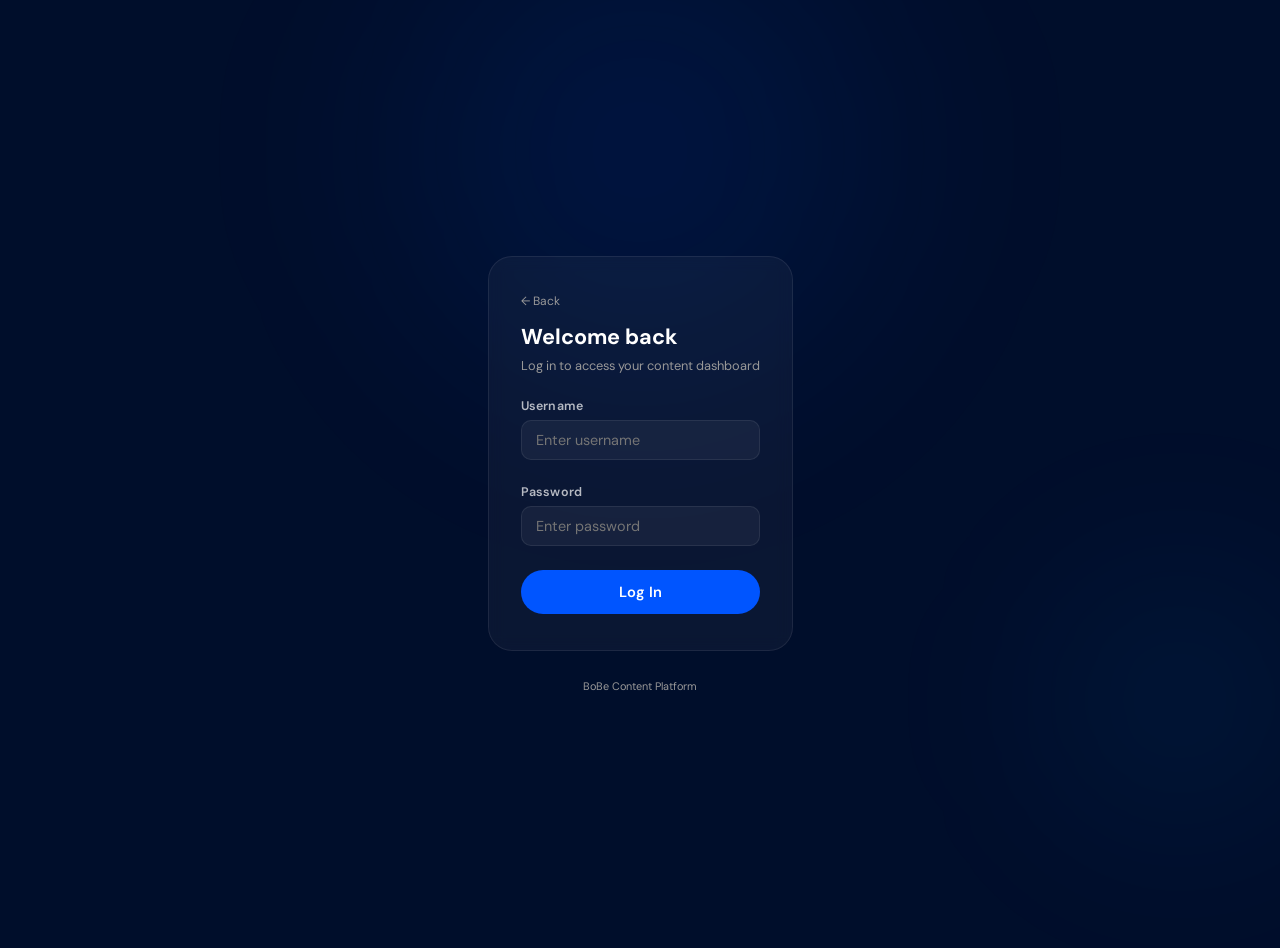
<file: dashboard/bobe/week-2026-03-09.html>
<!DOCTYPE html>
<html lang="en">
<head>
<meta charset="UTF-8">
<meta name="viewport" content="width=device-width, initial-scale=1.0">
<title>BoBe Content Dashboard — Week 3</title>
<link rel="icon" type="image/jpeg" href="../../favicon.jpg">
<style>
  @import url('https://fonts.googleapis.com/css2?family=DM+Sans:wght@400;500;600;700;800;900&display=swap');
  *, *::before, *::after { box-sizing: border-box; margin: 0; padding: 0; }

  :root {
    --bg: #000e2b;
    --surface: rgba(255,255,255,0.04);
    --surface2: rgba(255,255,255,0.07);
    --border: rgba(255,255,255,0.08);
    --blue: #0055ff;
    --blue-hover: #0044cc;
    --blue-link: #0099ff;
    --blue-dim: rgba(0,85,255,0.1);
    --green: #5BD69F;
    --green-dim: rgba(91,214,159,0.1);
    --yellow: #f0c040;
    --yellow-dim: rgba(240,192,64,0.1);
    --white: #ffffff;
    --muted: #999999;
    --text: rgba(255,255,255,0.7);
  }

  html, body {
    background: var(--bg);
    color: var(--white);
    font-family: 'DM Sans', system-ui, -apple-system, sans-serif;
    min-height: 100vh;
    line-height: 1.5;
  }

  /* Header */
  header {
    background: rgba(0,14,43,0.85);
    backdrop-filter: blur(12px);
    -webkit-backdrop-filter: blur(12px);
    border-bottom: 1px solid var(--border);
    padding: 0 24px;
    height: 80px;
    display: flex;
    align-items: center;
    gap: 16px;
    position: sticky;
    top: 0;
    z-index: 200;
  }

  .brand {
    display: flex;
    align-items: center;
    gap: 8px;
    font-size: 1.1rem;
    font-weight: 700;
    color: var(--blue);
    letter-spacing: 0.3px;
    white-space: nowrap;
  }
  .brand-dot { color: var(--pink); }

  .header-sep { width: 1px; height: 20px; background: var(--border); }

  .header-count {
    font-size: 0.78rem;
    background: var(--blue-dim);
    border: 1px solid rgba(0,85,255,0.2);
    color: var(--blue);
    padding: 2px 9px;
    border-radius: 20px;
    white-space: nowrap;
  }

  .spacer { flex: 1; }

  /* Week tabs — centered */
  .week-tabs {
    position: absolute;
    left: 50%;
    transform: translateX(-50%);
    display: flex;
    gap: 6px;
    align-items: center;
  }
  .week-tab {
    background: var(--surface2);
    border: 1px solid var(--border);
    color: var(--muted);
    padding: 6px 16px;
    border-radius: 8px;
    font-size: 0.8rem;
    font-weight: 600;
    cursor: pointer;
    text-decoration: none;
    white-space: nowrap;
    transition: all 0.15s;
  }
  .week-tab:hover:not(.active) { border-color: rgba(0,85,255,0.4); color: var(--text); }
  .week-tab.active {
    background: var(--blue-dim);
    border-color: rgba(0,85,255,0.5);
    color: var(--blue);
  }
  .week-tab.placeholder-tab {
    border-style: dashed;
    color: var(--muted);
  }
  .week-tab.placeholder-tab.active {
    border-style: solid;
    color: var(--blue);
  }
  .week-add-btn {
    background: none;
    border: 1px dashed rgba(0,85,255,0.4);
    color: rgba(0,85,255,0.7);
    padding: 4px 11px;
    border-radius: 8px;
    font-size: 1rem;
    font-weight: 500;
    line-height: 1.4;
    cursor: pointer;
    transition: all 0.15s;
    flex-shrink: 0;
  }
  .week-add-btn:hover { background: var(--blue-dim); border-color: var(--blue); color: var(--blue); }

  /* Placeholder week */
  .placeholder-grid {
    display: grid;
    grid-template-columns: repeat(auto-fill, minmax(340px, 1fr));
    gap: 24px;
    padding: 40px 24px;
    max-width: 1200px;
    margin: 0 auto;
  }
  .placeholder-card {
    background: var(--surface);
    border: 1px dashed rgba(255,255,255,0.1);
    border-radius: 24px;
    display: flex;
    flex-direction: column;
    align-items: center;
    justify-content: center;
    padding: 56px 32px;
    gap: 12px;
    text-align: center;
    min-height: 300px;
    transition: border-color 0.2s;
  }
  .placeholder-card:hover { border-color: rgba(0,85,255,0.25); }
  .placeholder-icon { font-size: 2.2rem; opacity: 0.2; }
  .placeholder-label { font-size: 1rem; font-weight: 700; color: var(--muted); }
  .placeholder-hint { font-size: 0.82rem; color: var(--muted); opacity: 0.6; max-width: 260px; line-height: 1.5; }
  .generate-bucket-btn {
    background: var(--blue);
    border: none;
    color: #fff;
    padding: 9px 26px;
    border-radius: 10px;
    font-size: 0.86rem;
    font-weight: 600;
    cursor: pointer;
    font-family: inherit;
    transition: background 0.15s;
    margin-top: 4px;
  }
  .generate-bucket-btn:hover { background: var(--blue-hover); }
  .generate-bucket-btn:disabled { opacity: 0.55; cursor: not-allowed; }

  /* Add-week modal */
  .add-week-overlay {
    position: fixed; inset: 0;
    background: rgba(0,0,0,0.55);
    backdrop-filter: blur(4px);
    z-index: 900;
    display: none;
    align-items: center;
    justify-content: center;
  }
  .add-week-overlay.open { display: flex; }
  .add-week-box {
    background: #0d1a36;
    border: 1px solid rgba(255,255,255,0.1);
    border-radius: 20px;
    padding: 32px;
    width: 360px;
    max-width: 92vw;
    display: flex;
    flex-direction: column;
    gap: 16px;
  }
  .add-week-box h3 { font-size: 1.05rem; font-weight: 700; }
  .add-week-box p { font-size: 0.84rem; color: var(--muted); line-height: 1.55; }
  .add-week-box input[type=date] {
    width: 100%;
    background: var(--surface2);
    border: 1px solid var(--border);
    color: var(--white);
    padding: 9px 12px;
    border-radius: 9px;
    font-size: 0.88rem;
    font-family: inherit;
    color-scheme: dark;
  }
  .add-week-actions { display: flex; gap: 10px; justify-content: flex-end; margin-top: 4px; }
  .add-week-actions button {
    padding: 8px 18px;
    border-radius: 9px;
    border: 1px solid var(--border);
    background: none;
    color: var(--muted);
    cursor: pointer;
    font-family: inherit;
    font-size: 0.84rem;
    font-weight: 500;
    transition: all 0.15s;
  }
  .add-week-actions .btn-confirm {
    background: var(--blue);
    border-color: var(--blue);
    color: #fff;
    font-weight: 600;
  }
  .add-week-actions .btn-confirm:hover { background: var(--blue-hover); }

  /* Language toggle */
  .lang-toggle {
    display: flex;
    background: var(--surface2);
    border: 1px solid var(--border);
    border-radius: 8px;
    overflow: hidden;
  }
  .lang-btn {
    background: none;
    border: none;
    color: var(--muted);
    padding: 5px 14px;
    cursor: pointer;
    font-size: 0.78rem;
    font-weight: 600;
    letter-spacing: 0.5px;
    transition: all 0.15s;
  }
  .lang-btn.active { background: var(--blue); color: #fff; }
  .lang-btn:hover:not(.active) { color: var(--text); }

  /* Client logo (top-left, replaces brand name) */
  .client-logo {
    height: 40px;
    width: auto;
    max-width: 140px;
    object-fit: contain;
    flex-shrink: 0;
  }

  /* Logout button */
  .logout-btn {
    background: none;
    border: 1px solid var(--border);
    color: var(--muted);
    padding: 5px 12px;
    border-radius: 7px;
    cursor: pointer;
    font-size: 0.75rem;
    transition: all 0.15s;
    font-family: inherit;
  }
  .logout-btn:hover { border-color: var(--blue); color: var(--text); }

  /* EN/RU visibility */
  .ru-only { display: none !important; }
  body.lang-ru .ru-only { display: block !important; }
  body.lang-ru .en-only { display: none !important; }

  /* Grid */
  .grid {
    display: grid;
    grid-template-columns: repeat(auto-fill, minmax(400px, 1fr));
    gap: 24px;
    padding: 28px 24px;
    max-width: 1440px;
    margin: 0 auto;
  }

  @media (max-width: 500px) {
    .grid { grid-template-columns: 1fr; padding: 14px; gap: 16px; }
    header { padding: 0 14px; gap: 10px; }
  }

  /* Card */
  .card {
    background: var(--surface);
    border: 1px solid var(--border);
    border-radius: 24px;
    overflow: hidden;
    display: flex;
    flex-direction: column;
    transition: border-color 0.2s, box-shadow 0.2s;
    backdrop-filter: blur(8px);
  }
  .card:hover {
    border-color: rgba(0,85,255,0.35);
    box-shadow: 0 8px 40px rgba(0,85,255,0.12);
  }

  /* Card image */
  .card-img {
    position: relative;
    width: 100%;
    aspect-ratio: 16 / 9;
    overflow: hidden;
    background: var(--surface2);
    cursor: pointer;
  }
  .card-img img {
    width: 100%;
    height: 100%;
    object-fit: cover;
    display: block;
    transition: transform 0.3s ease;
  }
  .card-img:hover img { transform: scale(1.02); }
  .card-img .img-overlay {
    position: absolute;
    inset: 0;
    background: linear-gradient(to bottom, transparent 60%, rgba(13,21,38,0.7) 100%);
    pointer-events: none;
  }
  .no-img {
    width: 100%;
    height: 100%;
    display: flex;
    flex-direction: column;
    align-items: center;
    justify-content: center;
    gap: 6px;
    color: var(--muted);
    font-size: 0.8rem;
  }
  .no-img-icon { font-size: 2rem; opacity: 0.3; }

  /* Card body */
  .card-body {
    padding: 16px 18px 18px;
    flex: 1;
    display: flex;
    flex-direction: column;
    gap: 14px;
  }

  .topic-header {
    display: flex;
    align-items: center;
    gap: 8px;
  }

  .day-badge {
    background: var(--blue-dim);
    border: 1px solid rgba(0,85,255,0.2);
    color: var(--blue);
    padding: 2px 8px;
    border-radius: 20px;
    font-size: 0.7rem;
    font-weight: 600;
    letter-spacing: 0.3px;
    white-space: nowrap;
    flex-shrink: 0;
  }

  .topic-title {
    font-size: 0.9rem;
    font-weight: 600;
    color: var(--white);
    line-height: 1.45;
  }

  /* Platform tabs */
  .tab-bar { display: flex; gap: 6px; }

  .tab {
    background: none;
    border: 1px solid var(--border);
    color: var(--muted);
    padding: 5px 14px;
    border-radius: 8px;
    cursor: pointer;
    font-size: 0.78rem;
    font-weight: 500;
    letter-spacing: 0.3px;
    transition: all 0.15s;
    display: flex;
    align-items: center;
    gap: 5px;
  }
  .tab:hover:not(.active) {
    border-color: rgba(0,85,255,0.3);
    color: var(--text);
    background: var(--blue-dim);
  }
  .tab.active {
    background: var(--blue-dim);
    border-color: rgba(0,85,255,0.4);
    color: var(--blue);
  }
  .tab .platform-icon { font-size: 0.9rem; }

  /* Content panels */
  .panel { display: none; flex-direction: column; gap: 8px; }
  .panel.active { display: flex; }

  .content-box {
    background: rgba(0,0,0,0.3);
    border: 1px solid var(--border);
    border-radius: 9px;
    padding: 13px 14px;
    font-size: 0.8rem;
    line-height: 1.65;
    color: var(--text);
    white-space: pre-wrap;
    word-wrap: break-word;
    max-height: 220px;
    overflow-y: auto;
    font-family: inherit;
    scrollbar-width: thin;
    scrollbar-color: var(--border) transparent;
  }
  .content-box::-webkit-scrollbar { width: 4px; }
  .content-box::-webkit-scrollbar-track { background: transparent; }
  .content-box::-webkit-scrollbar-thumb { background: var(--border); border-radius: 4px; }

  .tweet-divider {
    border: none;
    border-top: 1px dashed rgba(0,85,255,0.2);
    margin: 6px 0;
  }

  .content-actions {
    display: flex;
    align-items: center;
    justify-content: space-between;
  }

  .char-count { font-size: 0.72rem; color: var(--muted); }

  .copy-btn {
    background: var(--blue);
    color: #fff;
    border: none;
    padding: 5px 14px;
    border-radius: 10px;
    cursor: pointer;
    font-size: 0.77rem;
    font-weight: 500;
    transition: background 0.15s, transform 0.1s;
  }
  .copy-btn:hover { background: var(--blue-hover); }
  .copy-btn:active { transform: scale(0.97); }
  .copy-btn.copied { background: var(--green); color: #0D1526; }

  .publish-x-btn {
    padding: 5px 13px;
    border-radius: 7px;
    border: 1px solid rgba(29,161,242,0.4);
    background: rgba(29,161,242,0.1);
    color: #1DA1F2;
    font-size: 0.77rem;
    font-weight: 600;
    cursor: pointer;
    transition: all 0.15s;
  }
  .publish-x-btn:hover:not(:disabled) {
    background: rgba(29,161,242,0.25);
    border-color: rgba(29,161,242,0.6);
  }
  .publish-x-btn.published {
    color: var(--green);
    border-color: rgba(91,214,159,0.4);
    background: rgba(91,214,159,0.1);
    cursor: default;
  }
  .publish-x-btn:disabled { opacity: 0.7; cursor: not-allowed; }

  /* Hashtags */
  .hashtags { display: flex; flex-wrap: wrap; gap: 5px; padding-top: 2px; }
  .tag {
    background: var(--yellow-dim);
    color: var(--yellow);
    border: 1px solid rgba(240,192,64,0.25);
    border-radius: 20px;
    padding: 2px 9px;
    font-size: 0.72rem;
    cursor: pointer;
    transition: background 0.15s;
    user-select: none;
  }
  .tag:hover { background: rgba(240,192,64,0.2); }
  .tag.tag-copied { background: var(--green-dim); color: var(--green); border-color: rgba(91,214,159,0.3); }

  /* Lightbox */
  #lightbox {
    display: none;
    position: fixed;
    inset: 0;
    background: rgba(0,0,0,0.9);
    z-index: 1000;
    align-items: center;
    justify-content: center;
    cursor: zoom-out;
    padding: 20px;
  }
  #lightbox.open { display: flex; }
  #lightbox img {
    max-width: 90vw;
    max-height: 85vh;
    border-radius: 10px;
    box-shadow: 0 8px 60px rgba(0,0,0,0.7);
    cursor: default;
  }
  #lightbox-close {
    position: absolute;
    top: 18px;
    right: 22px;
    background: none;
    border: none;
    color: var(--muted);
    font-size: 1.6rem;
    cursor: pointer;
    line-height: 1;
    padding: 4px 8px;
    border-radius: 6px;
  }
  #lightbox-close:hover { color: var(--white); background: var(--surface2); }

  /* Toast */
  #toast {
    position: fixed;
    bottom: 24px;
    left: 50%;
    transform: translateX(-50%) translateY(20px);
    background: rgba(0,14,43,0.95);
    backdrop-filter: blur(8px);
    border: 1px solid var(--border);
    color: var(--text);
    padding: 9px 18px;
    border-radius: 9px;
    font-size: 0.8rem;
    opacity: 0;
    transition: opacity 0.2s, transform 0.2s;
    pointer-events: none;
    z-index: 500;
    white-space: nowrap;
  }
  #toast.show { opacity: 1; transform: translateX(-50%) translateY(0); }

  /* Empty state */
  .empty {
    grid-column: 1 / -1;
    text-align: center;
    padding: 60px 20px;
    color: var(--muted);
  }
  .empty h2 { font-size: 1.1rem; margin-bottom: 8px; color: var(--text); }

  /* Footer */
  .site-footer {
    text-align: center;
    padding: 20px 24px 28px;
    font-size: 0.72rem;
    color: var(--muted);
    letter-spacing: 0.2px;
  }

  /* Image loading overlay */
  .img-loading-overlay {
    display: none;
    position: absolute;
    inset: 0;
    background: rgba(0,14,43,0.82);
    z-index: 10;
    align-items: center;
    justify-content: center;
    flex-direction: column;
    gap: 10px;
    border-radius: 12px 12px 0 0;
  }
  .img-loading-overlay.active { display: flex; }
  .spinner {
    width: 32px; height: 32px;
    border: 3px solid rgba(0,85,255,0.2);
    border-top-color: var(--blue);
    border-radius: 50%;
    animation: spin 0.8s linear infinite;
  }
  @keyframes spin { to { transform: rotate(360deg); } }
  .spinner-label { font-size: 0.75rem; color: var(--muted); }

  /* Image action bars */
  .image-actions {
    display: flex;
    align-items: center;
    gap: 8px;
    padding: 8px 14px;
    background: rgba(255,255,255,0.02);
    border-bottom: 1px solid var(--border);
  }
  .img-status {
    flex: 1;
    font-size: 0.72rem;
    color: var(--muted);
  }
  .img-status.approved { color: var(--green); }
  .action-btn {
    background: var(--surface2);
    border: 1px solid var(--border);
    color: var(--text);
    padding: 4px 11px;
    border-radius: 7px;
    cursor: pointer;
    font-size: 0.75rem;
    font-weight: 500;
    transition: all 0.15s;
    white-space: nowrap;
  }
  .action-btn:hover:not(:disabled) { border-color: rgba(0,85,255,0.4); color: var(--blue); }
  .action-btn:disabled { opacity: 0.4; cursor: not-allowed; }
  .approve-btn.approved { background: var(--green-dim); border-color: rgba(91,214,159,0.3); color: var(--green); }
  .card.is-approved { border-color: rgba(91,214,159,0.25); }
  .regen-btn { color: var(--yellow); border-color: rgba(240,192,64,0.2); }
  .regen-btn:hover:not(:disabled) { border-color: rgba(240,192,64,0.5); color: var(--yellow); background: var(--yellow-dim); }

  /* Content regen bar */
  .content-regen-bar {
    display: flex;
    align-items: center;
    gap: 8px;
    padding: 7px 14px;
    background: rgba(240,192,64,0.04);
    border: 1px dashed rgba(240,192,64,0.15);
    border-radius: 9px;
    margin-bottom: 4px;
  }
  .content-regen-bar .regen-label {
    flex: 1;
    font-size: 0.78rem;
    color: var(--muted);
  }
  .content-regen-btn {
    background: var(--yellow-dim);
    border: 1px solid rgba(240,192,64,0.25);
    color: var(--yellow);
    padding: 5px 12px;
    border-radius: 7px;
    cursor: pointer;
    font-size: 0.77rem;
    font-weight: 500;
    transition: all 0.15s;
    white-space: nowrap;
  }
  .content-regen-btn:hover:not(:disabled) { background: rgba(240,192,64,0.15); border-color: rgba(240,192,64,0.4); }
  .content-regen-btn:disabled { opacity: 0.4; cursor: not-allowed; }
  .content-regen-btn.triggering { background: rgba(0,85,255,0.1); border-color: rgba(0,85,255,0.3); color: var(--blue); }

  /* GitHub token modal */
  #gh-token-modal {
    display: none;
    position: fixed;
    inset: 0;
    background: rgba(0,14,43,0.88);
    z-index: 2000;
    align-items: center;
    justify-content: center;
    padding: 20px;
  }
  #gh-token-modal.open { display: flex; }
  .modal-box {
    background: var(--surface);
    border: 1px solid var(--border);
    border-radius: 24px;
    padding: 28px 28px 24px;
    max-width: 440px;
    width: 100%;
    backdrop-filter: blur(8px);
  }
  .modal-box h3 { font-size: 1rem; font-weight: 600; margin-bottom: 8px; }
  .modal-box p { font-size: 0.8rem; color: var(--muted); margin-bottom: 16px; line-height: 1.55; }
  .modal-box input[type=password] {
    width: 100%;
    background: rgba(255,255,255,0.05);
    border: 1px solid var(--border);
    color: var(--white);
    padding: 9px 12px;
    border-radius: 10px;
    font-size: 0.85rem;
    margin-bottom: 14px;
    outline: none;
  }
  .modal-box input[type=password]:focus { border-color: #0099ff; }
  .modal-actions { display: flex; gap: 8px; justify-content: flex-end; }
  .btn-primary { background: #0055ff; color: #fff; border: none; padding: 8px 18px; border-radius: 22px; cursor: pointer; font-size: 0.83rem; font-weight: 500; transition: background 0.2s ease; }
  .btn-primary:hover { background: #0044cc; }
  .btn-secondary { background: none; border: 1px solid rgba(255,255,255,0.12); color: var(--muted); padding: 8px 14px; border-radius: 22px; cursor: pointer; font-size: 0.83rem; transition: all 0.2s ease; }

  /* RU loading modal */
  .ru-loading-overlay {
    display: none;
    position: fixed;
    inset: 0;
    background: rgba(0,0,0,0.7);
    backdrop-filter: blur(4px);
    z-index: 3000;
    align-items: center;
    justify-content: center;
  }
  .ru-loading-overlay.open { display: flex; }
  .ru-loading-box {
    background: #0d1a36;
    border: 1px solid rgba(255,255,255,0.12);
    border-radius: 20px;
    padding: 36px 40px;
    max-width: 380px;
    width: 90%;
    display: flex;
    flex-direction: column;
    align-items: center;
    gap: 18px;
    text-align: center;
  }
  .ru-loading-box p { font-size: 0.95rem; color: rgba(255,255,255,0.85); margin: 0; line-height: 1.5; }
  .ru-spinner {
    width: 40px; height: 40px;
    border: 3px solid rgba(255,255,255,0.12);
    border-top-color: #1589DC;
    border-radius: 50%;
    animation: ru-spin 0.8s linear infinite;
  }
  @keyframes ru-spin { to { transform: rotate(360deg); } }
  .ru-loading-box .btn-go-en {
    background: none;
    border: 1px solid rgba(255,255,255,0.2);
    color: rgba(255,255,255,0.65);
    padding: 8px 18px;
    border-radius: 22px;
    cursor: pointer;
    font-size: 0.82rem;
    transition: all 0.2s;
  }
  .ru-loading-box .btn-go-en:hover { background: rgba(255,255,255,0.08); color: #fff; }

  /* Regen status bar */
  #regen-status-bar {
    display: none;
    position: fixed;
    bottom: 24px;
    left: 50%;
    transform: translateX(-50%);
    background: rgba(0,14,43,0.95);
    backdrop-filter: blur(8px);
    border: 1px solid var(--border);
    color: var(--text);
    padding: 10px 18px;
    border-radius: 10px;
    font-size: 0.8rem;
    z-index: 600;
    display: none;
    align-items: center;
    gap: 10px;
    max-width: 440px;
    width: 90%;
    box-shadow: 0 4px 24px rgba(0,0,0,0.4);
  }
  #regen-status-bar.show { display: flex; }
  #regen-status-bar .status-msg { flex: 1; }
  #regen-status-bar .dismiss-btn { background: none; border: none; color: var(--muted); cursor: pointer; font-size: 1rem; padding: 2px 6px; }

  /* Bucket tabs */
  .bucket-tabs {
    display: flex; gap: 8px; padding: 16px 24px 0;
    border-bottom: 2px solid rgba(255,255,255,0.06); margin-bottom: 0;
    flex-wrap: wrap;
  }
  .bucket-tab {
    padding: 10px 20px; border: none; border-radius: 8px 8px 0 0;
    background: rgba(255,255,255,0.04); color: var(--muted); cursor: pointer;
    font-size: 14px; font-weight: 600; transition: all 0.2s; font-family: inherit;
  }
  .bucket-tab.active { background: var(--blue); color: #fff; }
  .bucket-tab:hover:not(.active) { background: rgba(255,255,255,0.07); color: var(--text); }

  /* Announcement input panel */
  .announcement-input-panel {
    margin: 20px 24px; padding: 20px; background: rgba(255,255,255,0.04);
    border-radius: 12px; border: 1px solid var(--border);
  }
  .announcement-input-panel h3 { color: var(--white); margin: 0 0 8px; font-size: 16px; }
  .announcement-input-panel p { color: var(--muted); font-size: 13px; margin: 0 0 12px; }
  .announcement-input-panel textarea {
    width: 100%; box-sizing: border-box;
    background: rgba(0,0,0,0.3); color: var(--white); border: 1px solid var(--border);
    border-radius: 8px; padding: 12px; font-size: 14px; resize: vertical;
    font-family: inherit;
  }
  .announcement-input-panel textarea:focus { outline: none; border-color: var(--blue-link); }
  .btn-generate-announcement {
    margin-top: 12px; padding: 10px 20px; background: var(--blue);
    color: #fff; border: none; border-radius: 8px; cursor: pointer;
    font-weight: 600; font-size: 14px; transition: background 0.2s; font-family: inherit;
  }
  .btn-generate-announcement:hover { background: var(--blue-hover); }
  .btn-generate-announcement:disabled { opacity: 0.6; cursor: not-allowed; }
  #announcement-status { margin-top: 10px; font-size: 13px; color: var(--muted); }
</style>
</head>
<body>

<script>
(function() {
  var auth = sessionStorage.getItem('dash_auth');
  if (!auth) { window.location.replace('login.html'); return; }
  try {
    var session = JSON.parse(auth);
    var expectedClient = 'bobe';
    if (session.role !== 'admin' && session.clientId !== expectedClient) {
      sessionStorage.removeItem('dash_auth');
      window.location.replace('login.html');
    }
  } catch(e) {
    sessionStorage.removeItem('dash_auth');
    window.location.replace('login.html');
  }
})();
</script>


<!-- Lightbox -->
<div id="lightbox">
  <button id="lightbox-close" title="Close">&#10005;</button>
  <img id="lightbox-img" src="" alt="">
</div>

<!-- Toast -->
<div id="toast"></div>

<!-- GitHub Token Modal -->
<div id="gh-token-modal">
  <div class="modal-box">
    <h3>GitHub Token Required</h3>
    <p>To regenerate content or images, enter a GitHub Personal Access Token with <strong>Actions: write</strong> scope. It is stored in your browser session only.</p>
    <input type="password" id="gh-token-input" placeholder="ghp_..." autocomplete="off">
    <div class="modal-actions">
      <button class="btn-secondary" onclick="cancelGhModal()">Cancel</button>
      <button class="btn-primary" onclick="saveGhToken()">Save & Continue</button>
    </div>
  </div>
</div>

<!-- Regen status bar -->
<div id="regen-status-bar">
  <span class="status-msg" id="regen-status-msg">Workflow triggered...</span>
  <button class="dismiss-btn" onclick="dismissRegenStatus()" title="Dismiss">&#10005;</button>
</div>

<header>
  
  <img src="client-logo.png" alt="BoBe" class="client-logo">
  
  
  
  
  <div class="week-tabs">
    
    <a class="week-tab" href="week-2026-02-16.html">Week 1 - 16/02/26</a>
    
    <a class="week-tab" href="week-2026-03-02.html">Week 2 - 02/03/26</a>
    
    <a class="week-tab placeholder-tab active" href="week-2026-03-09.html">Week 3</a>
    
    <button class="week-add-btn" onclick="openAddWeekModal()" title="Add new week">+</button>
  </div>
  
  <div class="spacer"></div>
  <div class="lang-toggle">
    <button class="lang-btn active" id="btn-en" onclick="setLang('en')">EN</button>
    <button class="lang-btn" id="btn-ru" onclick="setLang('ru')">RU</button>
  </div>
  <button class="logout-btn" onclick="logout()" title="Log out">Log out</button>
</header>

<!-- Bucket tab navigation -->
<div class="bucket-tabs" id="bucket-tabs">
  <button class="bucket-tab active" data-bucket="trending" onclick="switchBucket('trending')">&#128200; Trending</button>
  <button class="bucket-tab" data-bucket="education" onclick="switchBucket('education')">&#127891; Education</button>
  <button class="bucket-tab" data-bucket="announcements" onclick="switchBucket('announcements')">&#128227; Announcements</button>
</div>

<!-- Announcement input panel (shown only on announcements tab) -->
<div class="announcement-input-panel" id="announcement-input-panel" style="display:none">
  <h3>Weekly Announcement</h3>
  <p>Paste your weekly update below. The system will generate 7 different content angles from it (one per day).</p>
  <textarea id="announcement-text" rows="4" placeholder="e.g. We launched a new grid bot feature for ETH/USDT pairs..."></textarea>
  <button class="btn-generate-announcement" id="btn-gen-ann" onclick="submitAnnouncement()">Generate 7 Content Angles</button>
  <div id="announcement-status"></div>
</div>


<!-- Placeholder week — no content yet -->
<div class="placeholder-grid" id="placeholder-grid">
  <div class="placeholder-card" data-bucket="trending" id="ph-trending">
    <span class="placeholder-icon">&#128200;</span>
    <div class="placeholder-label">Trending Content</div>
    <div class="placeholder-hint">7 topics scraped from X and Reddit, tailored to this week's trends.</div>
    <button class="generate-bucket-btn" id="gen-btn-trending" onclick="generateWeek()">Generate</button>
  </div>
  <div class="placeholder-card" data-bucket="education" id="ph-education">
    <span class="placeholder-icon">&#127891;</span>
    <div class="placeholder-label">Education Content</div>
    <div class="placeholder-hint">7 belief-building posts from the buyer journey, generated for this week.</div>
    <button class="generate-bucket-btn" id="gen-btn-education" onclick="generateWeek()">Generate</button>
  </div>
  <div class="placeholder-card" data-bucket="announcements" id="ph-announcements">
    <span class="placeholder-icon">&#128227;</span>
    <div class="placeholder-label">Announcements</div>
    <div class="placeholder-hint">Add your weekly update above, then generate 7 content angles from it.</div>
    <button class="generate-bucket-btn" id="gen-btn-announcements" onclick="generateWeek()">Generate</button>
  </div>
</div>


<footer class="site-footer">Generated by BoBe Content Pipeline</footer>

<!-- Add Week modal -->
<div class="add-week-overlay" id="add-week-modal">
  <div class="add-week-box">
    <h3>Create New Week</h3>
    <p>Select the Monday start date for the new week. The pipeline will generate all 3 content buckets and deploy when complete.</p>
    <input type="date" id="add-week-date">
    <div class="add-week-actions">
      <button onclick="cancelAddWeekModal()">Cancel</button>
      <button class="btn-confirm" onclick="confirmAddWeek()">Start Pipeline</button>
    </div>
  </div>
</div>

<!-- RU loading modal -->
<div class="ru-loading-overlay" id="ru-loading-modal">
  <div class="ru-loading-box">
    <div class="ru-spinner"></div>
    <p>Generating Russian content...<br><small style="opacity:0.6;font-size:0.8rem">This may take a few minutes.</small></p>
    <button class="btn-go-en" onclick="dismissRuModal()">Go back to English</button>
  </div>
</div>

<script>
// ── Constants (injected at build time) ────────────────────────────────────────
const GH_REPO           = 'rtadik/bobe-content-dashboard';
const GH_WORKFLOW       = 'regenerate-item.yml';
const GH_PUBLISH_WORKFLOW = 'publish-to-x.yml';
const WEEK_OF           = '2026-03-09';
const CLIENT_ID         = 'bobe';
const TOPIC_COUNT       = 0;
const GH_REGEN_TOKEN    = '';
const REGEN_WORKER_URL  = '';

// ── Logout ────────────────────────────────────────────────────────────────────
function logout() {
  sessionStorage.removeItem('dash_auth');
  window.location.href = 'login.html';
}

// ── Language toggle ───────────────────────────────────────────────────────────
function setLang(lang) {
  document.body.classList.toggle('lang-ru', lang === 'ru');
  document.getElementById('btn-en').classList.toggle('active', lang === 'en');
  document.getElementById('btn-ru').classList.toggle('active', lang === 'ru');
  localStorage.setItem('content-dash-lang', lang);
  // Dismiss RU loading modal when switching back to English
  if (lang === 'en') {
    var m = document.getElementById('ru-loading-modal');
    if (m) m.classList.remove('open');
  }
}
(function(){ if(localStorage.getItem('content-dash-lang')==='ru') setLang('ru'); })();

// ── RU loading modal ──────────────────────────────────────────────────────────
function showRuModal() {
  var m = document.getElementById('ru-loading-modal');
  if (m) m.classList.add('open');
}
function dismissRuModal() {
  var m = document.getElementById('ru-loading-modal');
  if (m) m.classList.remove('open');
  setLang('en');
}

// ── Toast ─────────────────────────────────────────────────────────────────────
let toastTimer;
function showToast(msg) {
  const el = document.getElementById('toast');
  el.textContent = msg;
  el.className = 'show';
  clearTimeout(toastTimer);
  toastTimer = setTimeout(() => { el.className = ''; }, 3000);
}

// ── Tab switching ─────────────────────────────────────────────────────────────
document.querySelectorAll('.tab-bar').forEach(bar => {
  bar.querySelectorAll('.tab').forEach(tab => {
    tab.addEventListener('click', () => {
      const card = tab.closest('.card-body');
      const target = tab.dataset.tab;
      bar.querySelectorAll('.tab').forEach(t => t.classList.remove('active'));
      card.querySelectorAll('.panel').forEach(p => p.classList.remove('active'));
      tab.classList.add('active');
      document.getElementById(target).classList.add('active');
    });
  });
});

// ── Copy helpers ──────────────────────────────────────────────────────────────
function copyText(text) {
  if (navigator.clipboard) return navigator.clipboard.writeText(text);
  const ta = document.createElement('textarea');
  ta.value = text;
  ta.style.position = 'fixed';
  ta.style.opacity = '0';
  document.body.appendChild(ta);
  ta.focus();
  ta.select();
  document.execCommand('copy');
  document.body.removeChild(ta);
  return Promise.resolve();
}

function flashCopy(el, label) {
  const orig = el.textContent;
  el.textContent = label;
  el.classList.add('copied');
  setTimeout(() => { el.textContent = orig; el.classList.remove('copied'); }, 2000);
}

document.querySelectorAll('.copy-btn').forEach(btn => {
  btn.addEventListener('click', () => {
    const text = btn.dataset.raw || '';
    copyText(text).then(() => flashCopy(btn, 'Copied ✓'));
  });
});

document.querySelectorAll('.tag').forEach(tag => {
  tag.addEventListener('click', () => {
    copyText(tag.dataset.tag).then(() => {
      const orig = tag.textContent;
      tag.textContent = '✓';
      tag.classList.add('tag-copied');
      setTimeout(() => { tag.textContent = orig; tag.classList.remove('tag-copied'); }, 1500);
    });
  });
});

// ── Lightbox ──────────────────────────────────────────────────────────────────
const lightbox = document.getElementById('lightbox');
const lightImg = document.getElementById('lightbox-img');
const lbClose  = document.getElementById('lightbox-close');

document.querySelectorAll('.card-img[data-src]').forEach(el => {
  el.addEventListener('click', e => {
    if (e.target.closest('.img-loading-overlay')) return;
    lightImg.src = el.dataset.src;
    lightbox.classList.add('open');
    document.body.style.overflow = 'hidden';
  });
});

function closeLightbox() {
  lightbox.classList.remove('open');
  document.body.style.overflow = '';
  lightImg.src = '';
}

lbClose.addEventListener('click', closeLightbox);
lightbox.addEventListener('click', e => { if (e.target === lightbox) closeLightbox(); });
document.addEventListener('keydown', e => { if (e.key === 'Escape') closeLightbox(); });

// ── Approval state (sessionStorage) ──────────────────────────────────────────
const APPROVAL_KEY = `approvals_${CLIENT_ID}_${WEEK_OF}`;

function loadApprovals() {
  try {
    return JSON.parse(sessionStorage.getItem(APPROVAL_KEY) || '{}');
  } catch(e) { return {}; }
}

function saveApprovals(data) {
  sessionStorage.setItem(APPROVAL_KEY, JSON.stringify(data));
}

function setApprovalUI(idx, status) {
  const statusEl   = document.getElementById(`status-${idx}`);
  const approveBtn = document.getElementById(`approve-${idx}`);
  const card       = document.getElementById(`card-${idx}`);
  if (!statusEl || !approveBtn) return;
  if (status === 'approved') {
    statusEl.textContent = 'Approved ✓';
    statusEl.className   = 'img-status approved';
    approveBtn.textContent = '✓ Approved';
    approveBtn.classList.add('approved');
    card && card.classList.add('is-approved');
  } else {
    statusEl.textContent = 'Pending review';
    statusEl.className   = 'img-status';
    approveBtn.textContent = '✓ Approve';
    approveBtn.classList.remove('approved');
    card && card.classList.remove('is-approved');
  }
}

// ── RU lock/unlock ────────────────────────────────────────────────────────────
function updateRuRegenState(idx, isApproved) {
  const ruImgBtn = document.getElementById(`regen-ru-${idx}`);
  const ruContentBtn = document.getElementById(`ru-content-regen-${idx}`);
  const ruContentLabel = document.getElementById(`ru-content-regen-label-${idx}`);
  if (ruImgBtn) {
    ruImgBtn.disabled = !isApproved;
    ruImgBtn.textContent = isApproved ? '↻ Regen Image' : '\u{1F512} Regen Image';
  }
  if (ruContentBtn) {
    ruContentBtn.disabled = !isApproved;
    ruContentBtn.textContent = isApproved ? '↻ Regen RU Content' : '\u{1F512} Regen RU Content';
  }
  if (ruContentLabel) {
    ruContentLabel.textContent = isApproved ? 'Regenerate RU content via AI' : 'Approve EN first to unlock';
  }
}

function approveImage(idx) {
  const approveBtn = document.getElementById(`approve-${idx}`);
  const isApproved = approveBtn.classList.contains('approved');
  const newStatus  = isApproved ? 'pending' : 'approved';

  const approvals = loadApprovals();
  approvals[idx] = newStatus;
  saveApprovals(approvals);

  setApprovalUI(idx, newStatus);
  updateRuRegenState(idx, newStatus === 'approved');
  if (newStatus === 'approved') {
    setLang('ru');
    showToast('Image approved ✓ — switched to Russian');
  } else {
    showToast('Approval removed');
  }
}

// Restore approval state on page load
(function() {
  const approvals = loadApprovals();
  for (let i = 1; i <= TOPIC_COUNT; i++) {
    const status = approvals[i] || 'pending';
    setApprovalUI(i, status);
    updateRuRegenState(i, status === 'approved');
  }
})();

// ── Cloudflare Worker dispatch helpers (Phase 4a) ─────────────────────────────

async function _dispatchViaWorker(workflow, extraInputs, btnIdx, regenType) {
  // Build button reference
  let btn = null;
  if (btnIdx !== null) {
    const btnId =
      regenType === 'image_en'   ? `regen-${btnIdx}` :
      regenType === 'image_ru'   ? `regen-ru-${btnIdx}` :
      regenType === 'content'    ? `content-regen-${btnIdx}` :
      regenType === 'content_ru' ? `ru-content-regen-${btnIdx}` :
      regenType === 'publish'    ? `publish-x-${btnIdx}` : null;
    btn = btnId ? document.getElementById(btnId) : null;
  }
  const origText = btn ? btn.textContent : '';
  if (btn) { btn.textContent = 'Triggering...'; btn.disabled = true; btn.classList.add('triggering'); }

  const label = regenType === 'announce' ? 'announcement pipeline' : `${regenType} regeneration`;
  showRegenStatus(`Triggering ${label}...`);

  try {
    const resp = await fetch(REGEN_WORKER_URL, {
      method: 'POST',
      headers: { 'Content-Type': 'application/json' },
      body: JSON.stringify({
        workflow,
        client_id: CLIENT_ID,
        week_of:   WEEK_OF,
        ...extraInputs,
      }),
    });

    const data = await resp.json().catch(() => ({}));
    if (resp.ok && data.ok) {
      showRegenStatus('Workflow started! This takes 2-5 min. Page will reload when done.');
      if (btn) { btn.textContent = 'Queued ✓'; btn.classList.remove('triggering'); }
      _pollViaWorker(workflow + '.yml');
    } else if (resp.status === 401 || resp.status === 403) {
      showToast('Worker auth error. Contact admin.');
      if (btn) { btn.textContent = origText; btn.disabled = false; btn.classList.remove('triggering'); }
      dismissRegenStatus();
    } else {
      showToast('Worker error: ' + (data.error || resp.status));
      if (btn) { btn.textContent = origText; btn.disabled = false; btn.classList.remove('triggering'); }
      dismissRegenStatus();
    }
  } catch(e) {
    showToast('Network error: ' + e.message);
    if (btn) { btn.textContent = origText; btn.disabled = false; btn.classList.remove('triggering'); }
    dismissRegenStatus();
  }
}

async function _pollViaWorker(workflowFile) {
  const deadline = Date.now() + 10 * 60 * 1000; // 10 min
  await new Promise(r => setTimeout(r, 20000)); // wait 20s before first poll

  while (Date.now() < deadline) {
    try {
      const resp = await fetch(`${REGEN_WORKER_URL}/status?workflow=${encodeURIComponent(workflowFile)}`);
      const data = await resp.json().catch(() => ({}));
      if (data.status === 'completed') {
        if (data.conclusion === 'success') {
          showRegenStatus('Complete! Reloading page...');
          setTimeout(() => location.reload(), 2500);
        } else {
          showRegenStatus('Workflow finished with status: ' + data.conclusion + '. Check GitHub Actions for details.');
        }
        return;
      }
      if (data.status) {
        showRegenStatus('Workflow running... (' + data.status + ')');
      }
    } catch(e) { /* continue polling */ }
    await new Promise(r => setTimeout(r, 15000));
  }
  showRegenStatus('Workflow is taking longer than expected. Refresh manually when done.');
}

// ── GitHub token modal ────────────────────────────────────────────────────────
let _pendingRegenCb = null;

function getGhToken(callback) {
  const existing = GH_REGEN_TOKEN || sessionStorage.getItem('gh_pat');
  if (existing) { callback(existing); return; }
  _pendingRegenCb = callback;
  document.getElementById('gh-token-modal').classList.add('open');
  setTimeout(() => document.getElementById('gh-token-input').focus(), 100);
}

function cancelGhModal() {
  document.getElementById('gh-token-modal').classList.remove('open');
  document.getElementById('gh-token-input').value = '';
  _pendingRegenCb = null;
}

function saveGhToken() {
  const token = document.getElementById('gh-token-input').value.trim();
  if (!token) { showToast('Please enter a token'); return; }
  sessionStorage.setItem('gh_pat', token);
  document.getElementById('gh-token-modal').classList.remove('open');
  document.getElementById('gh-token-input').value = '';
  if (_pendingRegenCb) { const cb = _pendingRegenCb; _pendingRegenCb = null; cb(token); }
}

document.getElementById('gh-token-input').addEventListener('keydown', e => {
  if (e.key === 'Enter') saveGhToken();
  if (e.key === 'Escape') cancelGhModal();
});

// ── Regen status bar ──────────────────────────────────────────────────────────
function showRegenStatus(msg) {
  const bar = document.getElementById('regen-status-bar');
  document.getElementById('regen-status-msg').textContent = msg;
  bar.classList.add('show');
}

function dismissRegenStatus() {
  document.getElementById('regen-status-bar').classList.remove('show');
}

// ── Trigger regeneration via GitHub Actions API ───────────────────────────────
function triggerRegen(idx, regenType) {
  // Guard: RU types require EN to be approved
  if (regenType === 'image_ru' || regenType === 'content_ru') {
    const approvals = loadApprovals();
    if (approvals[idx] !== 'approved') {
      showToast('Approve the EN image first to unlock RU regeneration');
      return;
    }
  }

  if (!GH_REPO || GH_REPO === '') {
    showToast('GitHub repo not configured — contact admin');
    return;
  }

  // Show RU loading modal for RU regen types
  if (regenType === 'image_ru' || regenType === 'content_ru') {
    showRuModal();
  }

  // Worker path: no PAT needed
  if (REGEN_WORKER_URL) {
    _dispatchViaWorker('regenerate-item', { topic_index: String(idx - 1), regen_type: regenType }, idx, regenType);
    return;
  }

  getGhToken(async function(token) {
    const btn = document.getElementById(
      regenType === 'image_en' ? `regen-${idx}` :
      regenType === 'image_ru' ? `regen-ru-${idx}` :
      regenType === 'content'  ? `content-regen-${idx}` :
                                 `ru-content-regen-${idx}`
    );
    const origText = btn ? btn.textContent : '';
    if (btn) { btn.textContent = 'Triggering...'; btn.disabled = true; btn.classList.add('triggering'); }

    showRegenStatus(`Triggering ${regenType} regeneration for topic ${idx}...`);

    try {
      const resp = await fetch(
        `https://api.github.com/repos/${GH_REPO}/actions/workflows/${GH_WORKFLOW}/dispatches`,
        {
          method: 'POST',
          headers: {
            'Authorization': `Bearer ${token}`,
            'Accept': 'application/vnd.github+json',
            'Content-Type': 'application/json',
          },
          body: JSON.stringify({
            ref: 'main',
            inputs: {
              client_id:   CLIENT_ID,
              week_of:     WEEK_OF,
              topic_index: String(idx - 1),
              regen_type:  regenType,
            },
          }),
        }
      );

      if (resp.status === 204) {
        showRegenStatus('Workflow started! This takes 2-5 min. Refresh the page when done.');
        if (btn) { btn.textContent = 'Queued ✓'; btn.classList.remove('triggering'); }
        pollRegenCompletion(token);
      } else if (resp.status === 401 || resp.status === 403) {
        sessionStorage.removeItem('gh_pat');
        showToast('Token invalid or expired. Please try again.', true);
        if (btn) { btn.textContent = origText; btn.disabled = false; btn.classList.remove('triggering'); }
        dismissRegenStatus();
        var ruModal = document.getElementById('ru-loading-modal');
        if (ruModal) ruModal.classList.remove('open');
      } else {
        const err = await resp.text();
        showToast('GitHub API error: ' + resp.status);
        if (btn) { btn.textContent = origText; btn.disabled = false; btn.classList.remove('triggering'); }
        dismissRegenStatus();
        var ruModal = document.getElementById('ru-loading-modal');
        if (ruModal) ruModal.classList.remove('open');
        console.error('GH API error', resp.status, err);
      }
    } catch(e) {
      showToast('Network error: ' + e.message);
      if (btn) { btn.textContent = origText; btn.disabled = false; btn.classList.remove('triggering'); }
      dismissRegenStatus();
      var ruModal = document.getElementById('ru-loading-modal');
      if (ruModal) ruModal.classList.remove('open');
    }
  });
}

// ── Trigger X publish via GitHub Actions API ──────────────────────────────────
function triggerPublishToX(idx) {
  if (!GH_REPO || GH_REPO === '') {
    showToast('GitHub repo not configured — contact admin');
    return;
  }

  // Worker path: no PAT needed
  if (REGEN_WORKER_URL) {
    _dispatchViaWorker('publish-to-x', { topic_index: String(idx - 1) }, idx, 'publish');
    return;
  }

  getGhToken(async function(token) {
    const btn = document.getElementById(`publish-x-${idx}`);
    const origText = btn ? btn.textContent : '';
    if (btn) { btn.textContent = 'Publishing...'; btn.disabled = true; btn.classList.add('triggering'); }

    showRegenStatus('Triggering X publish workflow...');

    try {
      const resp = await fetch(
        `https://api.github.com/repos/${GH_REPO}/actions/workflows/${GH_PUBLISH_WORKFLOW}/dispatches`,
        {
          method: 'POST',
          headers: {
            'Authorization': `Bearer ${token}`,
            'Accept': 'application/vnd.github+json',
            'Content-Type': 'application/json',
          },
          body: JSON.stringify({
            ref: 'main',
            inputs: {
              client_id:   CLIENT_ID,
              week_of:     WEEK_OF,
              topic_index: String(idx - 1),
            },
          }),
        }
      );

      if (resp.status === 204) {
        showRegenStatus('Publish workflow started! This takes 2-3 min. Refresh to see Published status.');
        if (btn) { btn.textContent = 'Queued ✓'; btn.classList.remove('triggering'); }
        pollRegenCompletion(token);
      } else if (resp.status === 401 || resp.status === 403) {
        sessionStorage.removeItem('gh_pat');
        showToast('Token invalid or expired. Please try again.', true);
        if (btn) { btn.textContent = origText; btn.disabled = false; btn.classList.remove('triggering'); }
        dismissRegenStatus();
      } else {
        const err = await resp.text();
        showToast('GitHub API error: ' + resp.status);
        if (btn) { btn.textContent = origText; btn.disabled = false; btn.classList.remove('triggering'); }
        dismissRegenStatus();
        console.error('GH API error', resp.status, err);
      }
    } catch(e) {
      showToast('Network error: ' + e.message);
      if (btn) { btn.textContent = origText; btn.disabled = false; btn.classList.remove('triggering'); }
      dismissRegenStatus();
    }
  });
}

async function pollRegenCompletion(token) {
  if (REGEN_WORKER_URL) { _pollViaWorker(GH_WORKFLOW); return; }
  const deadline = Date.now() + 10 * 60 * 1000; // 10 min
  await new Promise(r => setTimeout(r, 20000)); // wait 20s before first poll

  while (Date.now() < deadline) {
    try {
      const resp = await fetch(
        `https://api.github.com/repos/${GH_REPO}/actions/workflows/${GH_WORKFLOW}/runs?per_page=5`,
        { headers: { 'Authorization': `Bearer ${token}`, 'Accept': 'application/vnd.github+json' } }
      );
      const data = await resp.json();
      const run  = data.workflow_runs && data.workflow_runs[0];
      if (run && run.status === 'completed') {
        if (run.conclusion === 'success') {
          showRegenStatus('Regeneration complete! Reloading page...');
          setTimeout(() => location.reload(), 2500);
        } else {
          showRegenStatus('Workflow finished with status: ' + run.conclusion + '. Check GitHub Actions for details.');
        }
        return;
      }
      if (run) {
        showRegenStatus('Workflow running... (' + (run.status || 'in_progress') + ')');
      }
    } catch(e) { /* continue polling */ }
    await new Promise(r => setTimeout(r, 15000));
  }
  showRegenStatus('Workflow is taking longer than expected. Refresh manually when done.');
}

// ── Bucket tab switching ───────────────────────────────────────────────────────
function switchBucket(bucket) {
  document.querySelectorAll('.bucket-tab').forEach(function(tab) {
    tab.classList.toggle('active', tab.dataset.bucket === bucket);
  });
  document.querySelectorAll('.card').forEach(function(card) {
    var cardBucket = card.dataset.bucket || 'trending';
    card.style.display = cardBucket === bucket ? '' : 'none';
  });
  // Show/hide placeholder cards
  document.querySelectorAll('.placeholder-card').forEach(function(card) {
    var cardBucket = card.dataset.bucket || 'trending';
    card.style.display = cardBucket === bucket ? '' : 'none';
  });
  var inputPanel = document.getElementById('announcement-input-panel');
  if (inputPanel) {
    inputPanel.style.display = bucket === 'announcements' ? 'block' : 'none';
  }
  try { localStorage.setItem('active-bucket', bucket); } catch(e) {}
}

// Initialise bucket on load
(function() {
  var saved = '';
  try { saved = localStorage.getItem('active-bucket') || ''; } catch(e) {}
  var firstBucket = 'trending';
  var allBuckets = new Set(['trending','education','announcements']);
  document.querySelectorAll('.card').forEach(function(c) { if(c.dataset.bucket) allBuckets.add(c.dataset.bucket); });
  switchBucket(saved && allBuckets.has(saved) ? saved : firstBucket);
})();

// ── Add week / placeholder generate ───────────────────────────────────────────
function openAddWeekModal() {
  const modal = document.getElementById('add-week-modal');
  if (!modal) return;
  // Default to next Monday after current WEEK_OF
  try {
    const base = WEEK_OF ? new Date(WEEK_OF + 'T00:00:00') : new Date();
    base.setDate(base.getDate() + 7);
    document.getElementById('add-week-date').value = base.toISOString().slice(0, 10);
  } catch(e) {}
  modal.classList.add('open');
}

function cancelAddWeekModal() {
  const modal = document.getElementById('add-week-modal');
  if (modal) modal.classList.remove('open');
}

function confirmAddWeek() {
  const d = document.getElementById('add-week-date').value;
  if (!d) { showToast('Please select a week start date.'); return; }
  cancelAddWeekModal();
  _triggerWeeklyPipeline(d);
}

function generateWeek() {
  if (!GH_REPO) { showToast('GitHub repo not configured'); return; }
  // Disable all generate buttons to prevent double-trigger
  document.querySelectorAll('.generate-bucket-btn').forEach(b => {
    b.disabled = true; b.textContent = 'Queued ✓';
  });
  _triggerWeeklyPipeline(WEEK_OF);
}

function _triggerWeeklyPipeline(weekOf) {
  if (!GH_REPO) { showToast('GitHub repo not configured'); return; }
  if (REGEN_WORKER_URL) {
    _dispatchViaWorker('weekly-pipeline', { week_of: weekOf }, null, 'pipeline');
    showRegenStatus('Weekly pipeline started. New content will appear when complete (~5-10 min).');
    return;
  }
  getGhToken(async function(token) {
    try {
      const resp = await fetch(
        `https://api.github.com/repos/${GH_REPO}/actions/workflows/weekly-pipeline.yml/dispatches`,
        {
          method: 'POST',
          headers: {
            'Authorization': `Bearer ${token}`,
            'Accept': 'application/vnd.github+json',
            'Content-Type': 'application/json',
          },
          body: JSON.stringify({ ref: 'main', inputs: { client_id: CLIENT_ID, week_of: weekOf } }),
        }
      );
      if (resp.status === 204) {
        showRegenStatus('Weekly pipeline started. New content will appear when complete (~5-10 min).');
        pollRegenCompletion(token);
      } else if (resp.status === 401 || resp.status === 403) {
        sessionStorage.removeItem('gh_pat');
        showToast('Token invalid or expired. Please try again.');
        document.querySelectorAll('.generate-bucket-btn').forEach(b => { b.disabled = false; b.textContent = 'Generate'; });
      } else {
        showToast('GitHub API error: ' + resp.status);
        document.querySelectorAll('.generate-bucket-btn').forEach(b => { b.disabled = false; b.textContent = 'Generate'; });
      }
    } catch(e) {
      showToast('Network error: ' + e.message);
      document.querySelectorAll('.generate-bucket-btn').forEach(b => { b.disabled = false; b.textContent = 'Generate'; });
    }
  });
}

// ── Announcement generation (via GitHub Actions) ───────────────────────────────
async function submitAnnouncement() {
  var text = (document.getElementById('announcement-text') || {}).value;
  if (!text || !text.trim()) {
    alert('Please enter your announcement text first.');
    return;
  }
  var btn = document.getElementById('btn-gen-ann');
  var statusEl = document.getElementById('announcement-status');
  if (btn) { btn.disabled = true; btn.textContent = 'Generating...'; }
  if (statusEl) statusEl.textContent = 'Preparing to trigger workflow...';

  if (!GH_REPO || GH_REPO === '') {
    if (statusEl) statusEl.textContent = 'GitHub repo not configured. Contact admin.';
    if (btn) { btn.disabled = false; btn.textContent = 'Generate 7 Content Angles'; }
    return;
  }

  // Worker path: no PAT needed
  if (REGEN_WORKER_URL) {
    if (statusEl) statusEl.textContent = 'Triggering announcement pipeline...';
    _dispatchViaWorker('generate-announcement', { bucket: 'announcements', announcement_text: text.trim() }, null, 'announce');
    if (btn) { btn.textContent = 'Queued ✓'; }
    return;
  }

  getGhToken(async function(token) {
    try {
      if (statusEl) statusEl.textContent = 'Triggering announcement pipeline...';
      const resp = await fetch(
        'https://api.github.com/repos/' + GH_REPO + '/actions/workflows/weekly-pipeline.yml/dispatches',
        {
          method: 'POST',
          headers: {
            'Authorization': 'Bearer ' + token,
            'Accept': 'application/vnd.github+json',
            'Content-Type': 'application/json',
          },
          body: JSON.stringify({
            ref: 'main',
            inputs: {
              client_id: CLIENT_ID,
              week_of:   WEEK_OF,
              bucket:    'announcements',
              announcement_text: text.trim(),
            },
          }),
        }
      );

      if (resp.status === 204) {
        if (statusEl) statusEl.textContent = 'Workflow triggered! Generating 7 content angles (2-5 min). Refresh when done.';
        if (btn) { btn.textContent = 'Queued ✓'; }
        showRegenStatus('Announcement pipeline started. Refresh in a few minutes.');
        pollRegenCompletion(token);
      } else if (resp.status === 401 || resp.status === 403) {
        sessionStorage.removeItem('gh_pat');
        if (statusEl) statusEl.textContent = 'Token invalid or expired. Please try again.';
        if (btn) { btn.disabled = false; btn.textContent = 'Generate 7 Content Angles'; }
      } else {
        const err = await resp.text();
        if (statusEl) statusEl.textContent = 'GitHub API error: ' + resp.status;
        if (btn) { btn.disabled = false; btn.textContent = 'Generate 7 Content Angles'; }
        console.error('GH API error', resp.status, err);
      }
    } catch(e) {
      if (statusEl) statusEl.textContent = 'Network error: ' + e.message;
      if (btn) { btn.disabled = false; btn.textContent = 'Generate 7 Content Angles'; }
    }
  });
}
</script>
</body>
</html>
</file>
<file: admin/admin.css>
/* Content Pipeline Admin — Dark theme */

*, *::before, *::after { box-sizing: border-box; margin: 0; padding: 0; }

:root {
  --bg:         #0D1526;
  --surface:    #111B32;
  --surface2:   #162038;
  --surface3:   #1C2845;
  --border:     rgba(21,137,220,0.15);
  --border2:    rgba(21,137,220,0.25);
  --blue:       #1589DC;
  --blue-dim:   rgba(21,137,220,0.12);
  --green:      #5BD69F;
  --green-dim:  rgba(91,214,159,0.12);
  --yellow:     #E0C145;
  --yellow-dim: rgba(224,193,69,0.10);
  --red:        #FF5A5A;
  --red-dim:    rgba(255,90,90,0.10);
  --muted:      rgba(21,137,220,0.45);
  --muted2:     #6B82A8;
  --text:       #C8D8EE;
  --white:      #FFFFFF;
  --pink:       #FF4FDA;
  --radius:     10px;
  --radius-sm:  6px;
}

html, body {
  background: var(--bg);
  color: var(--white);
  font-family: -apple-system, BlinkMacSystemFont, 'Segoe UI', 'Inter', sans-serif;
  font-size: 14px;
  line-height: 1.55;
  min-height: 100vh;
}

/* ── Header ─────────────────────────────────────────────────── */
.site-header {
  background: #080F1E;
  border-bottom: 1px solid var(--border);
  height: 56px;
  padding: 0 24px;
  display: flex;
  align-items: center;
  justify-content: space-between;
  position: sticky;
  top: 0;
  z-index: 100;
}

.brand { display: flex; align-items: center; gap: 10px; }

.brand-name {
  font-size: 1rem;
  font-weight: 700;
  color: var(--blue);
  letter-spacing: 0.2px;
}

.brand-tag {
  background: var(--blue-dim);
  border: 1px solid var(--border2);
  color: var(--blue);
  padding: 2px 8px;
  border-radius: 20px;
  font-size: 0.72rem;
  font-weight: 600;
  letter-spacing: 0.4px;
}

.header-right {
  display: flex;
  align-items: center;
  gap: 10px;
}

/* ── Auth badge ──────────────────────────────────────────────── */
.auth-badge {
  padding: 3px 12px;
  border-radius: 20px;
  font-size: 0.72rem;
  font-weight: 600;
  letter-spacing: 0.3px;
}

.auth-badge.disconnected {
  background: rgba(107,130,168,0.1);
  border: 1px solid rgba(107,130,168,0.2);
  color: var(--muted2);
}

.auth-badge.connected {
  background: var(--green-dim);
  border: 1px solid rgba(91,214,159,0.3);
  color: var(--green);
}

/* ── Layout ──────────────────────────────────────────────────── */
.container {
  max-width: 860px;
  margin: 0 auto;
  padding: 28px 20px 60px;
  display: flex;
  flex-direction: column;
  gap: 20px;
}

/* ── Cards ───────────────────────────────────────────────────── */
.card {
  background: var(--surface);
  border: 1px solid var(--border);
  border-radius: var(--radius);
  padding: 22px 24px;
}

.card-title {
  font-size: 0.95rem;
  font-weight: 700;
  color: var(--white);
  margin-bottom: 10px;
  display: flex;
  align-items: center;
  gap: 8px;
}

.icon { font-size: 1rem; }
.icon-sm { font-size: 0.85rem; }

.hint {
  color: var(--text);
  font-size: 0.82rem;
  margin-bottom: 14px;
  line-height: 1.5;
}

/* ── Security note ───────────────────────────────────────────── */
.security-note {
  background: var(--blue-dim);
  border: 1px solid var(--border2);
  border-radius: var(--radius-sm);
  padding: 9px 13px;
  font-size: 0.78rem;
  color: var(--text);
  margin-bottom: 16px;
  display: flex;
  align-items: flex-start;
  gap: 8px;
}

/* ── Forms ───────────────────────────────────────────────────── */
.form-row {
  display: flex;
  gap: 10px;
  align-items: center;
}

.form-grid {
  display: grid;
  grid-template-columns: 1fr 1fr;
  gap: 12px;
  margin-bottom: 16px;
}

.form-group { display: flex; flex-direction: column; gap: 5px; }
.form-group-full { grid-column: 1 / -1; }

label {
  font-size: 0.78rem;
  font-weight: 600;
  color: var(--muted2);
  letter-spacing: 0.2px;
}

.label-hint { color: rgba(107,130,168,0.6); font-weight: 400; }
.label-required { color: var(--red); }

.input {
  background: var(--surface2);
  border: 1px solid var(--border);
  border-radius: var(--radius-sm);
  color: var(--white);
  padding: 8px 11px;
  font-size: 0.85rem;
  font-family: inherit;
  outline: none;
  transition: border-color 0.15s;
  width: 100%;
}

.input::placeholder { color: var(--muted2); opacity: 0.6; }
.input:focus { border-color: var(--blue); }

.color-row {
  display: flex;
  gap: 8px;
  align-items: center;
}

.color-picker {
  width: 36px;
  height: 34px;
  border: 1px solid var(--border);
  border-radius: var(--radius-sm);
  background: var(--surface2);
  cursor: pointer;
  padding: 2px;
  flex-shrink: 0;
}

/* ── Checkboxes ──────────────────────────────────────────────── */
.form-checks {
  display: flex;
  flex-direction: column;
  gap: 8px;
  margin-bottom: 18px;
}

.check-label {
  display: flex;
  align-items: center;
  gap: 8px;
  cursor: pointer;
  font-size: 0.83rem;
  color: var(--text);
}

.check-label input[type="checkbox"] {
  accent-color: var(--blue);
  width: 15px;
  height: 15px;
  cursor: pointer;
}

.check-hint {
  color: var(--muted2);
  font-size: 0.74rem;
}

.form-actions { display: flex; gap: 10px; margin-top: 4px; }

/* ── Buttons ─────────────────────────────────────────────────── */
.btn {
  display: inline-flex;
  align-items: center;
  gap: 6px;
  border: none;
  border-radius: var(--radius-sm);
  cursor: pointer;
  font-family: inherit;
  font-weight: 600;
  transition: background 0.15s, transform 0.1s, opacity 0.15s;
  white-space: nowrap;
}

.btn:active { transform: scale(0.97); }
.btn:disabled { opacity: 0.5; cursor: not-allowed; transform: none; }

.btn-primary {
  background: var(--blue);
  color: #fff;
  padding: 9px 18px;
  font-size: 0.83rem;
}
.btn-primary:hover:not(:disabled) { background: #1070BB; }

.btn-ghost {
  background: var(--surface2);
  border: 1px solid var(--border);
  color: var(--text);
  padding: 7px 14px;
  font-size: 0.8rem;
}
.btn-ghost:hover:not(:disabled) {
  border-color: var(--border2);
  color: var(--white);
}

.btn-sm { padding: 5px 11px; font-size: 0.75rem; }

.btn-icon { font-size: 0.9rem; }

/* ── Messages ────────────────────────────────────────────────── */
.success-msg {
  margin-top: 12px;
  padding: 9px 13px;
  background: var(--green-dim);
  border: 1px solid rgba(91,214,159,0.3);
  border-radius: var(--radius-sm);
  color: var(--green);
  font-size: 0.82rem;
}

.error-msg {
  margin-top: 12px;
  padding: 9px 13px;
  background: var(--red-dim);
  border: 1px solid rgba(255,90,90,0.3);
  border-radius: var(--radius-sm);
  color: var(--red);
  font-size: 0.82rem;
}

.next-steps {
  margin-top: 14px;
  padding: 11px 14px;
  background: var(--yellow-dim);
  border: 1px solid rgba(224,193,69,0.25);
  border-radius: var(--radius-sm);
  font-size: 0.82rem;
  color: var(--yellow);
}

.next-steps code {
  background: rgba(224,193,69,0.15);
  border-radius: 3px;
  padding: 1px 5px;
  font-size: 0.82rem;
}

/* ── PAT help accordion ───────────────────────────────────────── */
.pat-help {
  margin-top: 14px;
  border: 1px solid var(--border);
  border-radius: var(--radius-sm);
  overflow: hidden;
}

.pat-help summary {
  padding: 8px 12px;
  cursor: pointer;
  font-size: 0.78rem;
  color: var(--muted2);
  background: var(--surface2);
  user-select: none;
  list-style: none;
}
.pat-help summary::before { content: '+ '; }
.pat-help[open] summary::before { content: '- '; }
.pat-help summary:hover { color: var(--text); }

.pat-help ol {
  padding: 12px 14px 12px 30px;
  font-size: 0.8rem;
  color: var(--text);
  display: flex;
  flex-direction: column;
  gap: 6px;
}

/* ── Status section ──────────────────────────────────────────── */
.status-header {
  display: flex;
  align-items: center;
  justify-content: space-between;
  margin-bottom: 16px;
}
.status-header .card-title { margin-bottom: 0; }

.status-controls { display: flex; align-items: center; gap: 10px; }

.refresh-badge {
  display: inline-flex;
  align-items: center;
  gap: 6px;
  font-size: 0.72rem;
  color: var(--green);
  background: var(--green-dim);
  border: 1px solid rgba(91,214,159,0.25);
  border-radius: 20px;
  padding: 2px 10px;
}

.pulse {
  width: 7px;
  height: 7px;
  border-radius: 50%;
  background: var(--green);
  animation: pulse-anim 1.4s ease-in-out infinite;
  flex-shrink: 0;
}

@keyframes pulse-anim {
  0%, 100% { opacity: 1; transform: scale(1); }
  50%       { opacity: 0.4; transform: scale(0.7); }
}

.runs-grid {
  display: grid;
  grid-template-columns: 1fr 1fr 1fr;
  gap: 18px;
}

.runs-heading {
  font-size: 0.78rem;
  font-weight: 600;
  color: var(--muted2);
  letter-spacing: 0.3px;
  margin-bottom: 10px;
}

.runs-list { display: flex; flex-direction: column; gap: 7px; }

.runs-empty {
  font-size: 0.8rem;
  color: var(--muted2);
  font-style: italic;
  padding: 8px 0;
}

/* ── Run item ────────────────────────────────────────────────── */
.run-item {
  background: var(--surface2);
  border: 1px solid var(--border);
  border-radius: var(--radius-sm);
  padding: 9px 12px;
  display: flex;
  flex-direction: column;
  gap: 4px;
  transition: border-color 0.15s;
}
.run-item:hover { border-color: var(--border2); }

.run-top {
  display: flex;
  align-items: center;
  justify-content: space-between;
  gap: 8px;
}

.run-number {
  font-size: 0.72rem;
  color: var(--muted2);
}

.run-badge {
  padding: 1px 8px;
  border-radius: 20px;
  font-size: 0.68rem;
  font-weight: 700;
  letter-spacing: 0.4px;
  text-transform: uppercase;
}

.run-badge.success   { background: var(--green-dim); color: var(--green); border: 1px solid rgba(91,214,159,0.3); }
.run-badge.failure   { background: var(--red-dim); color: var(--red); border: 1px solid rgba(255,90,90,0.3); }
.run-badge.running   { background: var(--blue-dim); color: var(--blue); border: 1px solid var(--border2); }
.run-badge.queued    { background: var(--yellow-dim); color: var(--yellow); border: 1px solid rgba(224,193,69,0.25); }
.run-badge.cancelled { background: rgba(107,130,168,0.1); color: var(--muted2); border: 1px solid rgba(107,130,168,0.2); }

.run-time {
  font-size: 0.72rem;
  color: var(--muted2);
}

.run-link {
  font-size: 0.72rem;
  color: var(--blue);
  text-decoration: none;
}
.run-link:hover { text-decoration: underline; }

/* ── Announcement tabs ───────────────────────────────────────── */
.ann-tab-bar {
  display: flex;
  gap: 0;
  border-bottom: 1px solid var(--border);
  margin-bottom: 14px;
}

.ann-tab-btn {
  background: none;
  border: none;
  border-bottom: 2px solid transparent;
  color: var(--muted2);
  padding: 8px 16px;
  font-size: 0.82rem;
  font-weight: 600;
  font-family: inherit;
  cursor: pointer;
  transition: color 0.15s, border-color 0.15s;
}
.ann-tab-btn:hover { color: var(--text); }
.ann-tab-btn.active {
  color: var(--blue);
  border-bottom-color: var(--blue);
}

.ann-tab-panel { padding: 4px 0; }
.ann-tab-panel .hint { margin-bottom: 12px; }

textarea.input { resize: vertical; min-height: 80px; }

/* ── Footer ──────────────────────────────────────────────────── */
.site-footer {
  text-align: center;
  padding: 20px 24px 32px;
  font-size: 0.72rem;
  color: var(--muted2);
}
.site-footer a { color: var(--blue); text-decoration: none; }
.site-footer a:hover { text-decoration: underline; }

/* ── Intake link ─────────────────────────────────────────────── */
.intake-link-row {
  display: flex;
  align-items: center;
  gap: 10px;
  background: var(--surface2);
  border: 1px solid var(--border);
  border-radius: var(--radius-sm);
  padding: 9px 12px;
}

.intake-url {
  flex: 1;
  background: none;
  border: none;
  padding: 0;
  font-size: 0.85rem;
  color: var(--blue);
  white-space: nowrap;
  overflow: hidden;
  text-overflow: ellipsis;
  user-select: all;
}

/* ── Code ────────────────────────────────────────────────────── */
code {
  background: var(--surface2);
  border: 1px solid var(--border);
  border-radius: 3px;
  padding: 1px 5px;
  font-size: 0.82em;
  font-family: 'SF Mono', 'Fira Code', monospace;
}

/* ── Responsive ──────────────────────────────────────────────── */
@media (max-width: 600px) {
  .container { padding: 16px 14px 40px; gap: 14px; }
  .card { padding: 16px; }
  .form-grid { grid-template-columns: 1fr; }
  .form-group-full { grid-column: 1; }
  .runs-grid { grid-template-columns: 1fr; }
  .site-header { padding: 0 14px; }
}
</file>
